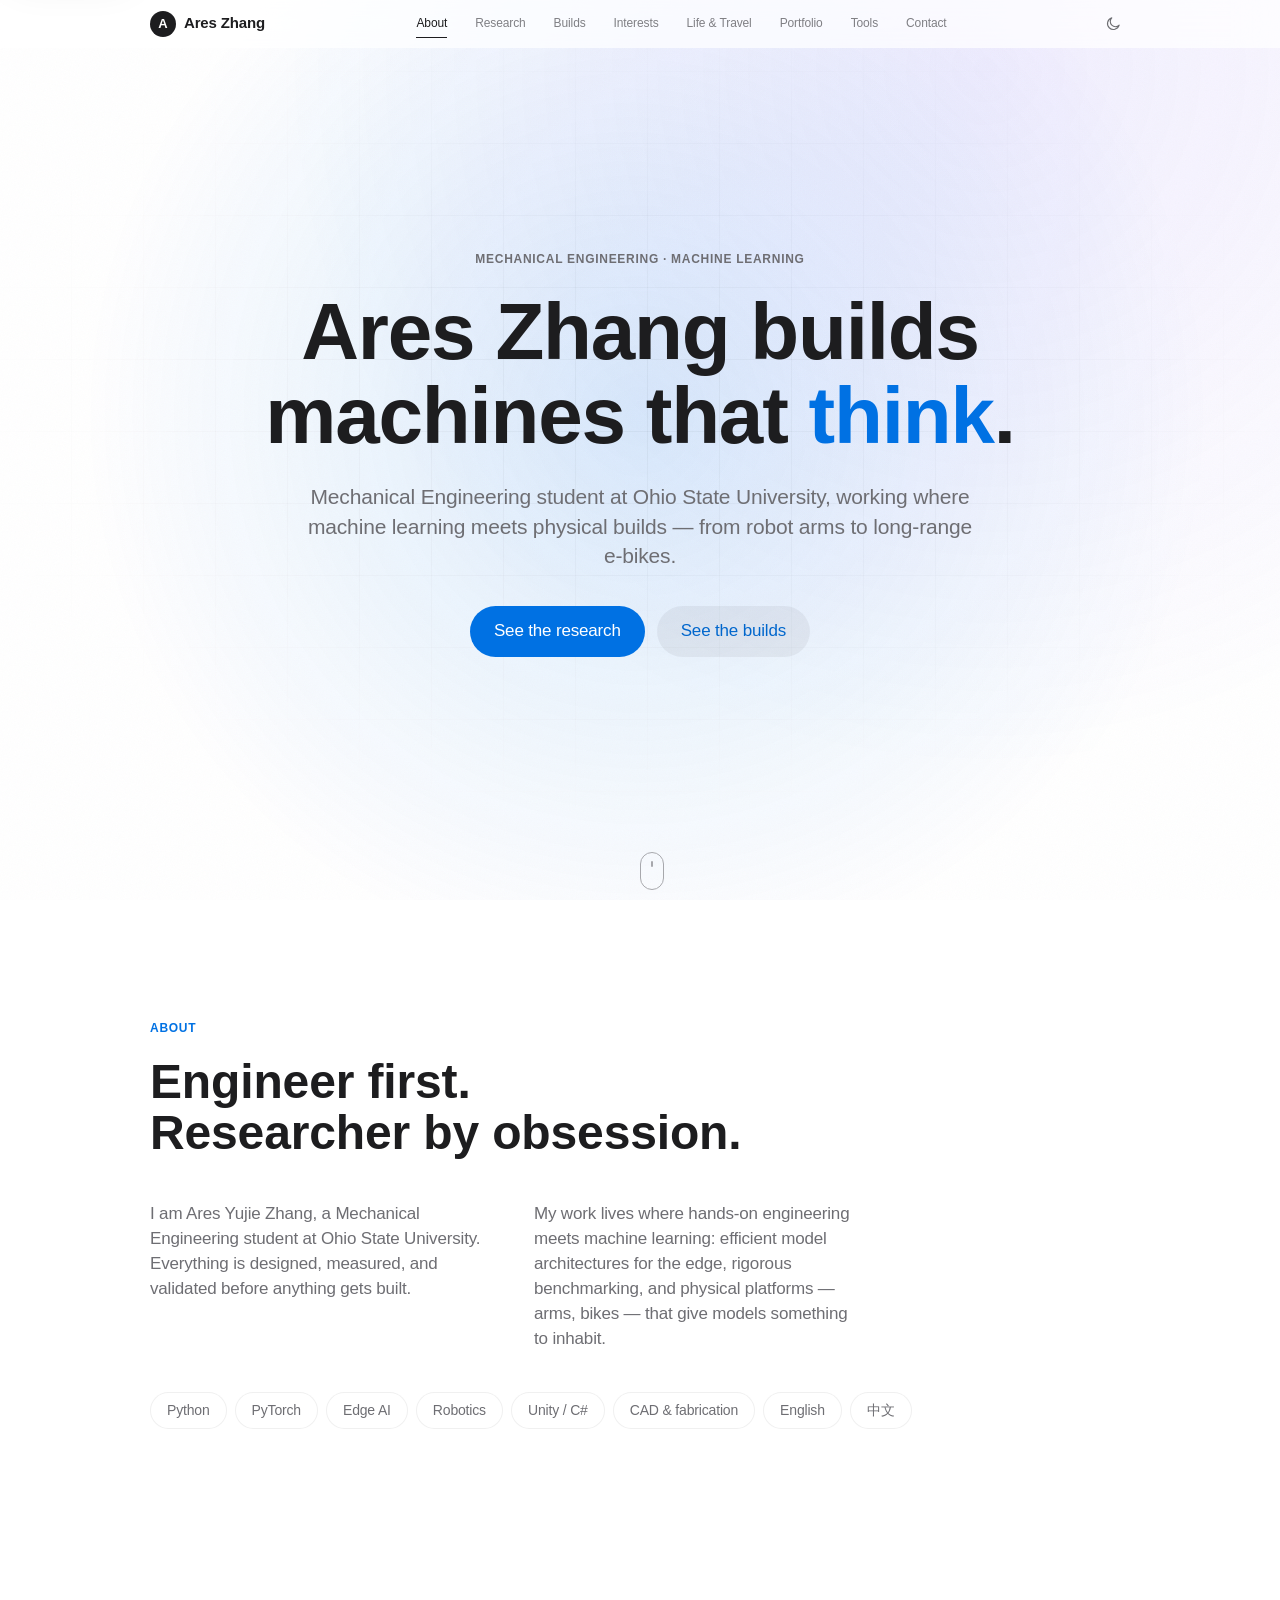
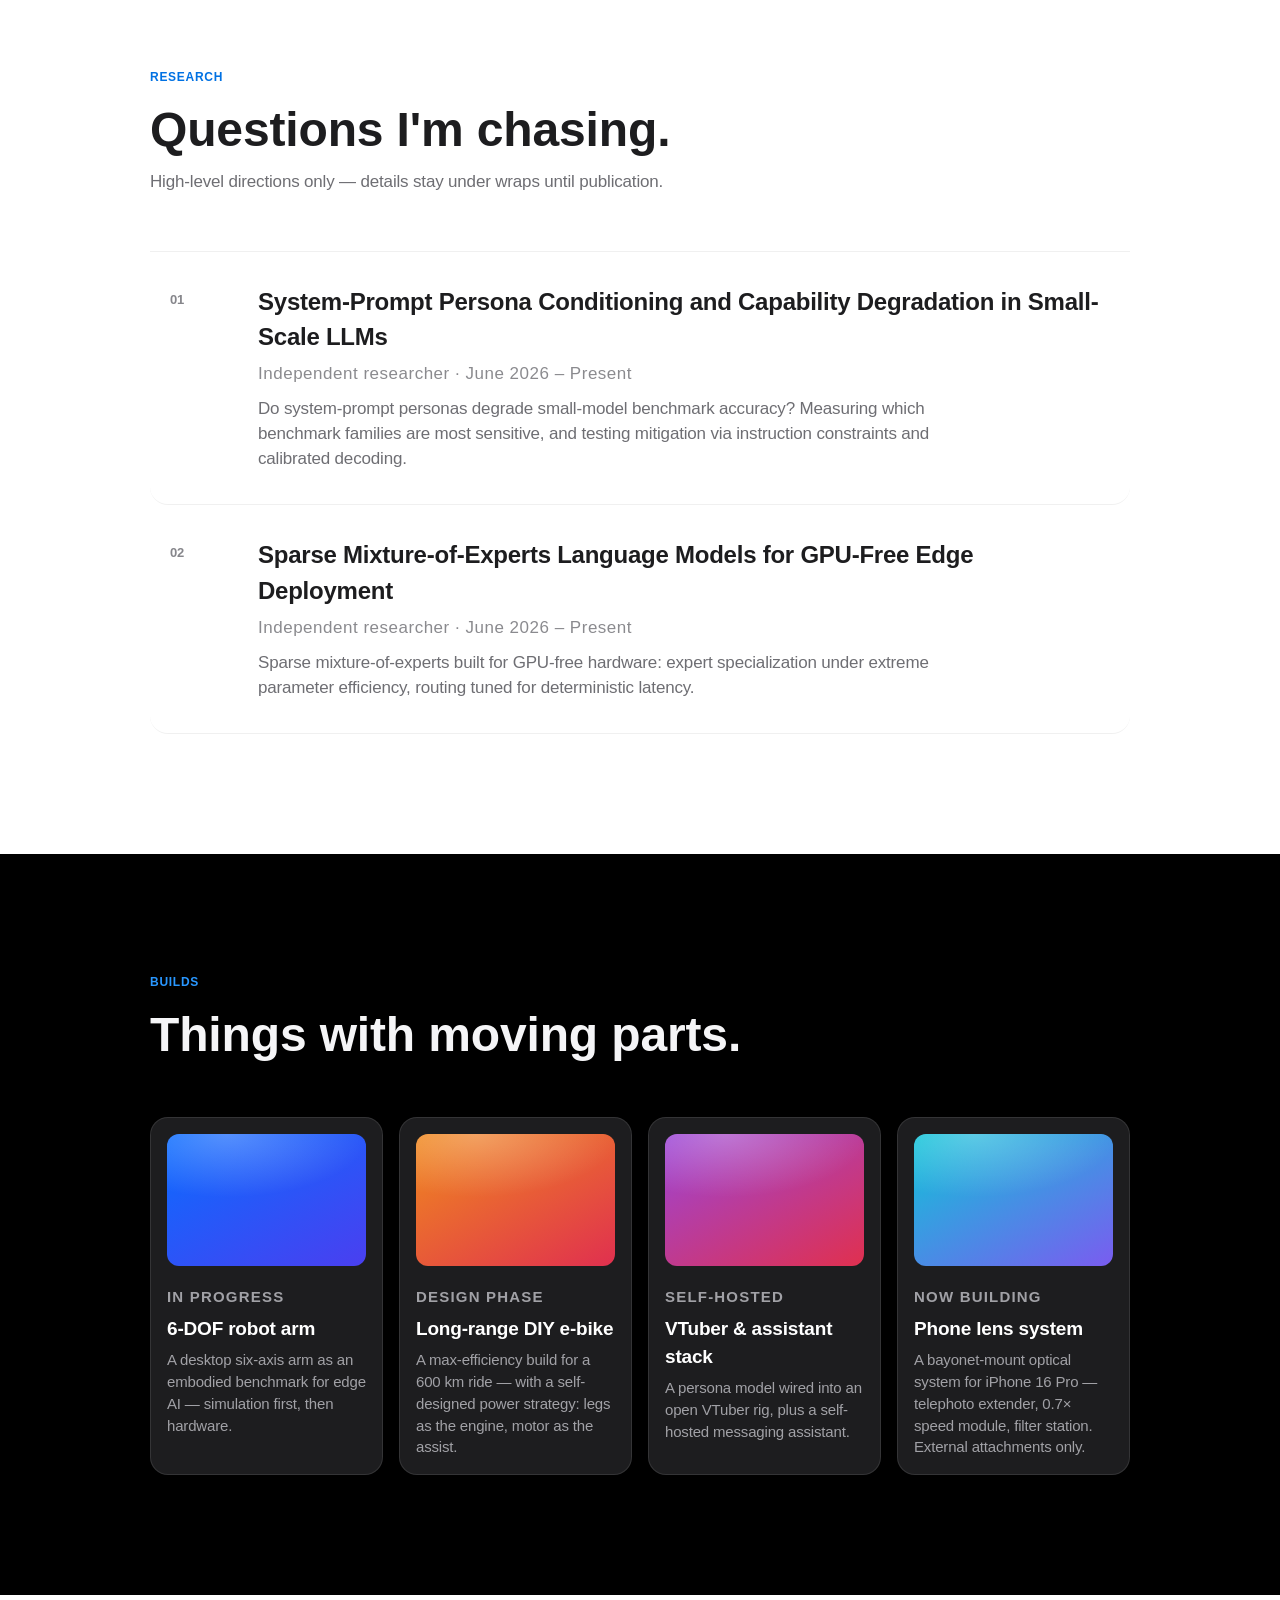
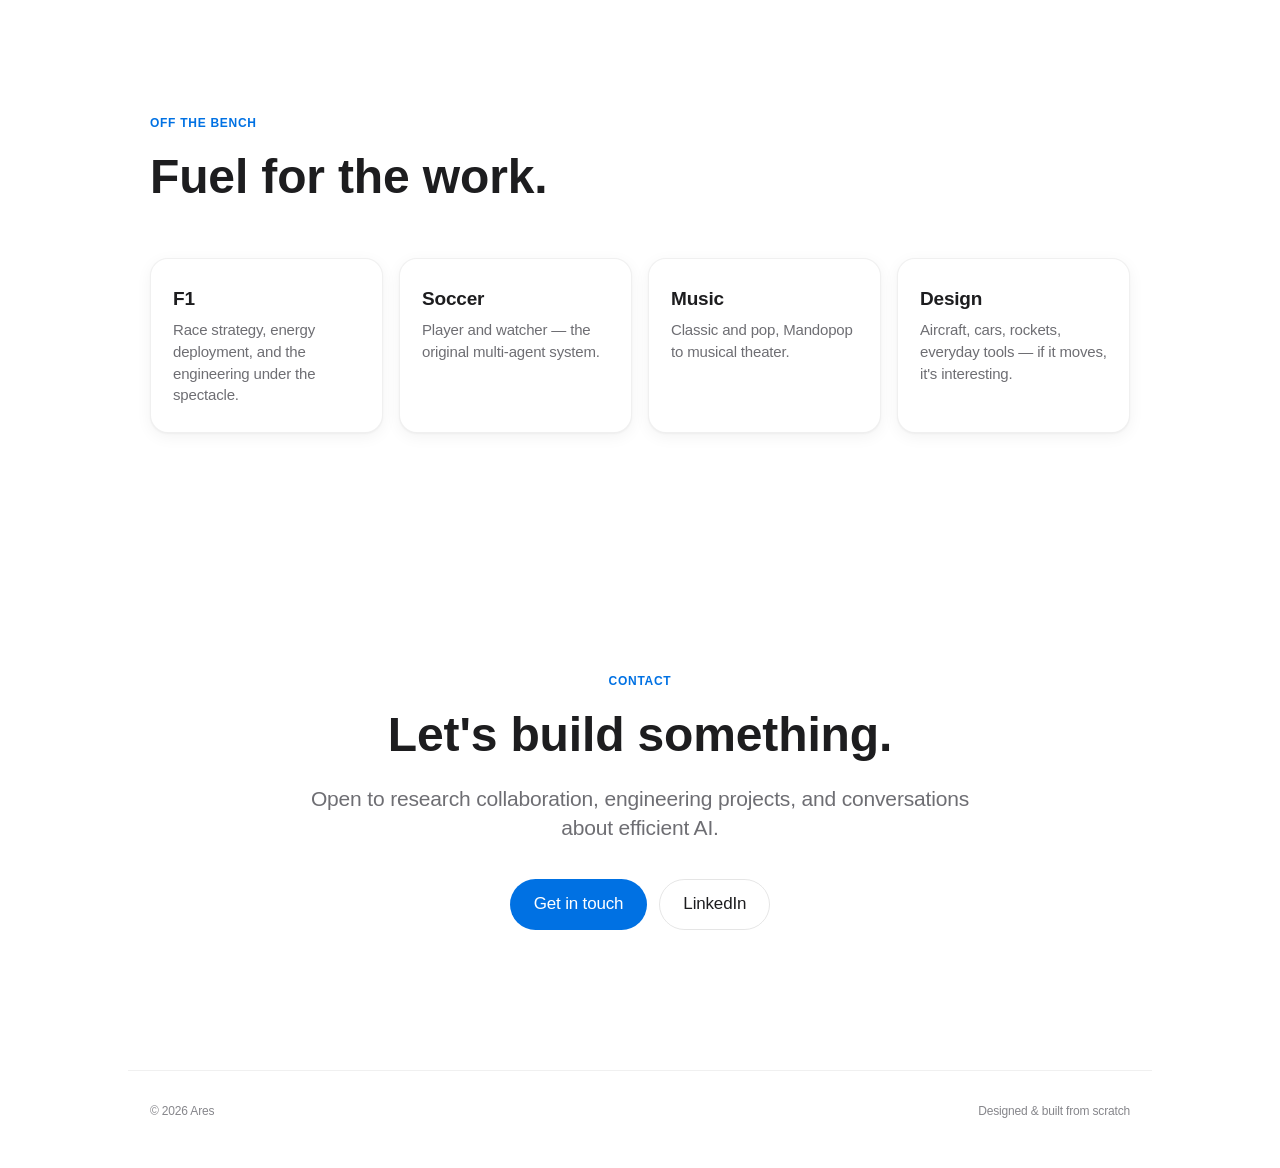
<file: index.html>
<!DOCTYPE html>
<html lang="en">
<head>
  <meta charset="UTF-8" />
  <meta name="viewport" content="width=device-width, initial-scale=1, viewport-fit=cover" />
  <title>Ares Yujie Zhang — Mechanical Engineering, Ohio State</title>
  <meta name="description" content="Ares Yujie Zhang — Mechanical Engineering student at Ohio State. Machine learning research, robotics, and hands-on engineering builds." />

  <meta name="color-scheme" content="light dark" />
  <meta name="theme-color" content="#ffffff" media="(prefers-color-scheme: light)" />
  <meta name="theme-color" content="#000000" media="(prefers-color-scheme: dark)" />

  <meta property="og:type" content="website" />
  <meta property="og:title" content="Ares Yujie Zhang — Mechanical Engineering, Ohio State" />
  <meta property="og:description" content="Mechanical Engineering at Ohio State. Self-hosted machine learning research, robotics, and hands-on engineering builds." />
  <meta name="twitter:card" content="summary_large_image" />

  <link rel="icon" href="data:image/svg+xml,%3Csvg xmlns='http://www.w3.org/2000/svg' viewBox='0 0 64 64'%3E%3Crect width='64' height='64' rx='15' fill='%231d1d1f'/%3E%3Ctext x='32' y='45' font-family='-apple-system,Helvetica,sans-serif' font-size='36' font-weight='600' fill='%23ffffff' text-anchor='middle'%3EA%3C/text%3E%3C/svg%3E" />

  <!-- Set theme before first paint to avoid a flash of the wrong surface. -->
  <script>
    (function () {
      try {
        var mode = localStorage.getItem("theme") || "auto";
        var dark = mode === "dark" || (mode === "auto" &&
          window.matchMedia("(prefers-color-scheme: dark)").matches);
        document.documentElement.classList.toggle("theme-dark", dark);
        document.documentElement.dataset.theme = mode;
      } catch (e) {}
    })();
  </script>

  <link rel="stylesheet" href="/styles.v3.css" />
  <noscript><style>.reveal{opacity:1 !important;transform:none !important}</style></noscript>
</head>
<body>
  <a class="skip-link" href="#main">Skip to content</a>

  <header class="nav" id="nav">
    <div class="nav-inner">
      <a class="brand" href="/portfolio/" aria-label="Ares Zhang — portfolio">
        <span class="brand-mark" aria-hidden="true">A</span>
        <span class="brand-name">Ares Zhang</span>
      </a>

      <nav class="nav-links" id="navLinks" aria-label="Primary">
        <a href="#about">About</a>
        <a href="#research">Research</a>
        <a href="#builds">Builds</a>
        <a href="#interests">Interests</a>
        <a href="/gallery/">Life &amp; Travel</a>
        <a href="/portfolio/">Portfolio</a>
        <a href="/tools/">Tools</a>
        <a href="#contact">Contact</a>
      </nav>

      <div class="nav-actions">
        <button class="icon-btn theme-toggle" id="themeToggle" type="button" aria-label="Toggle dark mode" aria-pressed="false">
          <svg class="icon-sun" viewBox="0 0 24 24" aria-hidden="true" focusable="false">
            <circle cx="12" cy="12" r="4.2"/>
            <g class="sun-rays"><path d="M12 2.4v2.6M12 19v2.6M4.8 4.8l1.9 1.9M17.3 17.3l1.9 1.9M2.4 12h2.6M19 12h2.6M4.8 19.2l1.9-1.9M17.3 6.7l1.9-1.9"/></g>
          </svg>
          <svg class="icon-moon" viewBox="0 0 24 24" aria-hidden="true" focusable="false">
            <path d="M20 14.4A8.4 8.4 0 1 1 9.6 4a6.9 6.9 0 0 0 10.4 10.4Z"/>
          </svg>
        </button>

        <button class="nav-toggle" id="navToggle" type="button" aria-label="Menu" aria-expanded="false" aria-controls="navLinks">
          <span aria-hidden="true"></span>
        </button>
      </div>
    </div>
  </header>
  <div class="nav-scrim" id="navScrim" hidden></div>

  <main id="main">
    <span id="top" class="anchor"></span>

    <!-- HERO -->
    <section class="hero" aria-labelledby="hero-title">
      <div class="hero-visual" id="heroVisual" aria-hidden="true">
        <span class="hero-glow"></span>
        <span class="hero-grid"></span>
        <span class="hero-noise"></span>
      </div>

      <div class="hero-inner">
        <p class="kicker reveal">Mechanical Engineering · Machine Learning</p>
        <h1 id="hero-title" class="reveal" style="--d:.08s">Ares Zhang builds<br />machines that <em>think</em>.</h1>
        <p class="lede reveal" style="--d:.16s">Mechanical Engineering student at Ohio State University, working where machine learning meets physical builds — from robot arms to long-range e-bikes.</p>
        <div class="hero-actions reveal" style="--d:.24s">
          <a class="btn primary" href="#research">See the research</a>
          <a class="btn ghost" href="#builds">See the builds</a>
        </div>
      </div>

      <a class="scroll-cue reveal" style="--d:.4s" href="#about" aria-label="Scroll down"><span aria-hidden="true"></span></a>
    </section>

    <!-- ABOUT -->
    <section id="about" class="section" aria-labelledby="about-title">
      <p class="section-label reveal">About</p>
      <h2 id="about-title" class="statement reveal">Engineer first.<br />Researcher by obsession.</h2>
      <div class="two-col">
        <p class="reveal">I am Ares Yujie Zhang, a Mechanical Engineering student at Ohio State University. Everything is designed, measured, and validated before anything gets built.</p>
        <p class="reveal" style="--d:.1s">My work lives where hands-on engineering meets machine learning: efficient model architectures for the edge, rigorous benchmarking, and physical platforms — arms, bikes — that give models something to inhabit.</p>
      </div>
      <ul class="tags reveal">
        <li>Python</li><li>PyTorch</li><li>Edge AI</li><li>Robotics</li><li>Unity / C#</li><li>CAD &amp; fabrication</li><li>English</li><li>中文</li>
      </ul>
    </section>

    <!-- RESEARCH -->
    <section id="research" class="section" aria-labelledby="research-title">
      <p class="section-label reveal">Research</p>
      <h2 id="research-title" class="reveal">Questions I'm chasing.</h2>
      <p class="section-sub reveal">High-level directions only — details stay under wraps until publication.</p>
      <div class="rows">
        <article class="row reveal">
          <div class="row-index" aria-hidden="true">01</div>
          <div>
            <h3>System-Prompt Persona Conditioning and Capability Degradation in Small-Scale LLMs</h3>
            <p class="row-meta">Independent researcher · June 2026 – Present</p>
            <p>Do system-prompt personas degrade small-model benchmark accuracy? Measuring which benchmark families are most sensitive, and testing mitigation via instruction constraints and calibrated decoding.</p>
          </div>
        </article>
        <article class="row reveal" style="--d:.08s">
          <div class="row-index" aria-hidden="true">02</div>
          <div>
            <h3>Sparse Mixture-of-Experts Language Models for GPU-Free Edge Deployment</h3>
            <p class="row-meta">Independent researcher · June 2026 – Present</p>
            <p>Sparse mixture-of-experts built for GPU-free hardware: expert specialization under extreme parameter efficiency, routing tuned for deterministic latency.</p>
          </div>
        </article>
      </div>
    </section>

    <!-- BUILDS (dark) -->
    <section id="builds" class="section dark" aria-labelledby="builds-title">
      <div class="section-inner">
        <p class="section-label reveal">Builds</p>
        <h2 id="builds-title" class="reveal">Things with moving parts.</h2>
        <div class="cards">
          <article class="card reveal">
            <div class="card-visual g1" aria-hidden="true"></div>
            <p class="card-kicker">In progress</p>
            <h3>6-DOF robot arm</h3>
            <p>A desktop six-axis arm as an embodied benchmark for edge AI — simulation first, then hardware.</p>
          </article>
          <article class="card reveal" style="--d:.08s">
            <div class="card-visual g2" aria-hidden="true"></div>
            <p class="card-kicker">Design phase</p>
            <h3>Long-range DIY e-bike</h3>
            <p>A max-efficiency build for a 600&nbsp;km ride — with a self-designed power strategy: legs as the engine, motor as the assist.</p>
          </article>
          <article class="card reveal" style="--d:.16s">
            <div class="card-visual g4" aria-hidden="true"></div>
            <p class="card-kicker">Self-hosted</p>
            <h3>VTuber &amp; assistant stack</h3>
            <p>A persona model wired into an open VTuber rig, plus a self-hosted messaging assistant.</p>
          </article>
          <article class="card reveal" style="--d:.24s">
            <div class="card-visual g5" aria-hidden="true"></div>
            <p class="card-kicker">Now building</p>
            <h3>Phone lens system</h3>
            <p>A bayonet-mount optical system for iPhone 16 Pro — telephoto extender, 0.7&times; speed module, filter station. External attachments only.</p>
          </article>
        </div>
      </div>
    </section>

    <!-- INTERESTS -->
    <section id="interests" class="section" aria-labelledby="interests-title">
      <p class="section-label reveal">Off the bench</p>
      <h2 id="interests-title" class="reveal">Fuel for the work.</h2>
      <ul class="interest-grid">
        <li class="reveal"><h3>F1</h3><p>Race strategy, energy deployment, and the engineering under the spectacle.</p></li>
        <li class="reveal" style="--d:.08s"><h3>Soccer</h3><p>Player and watcher — the original multi-agent system.</p></li>
        <li class="reveal" style="--d:.16s"><h3>Music</h3><p>Classic and pop, Mandopop to musical theater.</p></li>
        <li class="reveal" style="--d:.24s"><h3>Design</h3><p>Aircraft, cars, rockets, everyday tools — if it moves, it's interesting.</p></li>
      </ul>
    </section>

    <!-- CONTACT -->
    <section id="contact" class="section cta" aria-labelledby="contact-title">
      <p class="section-label reveal">Contact</p>
      <h2 id="contact-title" class="reveal">Let's build something.</h2>
      <p class="lede reveal">Open to research collaboration, engineering projects, and conversations about efficient AI.</p>
      <div class="contact-links reveal">
        <a class="btn primary" href="mailto:zhang.16040@osu.edu">Get in touch</a>
        <a class="btn ghost" href="https://www.linkedin.com/in/aresyujiezhang" target="_blank" rel="noopener">LinkedIn</a>
      </div>
    </section>
  </main>

  <footer class="footer">
    <span>© <span id="year">2026</span> Ares</span>
    <span>Designed &amp; built from scratch</span>
  </footer>

  <script src="/script.v3.js"></script>
</body>
</html>
</file>
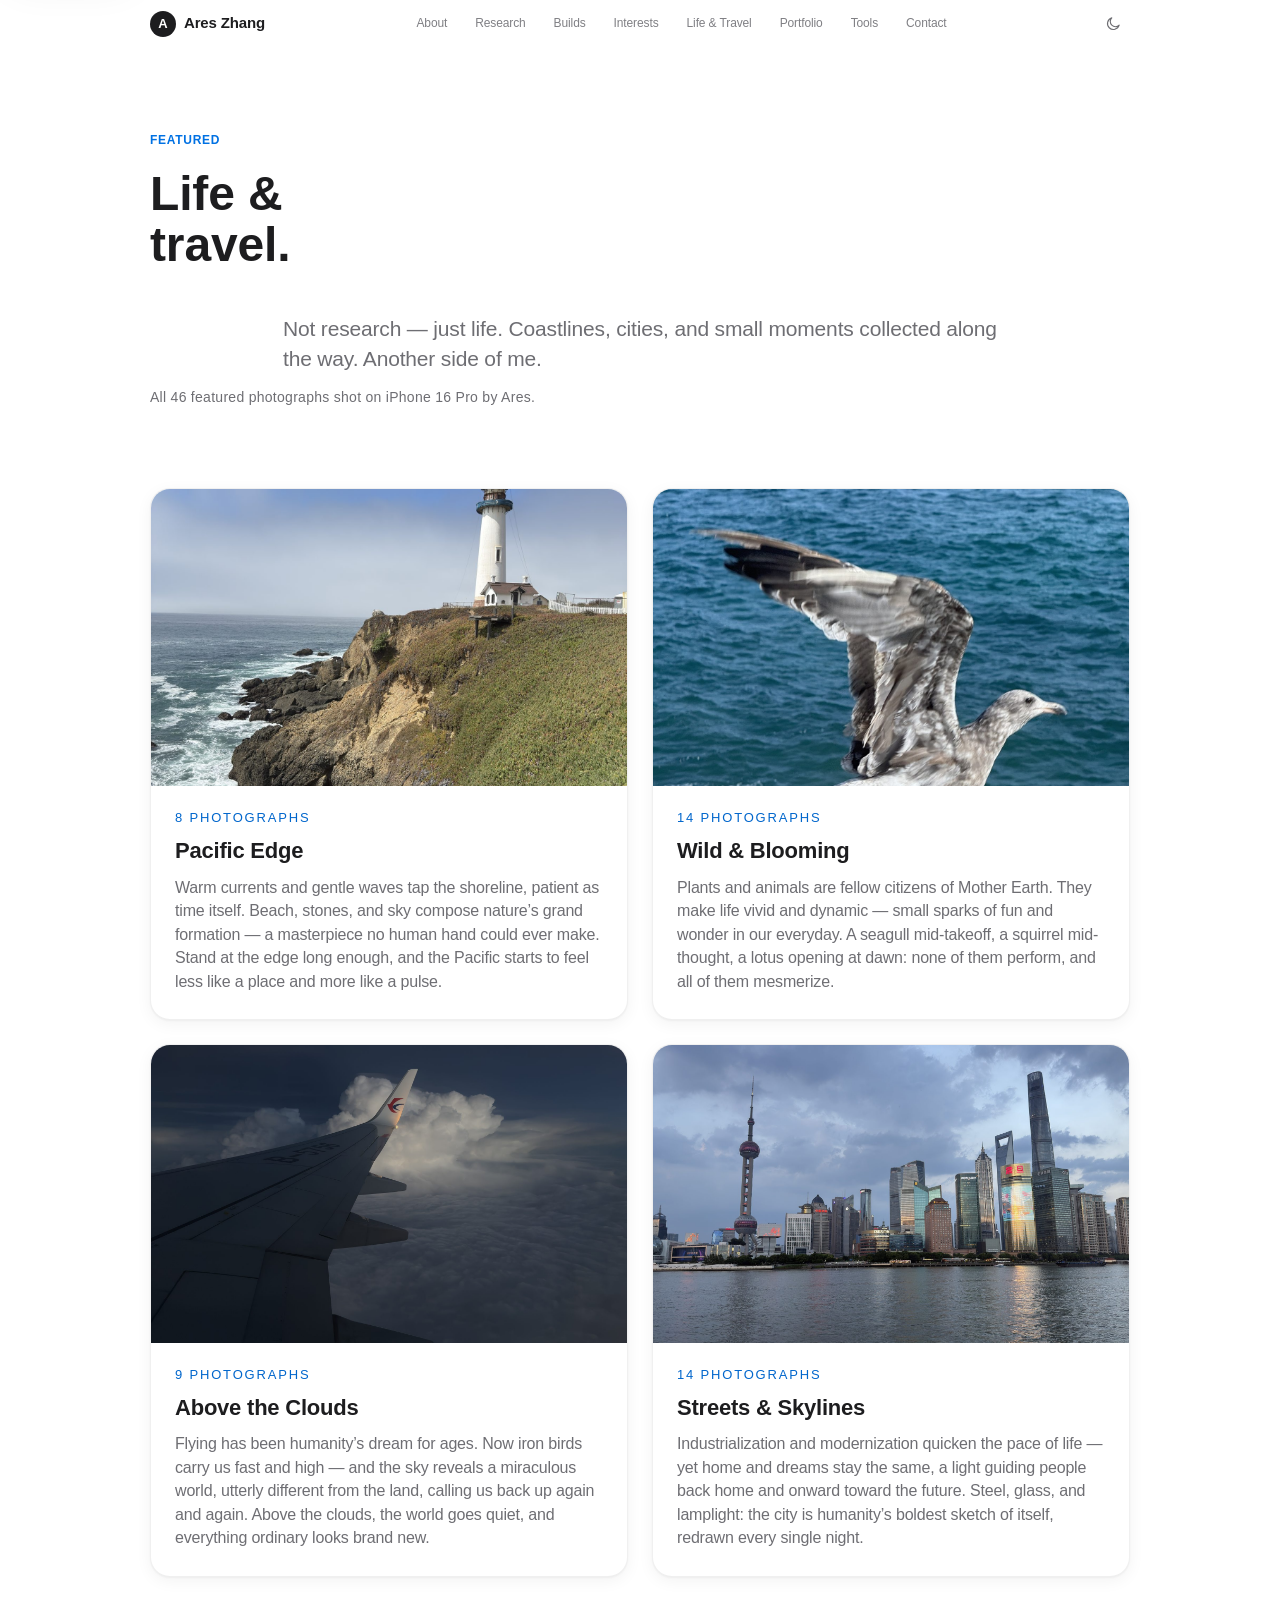
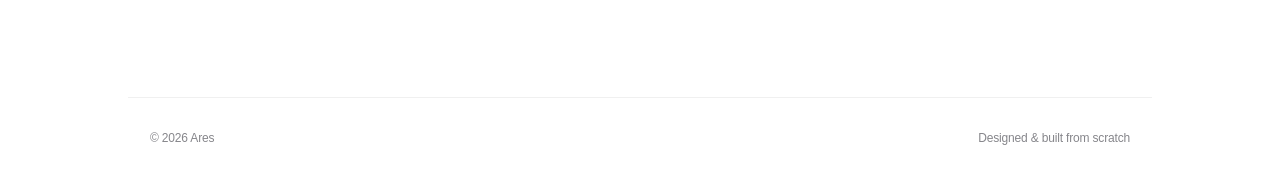
<file: gallery/index.html>
<!DOCTYPE html>
<html lang="en">
<head>
  <meta charset="UTF-8" />
  <meta name="viewport" content="width=device-width, initial-scale=1, viewport-fit=cover" />
  <title>Life &amp; Travel — Ares Yujie Zhang</title>
  <meta name="description" content="Featured photographs of life and travel by Ares Yujie Zhang — coastlines, cities, and small moments. All shot on iPhone 16 Pro." />

  <meta name="color-scheme" content="light dark" />
  <meta name="theme-color" content="#ffffff" media="(prefers-color-scheme: light)" />
  <meta name="theme-color" content="#000000" media="(prefers-color-scheme: dark)" />

  <meta property="og:type" content="website" />
  <meta property="og:title" content="Life & Travel — Ares" />
  <meta property="og:description" content="Featured photographs of life and travel — another side of Ares." />
  <meta name="twitter:card" content="summary_large_image" />

  <link rel="icon" href="data:image/svg+xml,%3Csvg xmlns='http://www.w3.org/2000/svg' viewBox='0 0 64 64'%3E%3Crect width='64' height='64' rx='15' fill='%231d1d1f'/%3E%3Ctext x='32' y='45' font-family='-apple-system,Helvetica,sans-serif' font-size='36' font-weight='600' fill='%23ffffff' text-anchor='middle'%3EA%3C/text%3E%3C/svg%3E" />

  <!-- Set theme before first paint to avoid a flash of the wrong surface. -->
  <script>
    (function () {
      try {
        var mode = localStorage.getItem("theme") || "auto";
        var dark = mode === "dark" ||
          (mode === "auto" && window.matchMedia("(prefers-color-scheme: dark)").matches);
        document.documentElement.classList.toggle("theme-dark", dark);
        document.documentElement.dataset.theme = mode;
      } catch (e) {}
    })();
  </script>

  <link rel="stylesheet" href="/styles.v3.css" />
  <noscript><style>.reveal{opacity:1 !important;transform:none !important}</style></noscript>
</head>
<body>
  <a class="skip-link" href="#main">Skip to content</a>

  <header class="nav" id="nav">
    <div class="nav-inner">
      <a class="brand" href="/" aria-label="Ares — home">
        <span class="brand-mark" aria-hidden="true">A</span>
        <span class="brand-name">Ares Zhang</span>
      </a>

      <nav class="nav-links" id="navLinks" aria-label="Primary">
        <a href="/#about">About</a>
        <a href="/#research">Research</a>
        <a href="/#builds">Builds</a>
        <a href="/#interests">Interests</a>
        <a href="/gallery/" class="active" aria-current="page">Life &amp; Travel</a>
        <a href="/portfolio/">Portfolio</a>
        <a href="/tools/">Tools</a>
        <a href="/#contact">Contact</a>
      </nav>

      <div class="nav-actions">
        <button class="icon-btn theme-toggle" id="themeToggle" type="button" aria-label="Toggle dark mode" aria-pressed="false">
          <svg class="icon-sun" viewBox="0 0 24 24" aria-hidden="true" focusable="false">
            <circle cx="12" cy="12" r="4.2"/>
            <g class="sun-rays"><path d="M12 2.4v2.6M12 19v2.6M4.8 4.8l1.9 1.9M17.3 17.3l1.9 1.9M2.4 12h2.6M19 12h2.6M4.8 19.2l1.9-1.9M17.3 6.7l1.9-1.9"/></g>
          </svg>
          <svg class="icon-moon" viewBox="0 0 24 24" aria-hidden="true" focusable="false">
            <path d="M20 14.4A8.4 8.4 0 1 1 9.6 4a6.9 6.9 0 0 0 10.4 10.4Z"/>
          </svg>
        </button>

        <button class="nav-toggle" id="navToggle" type="button" aria-label="Menu" aria-expanded="false" aria-controls="navLinks">
          <span aria-hidden="true"></span>
        </button>
      </div>
    </div>
  </header>
  <div class="nav-scrim" id="navScrim" hidden></div>

  <main id="main">
    <section class="section" aria-labelledby="gallery-title" style="padding-top: calc(var(--nav-h) + 84px); padding-bottom: 72px;">
      <p class="section-label reveal">Featured</p>
      <h2 id="gallery-title" class="statement reveal">Life &amp;<br />travel.</h2>
      <p class="lede reveal" style="--d:.1s">Not research — just life. Coastlines, cities, and small moments collected along the way. Another side of me.</p>
      <p class="gallery-credit reveal" style="--d:.18s">All 46 featured photographs shot on iPhone&nbsp;16&nbsp;Pro by Ares.</p>
    </section>

    <section class="section" aria-label="Collections" style="padding-top: 0;">
      <div class="collections">
        <a class="collection-card reveal" href="/gallery/pacific-edge/">
          <img src="/photos/25-08-14-14-17-40-3500.jpg" alt="Lighthouse on the California coast, photograph by Ares" loading="lazy" decoding="async">
          <div class="cc-body">
            <p class="cc-count">8 photographs</p>
            <h3>Pacific Edge</h3>
            <p>Warm currents and gentle waves tap the shoreline, patient as time itself. Beach, stones, and sky compose nature’s grand formation — a masterpiece no human hand could ever make. Stand at the edge long enough, and the Pacific starts to feel less like a place and more like a pulse.</p>
          </div>
        </a>
        <a class="collection-card reveal" style="--d:.8s" href="/gallery/wild-blooming/">
          <img src="/photos/25-08-15-19-39-32-3598.jpg" alt="Seagull taking flight, photograph by Ares" loading="lazy" decoding="async">
          <div class="cc-body">
            <p class="cc-count">14 photographs</p>
            <h3>Wild &amp; Blooming</h3>
            <p>Plants and animals are fellow citizens of Mother Earth. They make life vivid and dynamic — small sparks of fun and wonder in our everyday. A seagull mid-takeoff, a squirrel mid-thought, a lotus opening at dawn: none of them perform, and all of them mesmerize.</p>
          </div>
        </a>
        <a class="collection-card reveal" style="--d:.16s" href="/gallery/above-the-clouds/">
          <img src="/photos/25-08-10-07-28-49-0070.jpg" alt="Airplane wing above the clouds at night, photograph by Ares" loading="lazy" decoding="async">
          <div class="cc-body">
            <p class="cc-count">9 photographs</p>
            <h3>Above the Clouds</h3>
            <p>Flying has been humanity’s dream for ages. Now iron birds carry us fast and high — and the sky reveals a miraculous world, utterly different from the land, calling us back up again and again. Above the clouds, the world goes quiet, and everything ordinary looks brand new.</p>
          </div>
        </a>
        <a class="collection-card reveal" style="--d:.24s" href="/gallery/streets-skylines/">
          <img src="/photos/26-07-15-06-46-21-6551.jpg" alt="City skyline across the water, photograph by Ares" loading="lazy" decoding="async">
          <div class="cc-body">
            <p class="cc-count">14 photographs</p>
            <h3>Streets &amp; Skylines</h3>
            <p>Industrialization and modernization quicken the pace of life — yet home and dreams stay the same, a light guiding people back home and onward toward the future. Steel, glass, and lamplight: the city is humanity’s boldest sketch of itself, redrawn every single night.</p>
          </div>
        </a>
      </div>
    </section>
  </main>

  <footer class="footer">
    <span>© <span id="year">2026</span> Ares</span>
    <span>Designed &amp; built from scratch</span>
  </footer>

  <script src="/script.v3.js"></script>

</body>
</html>
</file>
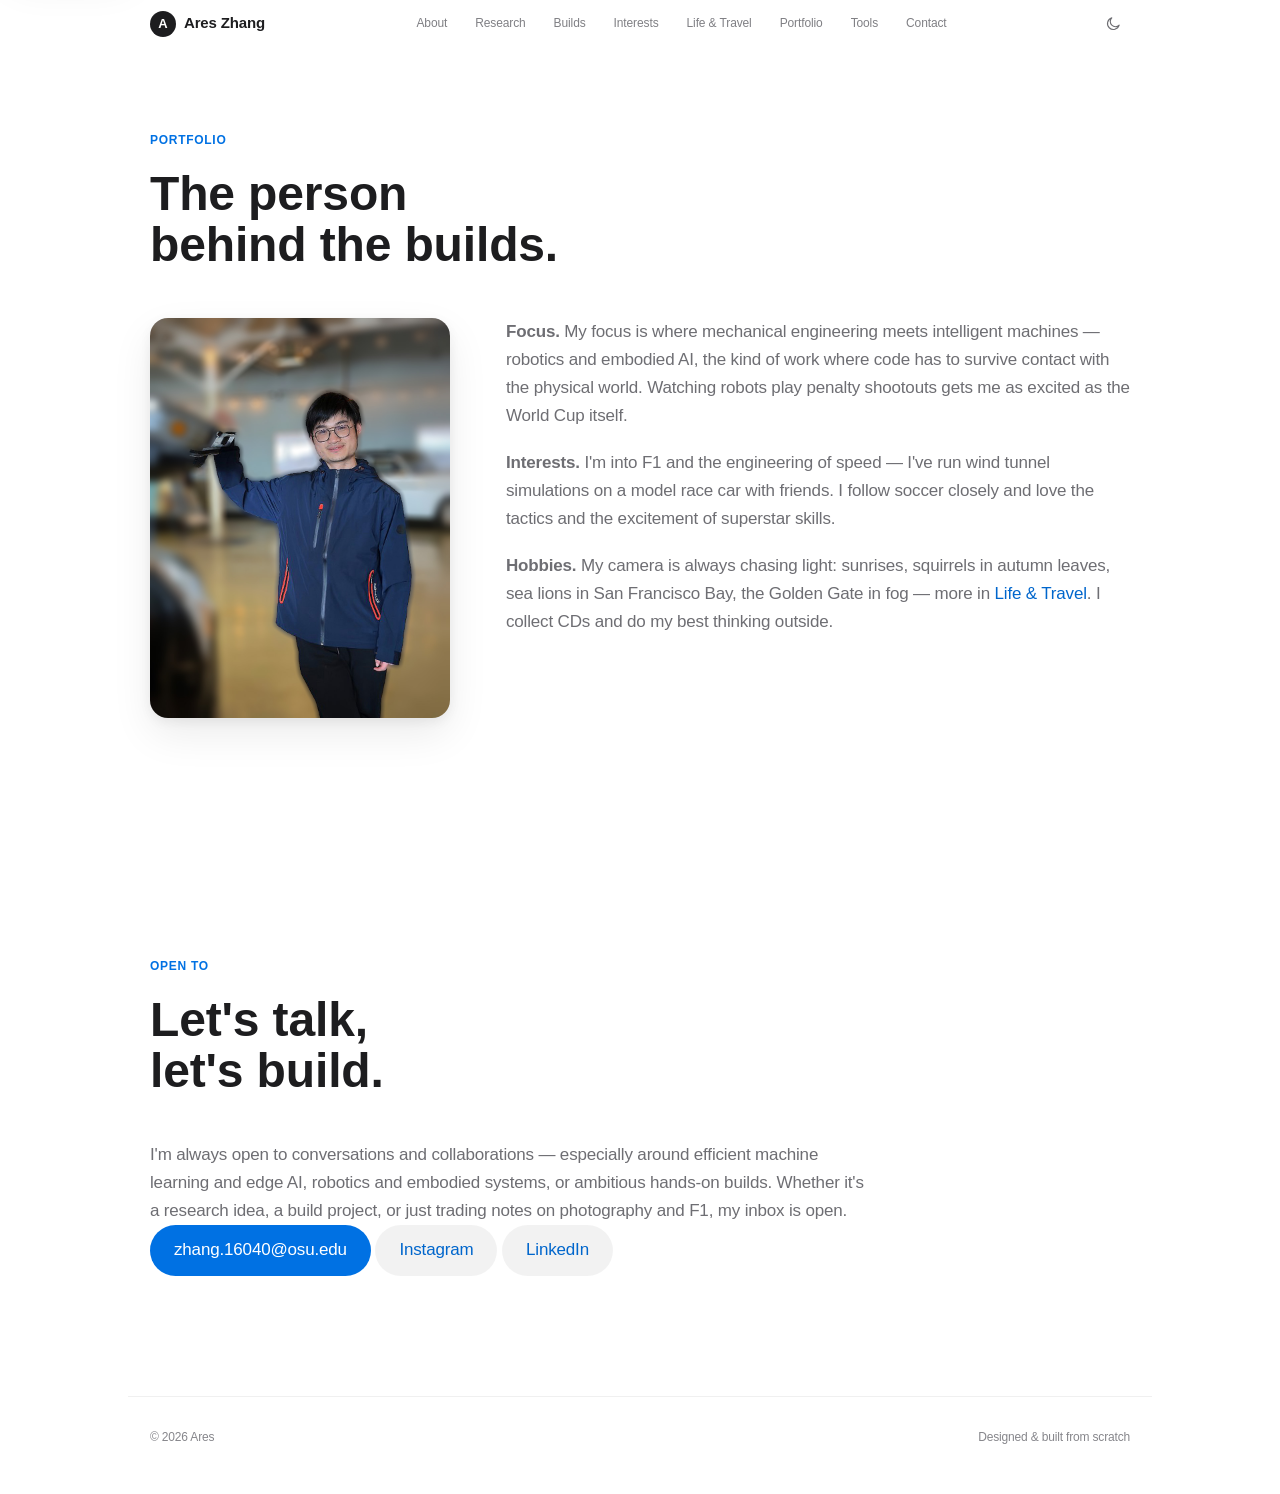
<file: portfolio/index.html>
<!DOCTYPE html>
<html lang="en">
<head>
  <meta charset="UTF-8" />
  <meta name="viewport" content="width=device-width, initial-scale=1, viewport-fit=cover" />
  <title>Portfolio — Ares Yujie Zhang</title>
  <meta name="description" content="More about Ares Yujie Zhang — Mechanical Engineering student at Ohio State, machine learning researcher, builder, and photographer. Open to collaboration and conversations." />

  <meta name="color-scheme" content="light dark" />
  <meta name="theme-color" content="#ffffff" media="(prefers-color-scheme: light)" />
  <meta name="theme-color" content="#000000" media="(prefers-color-scheme: dark)" />

  <meta property="og:type" content="website" />
  <meta property="og:title" content="Portfolio — Ares Yujie Zhang" />
  <meta property="og:description" content="More about Ares — engineer, researcher, builder, photographer." />
  <meta property="og:image" content="/photos/ares-portrait.jpg" />
  <meta name="twitter:card" content="summary_large_image" />

  <link rel="icon" href="data:image/svg+xml,%3Csvg xmlns='http://www.w3.org/2000/svg' viewBox='0 0 64 64'%3E%3Crect width='64' height='64' rx='15' fill='%231d1d1f'/%3E%3Ctext x='32' y='45' font-family='-apple-system,Helvetica,sans-serif' font-size='36' font-weight='600' fill='%23ffffff' text-anchor='middle'%3EA%3C/text%3E%3C/svg%3E" />

  <!-- Set theme before first paint to avoid a flash of the wrong surface. -->
  <script>
    (function () {
      try {
        var mode = localStorage.getItem("theme") || "auto";
        var dark = mode === "dark" ||
          (mode === "auto" && window.matchMedia("(prefers-color-scheme: dark)").matches);
        document.documentElement.classList.toggle("theme-dark", dark);
        document.documentElement.dataset.theme = mode;
      } catch (e) {}
    })();
  </script>

  <link rel="stylesheet" href="/styles.v3.css" />
  <noscript><style>.reveal{opacity:1 !important;transform:none !important}</style></noscript>
</head>
<body>
  <a class="skip-link" href="#main">Skip to content</a>

  <header class="nav" id="nav">
    <div class="nav-inner">
      <a class="brand" href="/" aria-label="Ares — home">
        <span class="brand-mark" aria-hidden="true">A</span>
        <span class="brand-name">Ares Zhang</span>
      </a>

      <nav class="nav-links" id="navLinks" aria-label="Primary">
        <a href="/#about">About</a>
        <a href="/#research">Research</a>
        <a href="/#builds">Builds</a>
        <a href="/#interests">Interests</a>
        <a href="/gallery/">Life &amp; Travel</a>
        <a href="/portfolio/" class="active" aria-current="page">Portfolio</a>
        <a href="/tools/">Tools</a>
        <a href="/#contact">Contact</a>
      </nav>

      <div class="nav-actions">
        <button class="icon-btn theme-toggle" id="themeToggle" type="button" aria-label="Toggle dark mode" aria-pressed="false">
          <svg class="icon-sun" viewBox="0 0 24 24" aria-hidden="true" focusable="false">
            <circle cx="12" cy="12" r="4.2"/>
            <g class="sun-rays"><path d="M12 2.4v2.6M12 19v2.6M4.8 4.8l1.9 1.9M17.3 17.3l1.9 1.9M2.4 12h2.6M19 12h2.6M4.8 19.2l1.9-1.9M17.3 6.7l1.9-1.9"/></g>
          </svg>
          <svg class="icon-moon" viewBox="0 0 24 24" aria-hidden="true" focusable="false">
            <path d="M20 14.4A8.4 8.4 0 1 1 9.6 4a6.9 6.9 0 0 0 10.4 10.4Z"/>
          </svg>
        </button>

        <button class="nav-toggle" id="navToggle" type="button" aria-label="Menu" aria-expanded="false" aria-controls="navLinks">
          <span aria-hidden="true"></span>
        </button>
      </div>
    </div>
  </header>
  <div class="nav-scrim" id="navScrim" hidden></div>

  <main id="main">
    <span id="top" class="anchor"></span>

    <!-- PORTFOLIO -->
    <section class="section" aria-labelledby="portfolio-title" style="padding-top: calc(var(--nav-h) + 84px);">
      <p class="section-label reveal">Portfolio</p>
      <h1 id="portfolio-title" class="statement reveal">The person<br />behind the builds.</h1>

      <div class="portfolio-grid">
        <div class="portfolio-photo reveal">
          <img src="/photos/ares-portrait.jpg" alt="Portrait of Ares" fetchpriority="high" decoding="async" />
        </div>
        <div class="portfolio-bio">
          <p class="reveal"><strong>Focus.</strong> My focus is where mechanical engineering meets intelligent machines — robotics and embodied AI, the kind of work where code has to survive contact with the physical world. Watching robots play penalty shootouts gets me as excited as the World Cup itself.</p>
          <p class="reveal" style="--d:.08s"><strong>Interests.</strong> I'm into F1 and the engineering of speed — I've run wind tunnel simulations on a model race car with friends. I follow soccer closely and love the tactics and the excitement of superstar skills.</p>
          <p class="reveal" style="--d:.16s"><strong>Hobbies.</strong> My camera is always chasing light: sunrises, squirrels in autumn leaves, sea lions in San Francisco Bay, the Golden Gate in fog — more in <a href="/gallery/">Life &amp; Travel</a>. I collect CDs and do my best thinking outside.</p>
        </div>
      </div>
    </section>

    <!-- OPEN TO -->
    <section class="section" aria-labelledby="open-title">
      <p class="section-label reveal">Open to</p>
      <h2 id="open-title" class="statement reveal">Let's talk,<br />let's build.</h2>
      <div class="portfolio-bio" style="max-width: 720px;">
        <p class="reveal">I'm always open to conversations and collaborations — especially around efficient machine learning and edge AI, robotics and embodied systems, or ambitious hands-on builds. Whether it's a research idea, a build project, or just trading notes on photography and F1, my inbox is open.</p>
      </div>
      <div class="contact-links reveal">
        <a class="btn primary" href="mailto:zhang.16040@osu.edu">zhang.16040@osu.edu</a>
        <a class="btn ghost" href="https://www.instagram.com/aresyujie" target="_blank" rel="noopener">Instagram</a>
        <a class="btn ghost" href="https://www.linkedin.com/in/aresyujiezhang" target="_blank" rel="noopener">LinkedIn</a>
      </div>
    </section>
  </main>

  <footer class="footer">
    <span>© <span id="year">2026</span> Ares</span>
    <span>Designed &amp; built from scratch</span>
  </footer>

  <script src="/script.v3.js"></script>

</body>
</html>
</file>
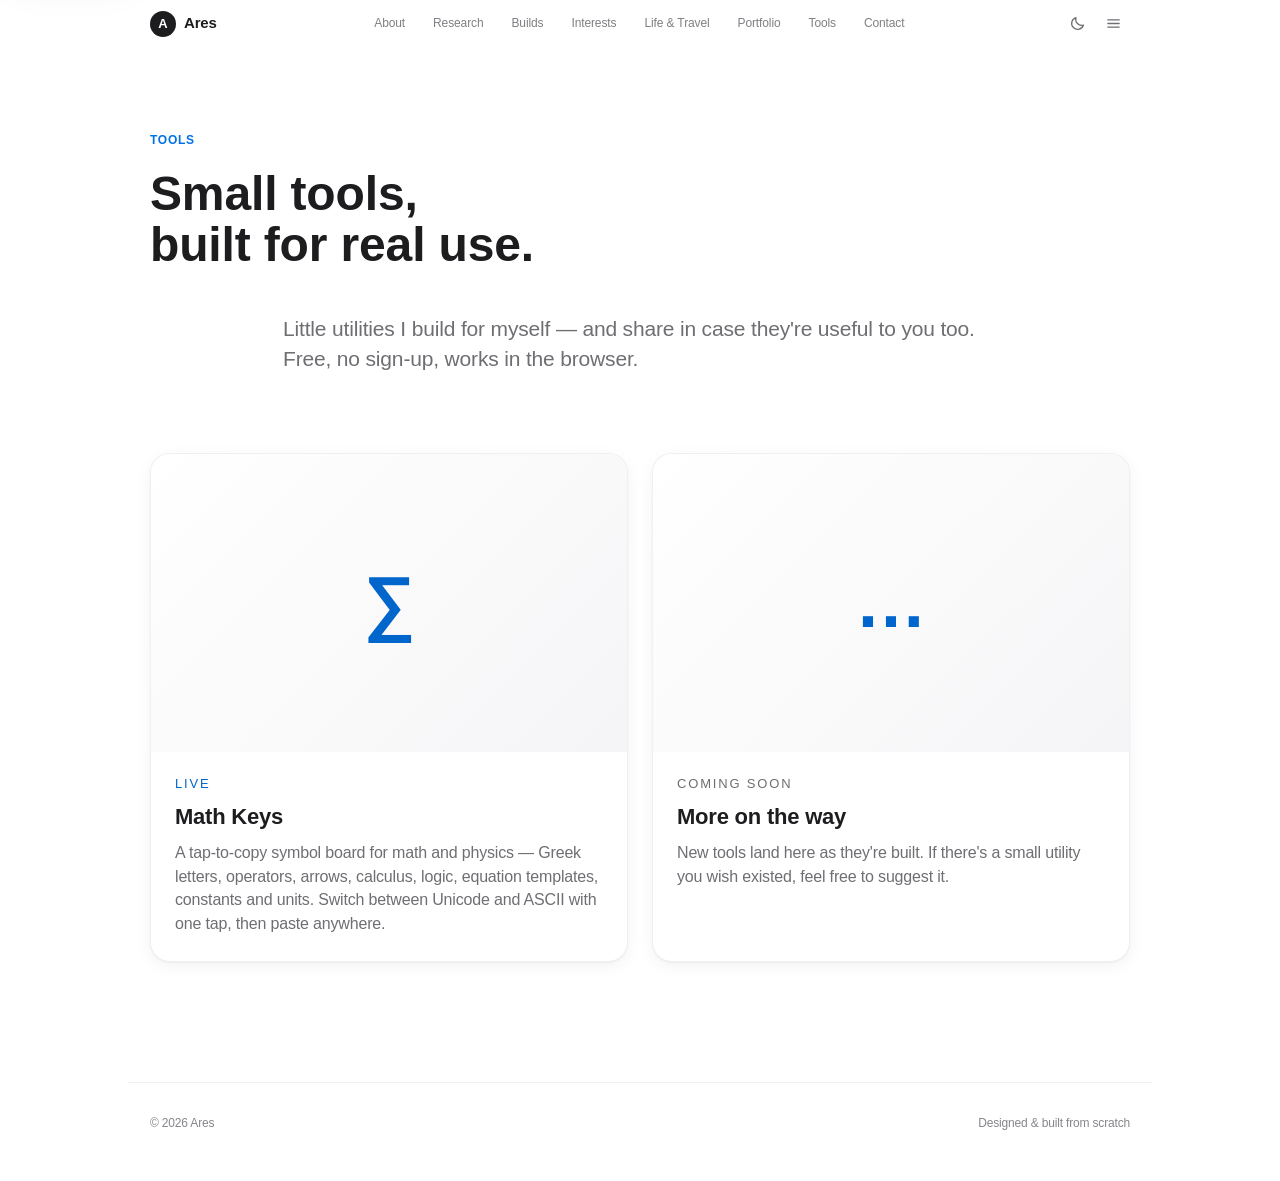
<file: tools/index.html>
<!DOCTYPE html>
<html lang="en">
<head>
  <meta charset="UTF-8" />
  <meta name="viewport" content="width=device-width, initial-scale=1, viewport-fit=cover" />
  <title>Tools — Ares Yujie Zhang</title>
  <meta name="description" content="Small, useful tools built by Ares Yujie Zhang — starting with Math Keys, a tap-to-copy symbol board for math and physics." />

  <meta name="color-scheme" content="light dark" />
  <meta name="theme-color" content="#ffffff" media="(prefers-color-scheme: light)" />
  <meta name="theme-color" content="#000000" media="(prefers-color-scheme: dark)" />

  <meta property="og:type" content="website" />
  <meta property="og:title" content="Tools — Ares Yujie Zhang" />
  <meta property="og:description" content="Small, useful tools built by Ares." />
  <meta name="twitter:card" content="summary" />

  <link rel="icon" href="data:image/svg+xml,%3Csvg xmlns='http://www.w3.org/2000/svg' viewBox='0 0 64 64'%3E%3Crect width='64' height='64' rx='15' fill='%231d1d1f'/%3E%3Ctext x='32' y='45' font-family='-apple-system,Helvetica,sans-serif' font-size='36' font-weight='600' fill='%23ffffff' text-anchor='middle'%3EA%3C/text%3E%3C/svg%3E" />

  <!-- Set theme before first paint to avoid a flash of the wrong surface. -->
  <script>
    (function () {
      try {
        var mode = localStorage.getItem("theme") || "auto";
        var dark = mode === "dark" ||
          (mode === "auto" && window.matchMedia("(prefers-color-scheme: dark)").matches);
        document.documentElement.classList.toggle("theme-dark", dark);
        document.documentElement.dataset.theme = mode;
      } catch (e) {}
    })();
  </script>

  <link rel="stylesheet" href="/styles.v3.css" />
  <noscript><style>.reveal{opacity:1 !important;transform:none !important}</style></noscript>
  <style>
    .tool-icon {
      display: flex; align-items: center; justify-content: center;
      aspect-ratio: 16 / 10;
      font-size: 72px; font-weight: 600;
      background: linear-gradient(135deg, var(--surface), var(--bg-alt));
      color: var(--accent-ink);
      user-select: none;
    }
    .tool-soon { opacity: .55; }
    .tool-soon .cc-count { color: var(--ink-2); }
  </style>
</head>
<body>
  <a class="skip-link" href="#main">Skip to content</a>

  <header class="nav" id="nav">
    <div class="nav-inner">
      <a class="brand" href="/" aria-label="Ares — home">
        <span class="brand-mark" aria-hidden="true">A</span>
        <span class="brand-name">Ares</span>
      </a>

      <nav class="nav-links" id="navLinks" aria-label="Primary">
        <a href="/#about">About</a>
        <a href="/#research">Research</a>
        <a href="/#builds">Builds</a>
        <a href="/#interests">Interests</a>
        <a href="/gallery/">Life &amp; Travel</a>
        <a href="/portfolio/">Portfolio</a>
        <a href="/tools/" class="active" aria-current="page">Tools</a>
        <a href="/#contact">Contact</a>
      </nav>

      <div class="nav-actions">
        <button class="icon-btn theme-toggle" id="themeToggle" type="button" aria-label="Toggle dark mode" aria-pressed="false">
          <svg class="icon-sun" viewBox="0 0 24 24" aria-hidden="true" focusable="false">
            <circle cx="12" cy="12" r="4.2" fill="none" stroke="currentColor" stroke-width="1.8"/>
            <g stroke="currentColor" stroke-width="1.8" stroke-linecap="round">
              <line x1="12" y1="2.5" x2="12" y2="5.5"/><line x1="12" y1="18.5" x2="12" y2="21.5"/>
              <line x1="2.5" y1="12" x2="5.5" y2="12"/><line x1="18.5" y1="12" x2="21.5" y2="12"/>
              <line x1="5.2" y1="5.2" x2="7.3" y2="7.3"/><line x1="16.7" y1="16.7" x2="18.8" y2="18.8"/>
              <line x1="5.2" y1="18.8" x2="7.3" y2="16.7"/><line x1="16.7" y1="7.3" x2="18.8" y2="5.2"/>
            </g>
          </svg>
          <svg class="icon-moon" viewBox="0 0 24 24" aria-hidden="true" focusable="false">
            <path d="M20.4 14.2A8.5 8.5 0 0 1 9.8 3.6a8.5 8.5 0 1 0 10.6 10.6Z" fill="none" stroke="currentColor" stroke-width="1.8" stroke-linejoin="round"/>
          </svg>
        </button>
        <button class="icon-btn menu-toggle" id="navToggle" type="button" aria-label="Open menu" aria-expanded="false" aria-controls="navLinks">
          <svg viewBox="0 0 24 24" aria-hidden="true" focusable="false">
            <g stroke="currentColor" stroke-width="1.8" stroke-linecap="round">
              <line x1="4" y1="7" x2="20" y2="7"/><line x1="4" y1="12" x2="20" y2="12"/><line x1="4" y1="17" x2="20" y2="17"/>
            </g>
          </svg>
        </button>
      </div>
    </div>
  </header>
  <div class="nav-scrim" id="navScrim" hidden></div>

  <main id="main">
    <span id="top" class="anchor"></span>

    <section class="section" aria-labelledby="tools-title" style="padding-top: calc(var(--nav-h) + 84px); padding-bottom: 72px;">
      <p class="section-label reveal">Tools</p>
      <h1 id="tools-title" class="statement reveal">Small tools,<br />built for real use.</h1>
      <p class="lede reveal" style="--d:.1s">Little utilities I build for myself — and share in case they're useful to you too. Free, no sign-up, works in the browser.</p>
    </section>

    <section class="section" aria-label="Tools" style="padding-top: 0;">
      <div class="collections">
        <a class="collection-card reveal" href="/tools/math/">
          <div class="tool-icon" aria-hidden="true">∑</div>
          <div class="cc-body">
            <p class="cc-count">Live</p>
            <h3>Math Keys</h3>
            <p>A tap-to-copy symbol board for math and physics — Greek letters, operators, arrows, calculus, logic, equation templates, constants and units. Switch between Unicode and ASCII with one tap, then paste anywhere.</p>
          </div>
        </a>
        <div class="collection-card tool-soon reveal" style="--d:.08s" aria-disabled="true">
          <div class="tool-icon" aria-hidden="true">…</div>
          <div class="cc-body">
            <p class="cc-count">Coming soon</p>
            <h3>More on the way</h3>
            <p>New tools land here as they're built. If there's a small utility you wish existed, feel free to suggest it.</p>
          </div>
        </div>
      </div>
    </section>
  </main>

  <footer class="footer">
    <span>© <span id="year">2026</span> Ares</span>
    <span>Designed &amp; built from scratch</span>
  </footer>

  <script src="/script.v3.js"></script>

</body>
</html>
</file>
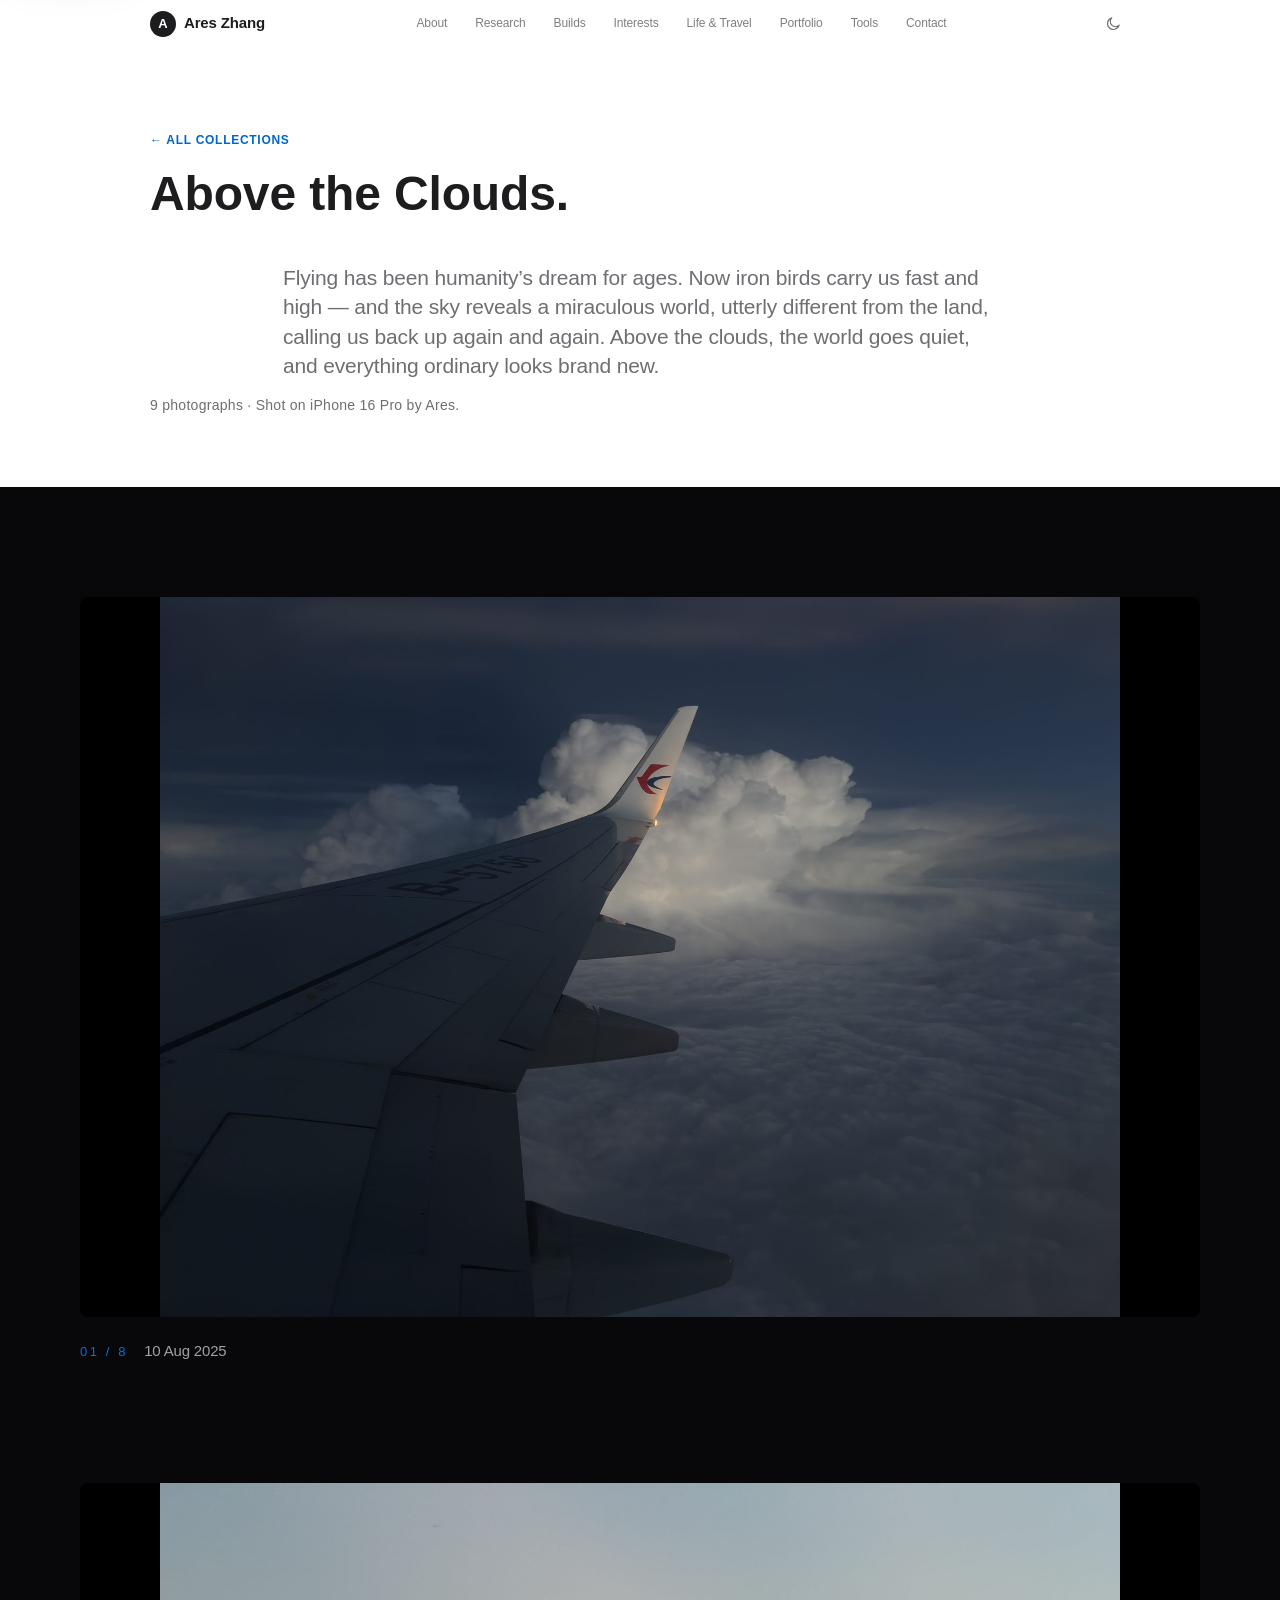
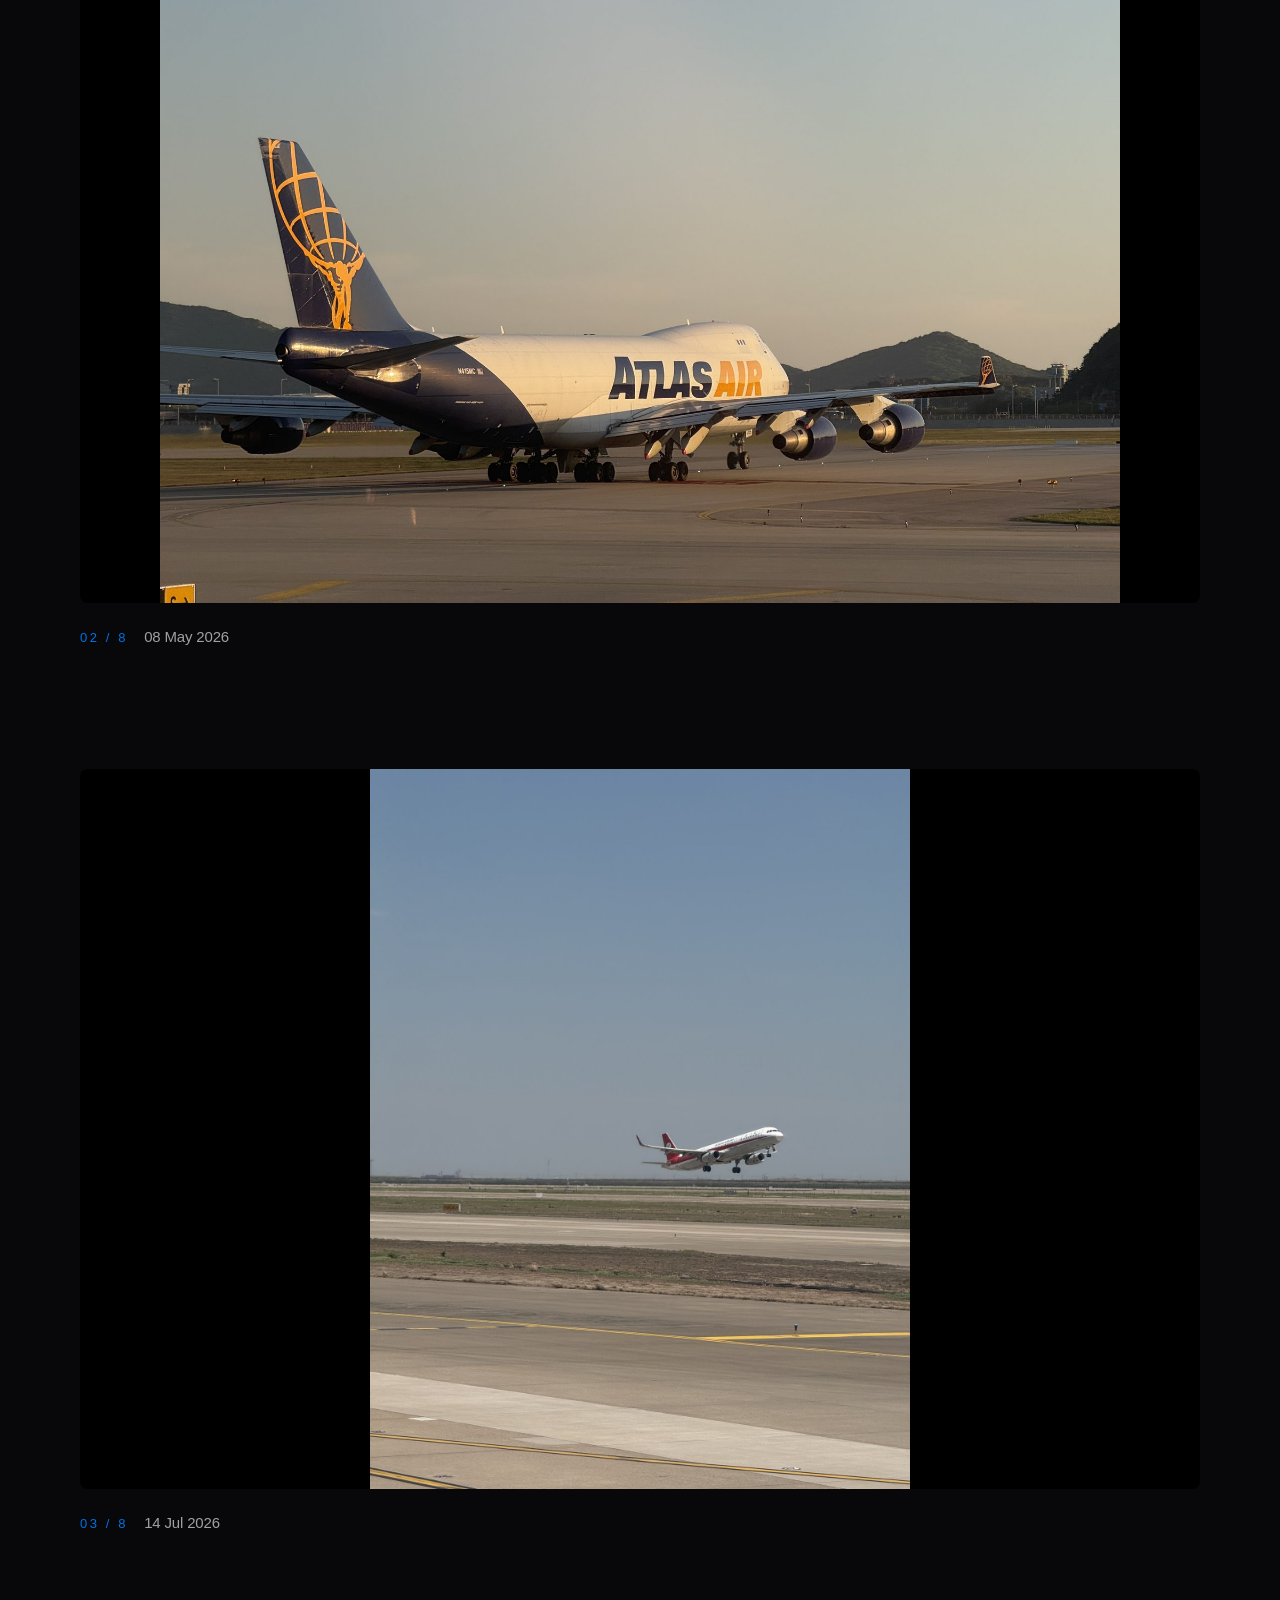
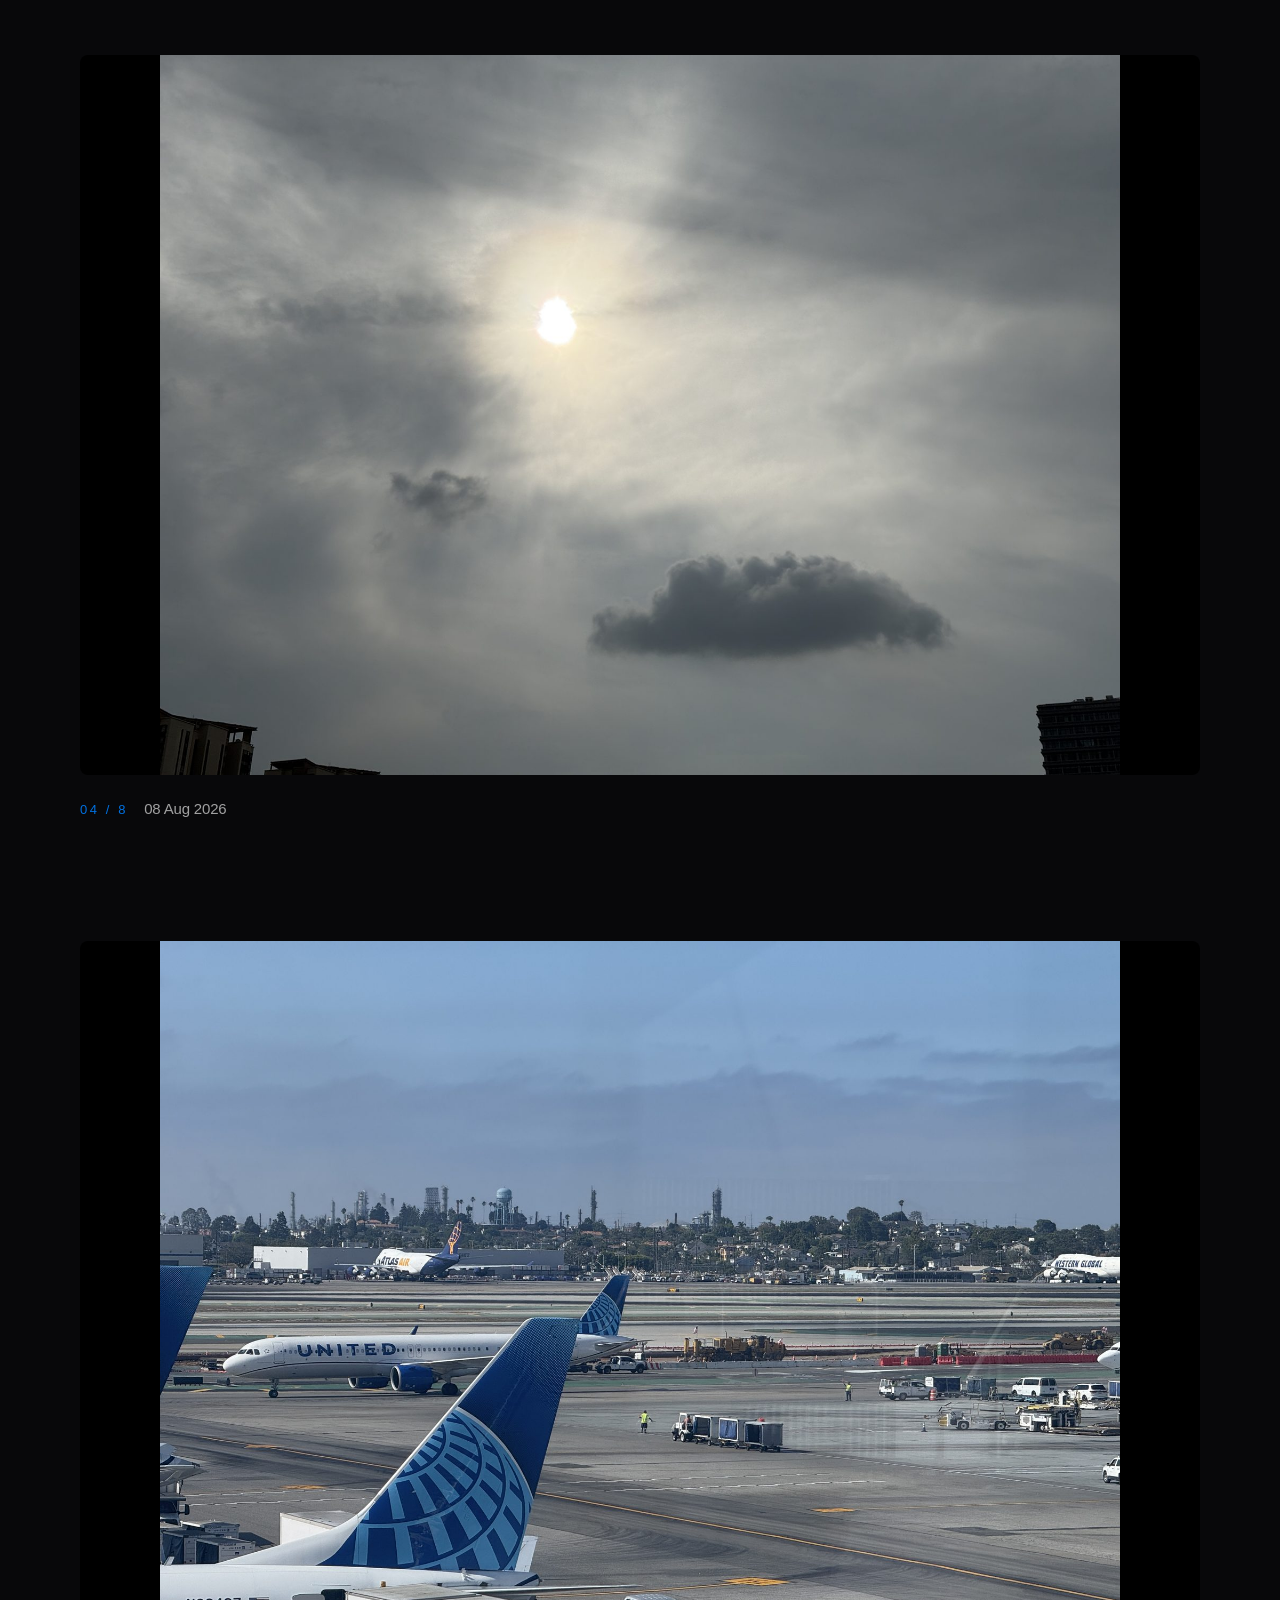
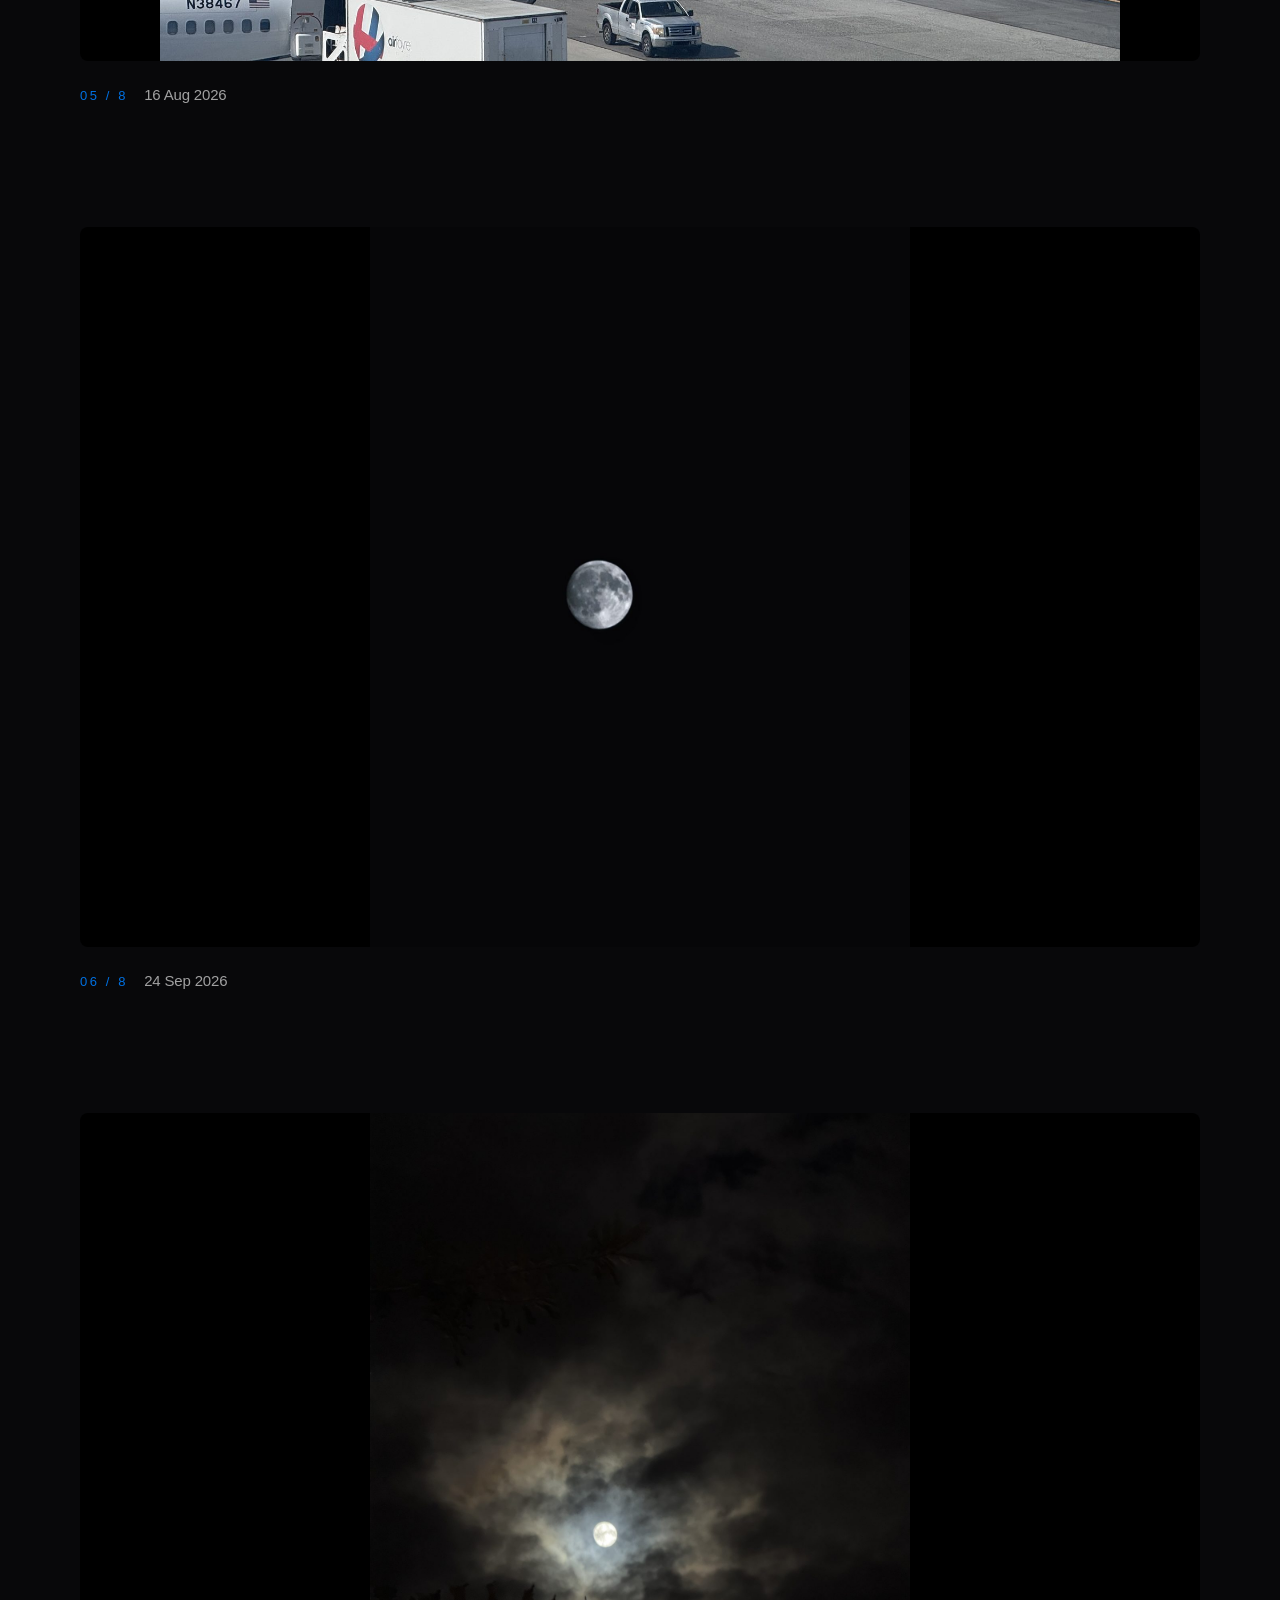
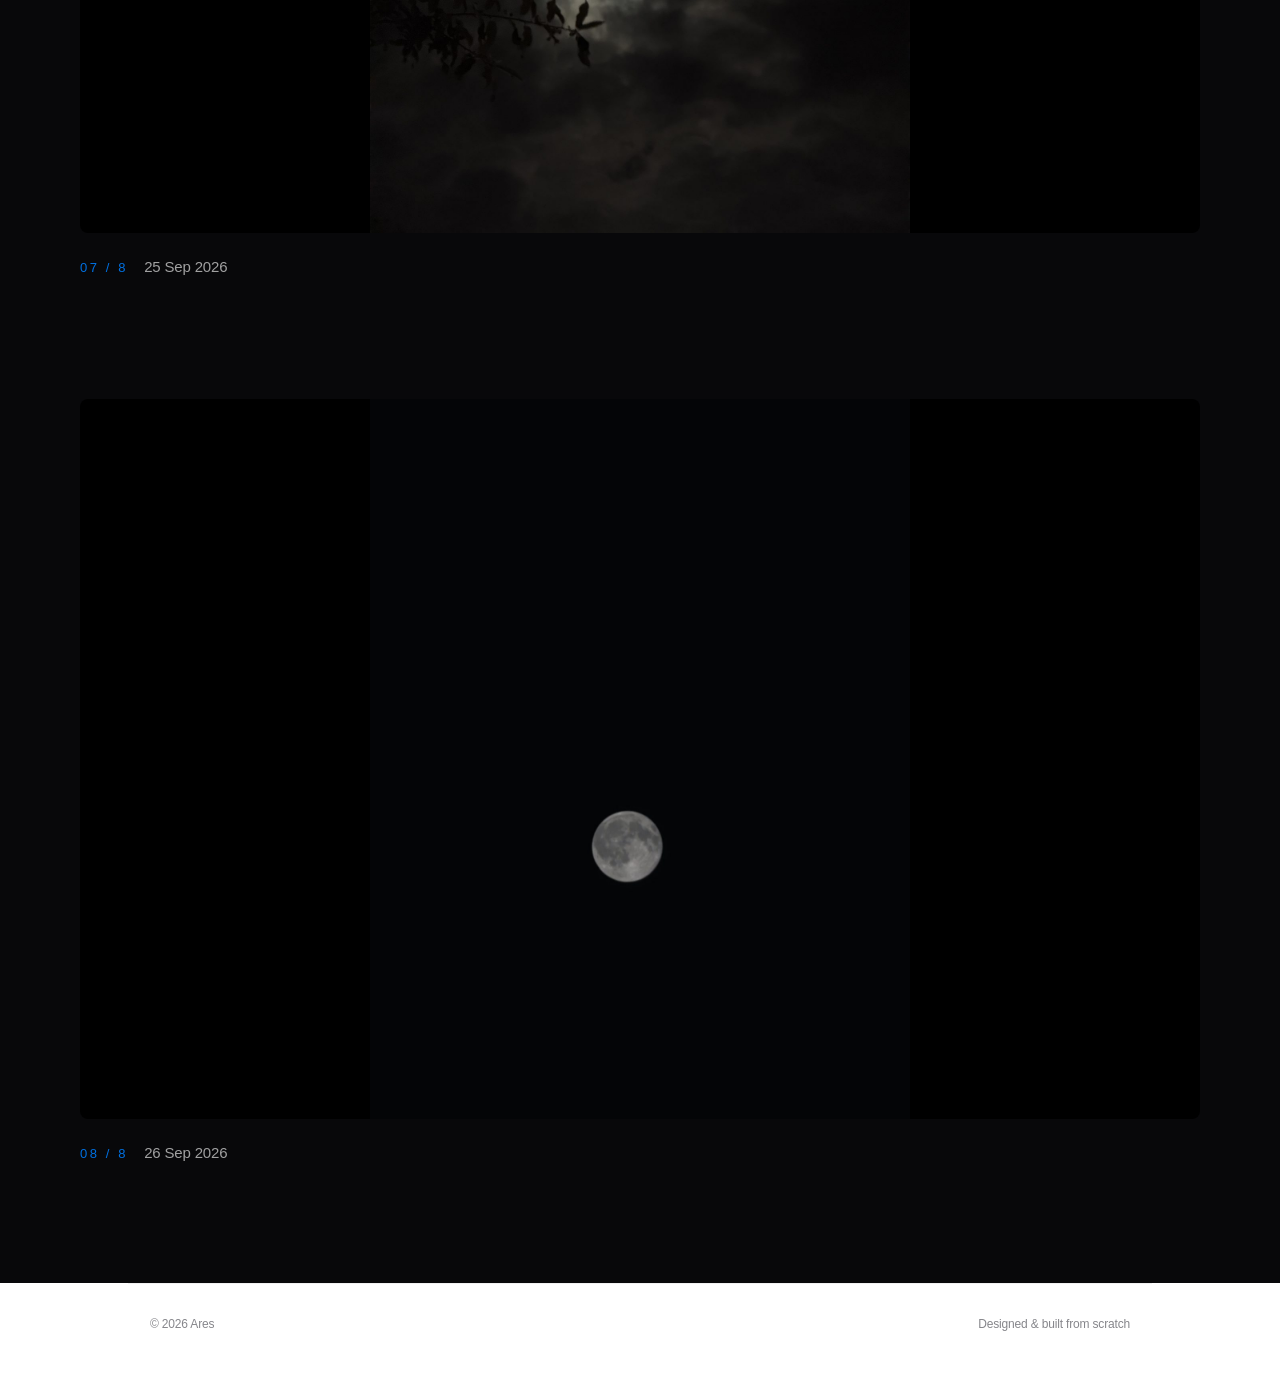
<file: gallery/above-the-clouds/index.html>
<!DOCTYPE html>
<html lang="en">
<head>
  <meta charset="UTF-8" />
  <meta name="viewport" content="width=device-width, initial-scale=1, viewport-fit=cover" />
  <title>Above the Clouds — Life &amp; Travel — Ares Yujie Zhang</title>
  <meta name="description" content="Flying has been humanity’s dream for ages. Now iron birds carry us fast and high — and the sky reveals a miraculous world, utterly different from the land, calling us back up again and again. Above the clouds, the world goes quiet, and everything ordinary looks brand new. — featured photographs by Ares, shot on iPhone 16 Pro." />

  <meta name="color-scheme" content="light dark" />
  <meta name="theme-color" content="#ffffff" media="(prefers-color-scheme: light)" />
  <meta name="theme-color" content="#000000" media="(prefers-color-scheme: dark)" />

  <meta property="og:type" content="website" />
  <meta property="og:title" content="Above the Clouds — Life & Travel — Ares" />
  <meta property="og:description" content="Flying has been humanity’s dream for ages. Now iron birds carry us fast and high — and the sky reveals a miraculous world, utterly different from the land, calling us back up again and again. Above the clouds, the world goes quiet, and everything ordinary looks brand new." />
  <meta name="twitter:card" content="summary_large_image" />

  <link rel="icon" href="data:image/svg+xml,%3Csvg xmlns='http://www.w3.org/2000/svg' viewBox='0 0 64 64'%3E%3Crect width='64' height='64' rx='15' fill='%231d1d1f'/%3E%3Ctext x='32' y='45' font-family='-apple-system,Helvetica,sans-serif' font-size='36' font-weight='600' fill='%23ffffff' text-anchor='middle'%3EA%3C/text%3E%3C/svg%3E" />

  <!-- Set theme before first paint to avoid a flash of the wrong surface. -->
  <script>
    (function () {
      try {
        var mode = localStorage.getItem("theme") || "auto";
        var dark = mode === "dark" ||
          (mode === "auto" && window.matchMedia("(prefers-color-scheme: dark)").matches);
        document.documentElement.classList.toggle("theme-dark", dark);
        document.documentElement.dataset.theme = mode;
      } catch (e) {}
    })();
  </script>

  <link rel="stylesheet" href="/styles.v3.css" />
  <noscript><style>.reveal{opacity:1 !important;transform:none !important}</style></noscript>
</head>
<body>
  <a class="skip-link" href="#main">Skip to content</a>

  <header class="nav" id="nav">
    <div class="nav-inner">
      <a class="brand" href="/" aria-label="Ares — home">
        <span class="brand-mark" aria-hidden="true">A</span>
        <span class="brand-name">Ares Zhang</span>
      </a>

      <nav class="nav-links" id="navLinks" aria-label="Primary">
        <a href="/#about">About</a>
        <a href="/#research">Research</a>
        <a href="/#builds">Builds</a>
        <a href="/#interests">Interests</a>
        <a href="/gallery/" class="active" aria-current="page">Life &amp; Travel</a>
        <a href="/portfolio/">Portfolio</a>
        <a href="/tools/">Tools</a>
        <a href="/#contact">Contact</a>
      </nav>

      <div class="nav-actions">
        <button class="icon-btn theme-toggle" id="themeToggle" type="button" aria-label="Toggle dark mode" aria-pressed="false">
          <svg class="icon-sun" viewBox="0 0 24 24" aria-hidden="true" focusable="false">
            <circle cx="12" cy="12" r="4.2"/>
            <g class="sun-rays"><path d="M12 2.4v2.6M12 19v2.6M4.8 4.8l1.9 1.9M17.3 17.3l1.9 1.9M2.4 12h2.6M19 12h2.6M4.8 19.2l1.9-1.9M17.3 6.7l1.9-1.9"/></g>
          </svg>
          <svg class="icon-moon" viewBox="0 0 24 24" aria-hidden="true" focusable="false">
            <path d="M20 14.4A8.4 8.4 0 1 1 9.6 4a6.9 6.9 0 0 0 10.4 10.4Z"/>
          </svg>
        </button>

        <button class="nav-toggle" id="navToggle" type="button" aria-label="Menu" aria-expanded="false" aria-controls="navLinks">
          <span aria-hidden="true"></span>
        </button>
      </div>
    </div>
  </header>
  <div class="nav-scrim" id="navScrim" hidden></div>

  <main id="main">
    <section class="section" aria-labelledby="gallery-title" style="padding-top: calc(var(--nav-h) + 84px); padding-bottom: 72px;">
      <p class="section-label reveal"><a class="back-link" href="/gallery/">&larr; All collections</a></p>
      <h2 id="gallery-title" class="statement reveal">Above the Clouds.</h2>
      <p class="lede reveal" style="--d:.1s">Flying has been humanity’s dream for ages. Now iron birds carry us fast and high — and the sky reveals a miraculous world, utterly different from the land, calling us back up again and again. Above the clouds, the world goes quiet, and everything ordinary looks brand new.</p>
      <p class="gallery-credit reveal" style="--d:.18s">9 photographs &middot; Shot on iPhone&nbsp;16&nbsp;Pro by Ares.</p>
    </section>

    <section class="room" aria-label="Photograph collection">
      <div class="room-inner" id="galleryRoom"></div>
      <p class="room-empty reveal" id="galleryEmpty">The gallery is still being curated — photos land here as they're shot.</p>
    </section>
  </main>

  <footer class="footer">
    <span>© <span id="year">2026</span> Ares</span>
    <span>Designed &amp; built from scratch</span>
  </footer>

  <script src="/script.v3.js"></script>
  <script>
    /* Gallery data: drop photos into the "photos/" folder and add entries here.
       Each entry: { src: "/photos/file.jpg", alt: "short description", caption: "optional caption" } */
    var GALLERY = [
      { src: "/photos/25-08-10-07-28-49-0070.jpg", alt: "Photograph by Ares, 10 August 2025", caption: "10 Aug 2025" },
      { src: "/photos/26-05-08-05-55-23-6027.jpg", alt: "Photograph by Ares, 08 May 2026", caption: "08 May 2026" },
      { src: "/photos/26-07-14-23-52-57-6507.jpg", alt: "Photograph by Ares, 14 July 2026", caption: "14 Jul 2026" },
      { src: "/photos/26-08-08-05-29-58-7130.jpg", alt: "Photograph by Ares, 08 August 2026", caption: "08 Aug 2026" },
      { src: "/photos/26-08-16-12-28-11-7195.jpg", alt: "Photograph by Ares, 16 August 2026", caption: "16 Aug 2026" },
      { src: "/photos/26-09-24-21-30-56-20260924.jpg", alt: "Photograph by Ares, 24 September 2026", caption: "24 Sep 2026" },
      { src: "/photos/26-09-25-21-35-47-7401.jpg", alt: "Photograph by Ares, 25 September 2026", caption: "25 Sep 2026" },
      { src: "/photos/26-09-26-23-23-08-20260926.jpg", alt: "Photograph by Ares, 26 September 2026", caption: "26 Sep 2026" },
    ];

    (function () {
      var room = document.getElementById("galleryRoom");
      var empty = document.getElementById("galleryEmpty");
      if (!room) return;
      if (!GALLERY.length) return; // empty state stays visible

      empty.hidden = true;
      GALLERY.forEach(function (g, i) {
        var fig = document.createElement("figure");
        fig.className = "room-figure reveal";
        var img = document.createElement("img");
        img.src = g.src;
        img.alt = g.alt || "";
        img.loading = "lazy";
        img.decoding = "async";
        fig.appendChild(img);
        var cap = document.createElement("figcaption");
        cap.className = "room-cap";
        var num = document.createElement("span");
        num.className = "room-num";
        num.textContent = String(i + 1).padStart(2, "0") + " / " + GALLERY.length;
        var txt = document.createElement("p");
        txt.textContent = g.caption || "";
        cap.appendChild(num);
        cap.appendChild(txt);
        fig.appendChild(cap);
        room.appendChild(fig);
      });

      // These nodes were added after the main reveal pass — observe them here.
      if ("IntersectionObserver" in window) {
        var io = new IntersectionObserver(function (entries) {
          entries.forEach(function (entry) {
            if (entry.isIntersecting) {
              entry.target.classList.add("visible");
              io.unobserve(entry.target);
            }
          });
        }, { threshold: 0.08 });
        room.querySelectorAll(".reveal").forEach(function (el) { io.observe(el); });
      } else {
        room.querySelectorAll(".reveal").forEach(function (el) { el.classList.add("visible"); });
      }

      /* Lightbox: click a photo to view it large. */
      var lb = document.createElement("div");
      lb.className = "lightbox";
      lb.setAttribute("role", "dialog");
      lb.setAttribute("aria-label", "Photo viewer");
      lb.innerHTML =
        '<button class="lb-btn lb-close" type="button" aria-label="Close">\u00d7</button>' +
        '<button class="lb-btn lb-prev" type="button" aria-label="Previous photo">\u2039</button>' +
        '<figure><img alt=""><figcaption></figcaption></figure>' +
        '<button class="lb-btn lb-next" type="button" aria-label="Next photo">\u203a</button>';
      document.body.appendChild(lb);
      var lbImg = lb.querySelector("img");
      var lbCap = lb.querySelector("figcaption");
      var lbIndex = 0;
      function lbShow(i) {
        lbIndex = (i + GALLERY.length) % GALLERY.length;
        lbImg.src = GALLERY[lbIndex].src;
        lbImg.alt = GALLERY[lbIndex].alt;
        lbCap.textContent = GALLERY[lbIndex].caption || "";
      }
      function lbOpen(i) {
        lbShow(i);
        lb.classList.add("open");
        document.body.style.overflow = "hidden";
      }
      function lbClose() {
        lb.classList.remove("open");
        document.body.style.overflow = "";
      }
      room.addEventListener("click", function (e) {
        var fig = e.target.closest(".room-figure");
        if (!fig) return;
        lbOpen(Array.prototype.indexOf.call(room.children, fig));
      });
      lb.querySelector(".lb-close").addEventListener("click", lbClose);
      lb.querySelector(".lb-prev").addEventListener("click", function (e) { e.stopPropagation(); lbShow(lbIndex - 1); });
      lb.querySelector(".lb-next").addEventListener("click", function (e) { e.stopPropagation(); lbShow(lbIndex + 1); });
      lb.addEventListener("click", function (e) { if (e.target === lb) lbClose(); });
      document.addEventListener("keydown", function (e) {
        if (!lb.classList.contains("open")) return;
        if (e.key === "Escape") lbClose();
        else if (e.key === "ArrowLeft") lbShow(lbIndex - 1);
        else if (e.key === "ArrowRight") lbShow(lbIndex + 1);
      });
    })();
  </script>
</body>
</html>
</file>
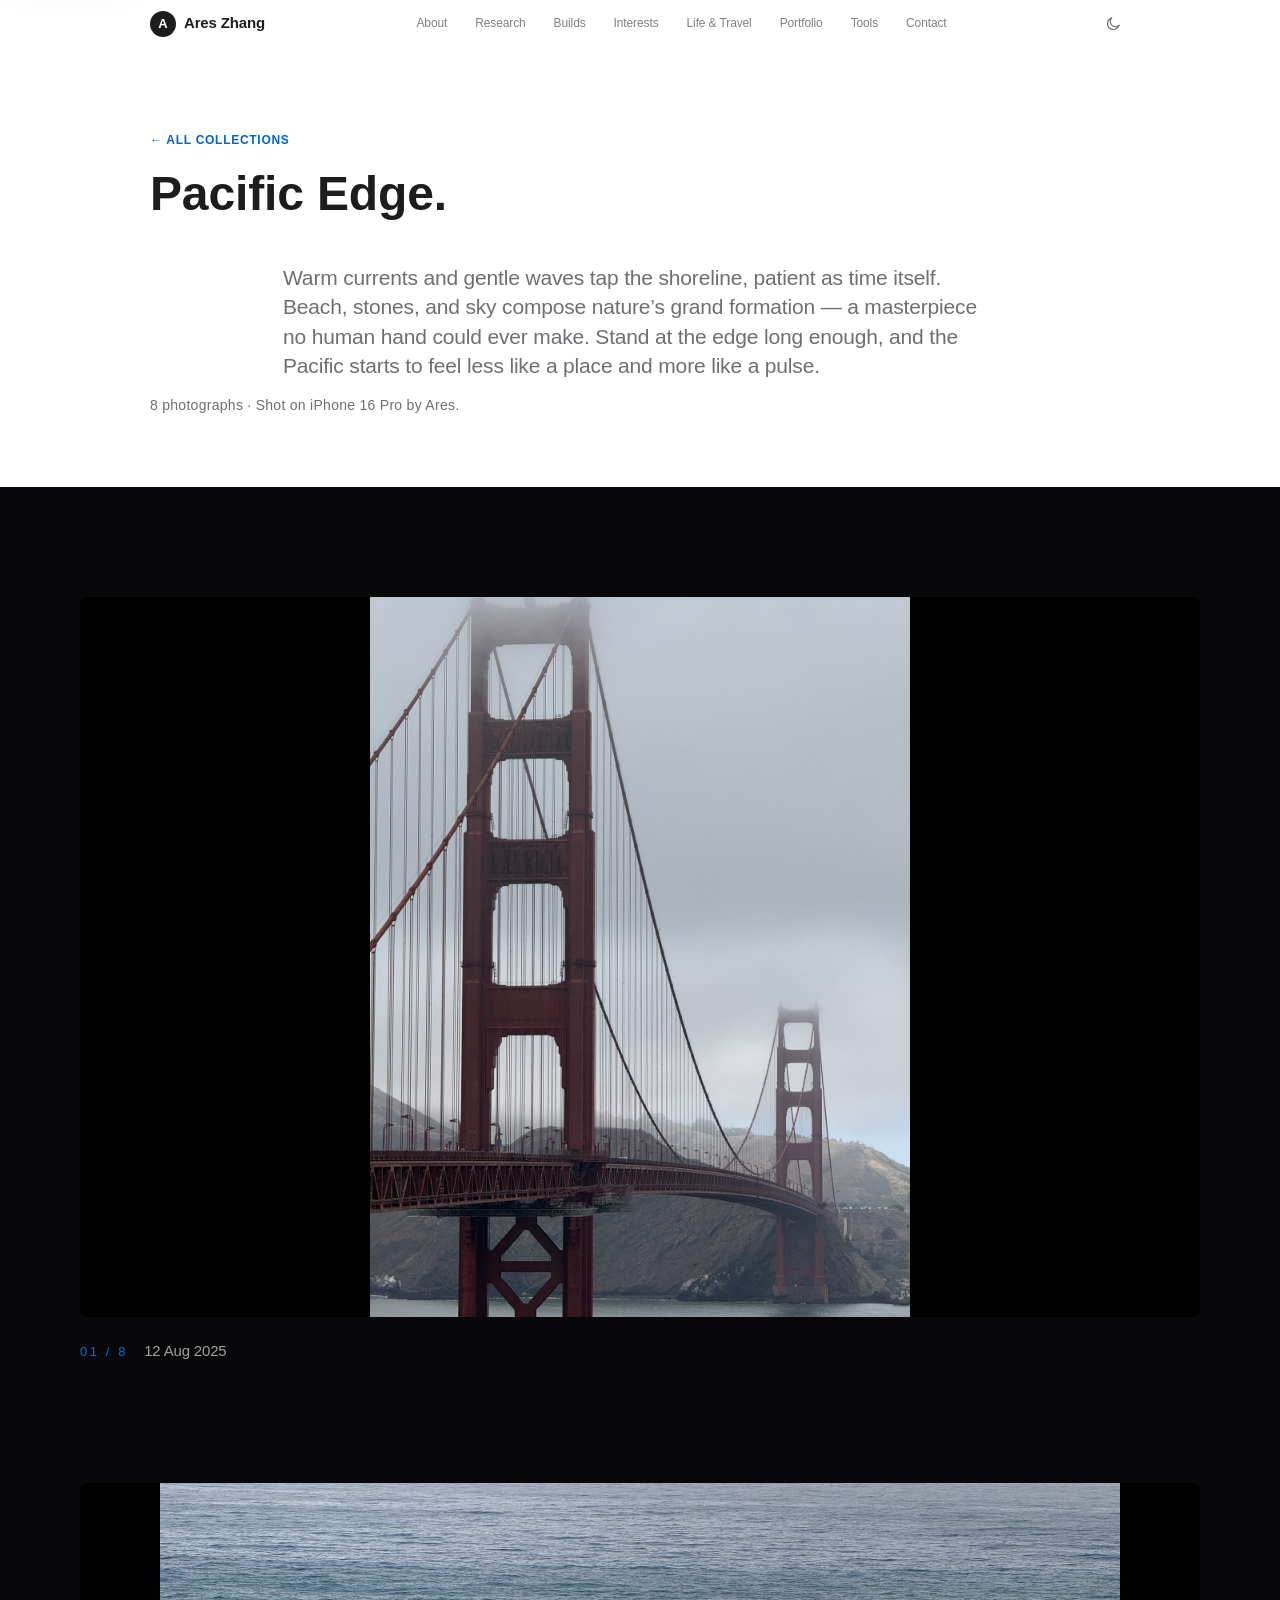
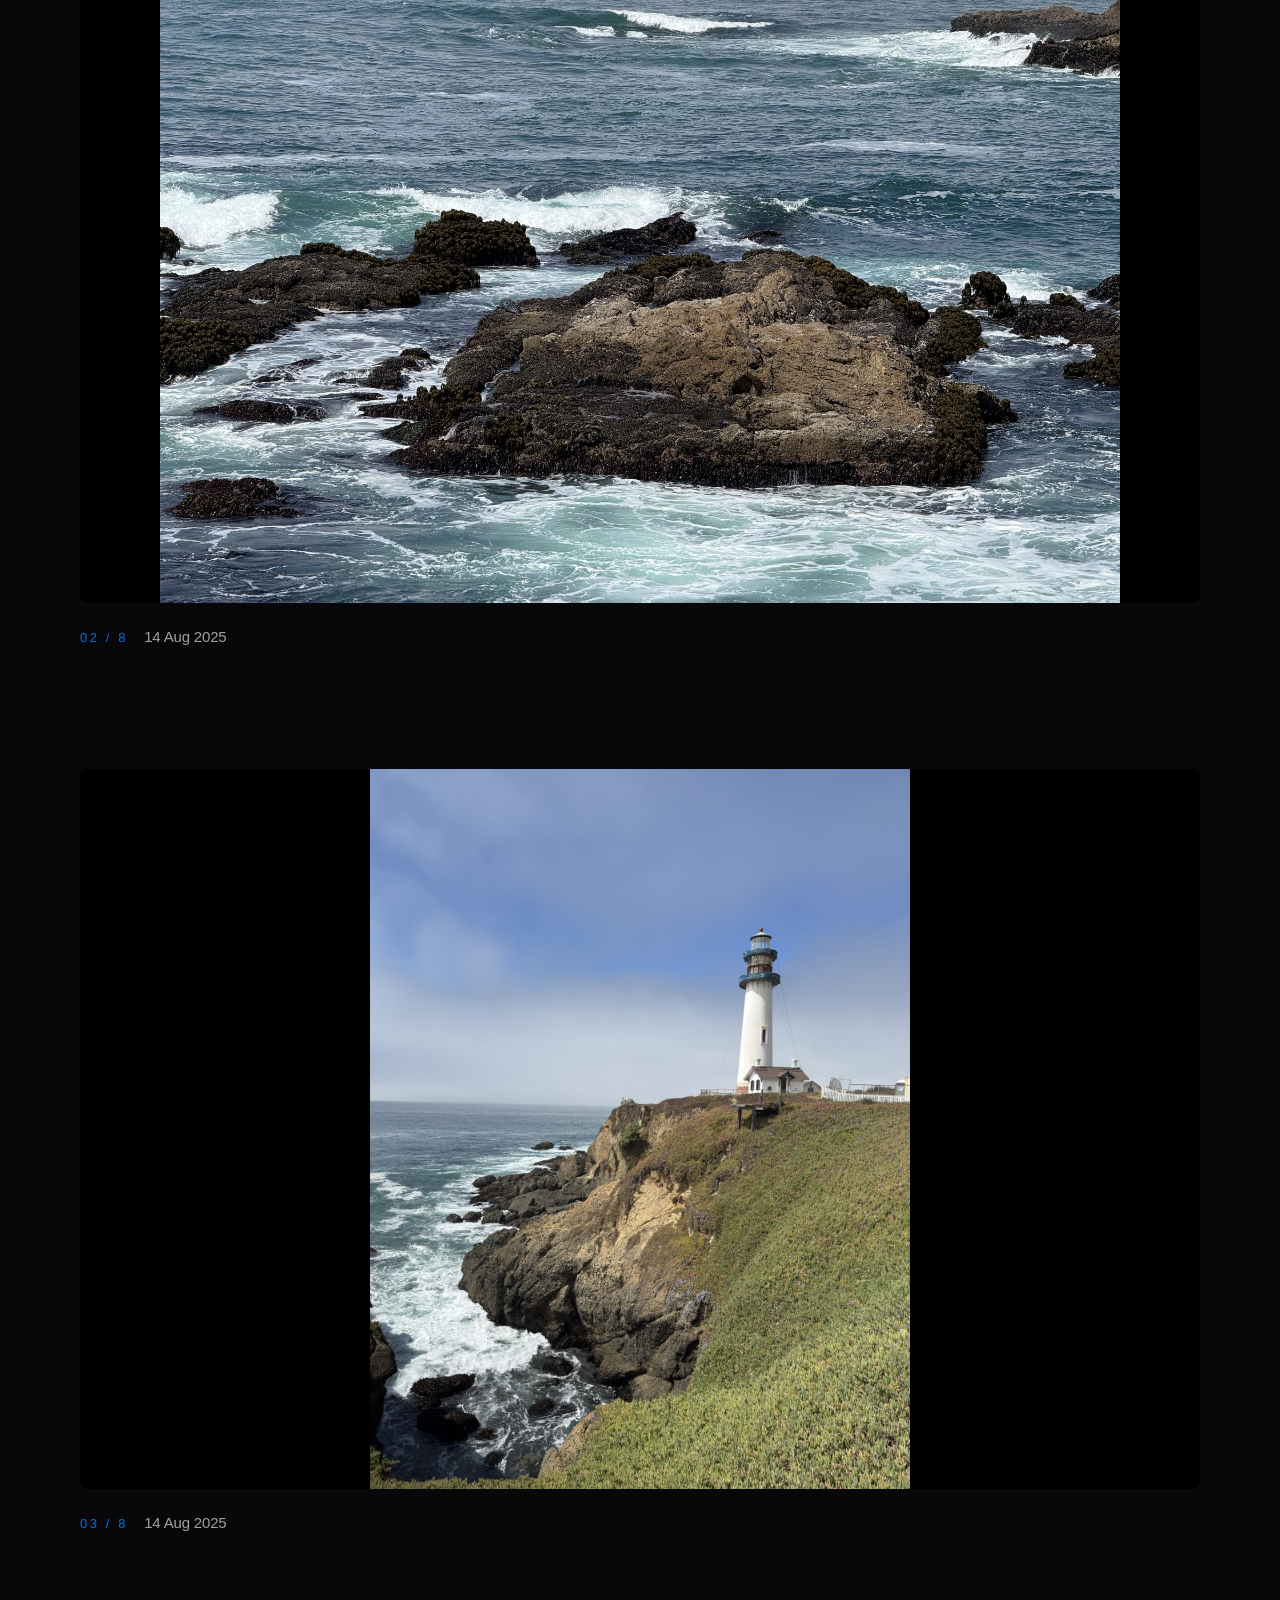
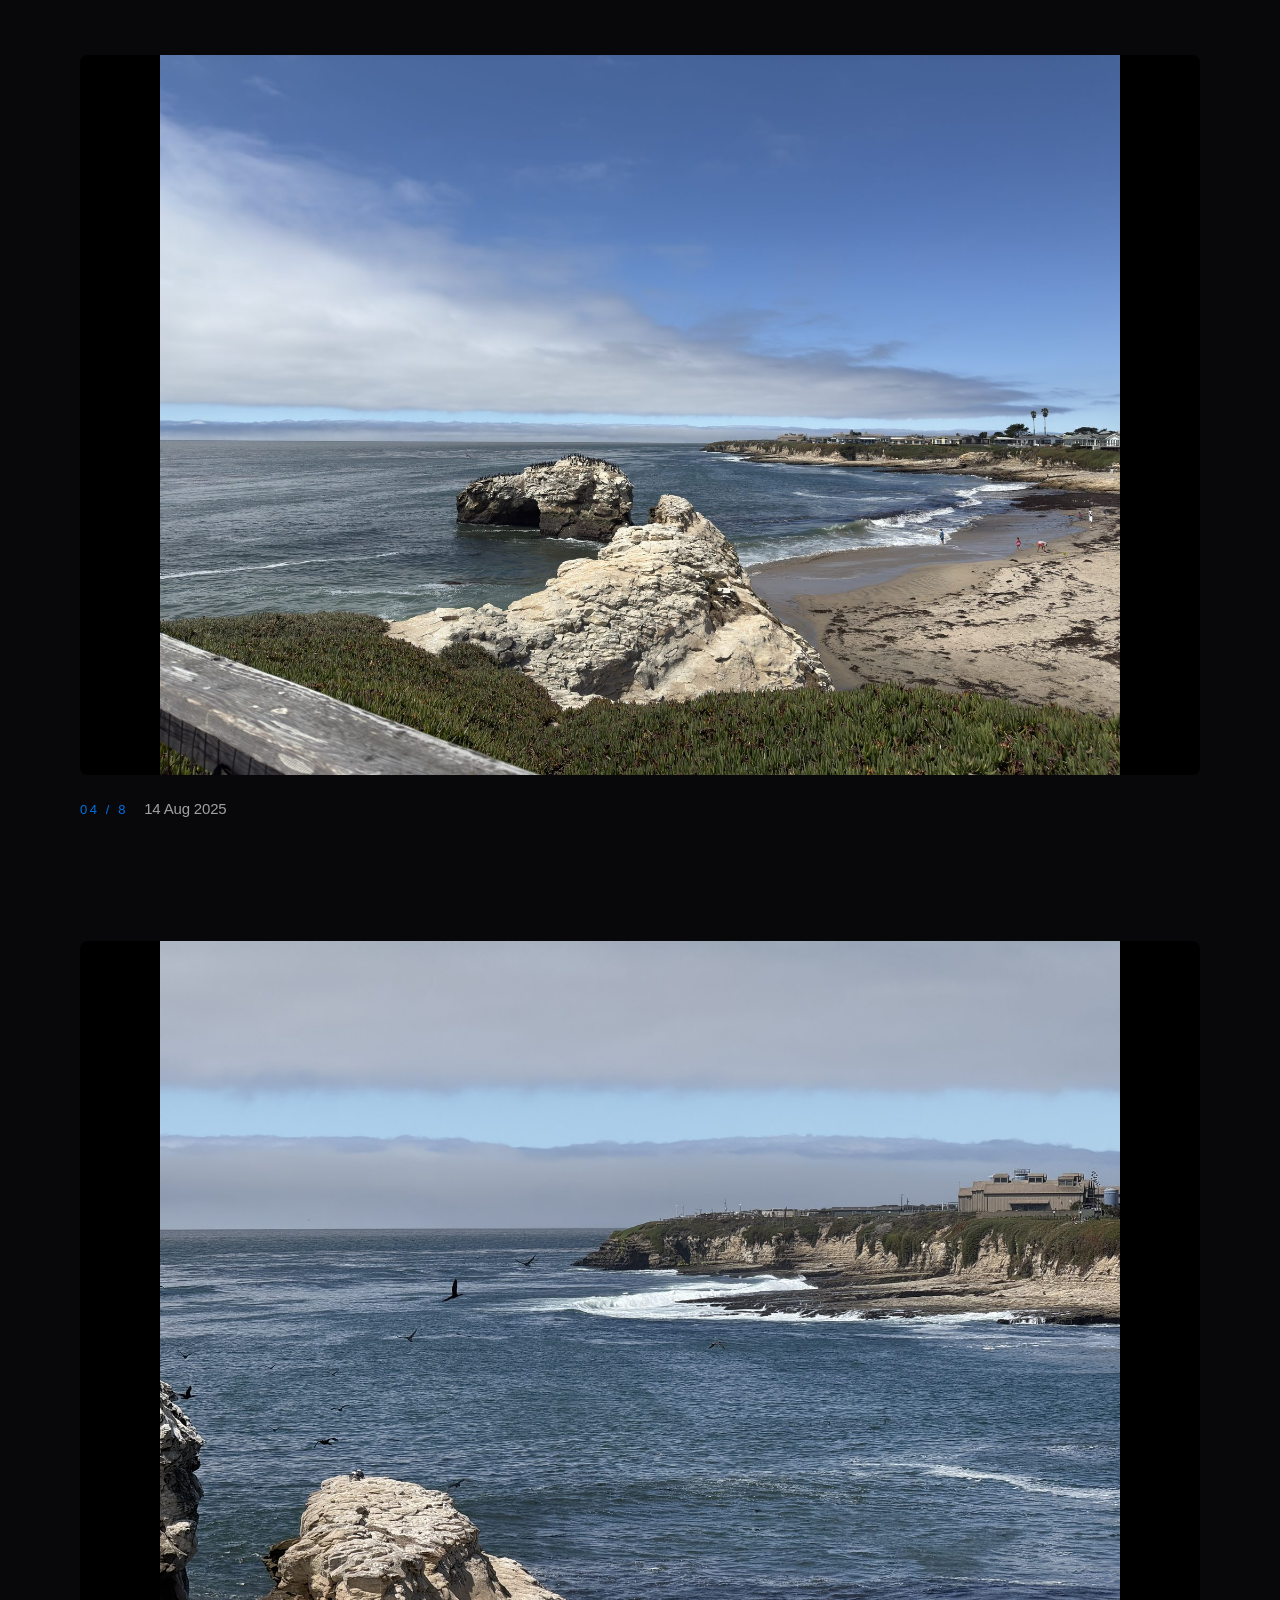
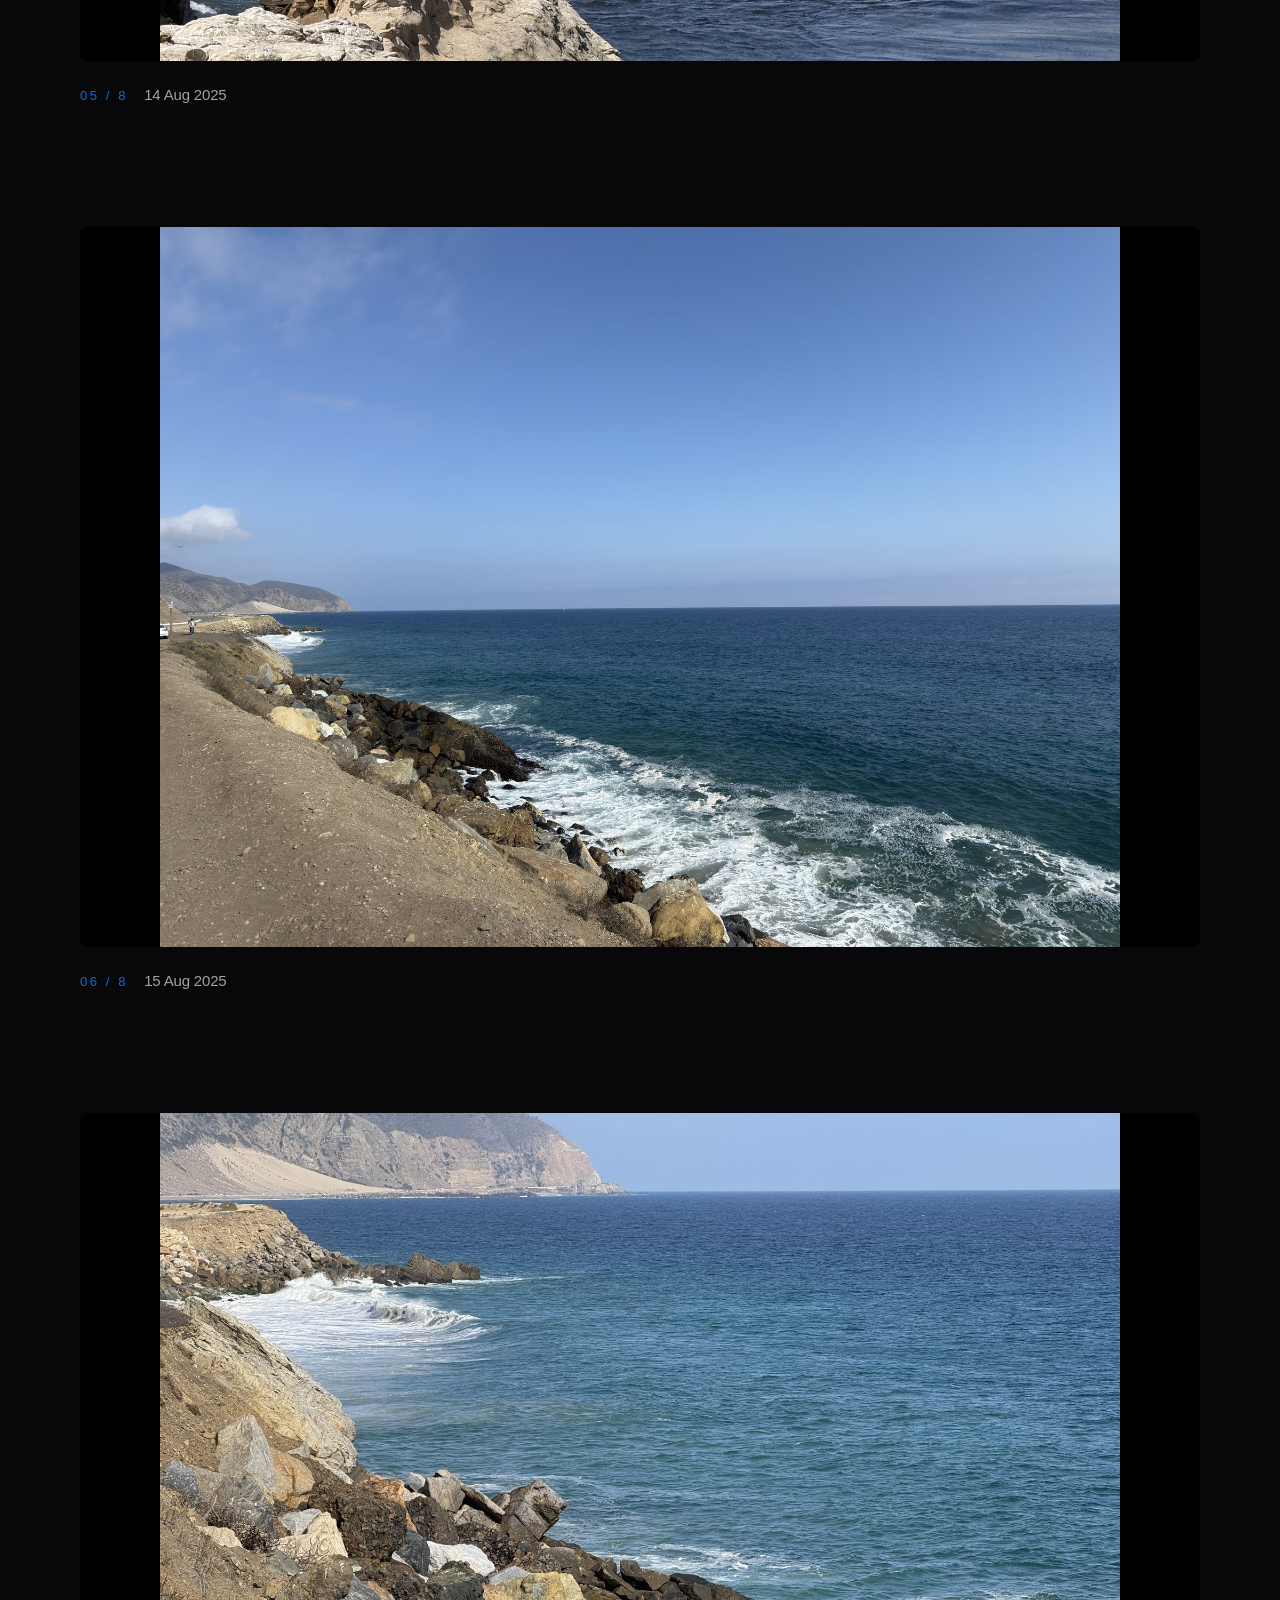
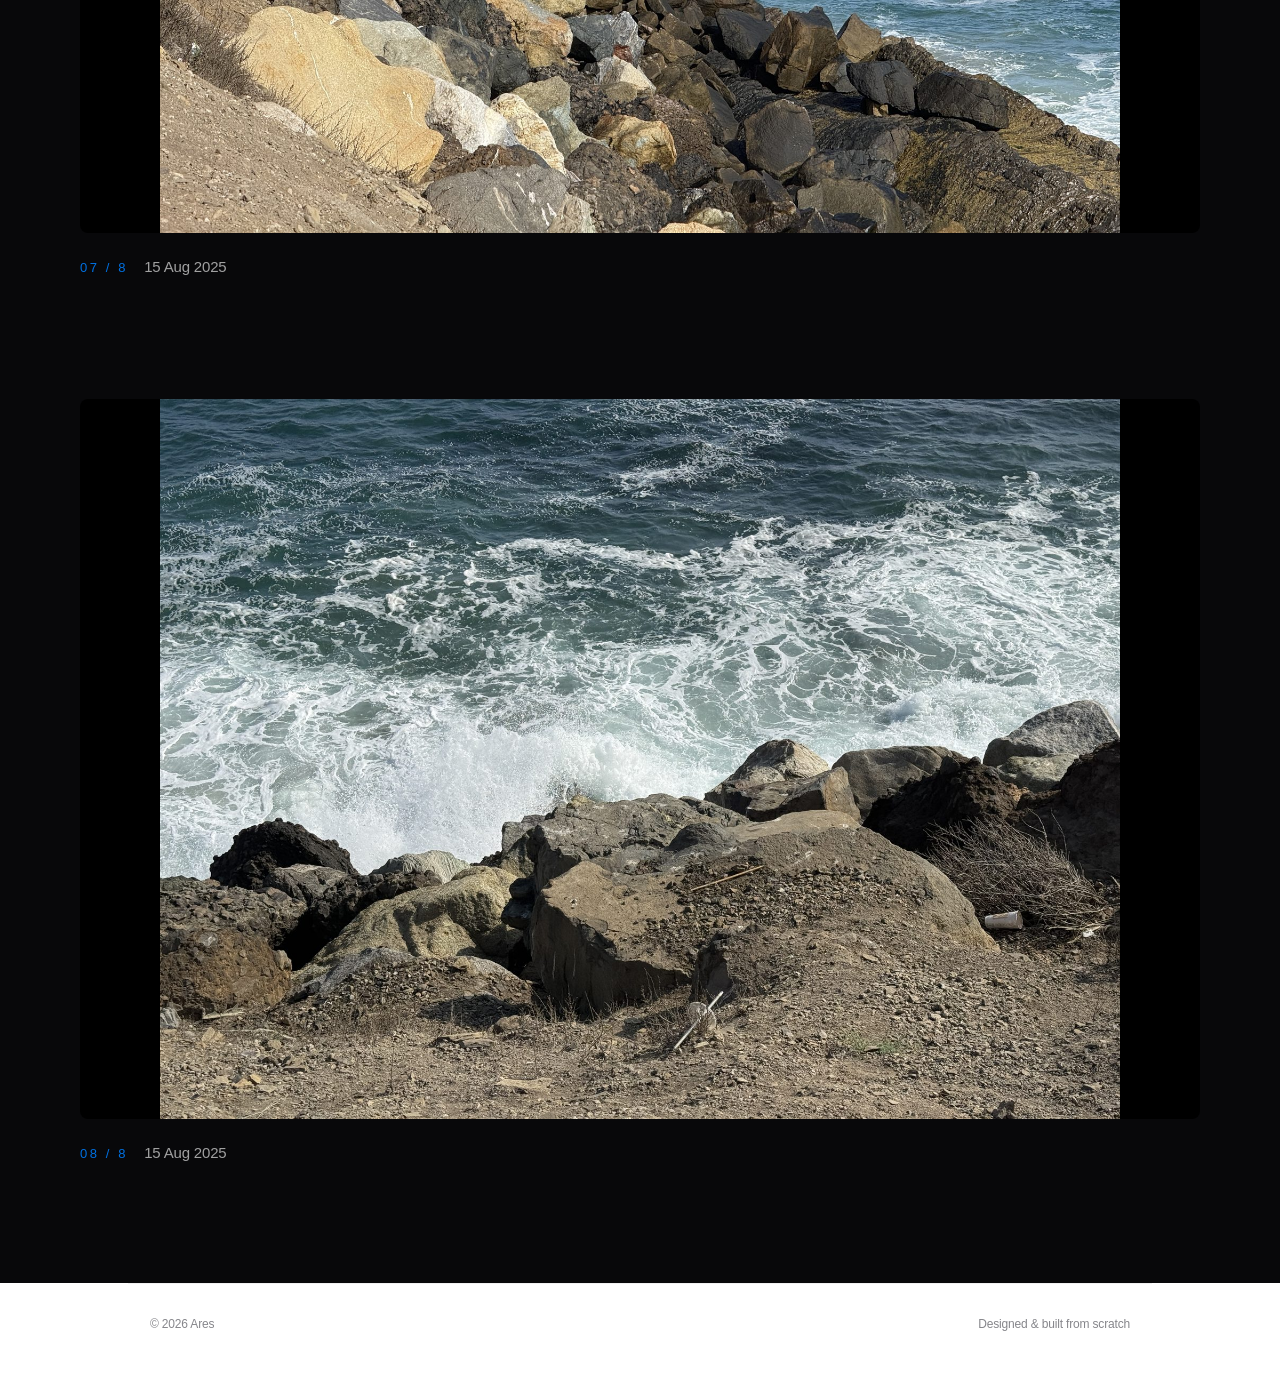
<file: gallery/pacific-edge/index.html>
<!DOCTYPE html>
<html lang="en">
<head>
  <meta charset="UTF-8" />
  <meta name="viewport" content="width=device-width, initial-scale=1, viewport-fit=cover" />
  <title>Pacific Edge — Life &amp; Travel — Ares Yujie Zhang</title>
  <meta name="description" content="Warm currents and gentle waves tap the shoreline, patient as time itself. Beach, stones, and sky compose nature’s grand formation — a masterpiece no human hand could ever make. Stand at the edge long enough, and the Pacific starts to feel less like a place and more like a pulse. — featured photographs by Ares, shot on iPhone 16 Pro." />

  <meta name="color-scheme" content="light dark" />
  <meta name="theme-color" content="#ffffff" media="(prefers-color-scheme: light)" />
  <meta name="theme-color" content="#000000" media="(prefers-color-scheme: dark)" />

  <meta property="og:type" content="website" />
  <meta property="og:title" content="Pacific Edge — Life & Travel — Ares" />
  <meta property="og:description" content="Warm currents and gentle waves tap the shoreline, patient as time itself. Beach, stones, and sky compose nature’s grand formation — a masterpiece no human hand could ever make. Stand at the edge long enough, and the Pacific starts to feel less like a place and more like a pulse." />
  <meta name="twitter:card" content="summary_large_image" />

  <link rel="icon" href="data:image/svg+xml,%3Csvg xmlns='http://www.w3.org/2000/svg' viewBox='0 0 64 64'%3E%3Crect width='64' height='64' rx='15' fill='%231d1d1f'/%3E%3Ctext x='32' y='45' font-family='-apple-system,Helvetica,sans-serif' font-size='36' font-weight='600' fill='%23ffffff' text-anchor='middle'%3EA%3C/text%3E%3C/svg%3E" />

  <!-- Set theme before first paint to avoid a flash of the wrong surface. -->
  <script>
    (function () {
      try {
        var mode = localStorage.getItem("theme") || "auto";
        var dark = mode === "dark" ||
          (mode === "auto" && window.matchMedia("(prefers-color-scheme: dark)").matches);
        document.documentElement.classList.toggle("theme-dark", dark);
        document.documentElement.dataset.theme = mode;
      } catch (e) {}
    })();
  </script>

  <link rel="stylesheet" href="/styles.v3.css" />
  <noscript><style>.reveal{opacity:1 !important;transform:none !important}</style></noscript>
</head>
<body>
  <a class="skip-link" href="#main">Skip to content</a>

  <header class="nav" id="nav">
    <div class="nav-inner">
      <a class="brand" href="/" aria-label="Ares — home">
        <span class="brand-mark" aria-hidden="true">A</span>
        <span class="brand-name">Ares Zhang</span>
      </a>

      <nav class="nav-links" id="navLinks" aria-label="Primary">
        <a href="/#about">About</a>
        <a href="/#research">Research</a>
        <a href="/#builds">Builds</a>
        <a href="/#interests">Interests</a>
        <a href="/gallery/" class="active" aria-current="page">Life &amp; Travel</a>
        <a href="/portfolio/">Portfolio</a>
        <a href="/tools/">Tools</a>
        <a href="/#contact">Contact</a>
      </nav>

      <div class="nav-actions">
        <button class="icon-btn theme-toggle" id="themeToggle" type="button" aria-label="Toggle dark mode" aria-pressed="false">
          <svg class="icon-sun" viewBox="0 0 24 24" aria-hidden="true" focusable="false">
            <circle cx="12" cy="12" r="4.2"/>
            <g class="sun-rays"><path d="M12 2.4v2.6M12 19v2.6M4.8 4.8l1.9 1.9M17.3 17.3l1.9 1.9M2.4 12h2.6M19 12h2.6M4.8 19.2l1.9-1.9M17.3 6.7l1.9-1.9"/></g>
          </svg>
          <svg class="icon-moon" viewBox="0 0 24 24" aria-hidden="true" focusable="false">
            <path d="M20 14.4A8.4 8.4 0 1 1 9.6 4a6.9 6.9 0 0 0 10.4 10.4Z"/>
          </svg>
        </button>

        <button class="nav-toggle" id="navToggle" type="button" aria-label="Menu" aria-expanded="false" aria-controls="navLinks">
          <span aria-hidden="true"></span>
        </button>
      </div>
    </div>
  </header>
  <div class="nav-scrim" id="navScrim" hidden></div>

  <main id="main">
    <section class="section" aria-labelledby="gallery-title" style="padding-top: calc(var(--nav-h) + 84px); padding-bottom: 72px;">
      <p class="section-label reveal"><a class="back-link" href="/gallery/">&larr; All collections</a></p>
      <h2 id="gallery-title" class="statement reveal">Pacific Edge.</h2>
      <p class="lede reveal" style="--d:.1s">Warm currents and gentle waves tap the shoreline, patient as time itself. Beach, stones, and sky compose nature’s grand formation — a masterpiece no human hand could ever make. Stand at the edge long enough, and the Pacific starts to feel less like a place and more like a pulse.</p>
      <p class="gallery-credit reveal" style="--d:.18s">8 photographs &middot; Shot on iPhone&nbsp;16&nbsp;Pro by Ares.</p>
    </section>

    <section class="room" aria-label="Photograph collection">
      <div class="room-inner" id="galleryRoom"></div>
      <p class="room-empty reveal" id="galleryEmpty">The gallery is still being curated — photos land here as they're shot.</p>
    </section>
  </main>

  <footer class="footer">
    <span>© <span id="year">2026</span> Ares</span>
    <span>Designed &amp; built from scratch</span>
  </footer>

  <script src="/script.v3.js"></script>
  <script>
    /* Gallery data: drop photos into the "photos/" folder and add entries here.
       Each entry: { src: "/photos/file.jpg", alt: "short description", caption: "optional caption" } */
    var GALLERY = [
      { src: "/photos/25-08-12-12-37-38-3212.jpg", alt: "Photograph by Ares, 12 August 2025", caption: "12 Aug 2025" },
      { src: "/photos/25-08-14-14-10-37-3483.jpg", alt: "Photograph by Ares, 14 August 2025", caption: "14 Aug 2025" },
      { src: "/photos/25-08-14-14-17-40-3500.jpg", alt: "Photograph by Ares, 14 August 2025", caption: "14 Aug 2025" },
      { src: "/photos/25-08-14-15-04-53-3501.jpg", alt: "Photograph by Ares, 14 August 2025", caption: "14 Aug 2025" },
      { src: "/photos/25-08-14-15-05-47-3504.jpg", alt: "Photograph by Ares, 14 August 2025", caption: "14 Aug 2025" },
      { src: "/photos/25-08-15-19-40-17-3600.jpg", alt: "Photograph by Ares, 15 August 2025", caption: "15 Aug 2025" },
      { src: "/photos/25-08-15-19-40-31-3601.jpg", alt: "Photograph by Ares, 15 August 2025", caption: "15 Aug 2025" },
      { src: "/photos/25-08-15-19-40-50-3603.jpg", alt: "Photograph by Ares, 15 August 2025", caption: "15 Aug 2025" },
    ];

    (function () {
      var room = document.getElementById("galleryRoom");
      var empty = document.getElementById("galleryEmpty");
      if (!room) return;
      if (!GALLERY.length) return; // empty state stays visible

      empty.hidden = true;
      GALLERY.forEach(function (g, i) {
        var fig = document.createElement("figure");
        fig.className = "room-figure reveal";
        var img = document.createElement("img");
        img.src = g.src;
        img.alt = g.alt || "";
        img.loading = "lazy";
        img.decoding = "async";
        fig.appendChild(img);
        var cap = document.createElement("figcaption");
        cap.className = "room-cap";
        var num = document.createElement("span");
        num.className = "room-num";
        num.textContent = String(i + 1).padStart(2, "0") + " / " + GALLERY.length;
        var txt = document.createElement("p");
        txt.textContent = g.caption || "";
        cap.appendChild(num);
        cap.appendChild(txt);
        fig.appendChild(cap);
        room.appendChild(fig);
      });

      // These nodes were added after the main reveal pass — observe them here.
      if ("IntersectionObserver" in window) {
        var io = new IntersectionObserver(function (entries) {
          entries.forEach(function (entry) {
            if (entry.isIntersecting) {
              entry.target.classList.add("visible");
              io.unobserve(entry.target);
            }
          });
        }, { threshold: 0.08 });
        room.querySelectorAll(".reveal").forEach(function (el) { io.observe(el); });
      } else {
        room.querySelectorAll(".reveal").forEach(function (el) { el.classList.add("visible"); });
      }

      /* Lightbox: click a photo to view it large. */
      var lb = document.createElement("div");
      lb.className = "lightbox";
      lb.setAttribute("role", "dialog");
      lb.setAttribute("aria-label", "Photo viewer");
      lb.innerHTML =
        '<button class="lb-btn lb-close" type="button" aria-label="Close">\u00d7</button>' +
        '<button class="lb-btn lb-prev" type="button" aria-label="Previous photo">\u2039</button>' +
        '<figure><img alt=""><figcaption></figcaption></figure>' +
        '<button class="lb-btn lb-next" type="button" aria-label="Next photo">\u203a</button>';
      document.body.appendChild(lb);
      var lbImg = lb.querySelector("img");
      var lbCap = lb.querySelector("figcaption");
      var lbIndex = 0;
      function lbShow(i) {
        lbIndex = (i + GALLERY.length) % GALLERY.length;
        lbImg.src = GALLERY[lbIndex].src;
        lbImg.alt = GALLERY[lbIndex].alt;
        lbCap.textContent = GALLERY[lbIndex].caption || "";
      }
      function lbOpen(i) {
        lbShow(i);
        lb.classList.add("open");
        document.body.style.overflow = "hidden";
      }
      function lbClose() {
        lb.classList.remove("open");
        document.body.style.overflow = "";
      }
      room.addEventListener("click", function (e) {
        var fig = e.target.closest(".room-figure");
        if (!fig) return;
        lbOpen(Array.prototype.indexOf.call(room.children, fig));
      });
      lb.querySelector(".lb-close").addEventListener("click", lbClose);
      lb.querySelector(".lb-prev").addEventListener("click", function (e) { e.stopPropagation(); lbShow(lbIndex - 1); });
      lb.querySelector(".lb-next").addEventListener("click", function (e) { e.stopPropagation(); lbShow(lbIndex + 1); });
      lb.addEventListener("click", function (e) { if (e.target === lb) lbClose(); });
      document.addEventListener("keydown", function (e) {
        if (!lb.classList.contains("open")) return;
        if (e.key === "Escape") lbClose();
        else if (e.key === "ArrowLeft") lbShow(lbIndex - 1);
        else if (e.key === "ArrowRight") lbShow(lbIndex + 1);
      });
    })();
  </script>
</body>
</html>
</file>
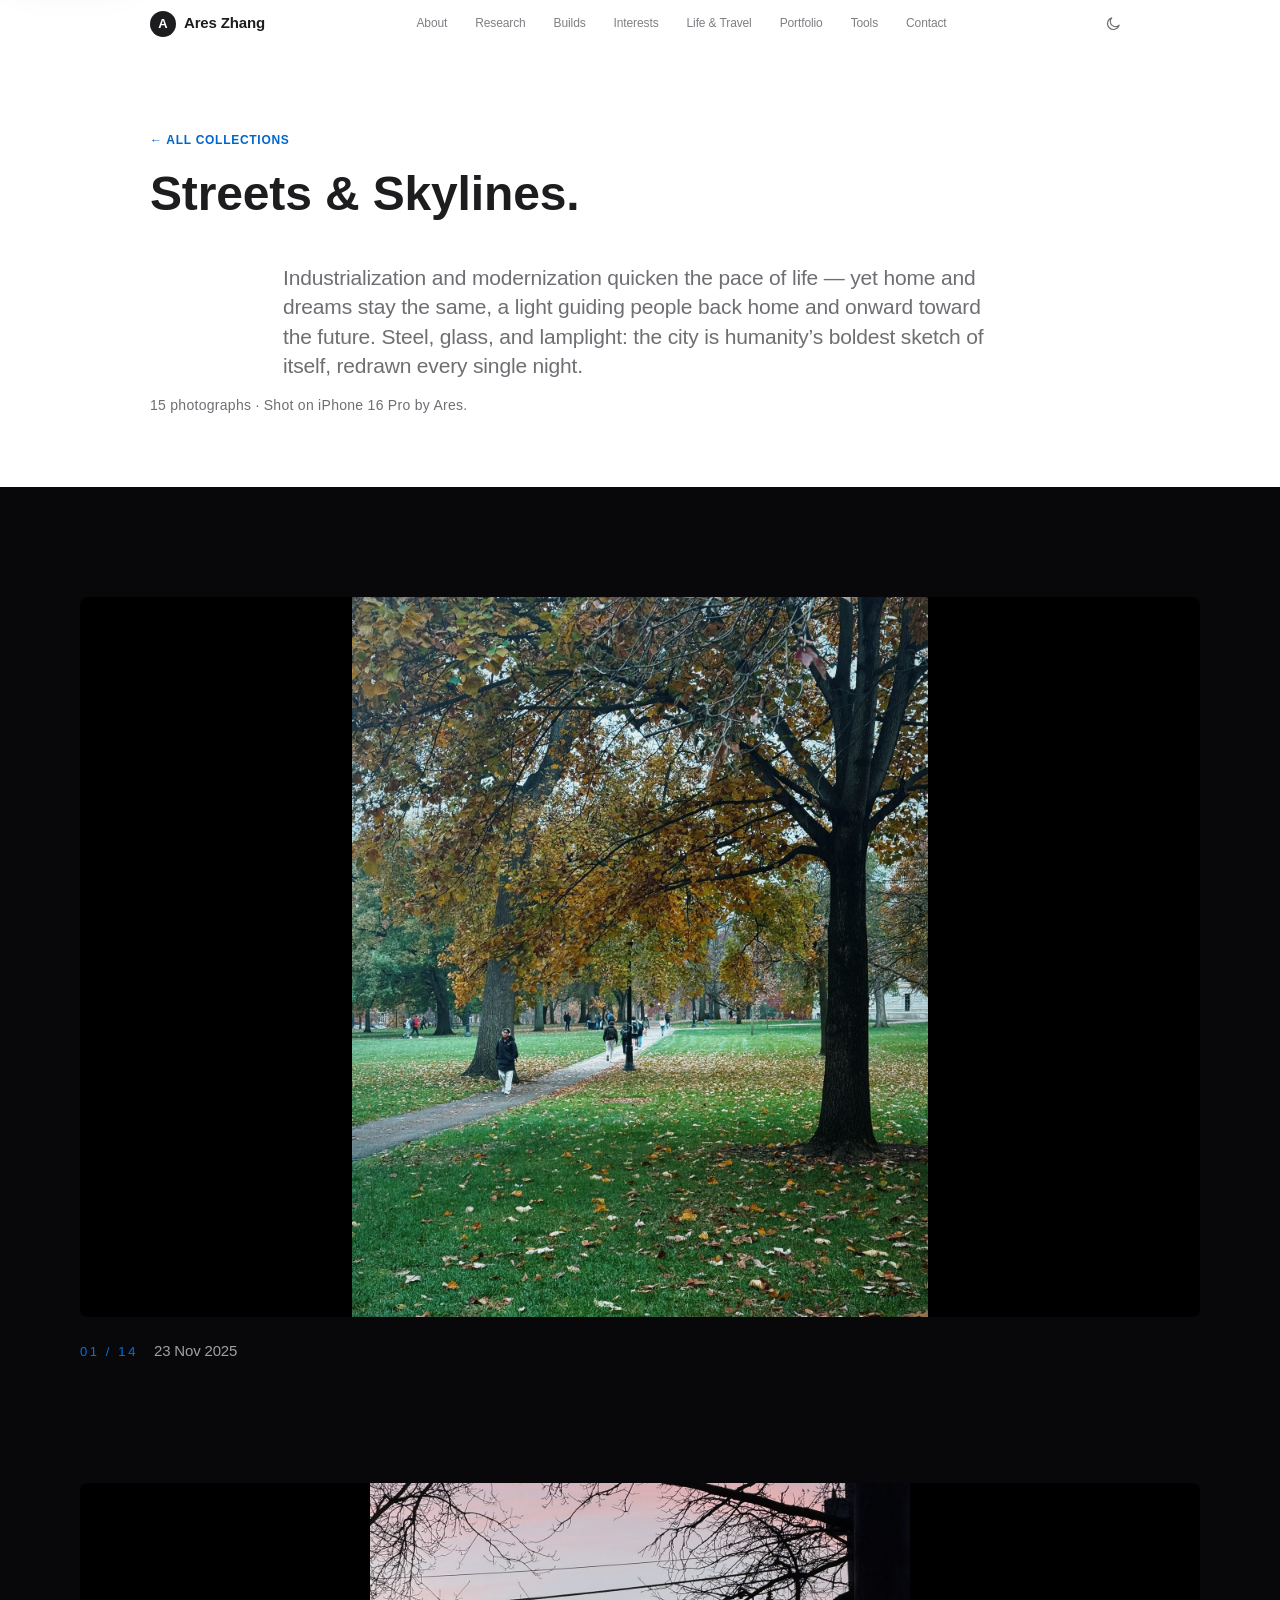
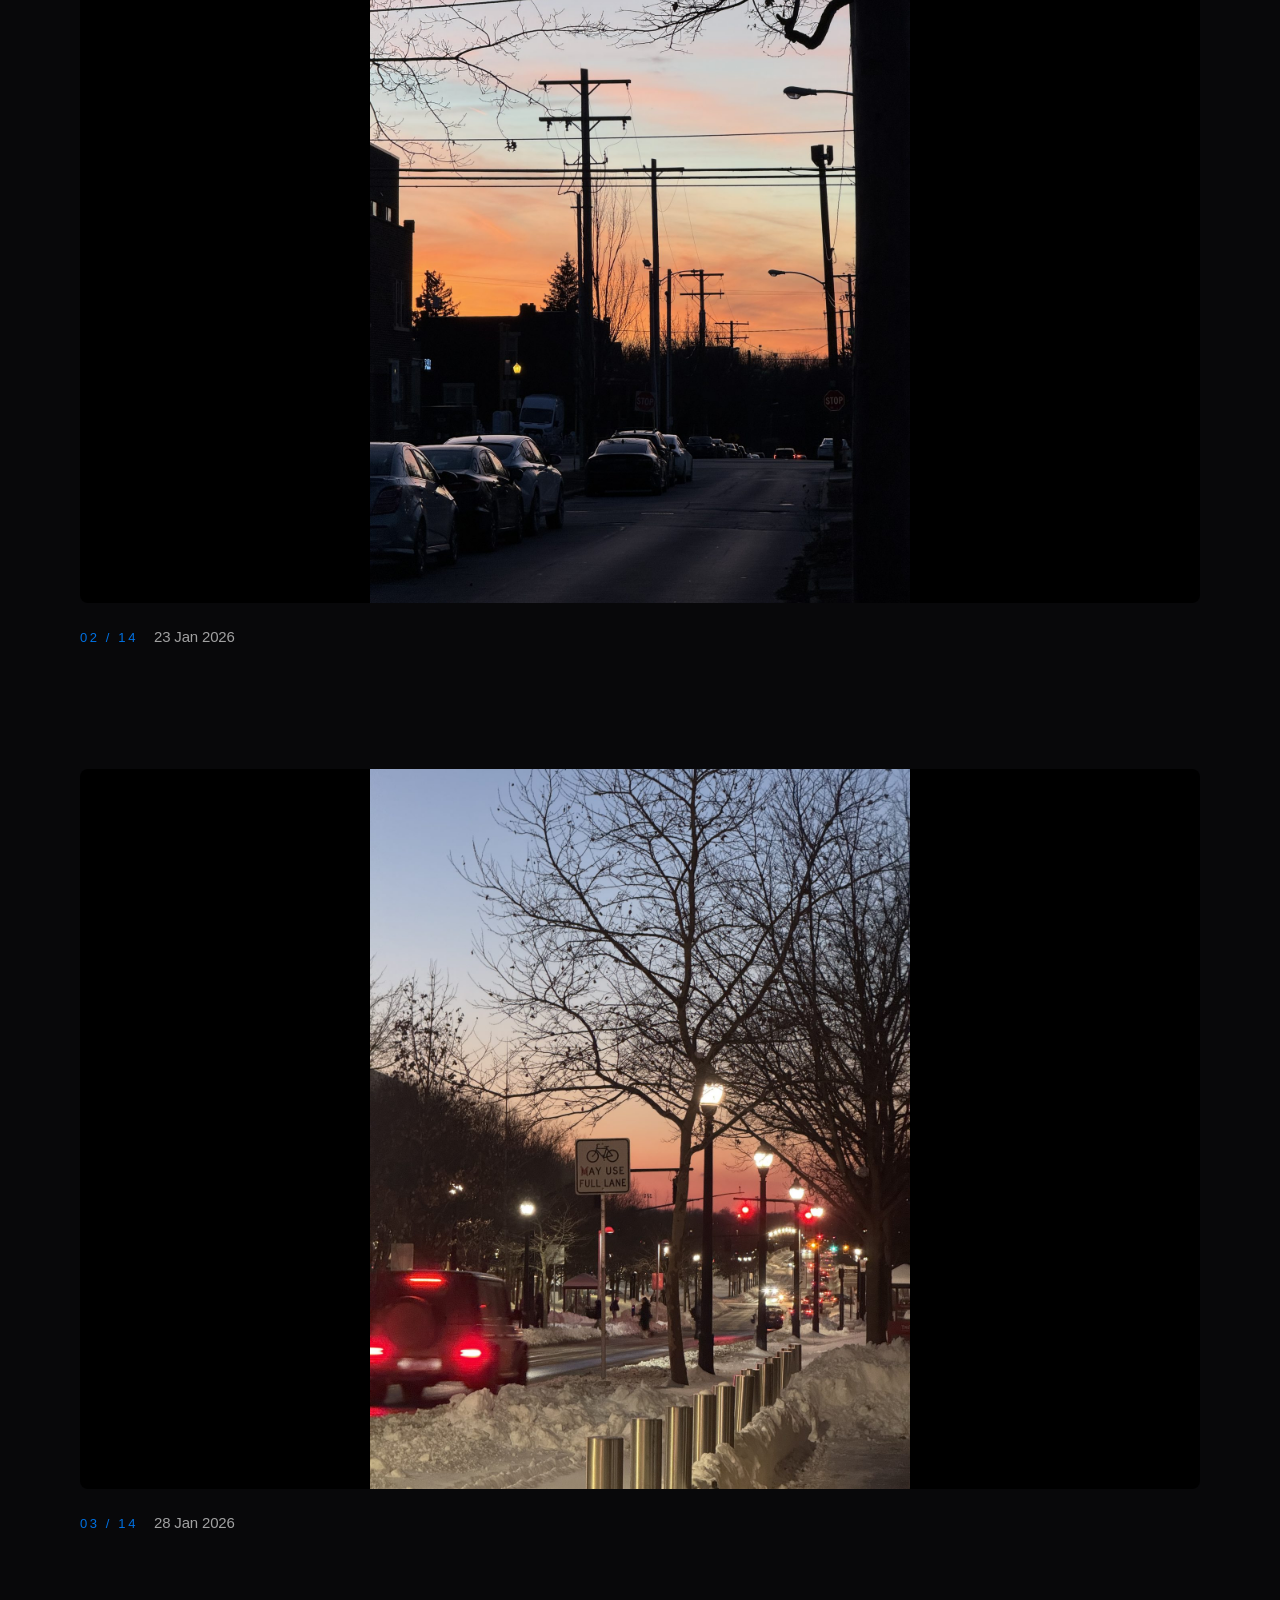
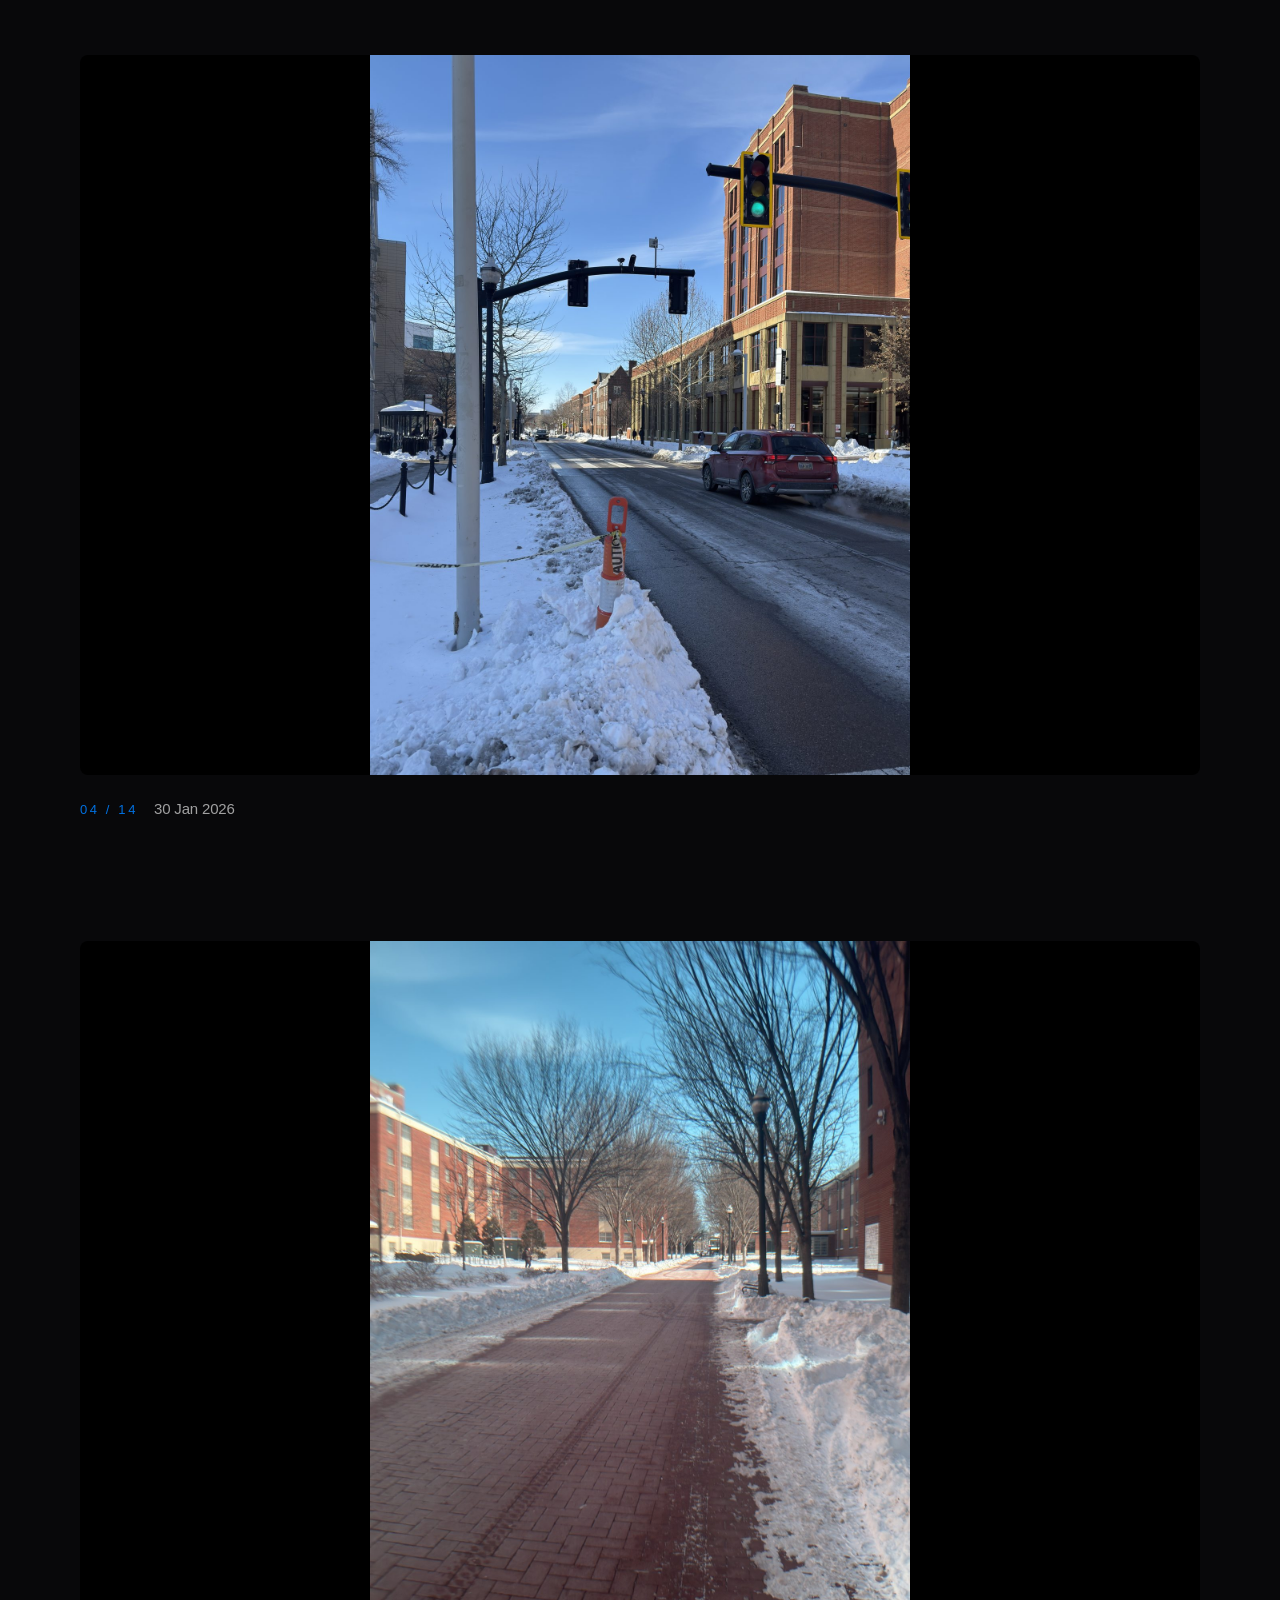
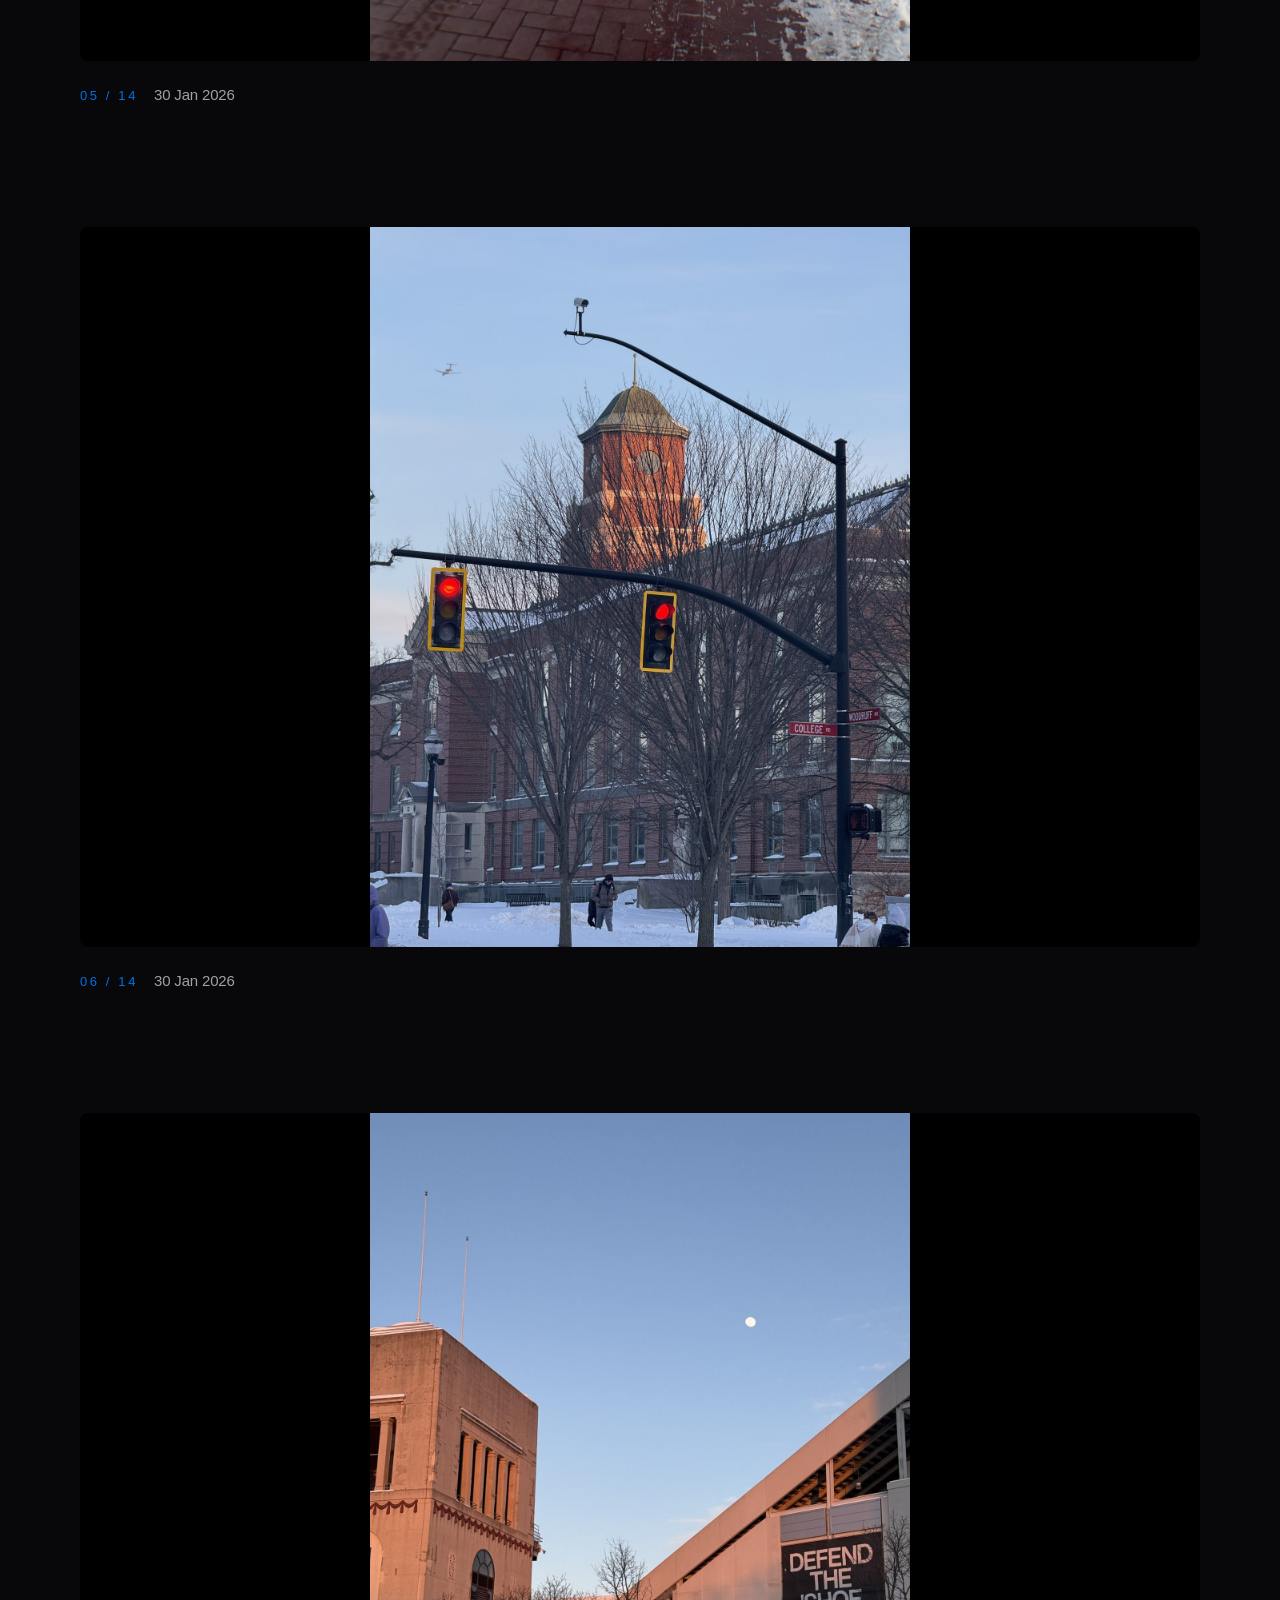
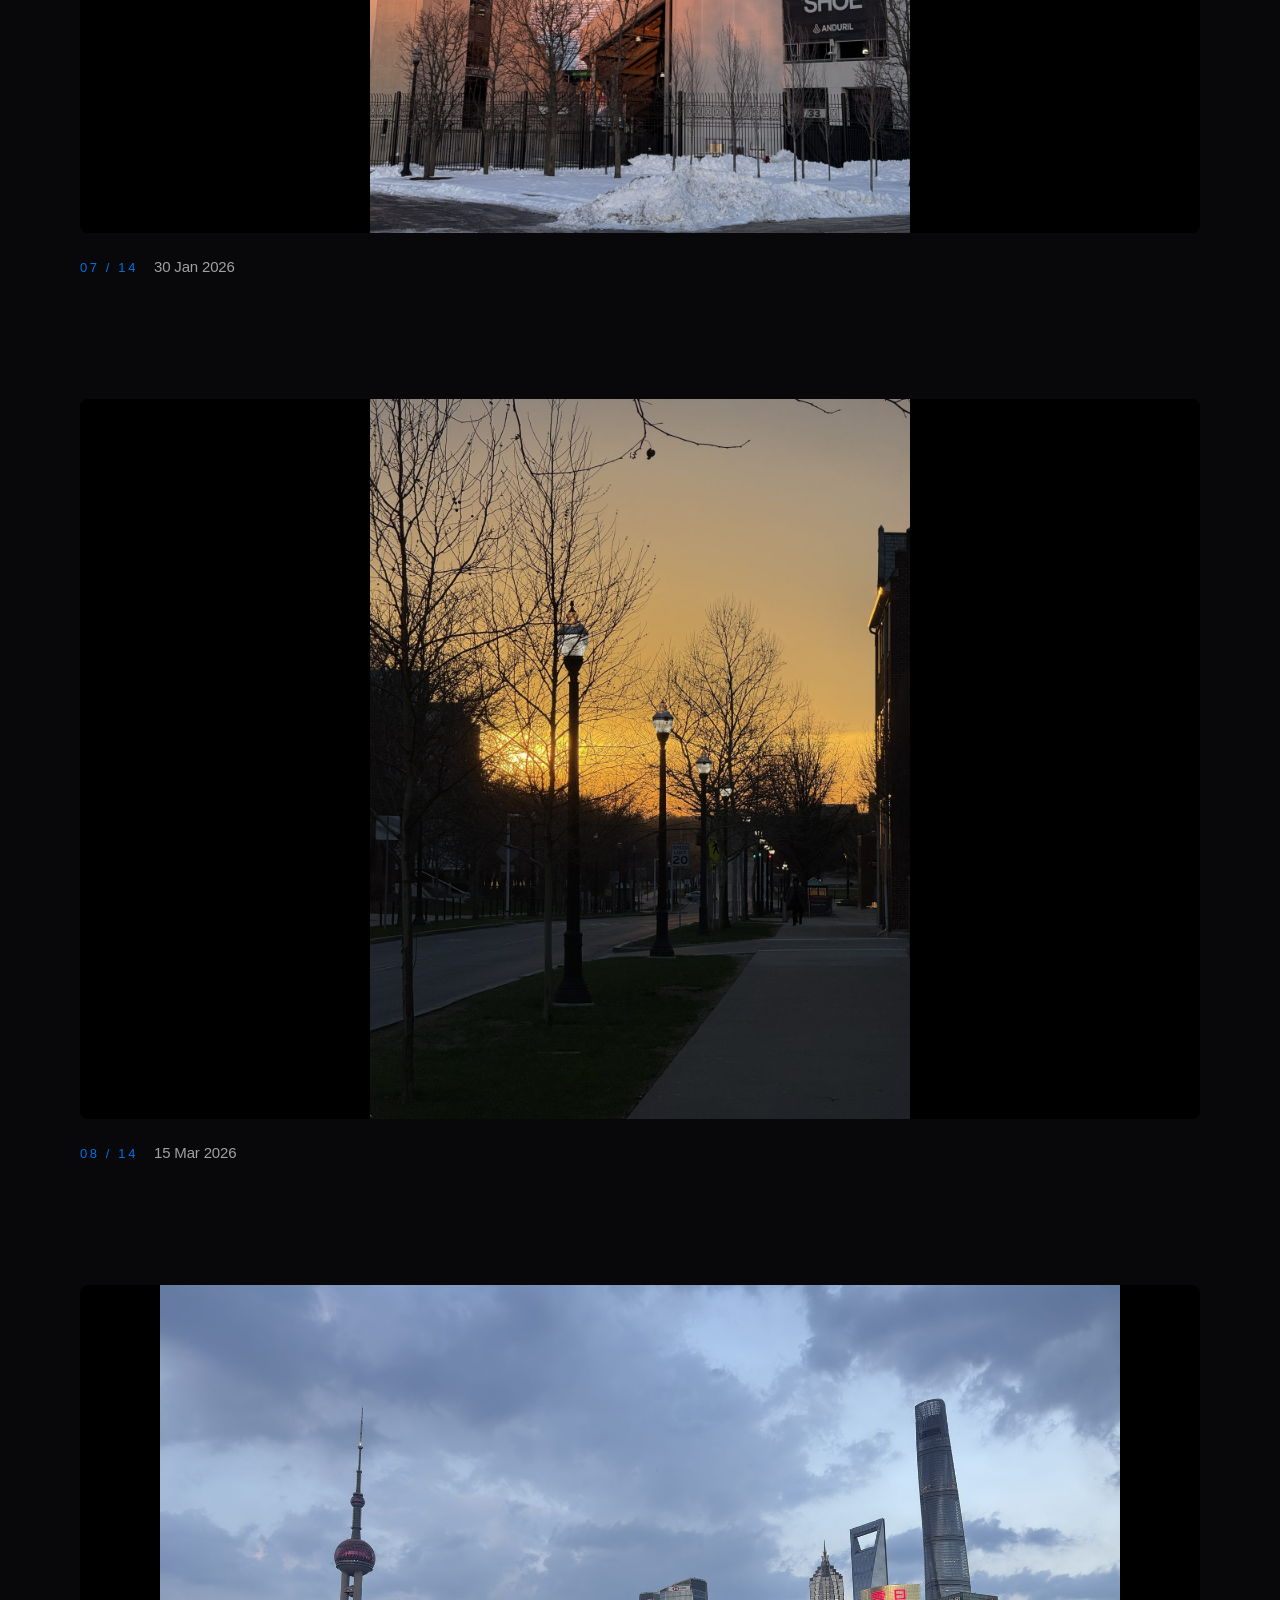
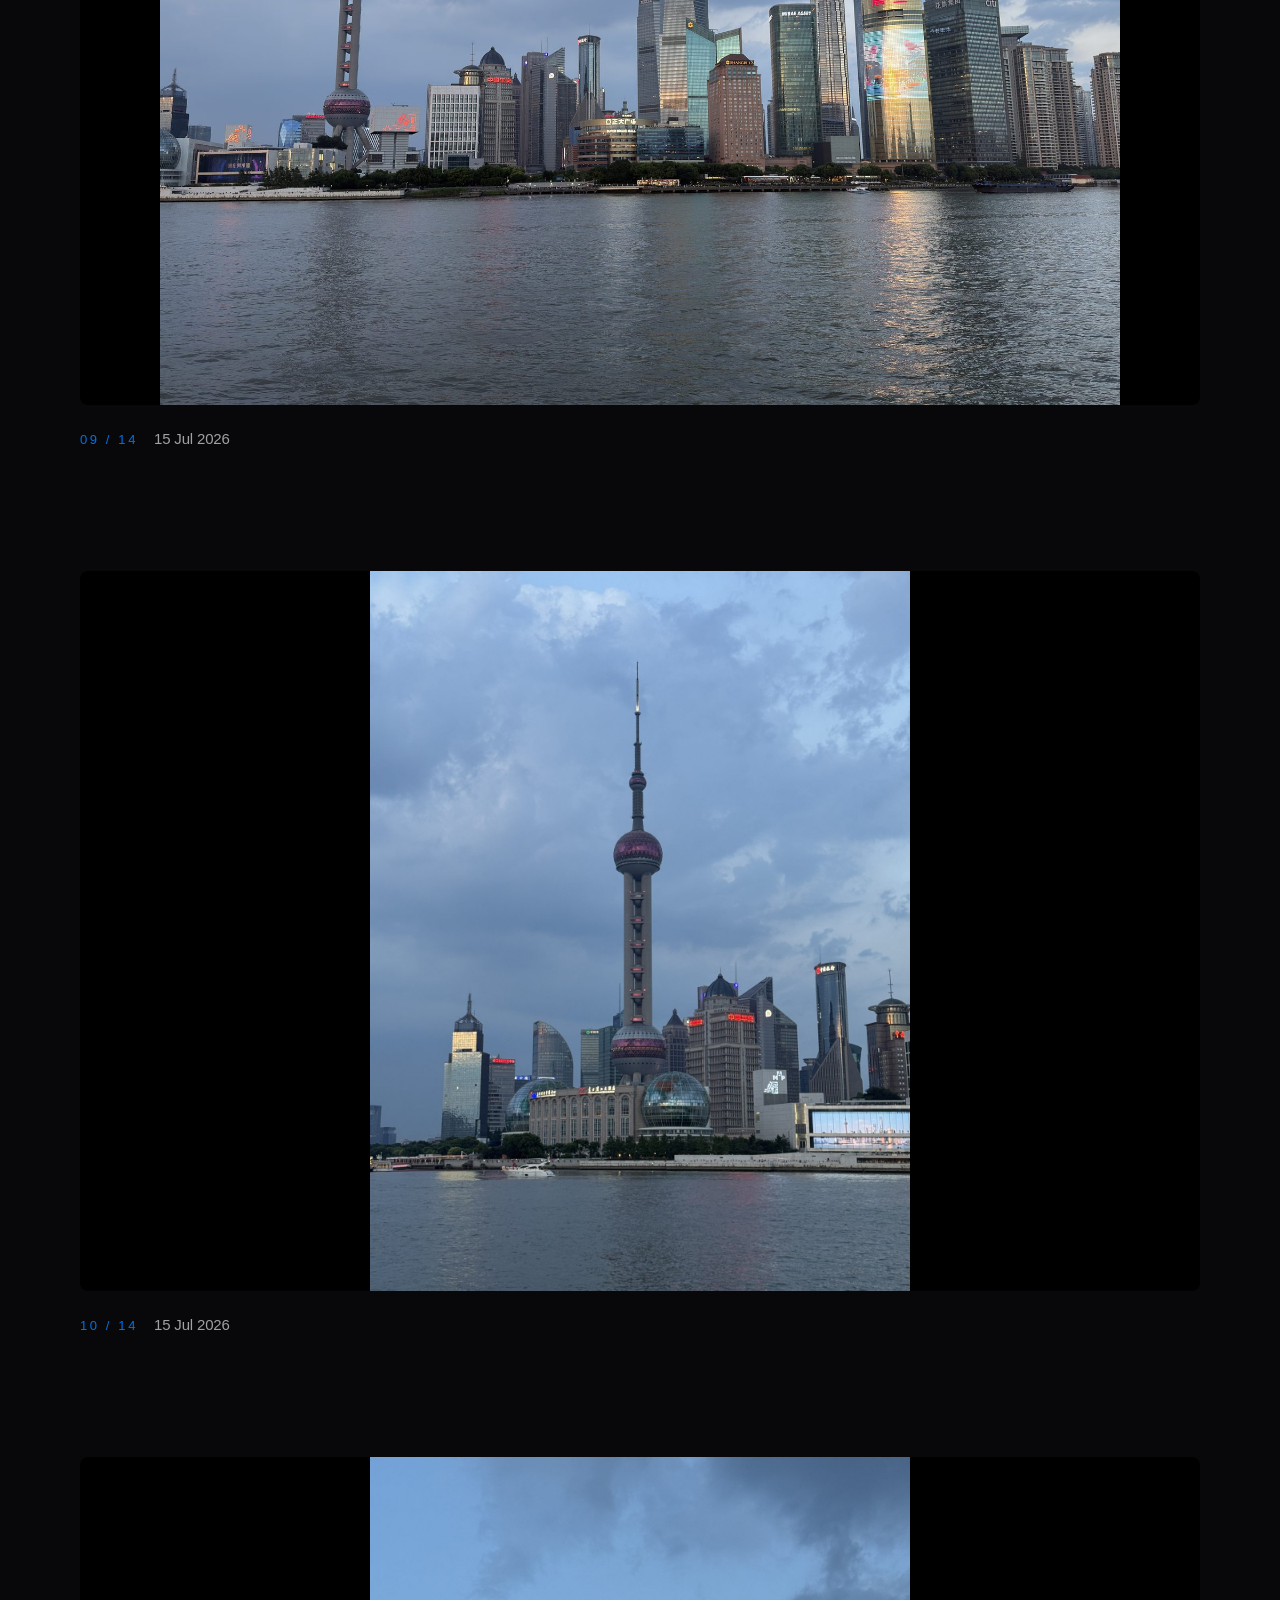
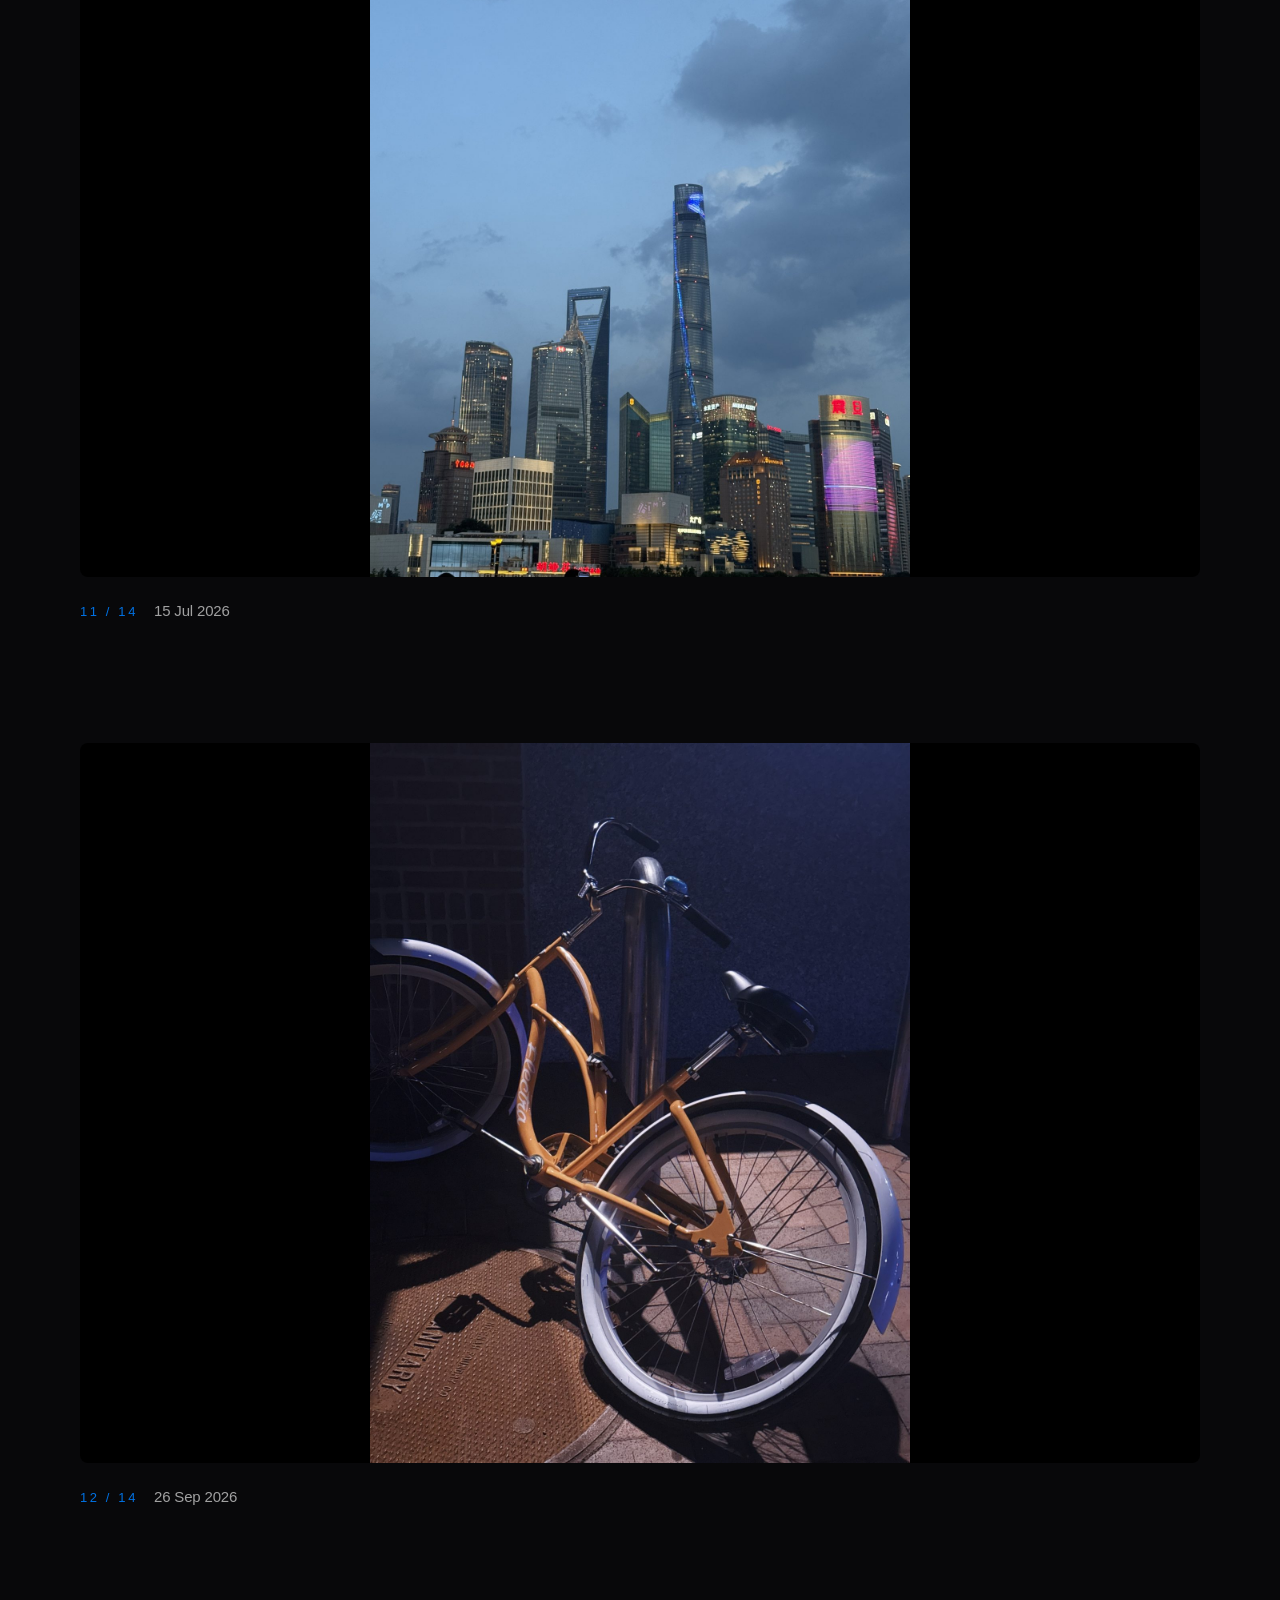
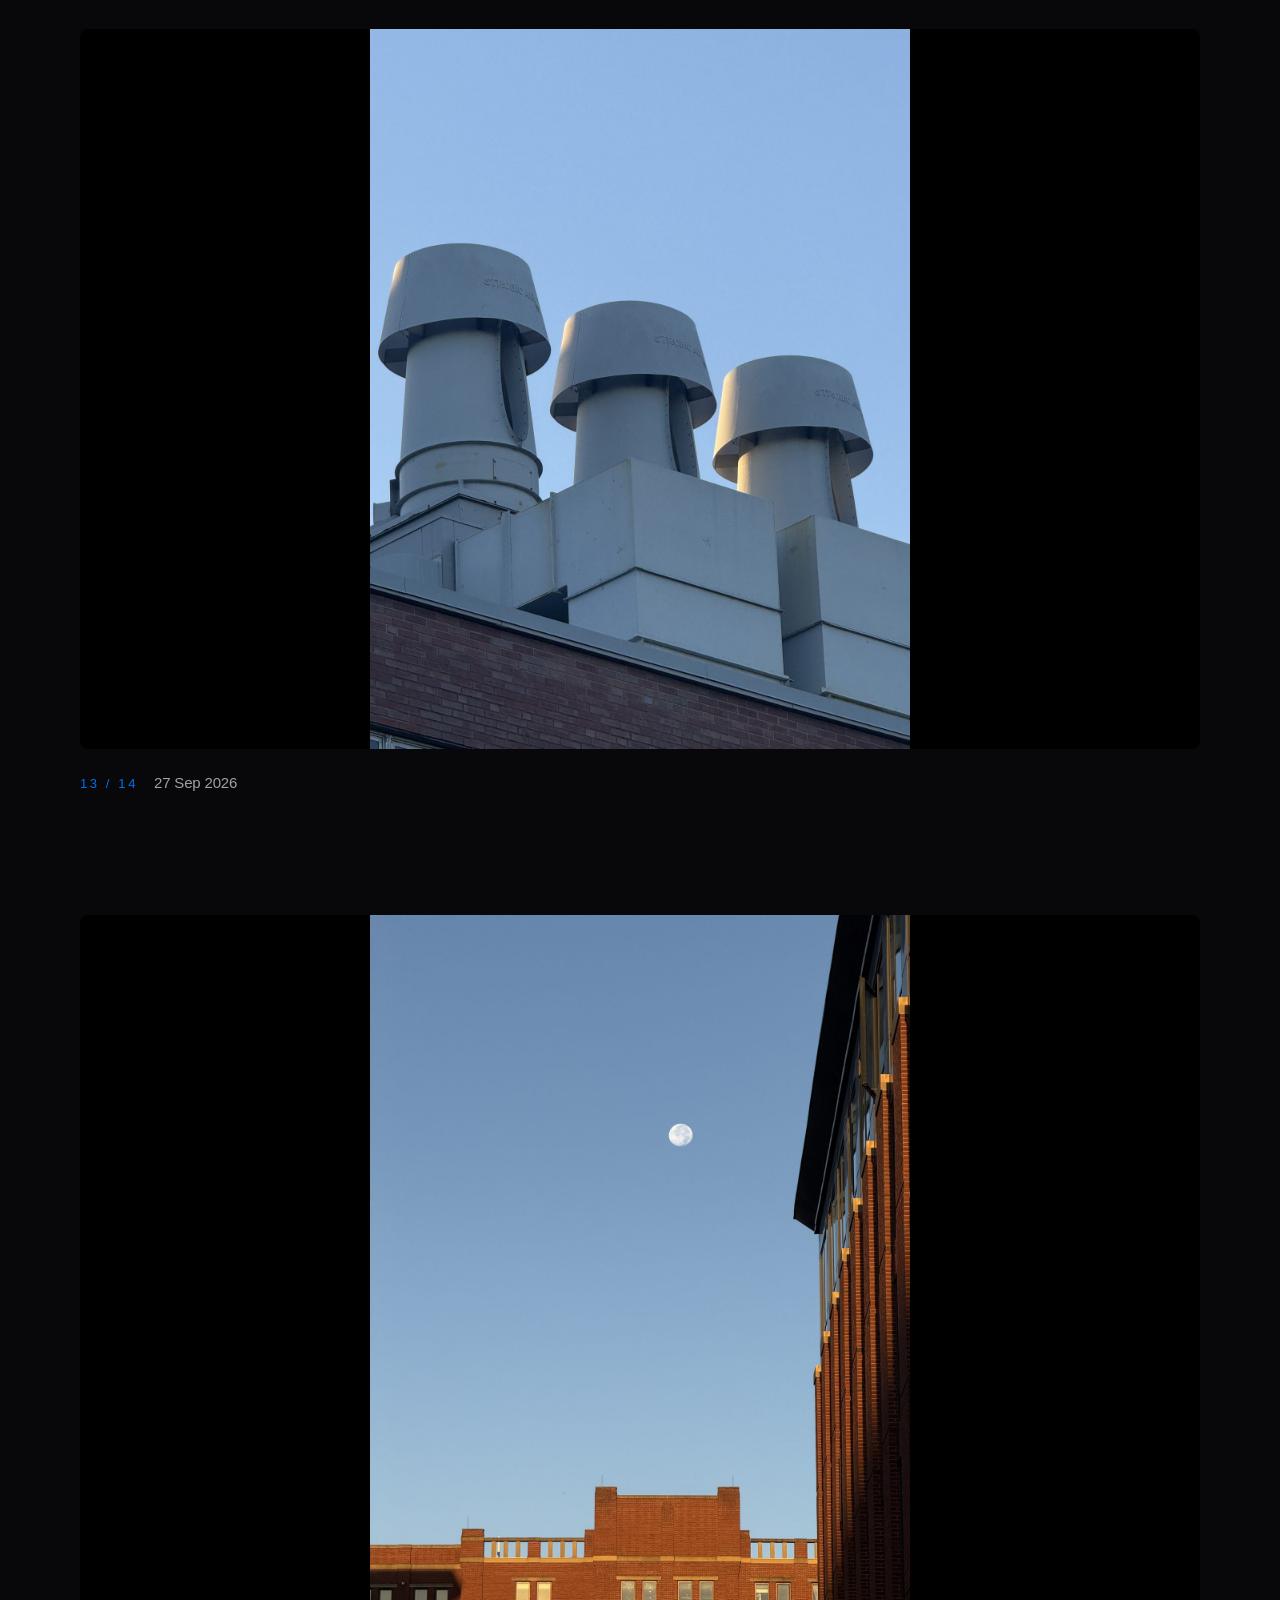
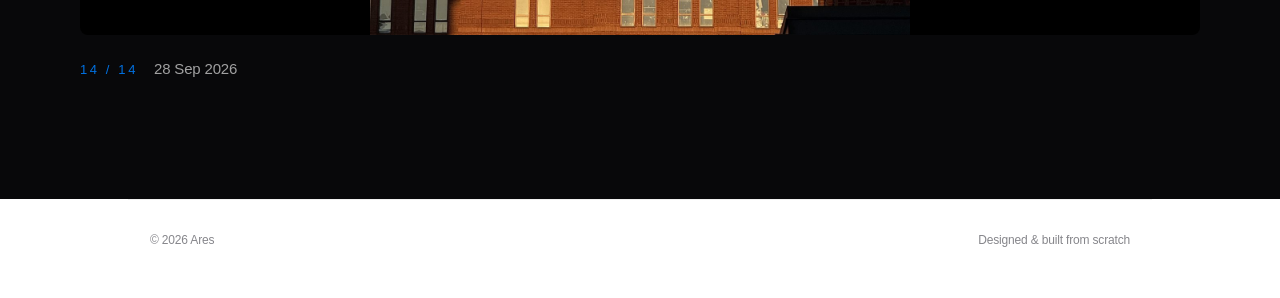
<file: gallery/streets-skylines/index.html>
<!DOCTYPE html>
<html lang="en">
<head>
  <meta charset="UTF-8" />
  <meta name="viewport" content="width=device-width, initial-scale=1, viewport-fit=cover" />
  <title>Streets &amp; Skylines — Life &amp; Travel — Ares Yujie Zhang</title>
  <meta name="description" content="Industrialization and modernization quicken the pace of life — yet home and dreams stay the same, a light guiding people back home and onward toward the future. Steel, glass, and lamplight: the city is humanity’s boldest sketch of itself, redrawn every single night. — featured photographs by Ares, shot on iPhone 16 Pro." />

  <meta name="color-scheme" content="light dark" />
  <meta name="theme-color" content="#ffffff" media="(prefers-color-scheme: light)" />
  <meta name="theme-color" content="#000000" media="(prefers-color-scheme: dark)" />

  <meta property="og:type" content="website" />
  <meta property="og:title" content="Streets &amp; Skylines — Life & Travel — Ares" />
  <meta property="og:description" content="Industrialization and modernization quicken the pace of life — yet home and dreams stay the same, a light guiding people back home and onward toward the future. Steel, glass, and lamplight: the city is humanity’s boldest sketch of itself, redrawn every single night." />
  <meta name="twitter:card" content="summary_large_image" />

  <link rel="icon" href="data:image/svg+xml,%3Csvg xmlns='http://www.w3.org/2000/svg' viewBox='0 0 64 64'%3E%3Crect width='64' height='64' rx='15' fill='%231d1d1f'/%3E%3Ctext x='32' y='45' font-family='-apple-system,Helvetica,sans-serif' font-size='36' font-weight='600' fill='%23ffffff' text-anchor='middle'%3EA%3C/text%3E%3C/svg%3E" />

  <!-- Set theme before first paint to avoid a flash of the wrong surface. -->
  <script>
    (function () {
      try {
        var mode = localStorage.getItem("theme") || "auto";
        var dark = mode === "dark" ||
          (mode === "auto" && window.matchMedia("(prefers-color-scheme: dark)").matches);
        document.documentElement.classList.toggle("theme-dark", dark);
        document.documentElement.dataset.theme = mode;
      } catch (e) {}
    })();
  </script>

  <link rel="stylesheet" href="/styles.v3.css" />
  <noscript><style>.reveal{opacity:1 !important;transform:none !important}</style></noscript>
</head>
<body>
  <a class="skip-link" href="#main">Skip to content</a>

  <header class="nav" id="nav">
    <div class="nav-inner">
      <a class="brand" href="/" aria-label="Ares — home">
        <span class="brand-mark" aria-hidden="true">A</span>
        <span class="brand-name">Ares Zhang</span>
      </a>

      <nav class="nav-links" id="navLinks" aria-label="Primary">
        <a href="/#about">About</a>
        <a href="/#research">Research</a>
        <a href="/#builds">Builds</a>
        <a href="/#interests">Interests</a>
        <a href="/gallery/" class="active" aria-current="page">Life &amp; Travel</a>
        <a href="/portfolio/">Portfolio</a>
        <a href="/tools/">Tools</a>
        <a href="/#contact">Contact</a>
      </nav>

      <div class="nav-actions">
        <button class="icon-btn theme-toggle" id="themeToggle" type="button" aria-label="Toggle dark mode" aria-pressed="false">
          <svg class="icon-sun" viewBox="0 0 24 24" aria-hidden="true" focusable="false">
            <circle cx="12" cy="12" r="4.2"/>
            <g class="sun-rays"><path d="M12 2.4v2.6M12 19v2.6M4.8 4.8l1.9 1.9M17.3 17.3l1.9 1.9M2.4 12h2.6M19 12h2.6M4.8 19.2l1.9-1.9M17.3 6.7l1.9-1.9"/></g>
          </svg>
          <svg class="icon-moon" viewBox="0 0 24 24" aria-hidden="true" focusable="false">
            <path d="M20 14.4A8.4 8.4 0 1 1 9.6 4a6.9 6.9 0 0 0 10.4 10.4Z"/>
          </svg>
        </button>

        <button class="nav-toggle" id="navToggle" type="button" aria-label="Menu" aria-expanded="false" aria-controls="navLinks">
          <span aria-hidden="true"></span>
        </button>
      </div>
    </div>
  </header>
  <div class="nav-scrim" id="navScrim" hidden></div>

  <main id="main">
    <section class="section" aria-labelledby="gallery-title" style="padding-top: calc(var(--nav-h) + 84px); padding-bottom: 72px;">
      <p class="section-label reveal"><a class="back-link" href="/gallery/">&larr; All collections</a></p>
      <h2 id="gallery-title" class="statement reveal">Streets &amp; Skylines.</h2>
      <p class="lede reveal" style="--d:.1s">Industrialization and modernization quicken the pace of life — yet home and dreams stay the same, a light guiding people back home and onward toward the future. Steel, glass, and lamplight: the city is humanity’s boldest sketch of itself, redrawn every single night.</p>
      <p class="gallery-credit reveal" style="--d:.18s">15 photographs &middot; Shot on iPhone&nbsp;16&nbsp;Pro by Ares.</p>
    </section>

    <section class="room" aria-label="Photograph collection">
      <div class="room-inner" id="galleryRoom"></div>
      <p class="room-empty reveal" id="galleryEmpty">The gallery is still being curated — photos land here as they're shot.</p>
    </section>
  </main>

  <footer class="footer">
    <span>© <span id="year">2026</span> Ares</span>
    <span>Designed &amp; built from scratch</span>
  </footer>

  <script src="/script.v3.js"></script>
  <script>
    /* Gallery data: drop photos into the "photos/" folder and add entries here.
       Each entry: { src: "/photos/file.jpg", alt: "short description", caption: "optional caption" } */
    var GALLERY = [
      { src: "/photos/25-11-23-20-46-22-4718.jpg", alt: "Photograph by Ares, 23 November 2025", caption: "23 Nov 2025" },
      { src: "/photos/26-01-23-17-54-52-5239.jpg", alt: "Photograph by Ares, 23 January 2026", caption: "23 Jan 2026" },
      { src: "/photos/26-01-28-18-21-21-5266.jpg", alt: "Photograph by Ares, 28 January 2026", caption: "28 Jan 2026" },
      { src: "/photos/26-01-30-13-23-40-5295.jpg", alt: "Photograph by Ares, 30 January 2026", caption: "30 Jan 2026" },
      { src: "/photos/26-01-30-13-26-35-5296.jpg", alt: "Photograph by Ares, 30 January 2026", caption: "30 Jan 2026" },
      { src: "/photos/26-01-30-17-33-41-5301.jpg", alt: "Photograph by Ares, 30 January 2026", caption: "30 Jan 2026" },
      { src: "/photos/26-01-30-17-40-20-5302.jpg", alt: "Photograph by Ares, 30 January 2026", caption: "30 Jan 2026" },
      { src: "/photos/26-03-15-19-27-23-5583.jpg", alt: "Photograph by Ares, 15 March 2026", caption: "15 Mar 2026" },
      { src: "/photos/26-07-15-06-46-21-6551.jpg", alt: "Photograph by Ares, 15 July 2026", caption: "15 Jul 2026" },
      { src: "/photos/26-07-15-06-57-57-6564.jpg", alt: "Photograph by Ares, 15 July 2026", caption: "15 Jul 2026" },
      { src: "/photos/26-07-15-07-05-11-6584.jpg", alt: "Photograph by Ares, 15 July 2026", caption: "15 Jul 2026" },
      { src: "/photos/26-09-26-23-25-33-20260926.jpg", alt: "Photograph by Ares, 26 September 2026", caption: "26 Sep 2026" },
      { src: "/photos/26-09-27-18-51-35-7415.jpg", alt: "Photograph by Ares, 27 September 2026", caption: "27 Sep 2026" },
      { src: "/photos/26-09-28-07-48-15-7420.jpg", alt: "Photograph by Ares, 28 September 2026", caption: "28 Sep 2026" },
    ];

    (function () {
      var room = document.getElementById("galleryRoom");
      var empty = document.getElementById("galleryEmpty");
      if (!room) return;
      if (!GALLERY.length) return; // empty state stays visible

      empty.hidden = true;
      GALLERY.forEach(function (g, i) {
        var fig = document.createElement("figure");
        fig.className = "room-figure reveal";
        var img = document.createElement("img");
        img.src = g.src;
        img.alt = g.alt || "";
        img.loading = "lazy";
        img.decoding = "async";
        fig.appendChild(img);
        var cap = document.createElement("figcaption");
        cap.className = "room-cap";
        var num = document.createElement("span");
        num.className = "room-num";
        num.textContent = String(i + 1).padStart(2, "0") + " / " + GALLERY.length;
        var txt = document.createElement("p");
        txt.textContent = g.caption || "";
        cap.appendChild(num);
        cap.appendChild(txt);
        fig.appendChild(cap);
        room.appendChild(fig);
      });

      // These nodes were added after the main reveal pass — observe them here.
      if ("IntersectionObserver" in window) {
        var io = new IntersectionObserver(function (entries) {
          entries.forEach(function (entry) {
            if (entry.isIntersecting) {
              entry.target.classList.add("visible");
              io.unobserve(entry.target);
            }
          });
        }, { threshold: 0.08 });
        room.querySelectorAll(".reveal").forEach(function (el) { io.observe(el); });
      } else {
        room.querySelectorAll(".reveal").forEach(function (el) { el.classList.add("visible"); });
      }

      /* Lightbox: click a photo to view it large. */
      var lb = document.createElement("div");
      lb.className = "lightbox";
      lb.setAttribute("role", "dialog");
      lb.setAttribute("aria-label", "Photo viewer");
      lb.innerHTML =
        '<button class="lb-btn lb-close" type="button" aria-label="Close">\u00d7</button>' +
        '<button class="lb-btn lb-prev" type="button" aria-label="Previous photo">\u2039</button>' +
        '<figure><img alt=""><figcaption></figcaption></figure>' +
        '<button class="lb-btn lb-next" type="button" aria-label="Next photo">\u203a</button>';
      document.body.appendChild(lb);
      var lbImg = lb.querySelector("img");
      var lbCap = lb.querySelector("figcaption");
      var lbIndex = 0;
      function lbShow(i) {
        lbIndex = (i + GALLERY.length) % GALLERY.length;
        lbImg.src = GALLERY[lbIndex].src;
        lbImg.alt = GALLERY[lbIndex].alt;
        lbCap.textContent = GALLERY[lbIndex].caption || "";
      }
      function lbOpen(i) {
        lbShow(i);
        lb.classList.add("open");
        document.body.style.overflow = "hidden";
      }
      function lbClose() {
        lb.classList.remove("open");
        document.body.style.overflow = "";
      }
      room.addEventListener("click", function (e) {
        var fig = e.target.closest(".room-figure");
        if (!fig) return;
        lbOpen(Array.prototype.indexOf.call(room.children, fig));
      });
      lb.querySelector(".lb-close").addEventListener("click", lbClose);
      lb.querySelector(".lb-prev").addEventListener("click", function (e) { e.stopPropagation(); lbShow(lbIndex - 1); });
      lb.querySelector(".lb-next").addEventListener("click", function (e) { e.stopPropagation(); lbShow(lbIndex + 1); });
      lb.addEventListener("click", function (e) { if (e.target === lb) lbClose(); });
      document.addEventListener("keydown", function (e) {
        if (!lb.classList.contains("open")) return;
        if (e.key === "Escape") lbClose();
        else if (e.key === "ArrowLeft") lbShow(lbIndex - 1);
        else if (e.key === "ArrowRight") lbShow(lbIndex + 1);
      });
    })();
  </script>
</body>
</html>
</file>
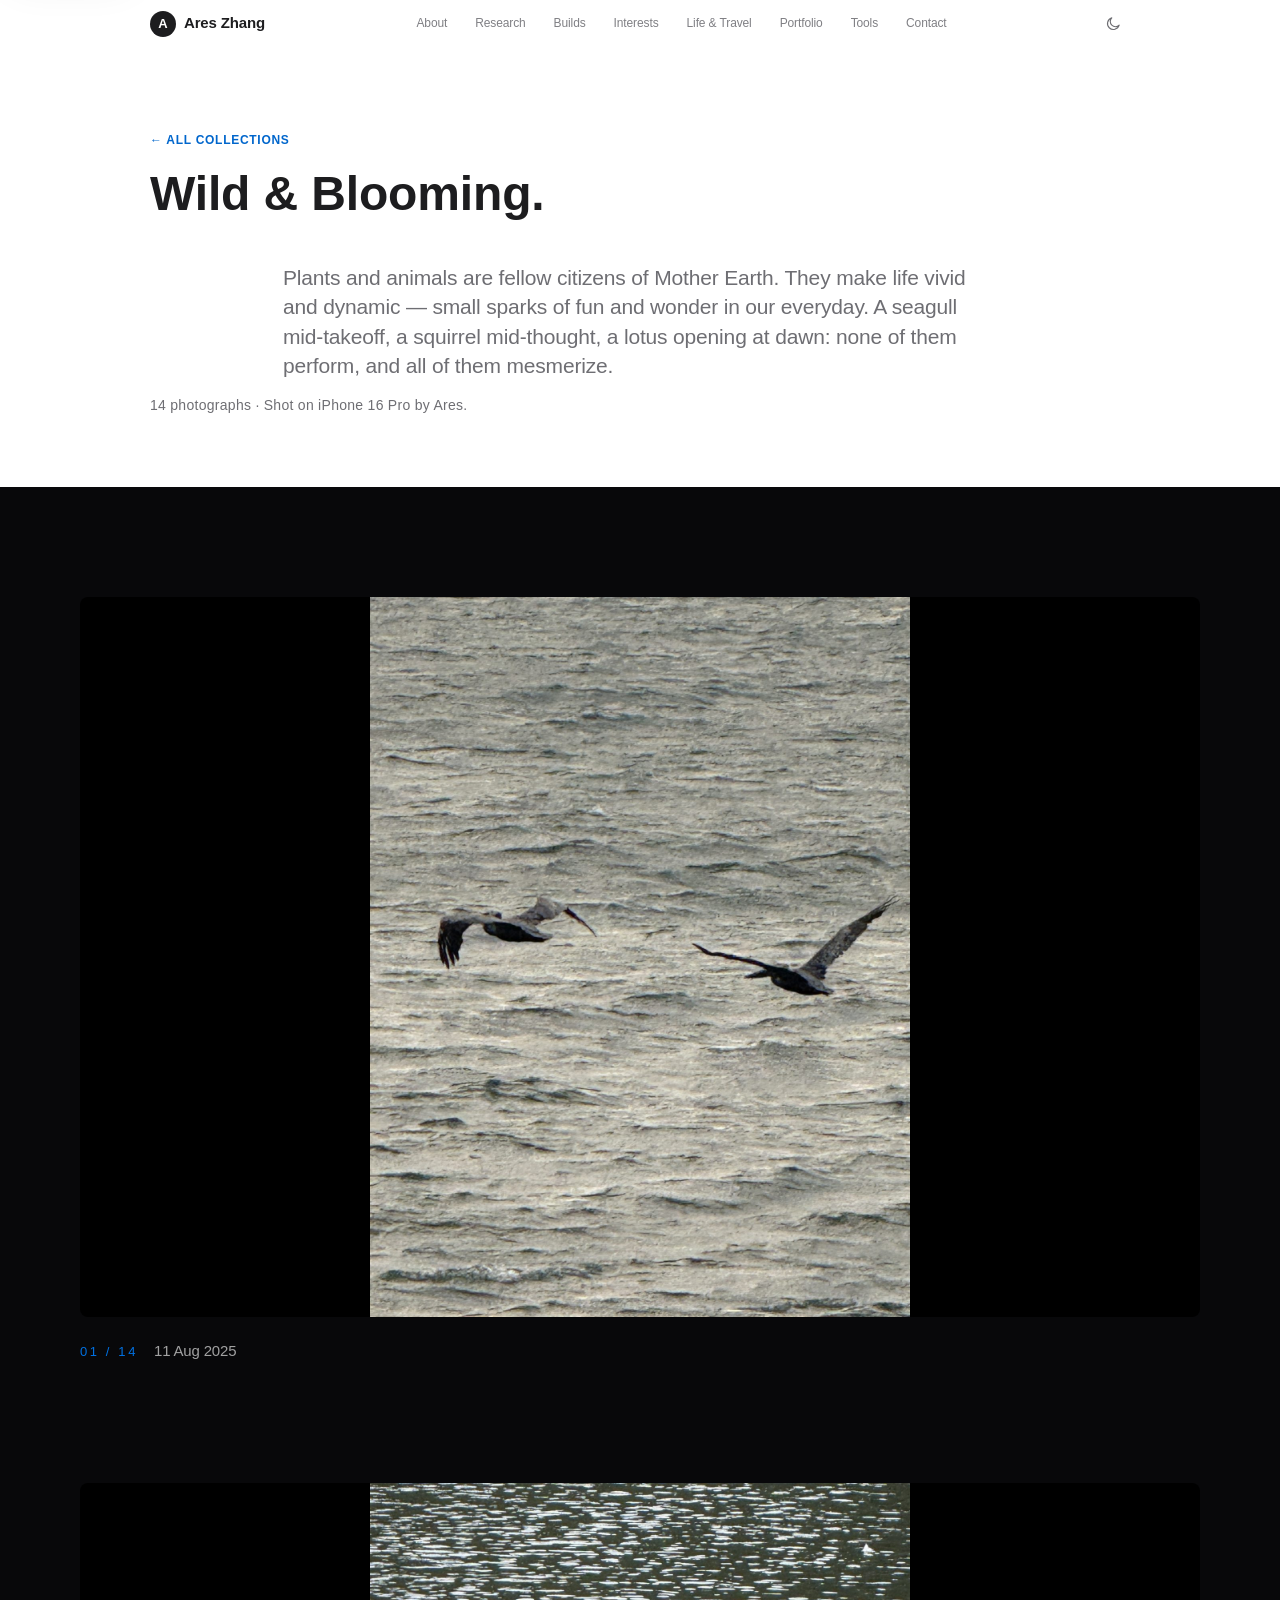
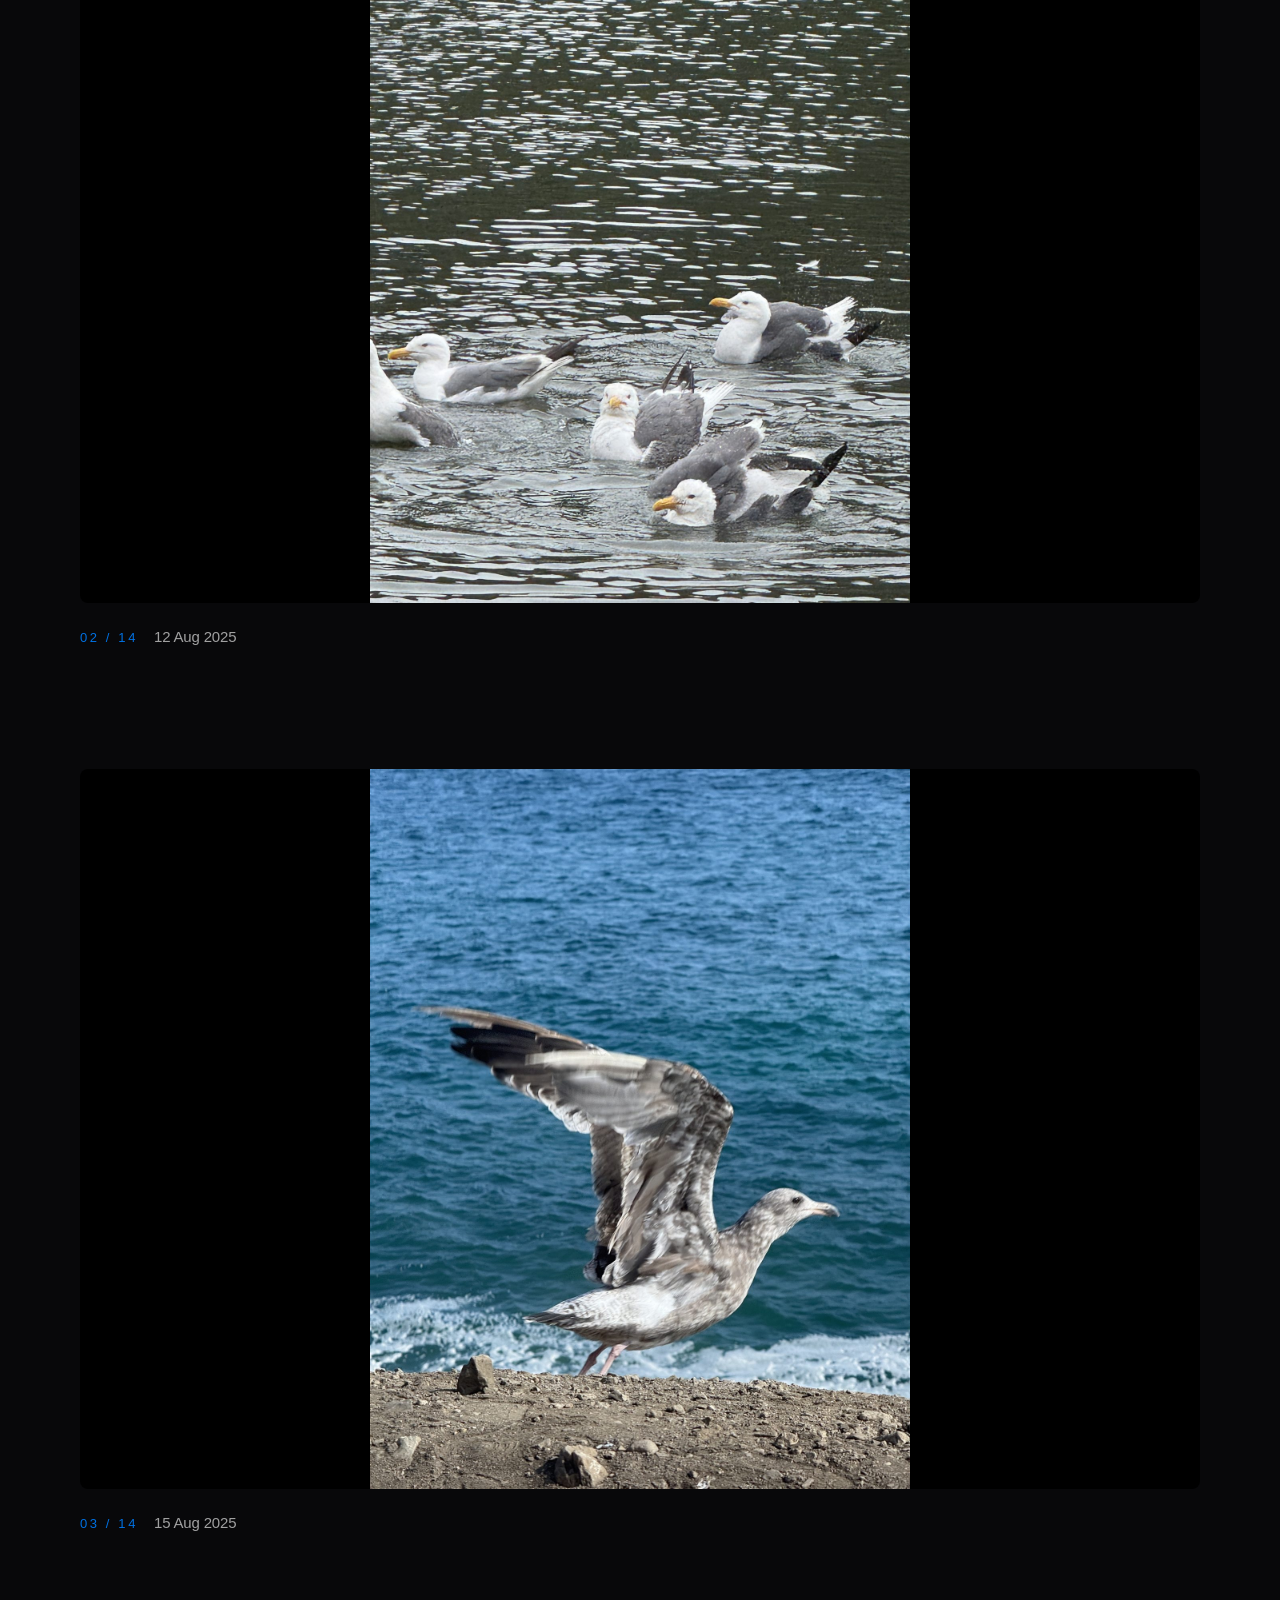
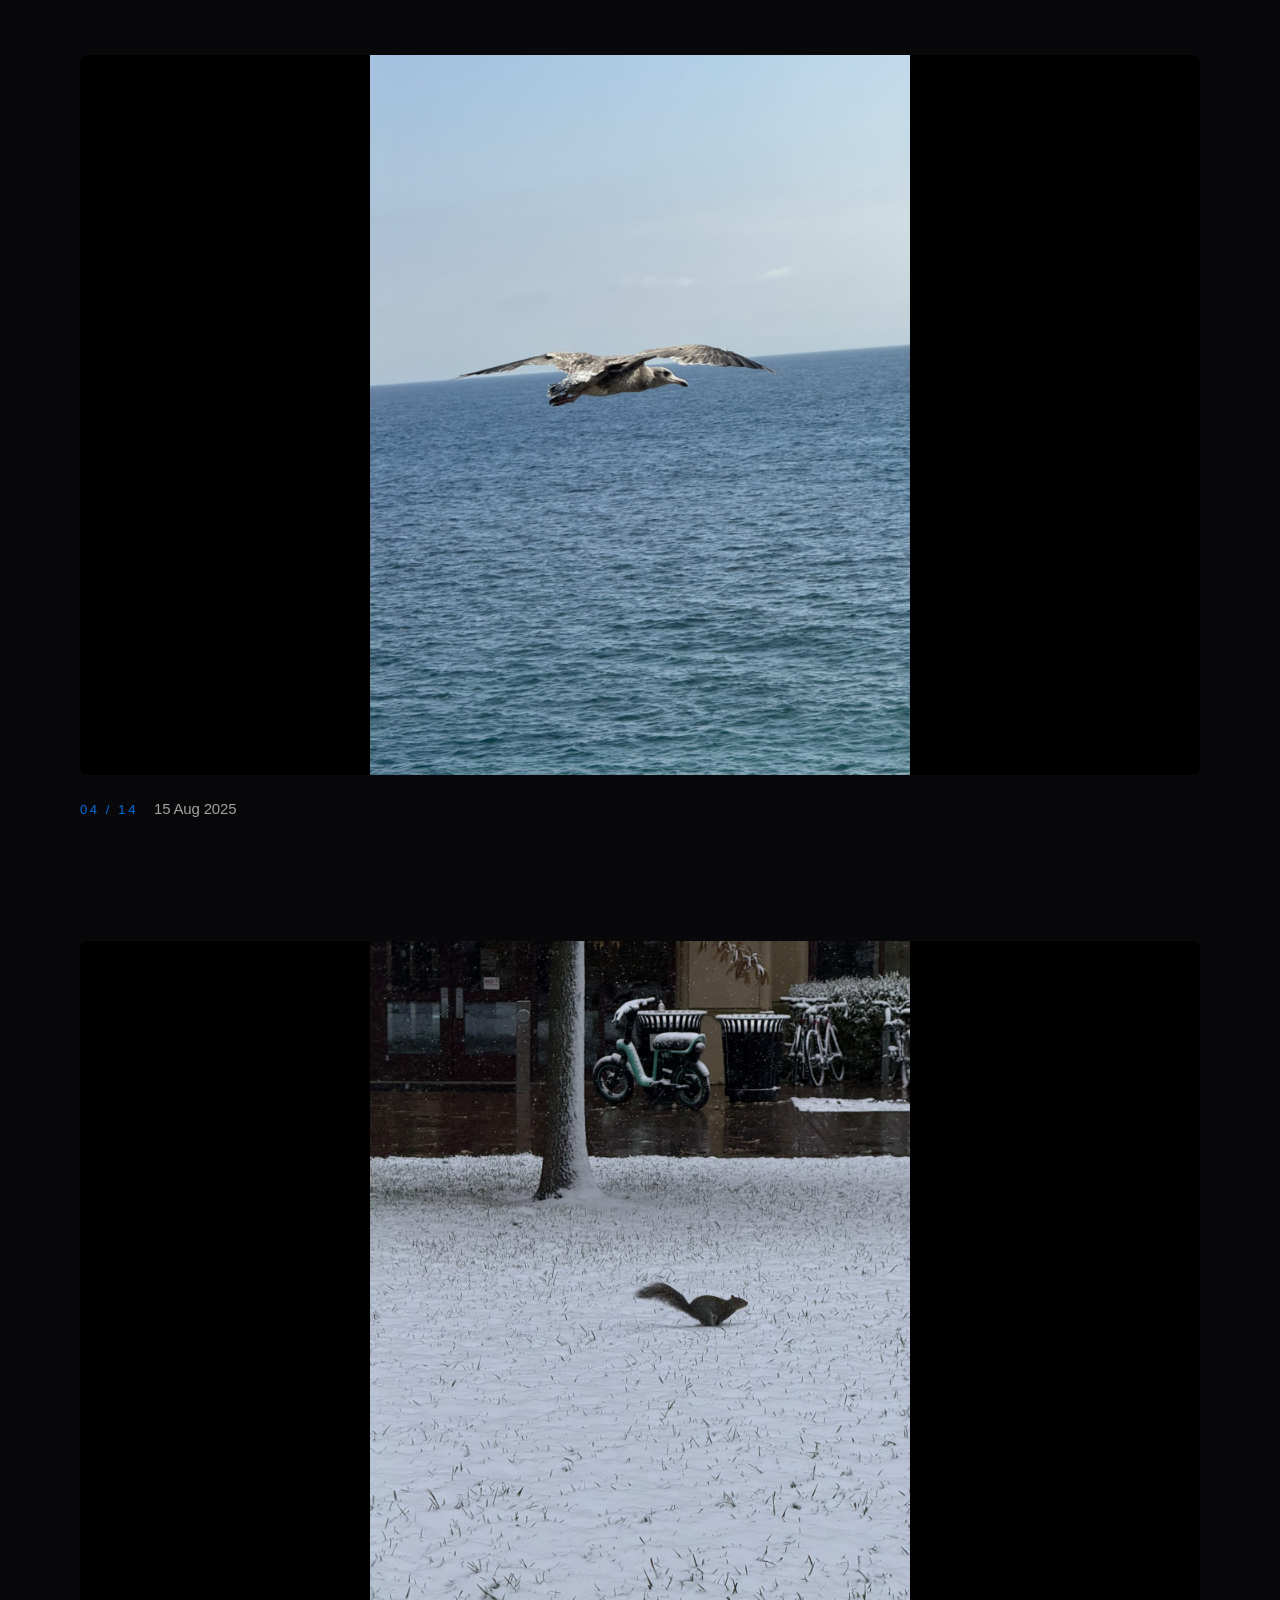
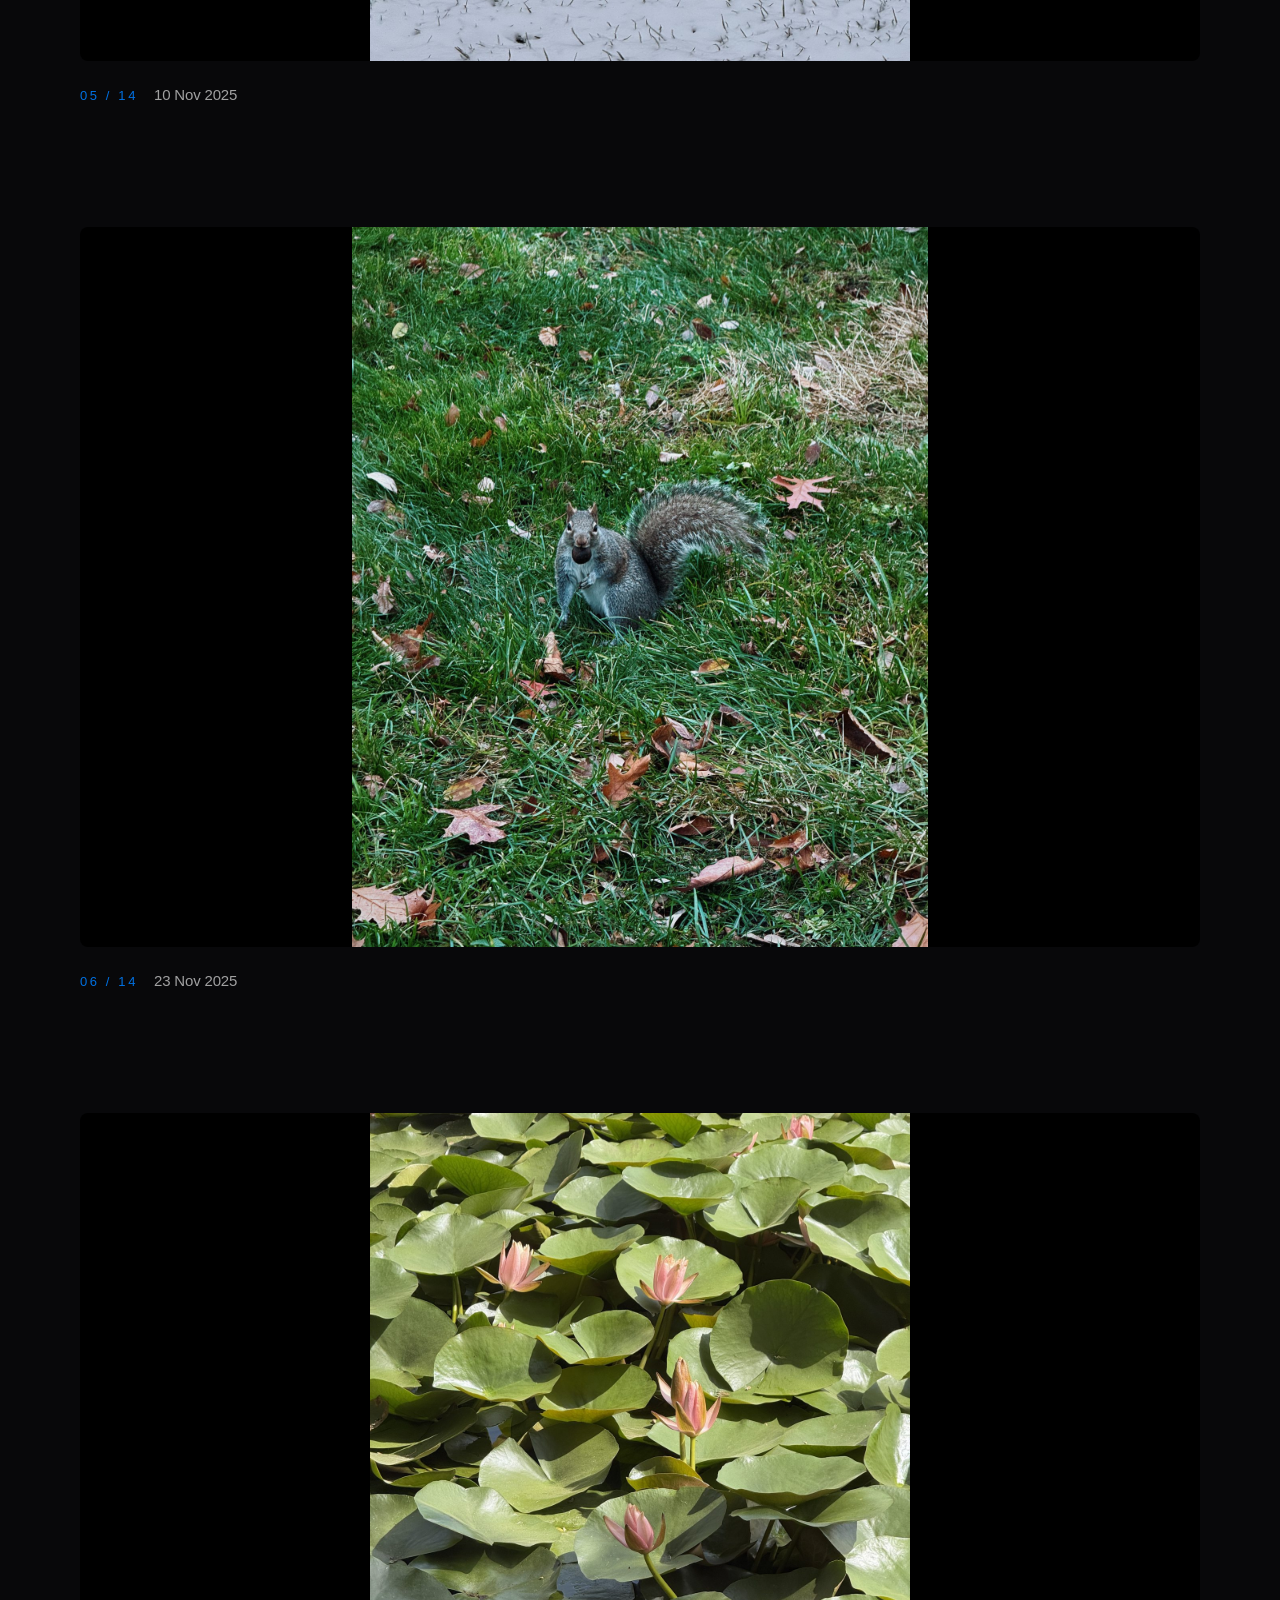
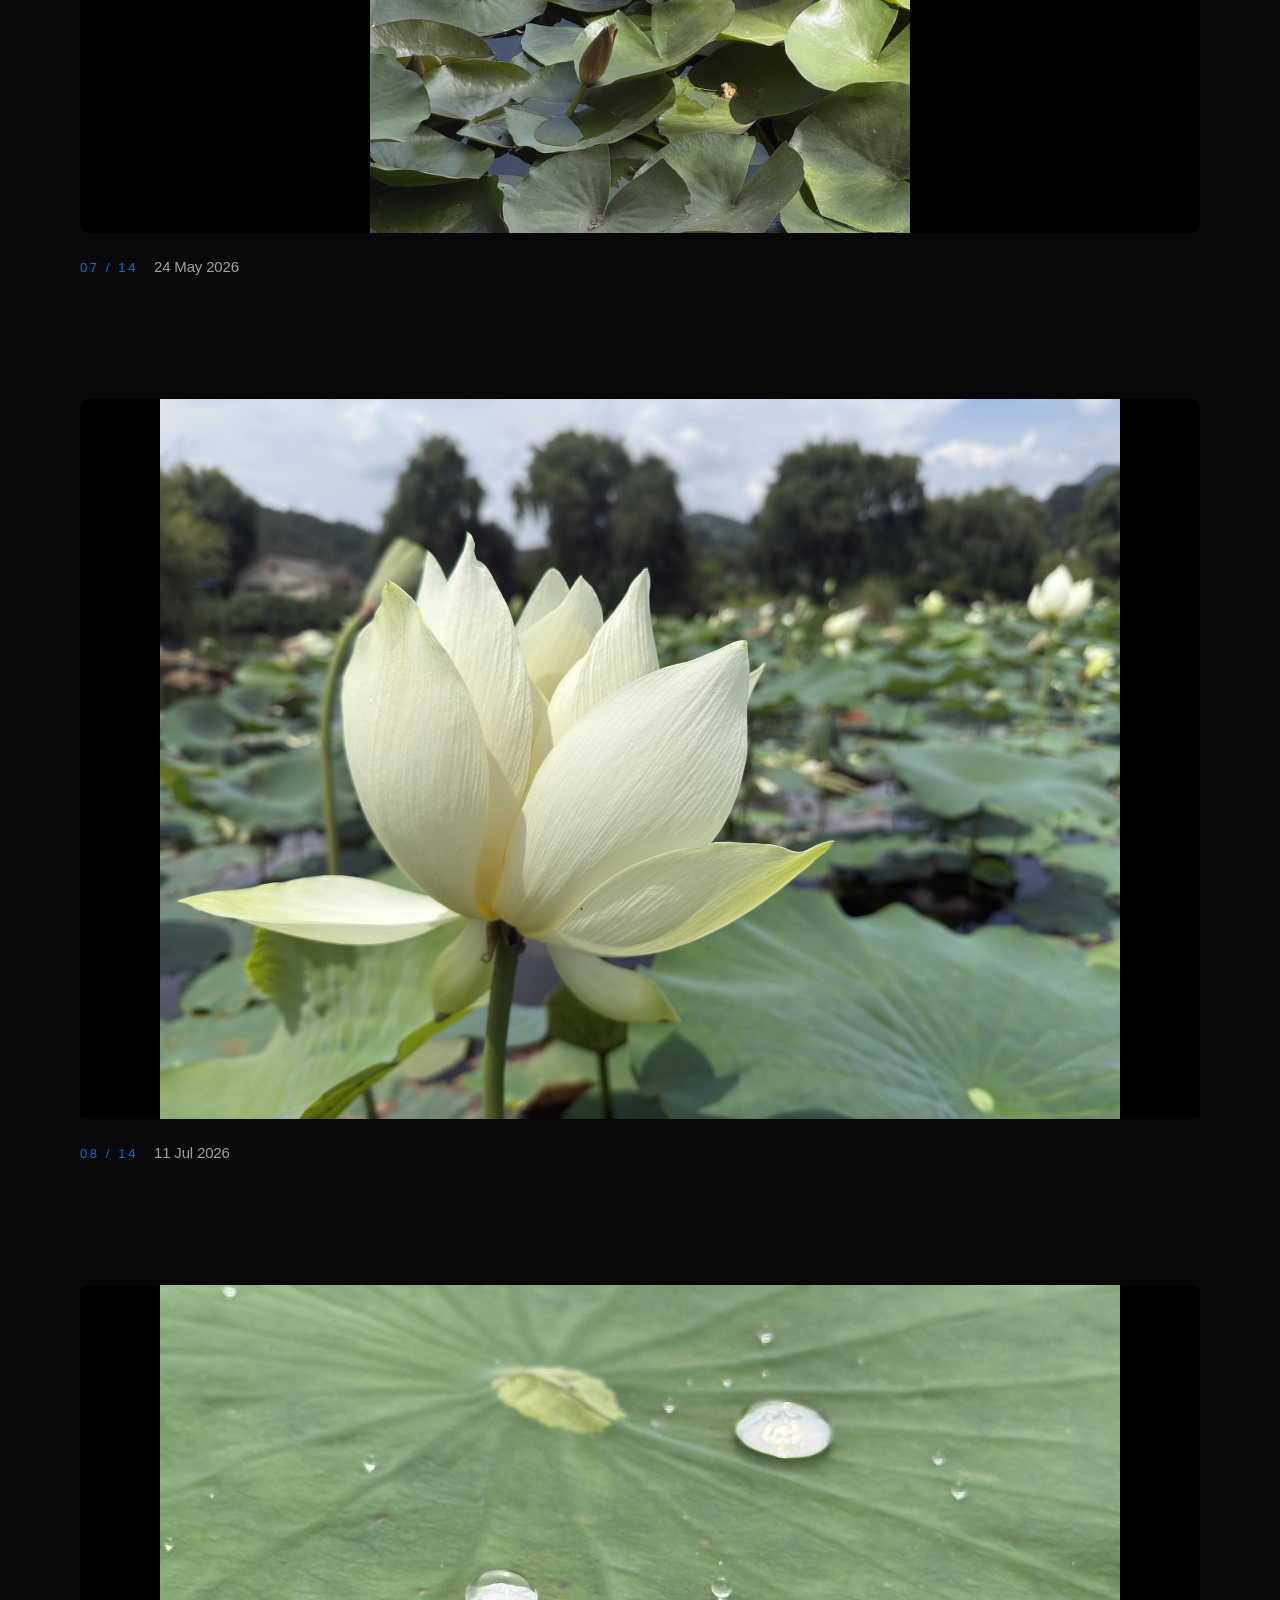
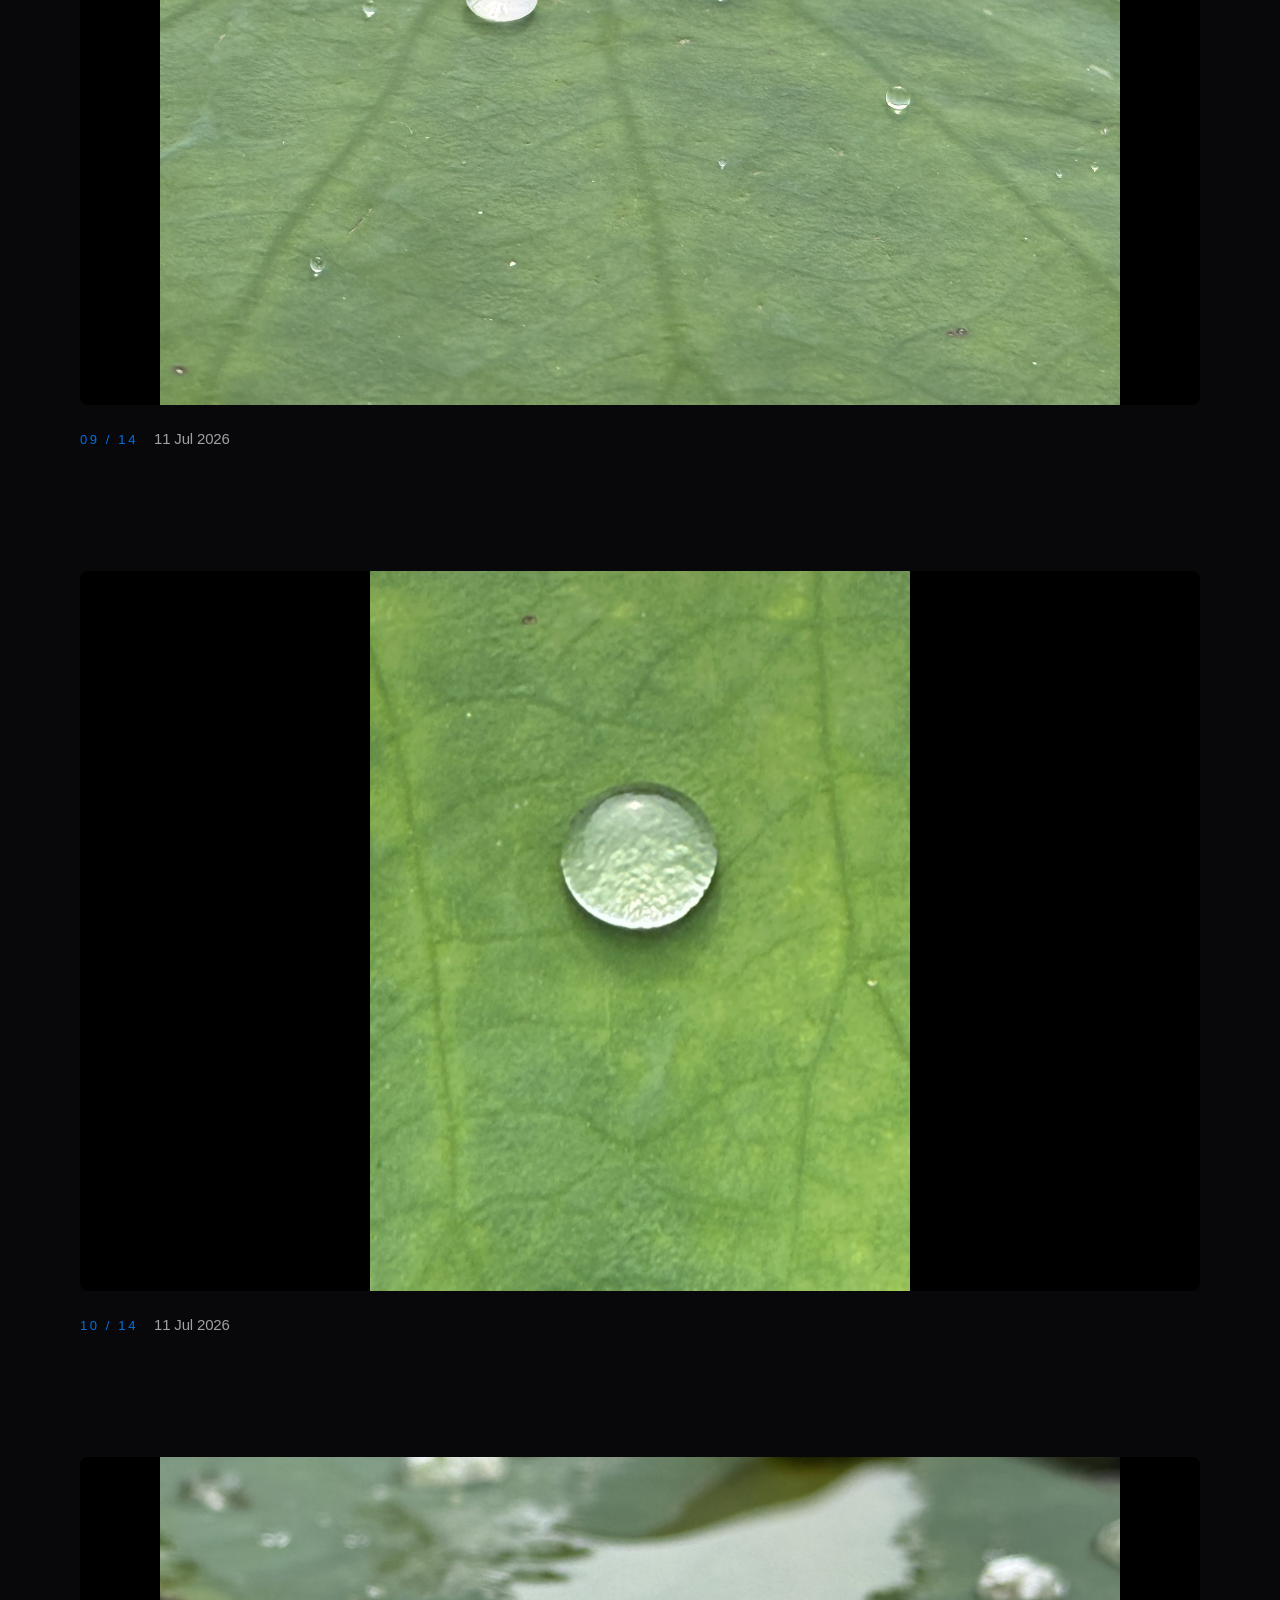
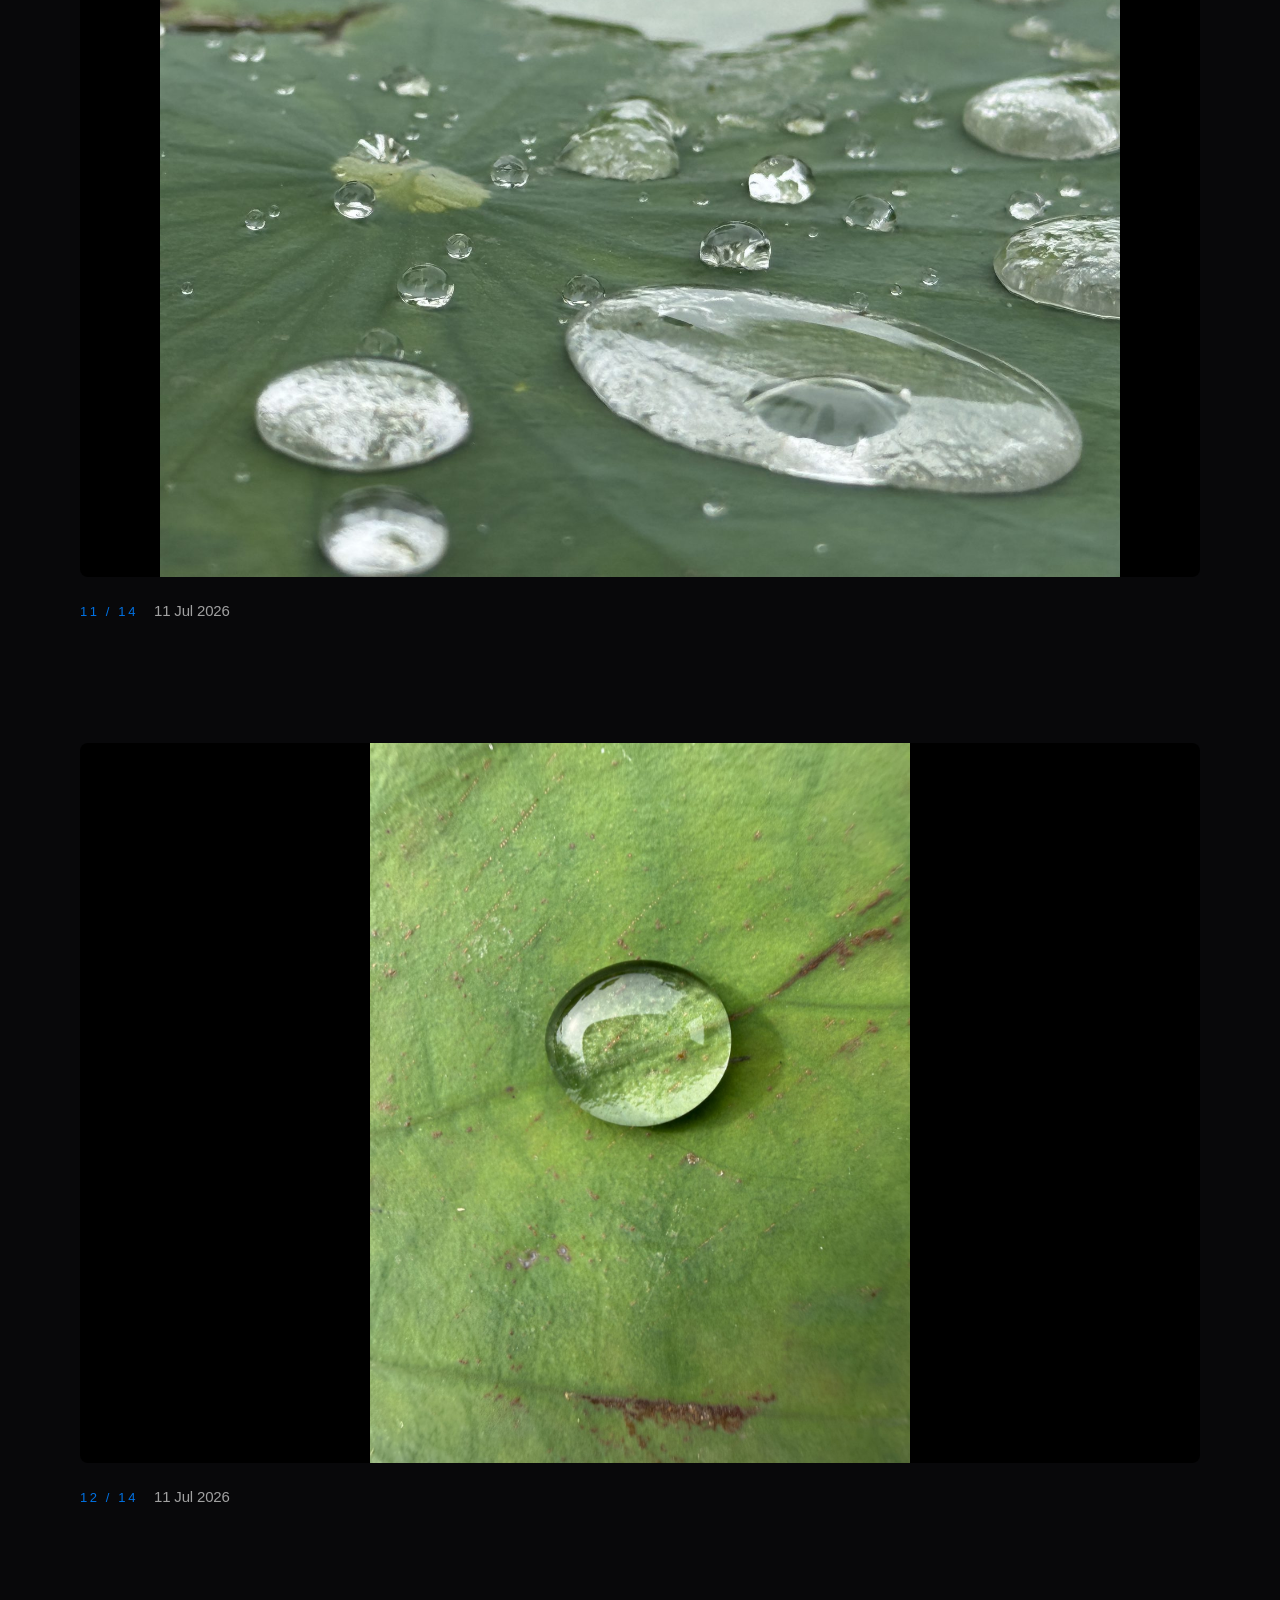
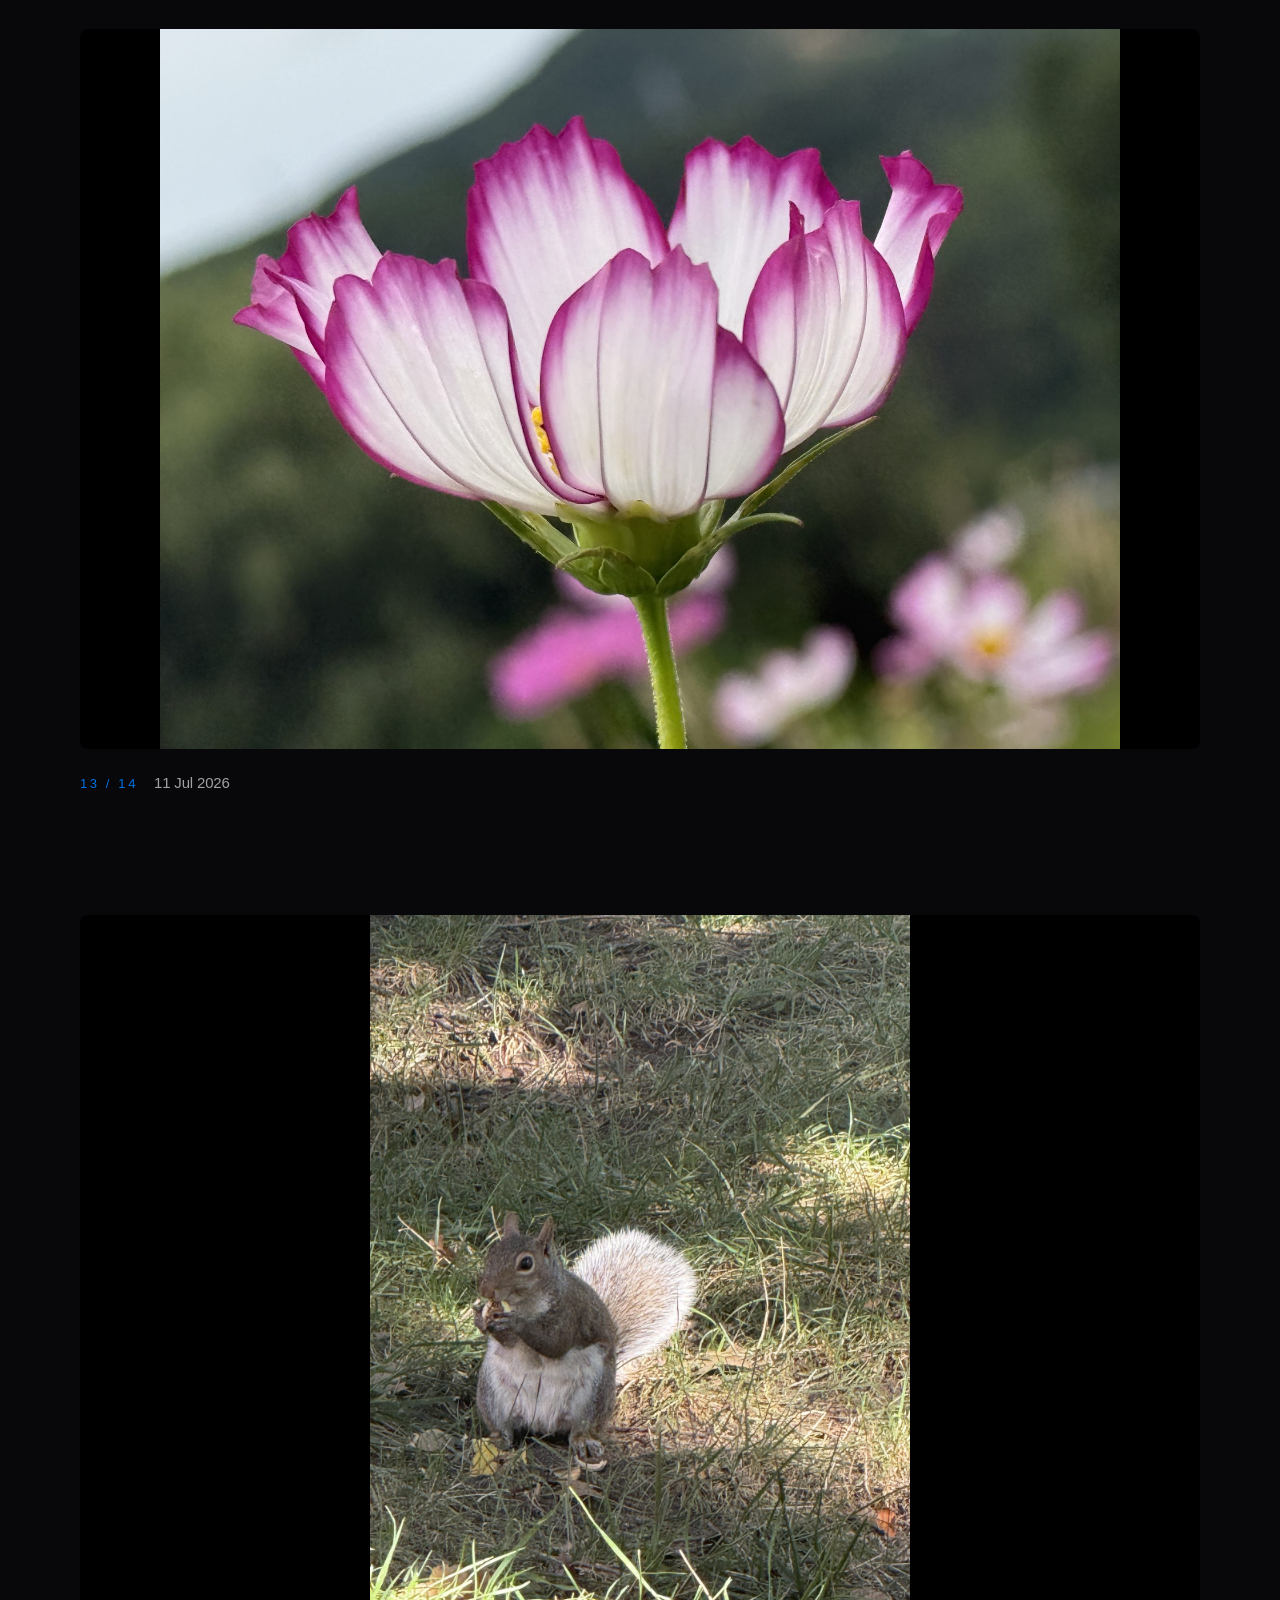
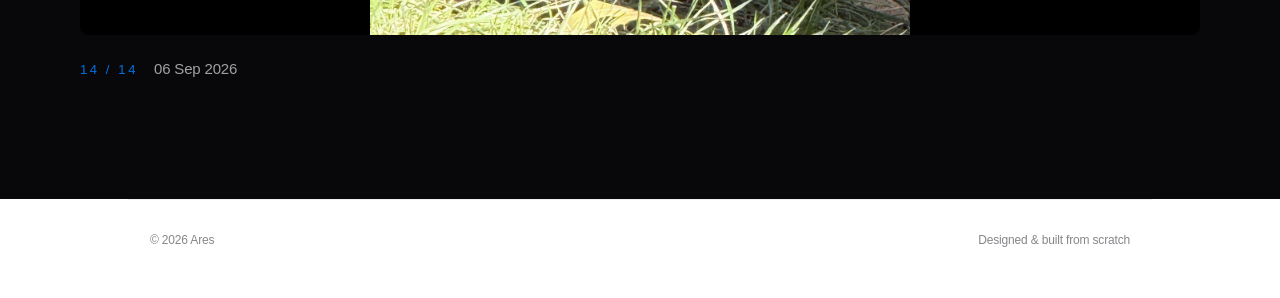
<file: gallery/wild-blooming/index.html>
<!DOCTYPE html>
<html lang="en">
<head>
  <meta charset="UTF-8" />
  <meta name="viewport" content="width=device-width, initial-scale=1, viewport-fit=cover" />
  <title>Wild &amp; Blooming — Life &amp; Travel — Ares Yujie Zhang</title>
  <meta name="description" content="Plants and animals are fellow citizens of Mother Earth. They make life vivid and dynamic — small sparks of fun and wonder in our everyday. A seagull mid-takeoff, a squirrel mid-thought, a lotus opening at dawn: none of them perform, and all of them mesmerize. — featured photographs by Ares, shot on iPhone 16 Pro." />

  <meta name="color-scheme" content="light dark" />
  <meta name="theme-color" content="#ffffff" media="(prefers-color-scheme: light)" />
  <meta name="theme-color" content="#000000" media="(prefers-color-scheme: dark)" />

  <meta property="og:type" content="website" />
  <meta property="og:title" content="Wild &amp; Blooming — Life & Travel — Ares" />
  <meta property="og:description" content="Plants and animals are fellow citizens of Mother Earth. They make life vivid and dynamic — small sparks of fun and wonder in our everyday. A seagull mid-takeoff, a squirrel mid-thought, a lotus opening at dawn: none of them perform, and all of them mesmerize." />
  <meta name="twitter:card" content="summary_large_image" />

  <link rel="icon" href="data:image/svg+xml,%3Csvg xmlns='http://www.w3.org/2000/svg' viewBox='0 0 64 64'%3E%3Crect width='64' height='64' rx='15' fill='%231d1d1f'/%3E%3Ctext x='32' y='45' font-family='-apple-system,Helvetica,sans-serif' font-size='36' font-weight='600' fill='%23ffffff' text-anchor='middle'%3EA%3C/text%3E%3C/svg%3E" />

  <!-- Set theme before first paint to avoid a flash of the wrong surface. -->
  <script>
    (function () {
      try {
        var mode = localStorage.getItem("theme") || "auto";
        var dark = mode === "dark" ||
          (mode === "auto" && window.matchMedia("(prefers-color-scheme: dark)").matches);
        document.documentElement.classList.toggle("theme-dark", dark);
        document.documentElement.dataset.theme = mode;
      } catch (e) {}
    })();
  </script>

  <link rel="stylesheet" href="/styles.v3.css" />
  <noscript><style>.reveal{opacity:1 !important;transform:none !important}</style></noscript>
</head>
<body>
  <a class="skip-link" href="#main">Skip to content</a>

  <header class="nav" id="nav">
    <div class="nav-inner">
      <a class="brand" href="/" aria-label="Ares — home">
        <span class="brand-mark" aria-hidden="true">A</span>
        <span class="brand-name">Ares Zhang</span>
      </a>

      <nav class="nav-links" id="navLinks" aria-label="Primary">
        <a href="/#about">About</a>
        <a href="/#research">Research</a>
        <a href="/#builds">Builds</a>
        <a href="/#interests">Interests</a>
        <a href="/gallery/" class="active" aria-current="page">Life &amp; Travel</a>
        <a href="/portfolio/">Portfolio</a>
        <a href="/tools/">Tools</a>
        <a href="/#contact">Contact</a>
      </nav>

      <div class="nav-actions">
        <button class="icon-btn theme-toggle" id="themeToggle" type="button" aria-label="Toggle dark mode" aria-pressed="false">
          <svg class="icon-sun" viewBox="0 0 24 24" aria-hidden="true" focusable="false">
            <circle cx="12" cy="12" r="4.2"/>
            <g class="sun-rays"><path d="M12 2.4v2.6M12 19v2.6M4.8 4.8l1.9 1.9M17.3 17.3l1.9 1.9M2.4 12h2.6M19 12h2.6M4.8 19.2l1.9-1.9M17.3 6.7l1.9-1.9"/></g>
          </svg>
          <svg class="icon-moon" viewBox="0 0 24 24" aria-hidden="true" focusable="false">
            <path d="M20 14.4A8.4 8.4 0 1 1 9.6 4a6.9 6.9 0 0 0 10.4 10.4Z"/>
          </svg>
        </button>

        <button class="nav-toggle" id="navToggle" type="button" aria-label="Menu" aria-expanded="false" aria-controls="navLinks">
          <span aria-hidden="true"></span>
        </button>
      </div>
    </div>
  </header>
  <div class="nav-scrim" id="navScrim" hidden></div>

  <main id="main">
    <section class="section" aria-labelledby="gallery-title" style="padding-top: calc(var(--nav-h) + 84px); padding-bottom: 72px;">
      <p class="section-label reveal"><a class="back-link" href="/gallery/">&larr; All collections</a></p>
      <h2 id="gallery-title" class="statement reveal">Wild &amp; Blooming.</h2>
      <p class="lede reveal" style="--d:.1s">Plants and animals are fellow citizens of Mother Earth. They make life vivid and dynamic — small sparks of fun and wonder in our everyday. A seagull mid-takeoff, a squirrel mid-thought, a lotus opening at dawn: none of them perform, and all of them mesmerize.</p>
      <p class="gallery-credit reveal" style="--d:.18s">14 photographs &middot; Shot on iPhone&nbsp;16&nbsp;Pro by Ares.</p>
    </section>

    <section class="room" aria-label="Photograph collection">
      <div class="room-inner" id="galleryRoom"></div>
      <p class="room-empty reveal" id="galleryEmpty">The gallery is still being curated — photos land here as they're shot.</p>
    </section>
  </main>

  <footer class="footer">
    <span>© <span id="year">2026</span> Ares</span>
    <span>Designed &amp; built from scratch</span>
  </footer>

  <script src="/script.v3.js"></script>
  <script>
    /* Gallery data: drop photos into the "photos/" folder and add entries here.
       Each entry: { src: "/photos/file.jpg", alt: "short description", caption: "optional caption" } */
    var GALLERY = [
      { src: "/photos/25-08-11-22-30-00-3126.jpg", alt: "Photograph by Ares, 11 August 2025", caption: "11 Aug 2025" },
      { src: "/photos/25-08-12-13-51-58-3291.jpg", alt: "Photograph by Ares, 12 August 2025", caption: "12 Aug 2025" },
      { src: "/photos/25-08-15-19-39-32-3598.jpg", alt: "Photograph by Ares, 15 August 2025", caption: "15 Aug 2025" },
      { src: "/photos/25-08-15-19-39-33-3599.jpg", alt: "Photograph by Ares, 15 August 2025", caption: "15 Aug 2025" },
      { src: "/photos/25-11-10-07-50-12-4655.jpg", alt: "Photograph by Ares, 10 November 2025", caption: "10 Nov 2025" },
      { src: "/photos/25-11-23-20-45-29-4716.jpg", alt: "Photograph by Ares, 23 November 2025", caption: "23 Nov 2025" },
      { src: "/photos/26-05-24-03-59-09-6220.jpg", alt: "Photograph by Ares, 24 May 2026", caption: "24 May 2026" },
      { src: "/photos/26-07-11-02-43-44-6405.jpg", alt: "Photograph by Ares, 11 July 2026", caption: "11 Jul 2026" },
      { src: "/photos/26-07-11-05-24-28-6433.jpg", alt: "Photograph by Ares, 11 July 2026", caption: "11 Jul 2026" },
      { src: "/photos/26-07-11-05-24-33-6434.jpg", alt: "Photograph by Ares, 11 July 2026", caption: "11 Jul 2026" },
      { src: "/photos/26-07-11-05-26-10-6436.jpg", alt: "Photograph by Ares, 11 July 2026", caption: "11 Jul 2026" },
      { src: "/photos/26-07-11-05-27-25-6437.jpg", alt: "Photograph by Ares, 11 July 2026", caption: "11 Jul 2026" },
      { src: "/photos/26-07-11-05-33-35-6441.jpg", alt: "Photograph by Ares, 11 July 2026", caption: "11 Jul 2026" },
      { src: "/photos/26-09-06-17-07-59-7324.jpg", alt: "Photograph by Ares, 06 September 2026", caption: "06 Sep 2026" },
    ];

    (function () {
      var room = document.getElementById("galleryRoom");
      var empty = document.getElementById("galleryEmpty");
      if (!room) return;
      if (!GALLERY.length) return; // empty state stays visible

      empty.hidden = true;
      GALLERY.forEach(function (g, i) {
        var fig = document.createElement("figure");
        fig.className = "room-figure reveal";
        var img = document.createElement("img");
        img.src = g.src;
        img.alt = g.alt || "";
        img.loading = "lazy";
        img.decoding = "async";
        fig.appendChild(img);
        var cap = document.createElement("figcaption");
        cap.className = "room-cap";
        var num = document.createElement("span");
        num.className = "room-num";
        num.textContent = String(i + 1).padStart(2, "0") + " / " + GALLERY.length;
        var txt = document.createElement("p");
        txt.textContent = g.caption || "";
        cap.appendChild(num);
        cap.appendChild(txt);
        fig.appendChild(cap);
        room.appendChild(fig);
      });

      // These nodes were added after the main reveal pass — observe them here.
      if ("IntersectionObserver" in window) {
        var io = new IntersectionObserver(function (entries) {
          entries.forEach(function (entry) {
            if (entry.isIntersecting) {
              entry.target.classList.add("visible");
              io.unobserve(entry.target);
            }
          });
        }, { threshold: 0.08 });
        room.querySelectorAll(".reveal").forEach(function (el) { io.observe(el); });
      } else {
        room.querySelectorAll(".reveal").forEach(function (el) { el.classList.add("visible"); });
      }

      /* Lightbox: click a photo to view it large. */
      var lb = document.createElement("div");
      lb.className = "lightbox";
      lb.setAttribute("role", "dialog");
      lb.setAttribute("aria-label", "Photo viewer");
      lb.innerHTML =
        '<button class="lb-btn lb-close" type="button" aria-label="Close">\u00d7</button>' +
        '<button class="lb-btn lb-prev" type="button" aria-label="Previous photo">\u2039</button>' +
        '<figure><img alt=""><figcaption></figcaption></figure>' +
        '<button class="lb-btn lb-next" type="button" aria-label="Next photo">\u203a</button>';
      document.body.appendChild(lb);
      var lbImg = lb.querySelector("img");
      var lbCap = lb.querySelector("figcaption");
      var lbIndex = 0;
      function lbShow(i) {
        lbIndex = (i + GALLERY.length) % GALLERY.length;
        lbImg.src = GALLERY[lbIndex].src;
        lbImg.alt = GALLERY[lbIndex].alt;
        lbCap.textContent = GALLERY[lbIndex].caption || "";
      }
      function lbOpen(i) {
        lbShow(i);
        lb.classList.add("open");
        document.body.style.overflow = "hidden";
      }
      function lbClose() {
        lb.classList.remove("open");
        document.body.style.overflow = "";
      }
      room.addEventListener("click", function (e) {
        var fig = e.target.closest(".room-figure");
        if (!fig) return;
        lbOpen(Array.prototype.indexOf.call(room.children, fig));
      });
      lb.querySelector(".lb-close").addEventListener("click", lbClose);
      lb.querySelector(".lb-prev").addEventListener("click", function (e) { e.stopPropagation(); lbShow(lbIndex - 1); });
      lb.querySelector(".lb-next").addEventListener("click", function (e) { e.stopPropagation(); lbShow(lbIndex + 1); });
      lb.addEventListener("click", function (e) { if (e.target === lb) lbClose(); });
      document.addEventListener("keydown", function (e) {
        if (!lb.classList.contains("open")) return;
        if (e.key === "Escape") lbClose();
        else if (e.key === "ArrowLeft") lbShow(lbIndex - 1);
        else if (e.key === "ArrowRight") lbShow(lbIndex + 1);
      });
    })();
  </script>
</body>
</html>
</file>
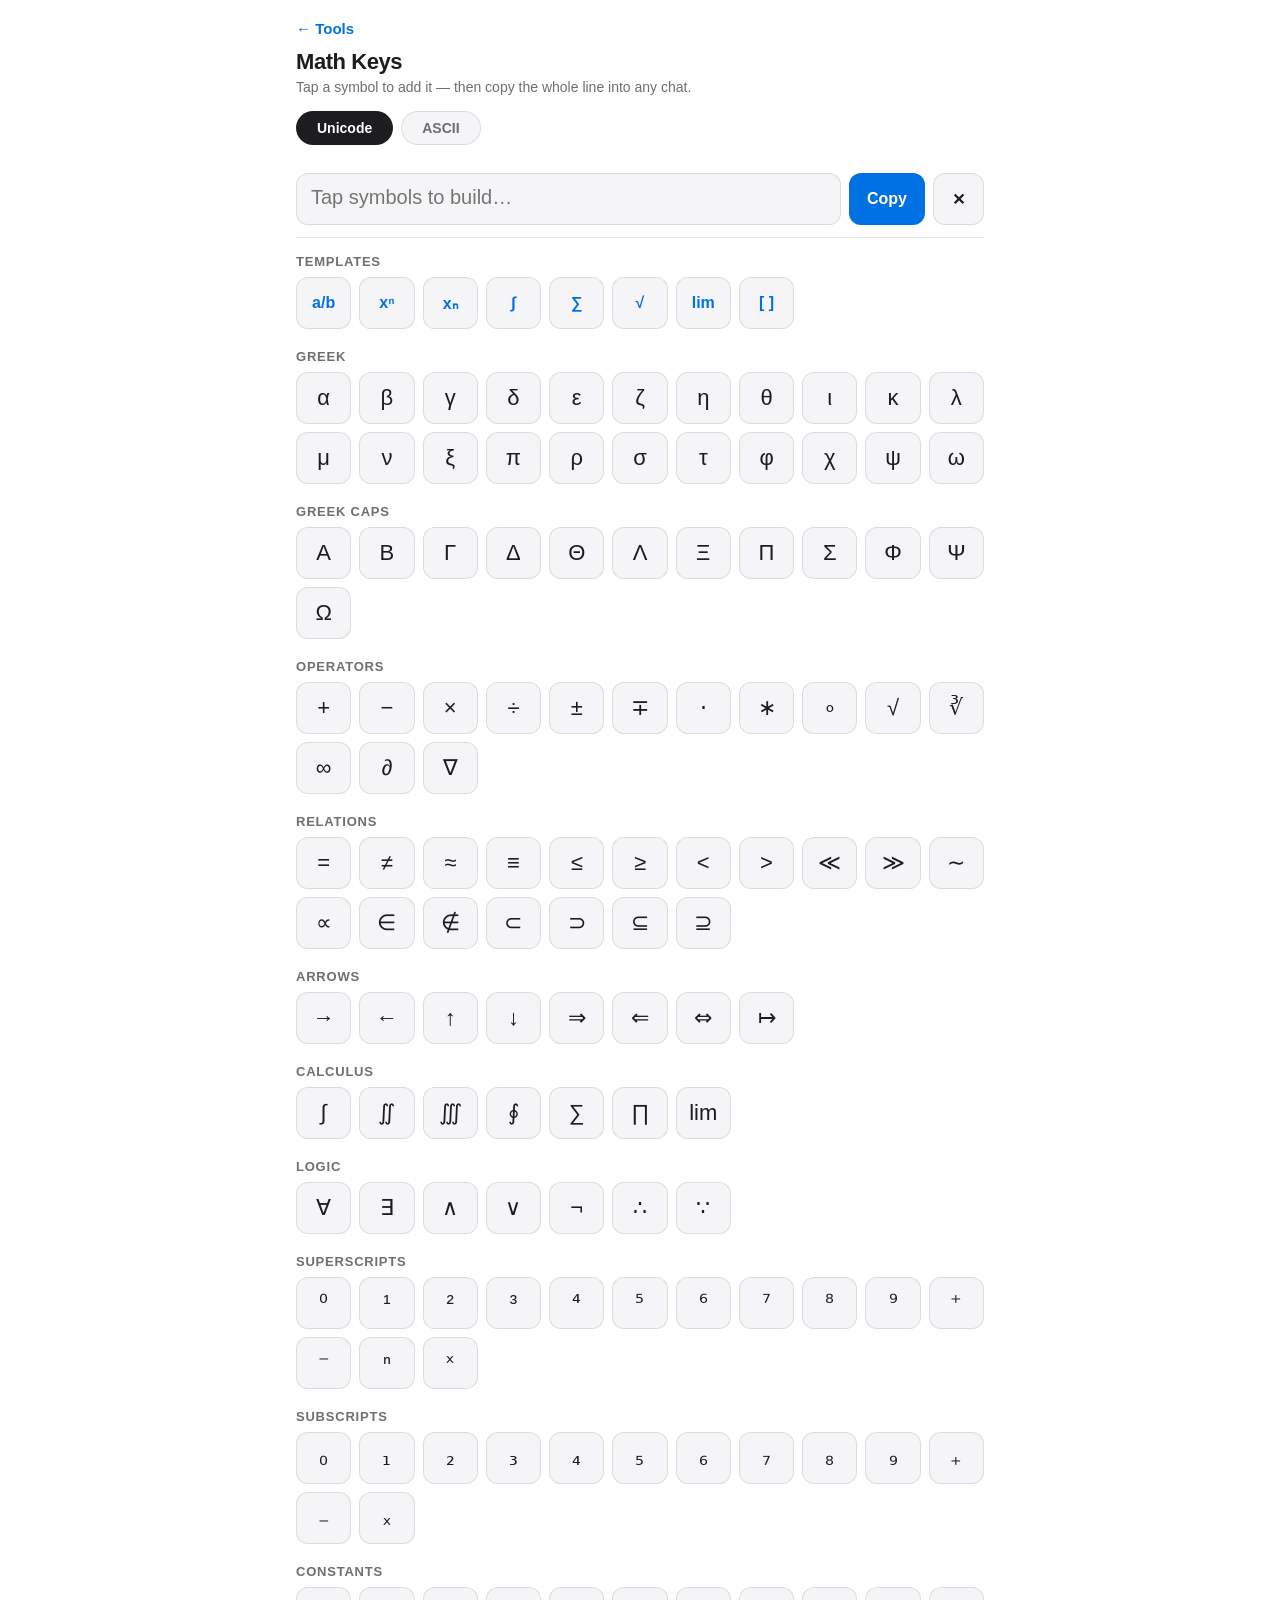
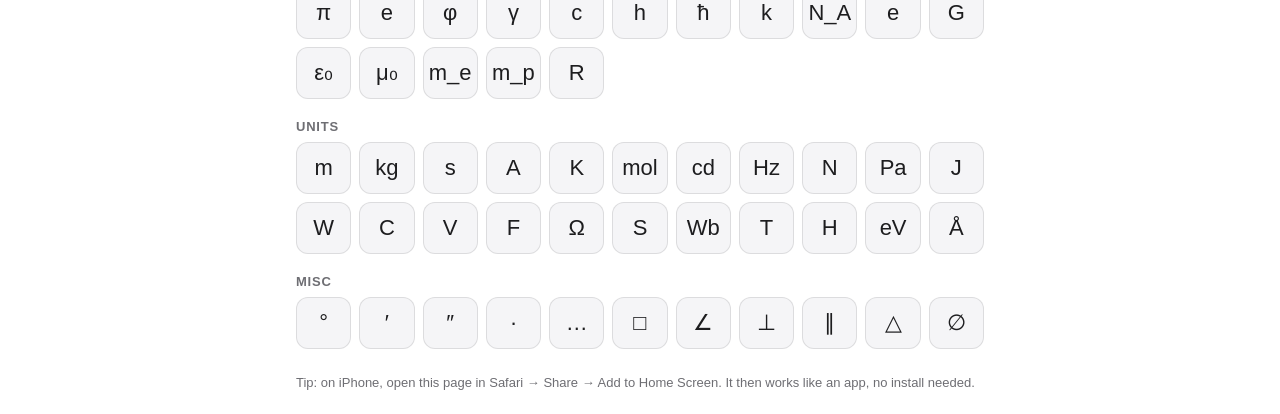
<file: tools/math/index.html>
<!DOCTYPE html>
<html lang="en">
<head>
  <meta charset="UTF-8" />
  <meta name="viewport" content="width=device-width, initial-scale=1, viewport-fit=cover" />
  <title>Math Keys — Ares Yujie Zhang</title>
  <meta name="description" content="Tap-to-copy math symbols for chat and notes. Free, no install." />
  <meta name="color-scheme" content="light dark" />
  <meta name="theme-color" content="#ffffff" media="(prefers-color-scheme: light)" />
  <meta name="theme-color" content="#000000" media="(prefers-color-scheme: dark)" />
  <link rel="icon" href="data:image/svg+xml,%3Csvg xmlns='http://www.w3.org/2000/svg' viewBox='0 0 64 64'%3E%3Crect width='64' height='64' rx='15' fill='%231d1d1f'/%3E%3Ctext x='32' y='45' font-family='-apple-system,Helvetica,sans-serif' font-size='36' font-weight='600' fill='%23ffffff' text-anchor='middle'%3E∑%3C/text%3E%3C/svg%3E" />
  <style>
    :root {
      --font: -apple-system, BlinkMacSystemFont, "SF Pro Text", "Helvetica Neue", sans-serif;
      --bg: #ffffff; --bg-alt: #f5f5f7; --ink: #1d1d1f; --ink-2: #6e6e73;
      --hairline: rgba(0,0,0,.1); --accent: #0071e3; --key-bg: #f5f5f7;
    }
    @media (prefers-color-scheme: dark) {
      :root {
        --bg: #000000; --bg-alt: #1d1d1f; --ink: #f5f5f7; --ink-2: #a1a1a6;
        --hairline: rgba(255,255,255,.12); --accent: #2997ff; --key-bg: #1d1d1f;
      }
    }
    * { box-sizing: border-box; margin: 0; padding: 0; -webkit-tap-highlight-color: transparent; }
    body {
      font-family: var(--font); background: var(--bg); color: var(--ink);
      min-height: 100dvh; padding: calc(env(safe-area-inset-top, 0px) + 20px) 16px calc(env(safe-area-inset-bottom, 0px) + 20px);
      max-width: 720px; margin: 0 auto;
    }
    h1 { font-size: 22px; letter-spacing: -0.02em; margin-bottom: 4px; }
    .sub { color: var(--ink-2); font-size: 14px; margin-bottom: 16px; }
    .compose {
      position: sticky; top: 0; z-index: 10; background: var(--bg);
      padding: 12px 0; border-bottom: 1px solid var(--hairline); margin-bottom: 16px;
    }
    .compose-row { display: flex; gap: 8px; }
    #out {
      flex: 1; font-family: var(--font); font-size: 20px; color: var(--ink);
      background: var(--bg-alt); border: 1px solid var(--hairline); border-radius: 12px;
      padding: 12px 14px; min-height: 52px; outline: none; resize: none;
    }
    .btn {
      border: none; border-radius: 12px; padding: 0 18px; font-size: 16px; font-weight: 600;
      background: var(--accent); color: #fff; cursor: pointer; min-height: 52px;
    }
    .btn:active { opacity: .75; }
    .btn.ghost { background: var(--bg-alt); color: var(--ink); border: 1px solid var(--hairline); }
    .cat { margin-bottom: 20px; }
    .cat h2 { font-size: 13px; font-weight: 600; text-transform: uppercase; letter-spacing: .06em; color: var(--ink-2); margin-bottom: 8px; }
    .grid { display: grid; grid-template-columns: repeat(auto-fill, minmax(52px, 1fr)); gap: 8px; }
    .key {
      font-family: var(--font); font-size: 22px; color: var(--ink);
      background: var(--key-bg); border: 1px solid var(--hairline); border-radius: 12px;
      min-height: 52px; cursor: pointer; display: flex; align-items: center; justify-content: center;
      transition: transform .08s ease, background .15s ease;
      user-select: none; -webkit-user-select: none;
    }
    .key:active { transform: scale(.93); background: var(--accent); color: #fff; border-color: transparent; }
    .key.template-key { font-size: 16px; font-weight: 600; color: var(--accent); }
    .toast {
      position: fixed; left: 50%; bottom: calc(env(safe-area-inset-bottom, 0px) + 32px);
      transform: translateX(-50%) translateY(16px); background: var(--ink); color: var(--bg);
      font-size: 15px; font-weight: 600; padding: 10px 20px; border-radius: 999px;
      opacity: 0; pointer-events: none; transition: opacity .2s ease, transform .2s ease; z-index: 50;
    }
    .toast.show { opacity: 1; transform: translateX(-50%) translateY(0); }
    .hint { color: var(--ink-2); font-size: 13px; margin-top: 24px; line-height: 1.6; }
    .back-link {
      display: inline-block; font-size: 15px; font-weight: 600; color: var(--accent);
      text-decoration: none; margin-bottom: 12px;
    }
    .back-link:active { opacity: .6; }
    .mode-row { display: flex; gap: 8px; margin-bottom: 16px; }
    .mode-btn {
      font-family: var(--font); font-size: 14px; font-weight: 600; color: var(--ink-2);
      background: var(--bg-alt); border: 1px solid var(--hairline); border-radius: 999px;
      padding: 8px 20px; cursor: pointer;
    }
    .mode-btn.active { background: var(--ink); color: var(--bg); border-color: transparent; }
  </style>
</head>
<body>
  <a class="back-link" href="/tools/">&larr; Tools</a>
  <h1>Math Keys</h1>
  <p class="sub">Tap a symbol to add it — then copy the whole line into any chat.</p>
  <div class="mode-row" role="group" aria-label="Symbol mode">
    <button class="mode-btn active" id="modeUni" type="button">Unicode</button>
    <button class="mode-btn" id="modeAscii" type="button">ASCII</button>
  </div>

  <div class="compose">
    <div class="compose-row">
      <textarea id="out" rows="1" placeholder="Tap symbols to build…" aria-label="Composed math"></textarea>
      <button class="btn" id="copyBtn" type="button">Copy</button>
      <button class="btn ghost" id="clearBtn" type="button" aria-label="Clear">✕</button>
    </div>
  </div>

  <div id="board"></div>

  <p class="hint">Tip: on iPhone, open this page in Safari → Share → Add to Home Screen. It then works like an app, no install needed.</p>
  <div class="toast" id="toast">Copied</div>

  <script>
    (function () {
      "use strict";
      var CATS = [
        ["Templates", "TEMPLATE_FRACTION TEMPLATE_POWER TEMPLATE_SUB TEMPLATE_INT TEMPLATE_SUM TEMPLATE_SQRT TEMPLATE_LIM TEMPLATE_MATRIX"],
        ["Greek", "α β γ δ ε ζ η θ ι κ λ μ ν ξ π ρ σ τ φ χ ψ ω"],
        ["Greek caps", "Α Β Γ Δ Θ Λ Ξ Π Σ Φ Ψ Ω"],
        ["Operators", "+ − × ÷ ± ∓ ⋅ ∗ ∘ √ ∛ ∞ ∂ ∇"],
        ["Relations", "= ≠ ≈ ≡ ≤ ≥ < > ≪ ≫ ∼ ∝ ∈ ∉ ⊂ ⊃ ⊆ ⊇"],
        ["Arrows", "→ ← ↑ ↓ ⇒ ⇐ ⇔ ↦"],
        ["Calculus", "∫ ∬ ∭ ∮ ∑ ∏ lim"],
        ["Logic", "∀ ∃ ∧ ∨ ¬ ∴ ∵"],
        ["Superscripts", "⁰ ¹ ² ³ ⁴ ⁵ ⁶ ⁷ ⁸ ⁹ ⁺ ⁻ ⁿ ˣ"],
        ["Subscripts", "₀ ₁ ₂ ₃ ₄ ₅ ₆ ₇ ₈ ₉ ₊ ₋ ₓ"],
        ["Constants", "π e φ γ c h ħ k N_A e G ε₀ μ₀ m_e m_p R"],
        ["Units", "m kg s A K mol cd Hz N Pa J W C V F Ω S Wb T H eV Å"],
        ["Misc", "° ′ ″ · … □ ∠ ⊥ ∥ △ ∅"]
      ];
      var TEMPLATES = {
        "TEMPLATE_FRACTION": { label: "a/b", insert: "()/()" },
        "TEMPLATE_POWER": { label: "xⁿ", insert: "^()" },
        "TEMPLATE_SUB": { label: "xₙ", insert: "_()" },
        "TEMPLATE_INT": { label: "∫", insert: "int_()^() " },
        "TEMPLATE_SUM": { label: "∑", insert: "sum_()^() " },
        "TEMPLATE_SQRT": { label: "√", insert: "sqrt()" },
        "TEMPLATE_LIM": { label: "lim", insert: "lim_(->)" },
        "TEMPLATE_MATRIX": { label: "[ ]", insert: "[[,],[,]]" }
      };
      var ASCII_MAP = {
        "α":"alpha","β":"beta","γ":"gamma","δ":"delta","ε":"epsilon","ζ":"zeta",
        "η":"eta","θ":"theta","ι":"iota","κ":"kappa","λ":"lambda","μ":"mu",
        "ν":"nu","ξ":"xi","π":"pi","ρ":"rho","σ":"sigma","τ":"tau","φ":"phi",
        "χ":"chi","ψ":"psi","ω":"omega",
        "Α":"Alpha","Β":"Beta","Γ":"Gamma","Δ":"Delta","Θ":"Theta","Λ":"Lambda",
        "Ξ":"Xi","Π":"Pi","Σ":"Sigma","Φ":"Phi","Ψ":"Psi","Ω":"Omega",
        "+":"+","−":"-","×":"*","÷":"/","±":"+-","∓":"-+","⋅":"*","∗":"*",
        "∘":"circ ","√":"sqrt ","∛":"cbrt ","∞":"oo","∂":"partial ","∇":"nabla",
        "=":"=","≠":"!=","≈":"~=","≡":"===","≤":"<=", "≥":">=","<":"<",
        ">":">","≪":"<<","≫":">>","∼":"~","∝":"propto ","∈":"in","∉":"notin",
        "⊂":"subset ","⊃":"supset ","⊆":"subseteq ","⊇":"supseteq ",
        "→":"->","←":"<-","↑":"^","↓":"v","⇒":"=>","⇐":"<==","⇔":"<=>","↦":"|->",
        "∫":"int ","∬":"iint ","∭":"iiint ","∮":"oint ","∑":"sum ","∏":"prod ","lim":"lim ",
        "∀":"forall ","∃":"exists ","∧":"&&","∨":"||","¬":"!","∴":"therefore ","∵":"because ",
        "ħ":"hbar ","ε₀":"epsilon_0","μ₀":"mu_0","φ":"phi ","γ":"gamma ",
        "⁰":"^0","¹":"^1","²":"^2","³":"^3","⁴":"^4","⁵":"^5","⁶":"^6","⁷":"^7",
        "⁸":"^8","⁹":"^9","⁺":"^+","⁻":"^-","ⁿ":"^n","ˣ":"^x",
        "₀":"_0","₁":"_1","₂":"_2","₃":"_3","₄":"_4","₅":"_5","₆":"_6","₇":"_7",
        "₈":"_8","₉":"_9","₊":"_+","₋":"_-","ₓ":"_x",
        "°":"deg ","′":"'","″":'"',"·":"*","…":"...","□":"[]","∠":"angle ",
        "⊥":"perp ","∥":"||","△":"triangle ","∅":"emptyset "
      };
      var mode = "unicode";
      var board = document.getElementById("board");
      var out = document.getElementById("out");
      var toast = document.getElementById("toast");
      var toastTimer = null;

      function showToast(msg) {
        toast.textContent = msg;
        toast.classList.add("show");
        clearTimeout(toastTimer);
        toastTimer = setTimeout(function () { toast.classList.remove("show"); }, 1200);
      }

      CATS.forEach(function (cat) {
        var wrap = document.createElement("div");
        wrap.className = "cat";
        var h = document.createElement("h2");
        h.textContent = cat[0];
        wrap.appendChild(h);
        var grid = document.createElement("div");
        grid.className = "grid";
        cat[1].split(" ").forEach(function (sym) {
          if (!sym) return;
          var isTemplate = TEMPLATES[sym];
          var b = document.createElement("button");
          b.type = "button";
          b.className = "key" + (isTemplate ? " template-key" : "");
          b.textContent = isTemplate ? TEMPLATES[sym].label : sym;
          b.setAttribute("aria-label", "Insert " + (isTemplate ? TEMPLATES[sym].label : sym));
          b.addEventListener("click", function () {
            var ins = isTemplate ? TEMPLATES[sym].insert
              : (mode === "ascii" && ASCII_MAP[sym]) ? ASCII_MAP[sym] : sym;
            var start = out.selectionStart || out.value.length;
            var end = out.selectionEnd || out.value.length;
            out.value = out.value.slice(0, start) + ins + out.value.slice(end);
            var cursor = start + ins.indexOf("()") + 1;
            if (ins.indexOf("()") === -1) cursor = start + ins.length;
            out.focus();
            try { out.setSelectionRange(cursor, cursor); } catch (e) {}
          });
          grid.appendChild(b);
        });
        wrap.appendChild(grid);
        board.appendChild(wrap);
      });

      function copyText(t, okMsg) {
        function done() { showToast(okMsg || "Copied"); }
        if (navigator.clipboard && navigator.clipboard.writeText) {
          navigator.clipboard.writeText(t).then(done, function () { fallback(); });
        } else { fallback(); }
        function fallback() {
          out.value = t; out.select();
          try { document.execCommand("copy"); } catch (e) {}
          done();
        }
      }

      var modeUni = document.getElementById("modeUni");
      var modeAscii = document.getElementById("modeAscii");
      function setMode(m) {
        mode = m;
        modeUni.classList.toggle("active", m === "unicode");
        modeAscii.classList.toggle("active", m === "ascii");
      }
      modeUni.addEventListener("click", function () { setMode("unicode"); });
      modeAscii.addEventListener("click", function () { setMode("ascii"); });

      document.getElementById("copyBtn").addEventListener("click", function () {
        if (!out.value) { showToast("Nothing to copy"); return; }
        copyText(out.value, "Copied — paste it anywhere");
      });
      document.getElementById("clearBtn").addEventListener("click", function () {
        out.value = "";
        out.focus();
      });
    })();
  </script>
</body>
</html>
</file>
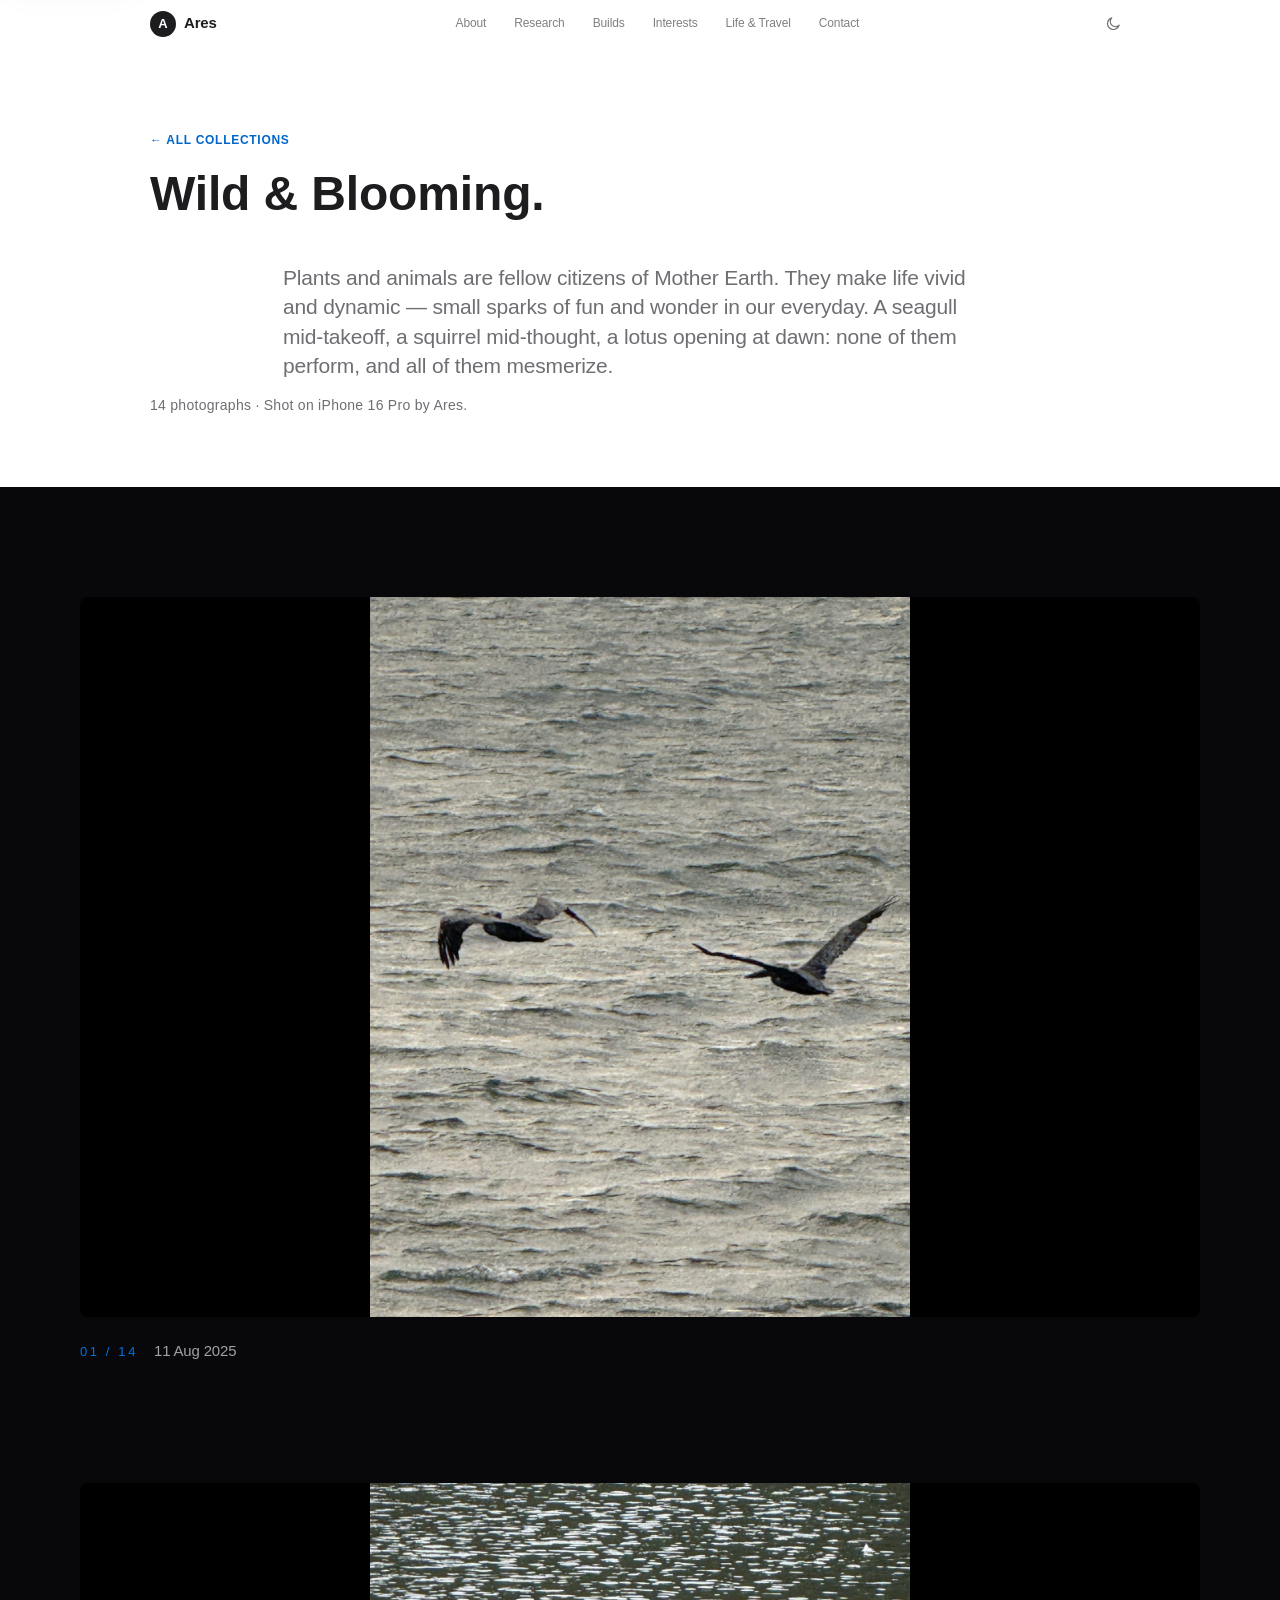
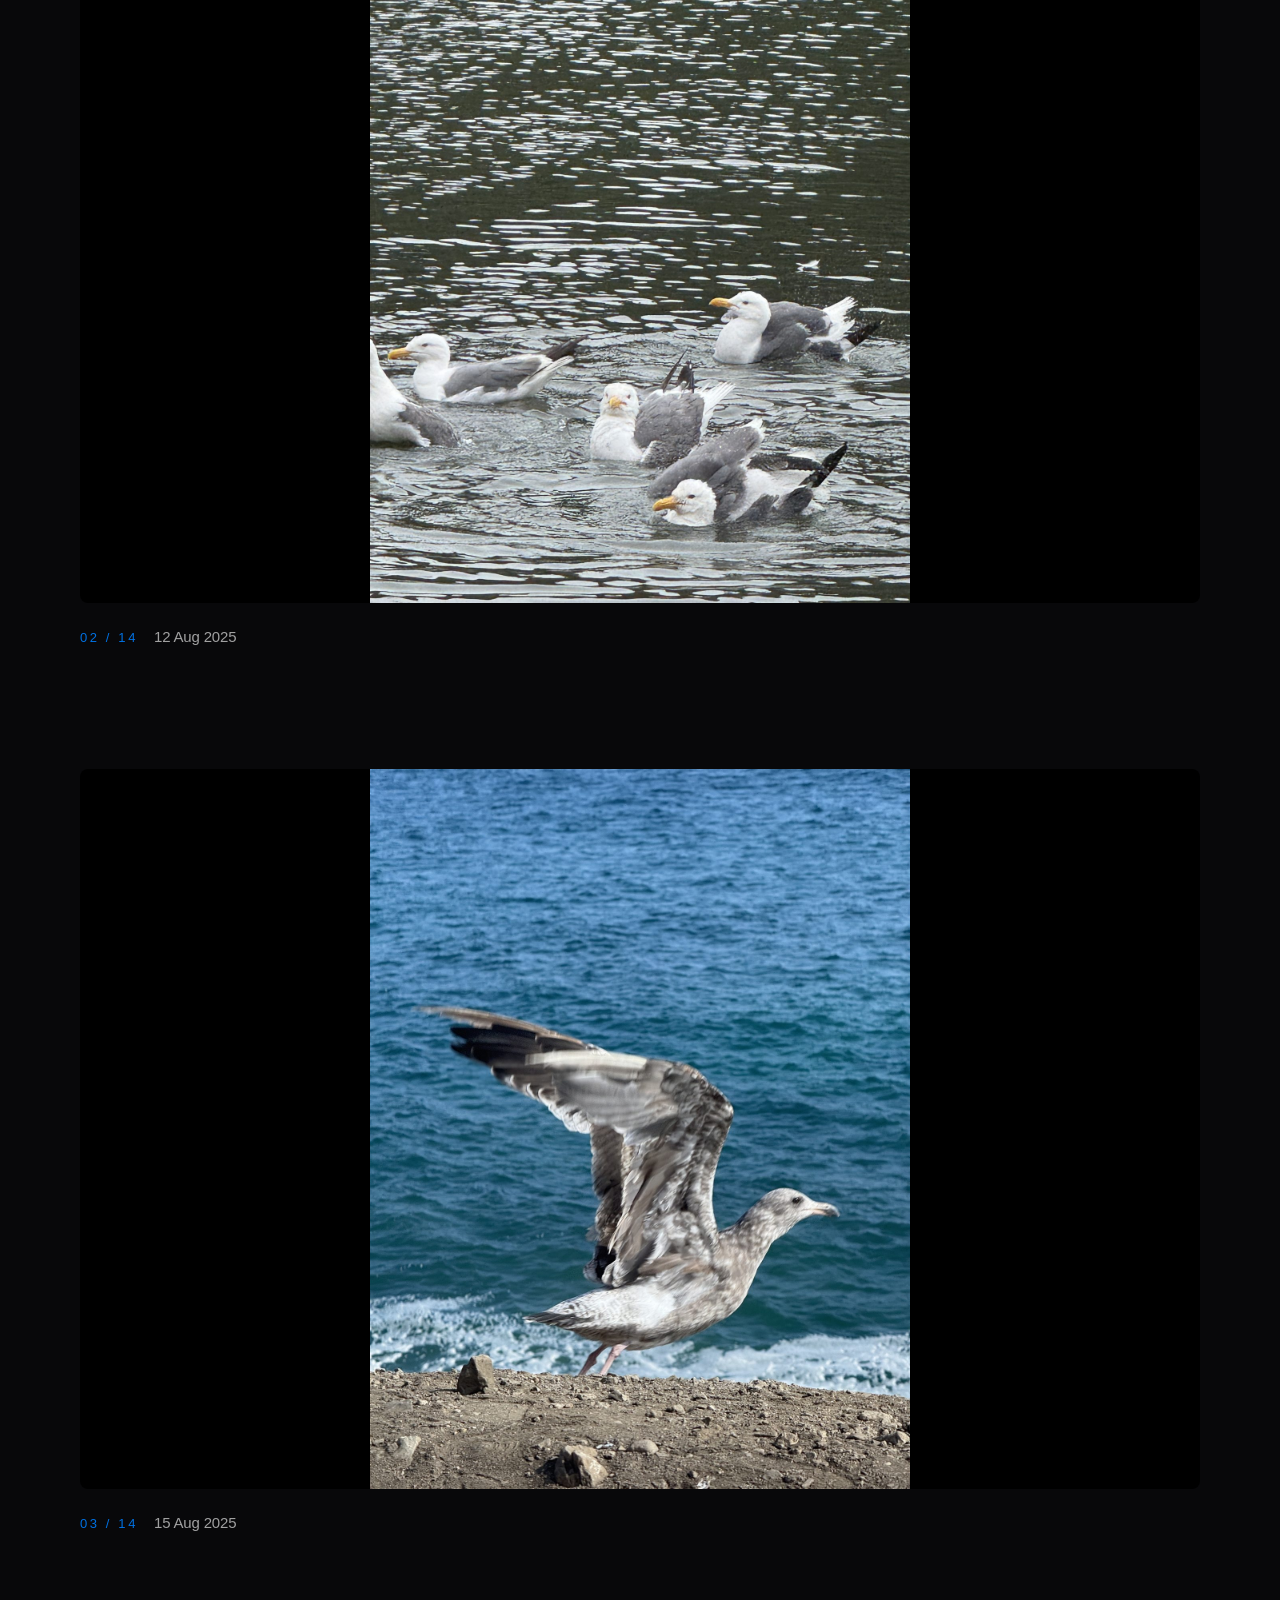
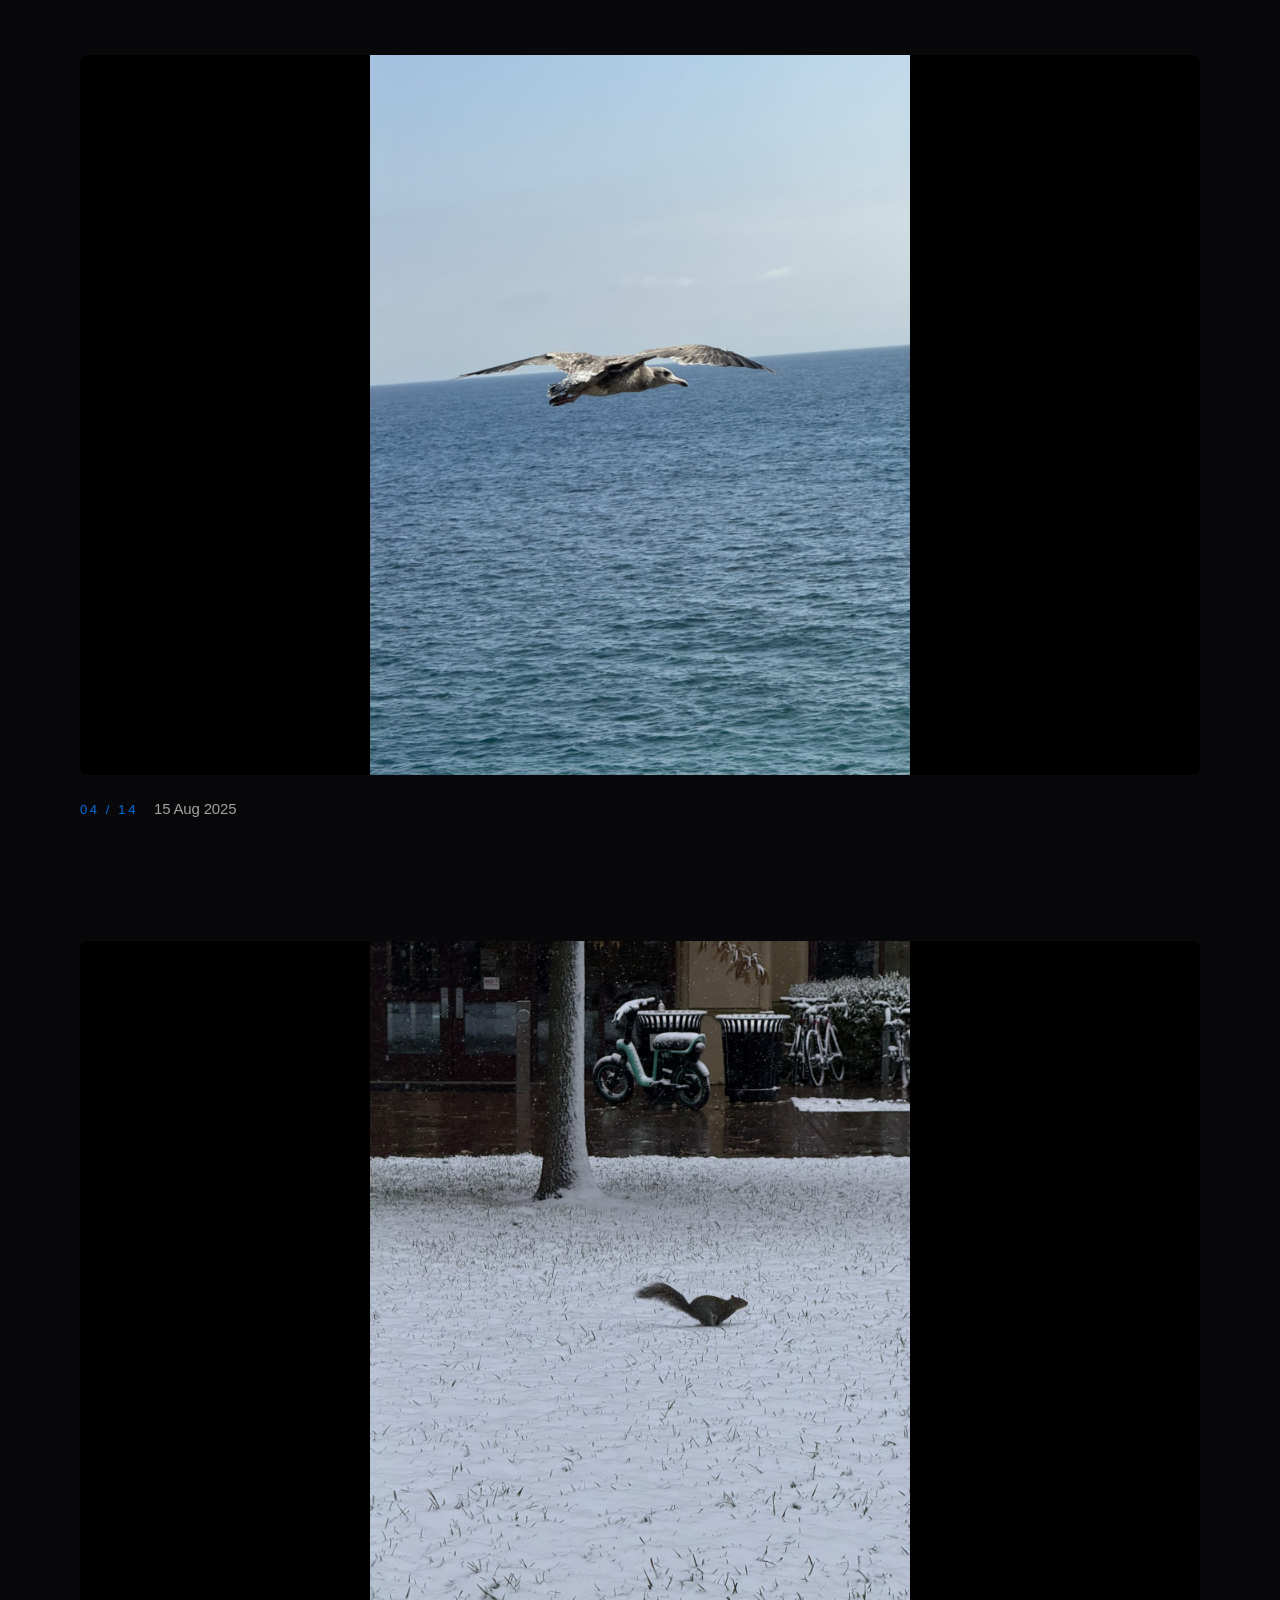
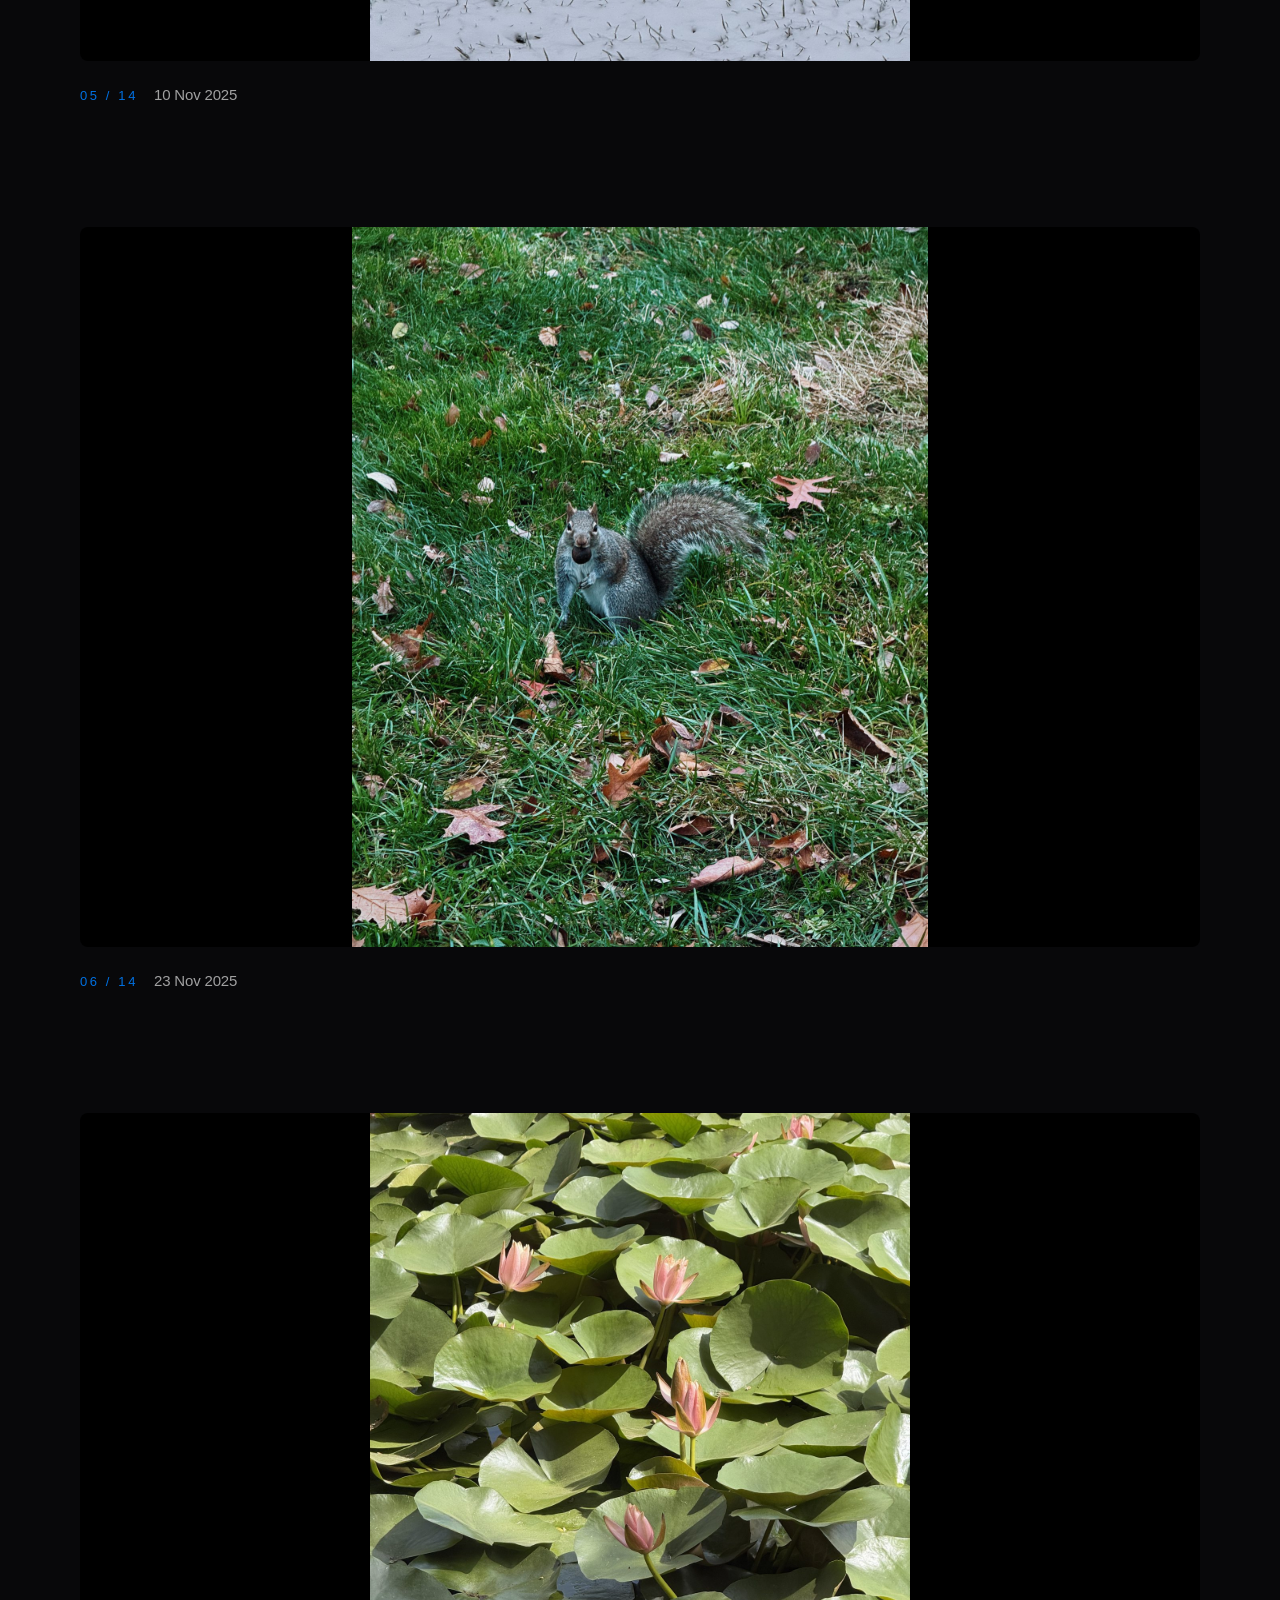
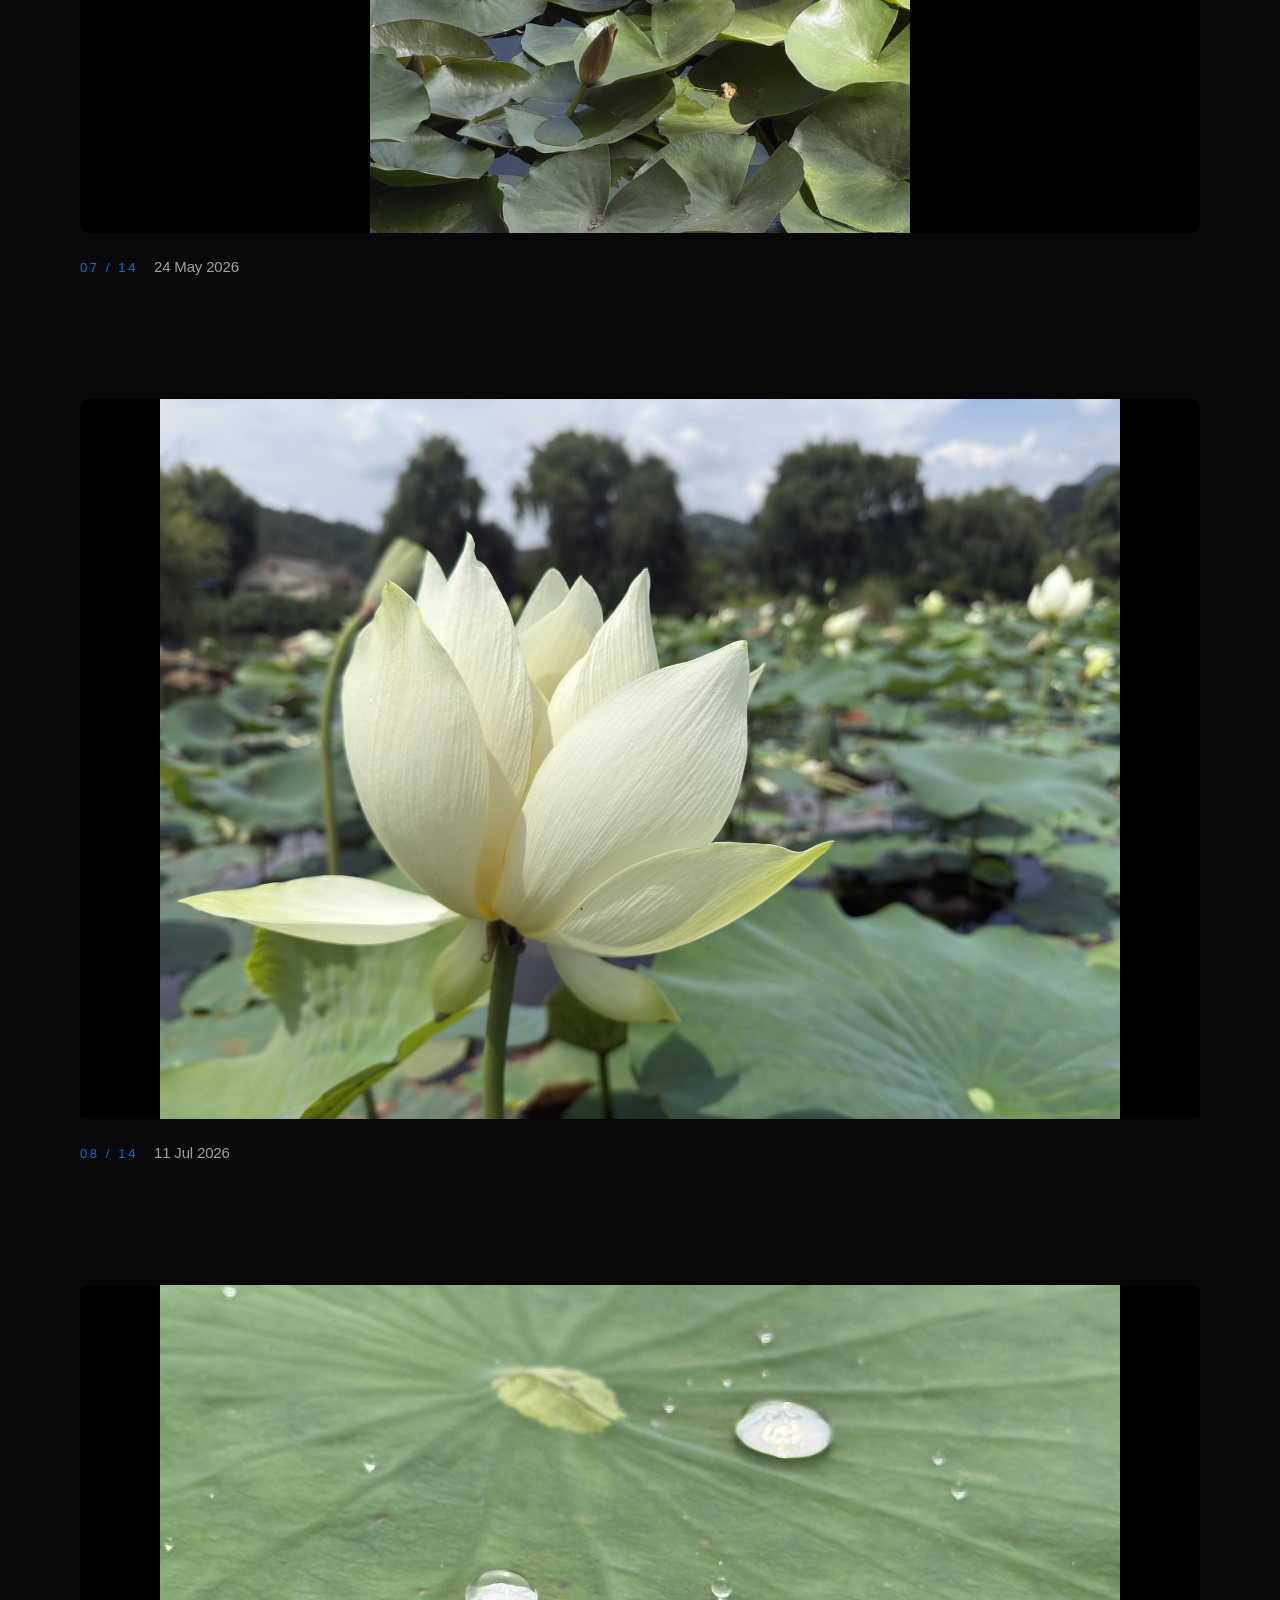
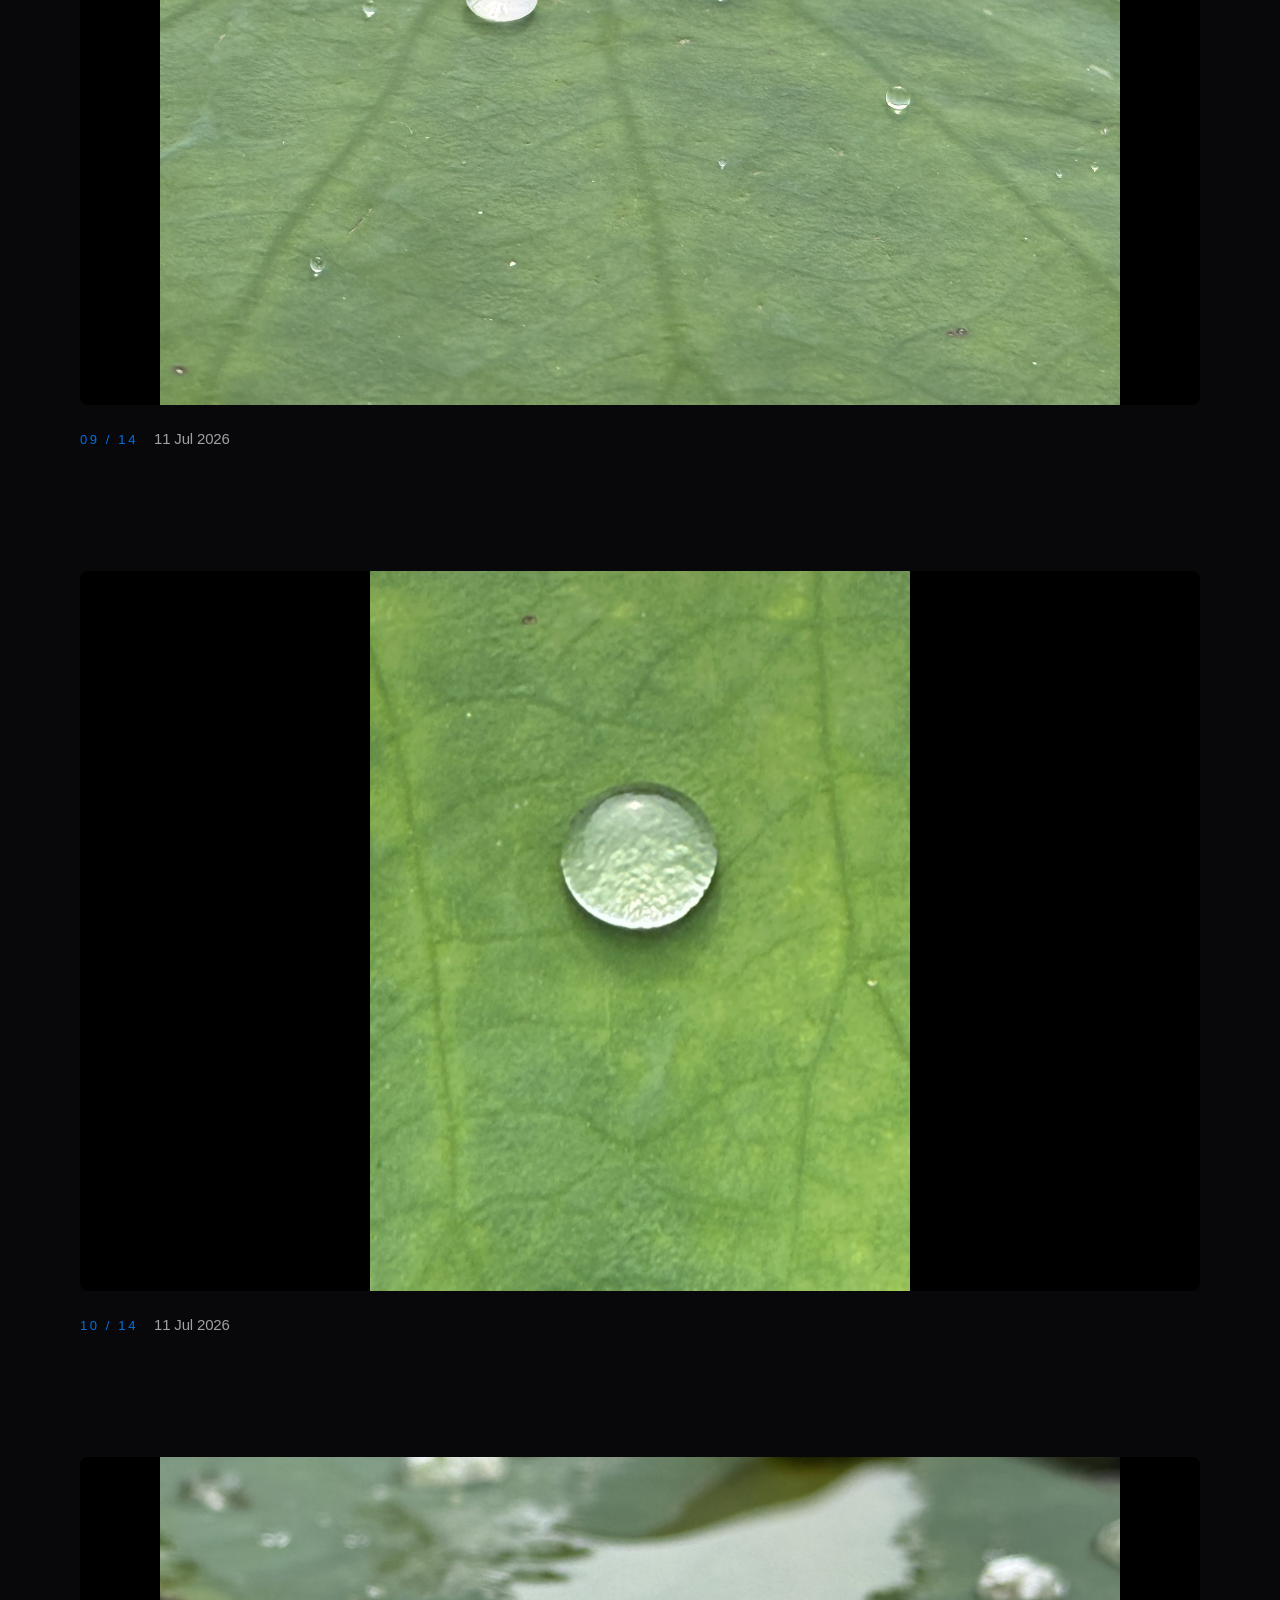
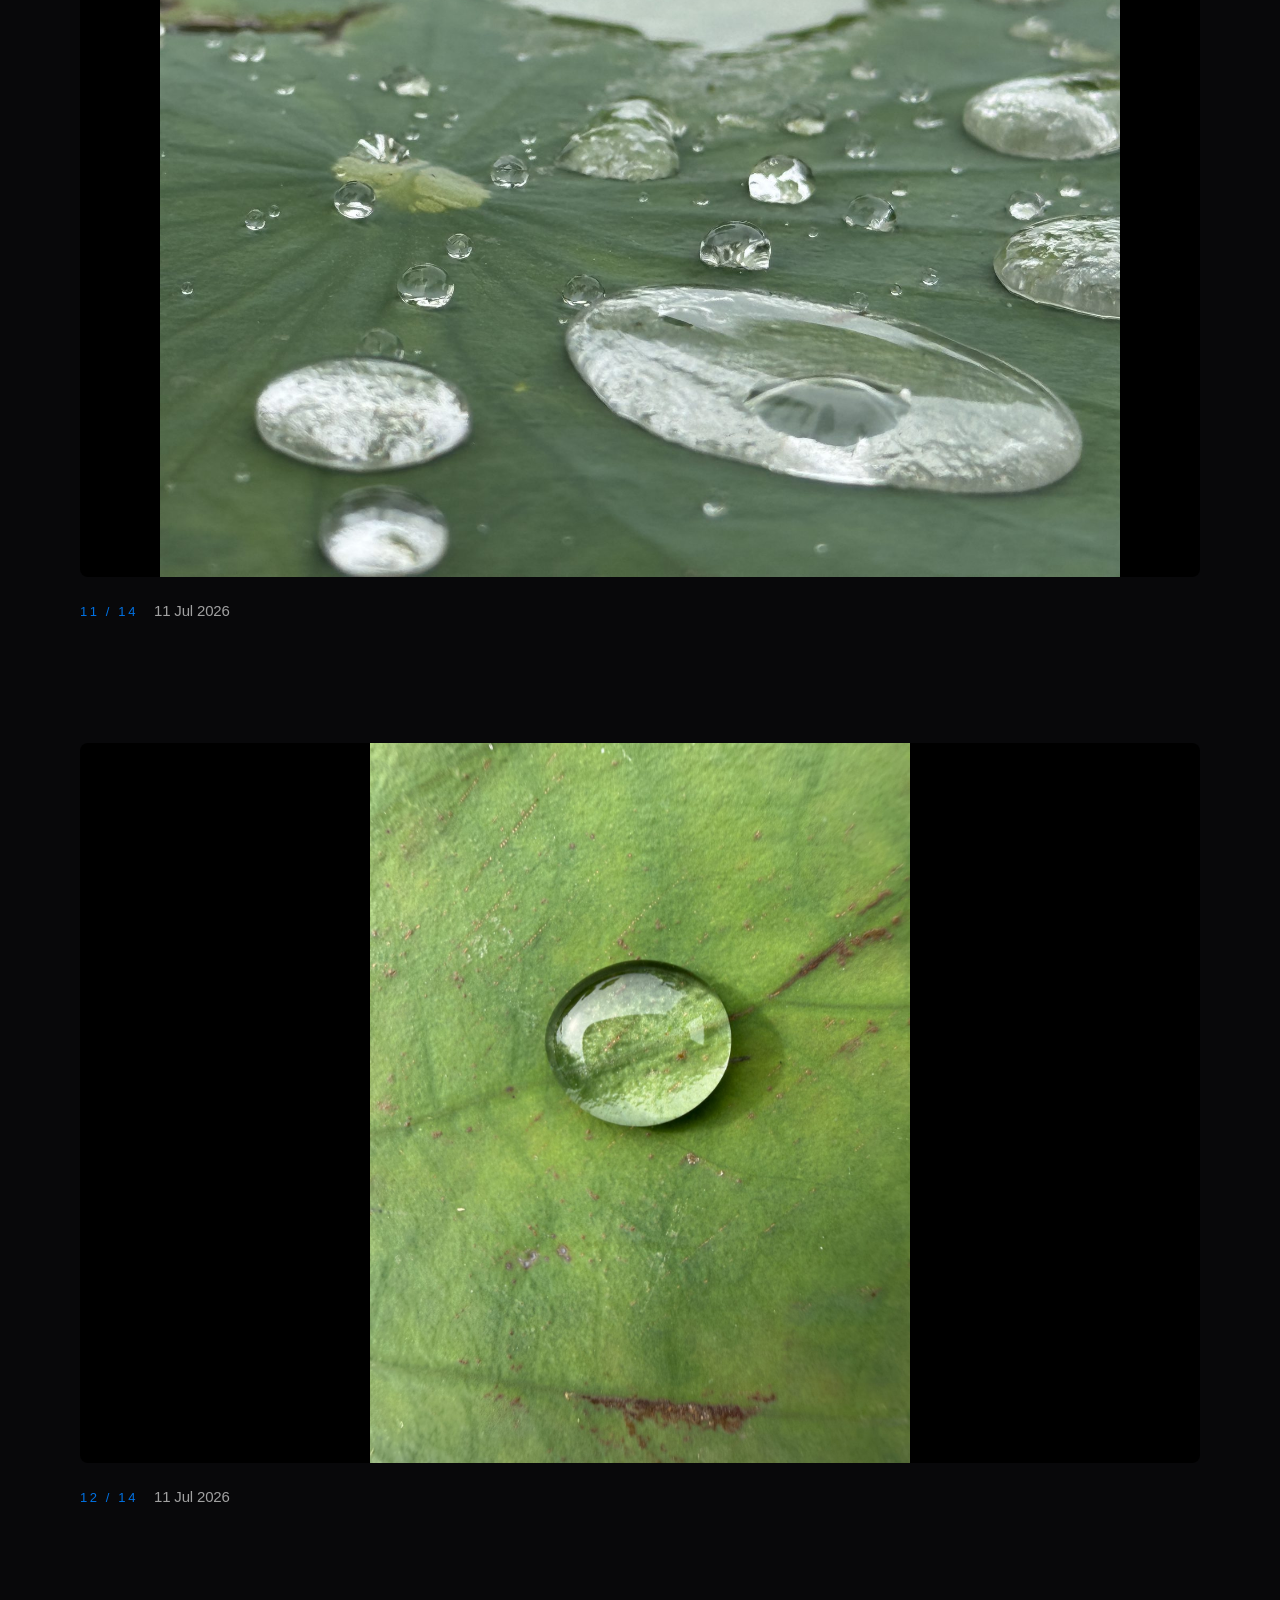
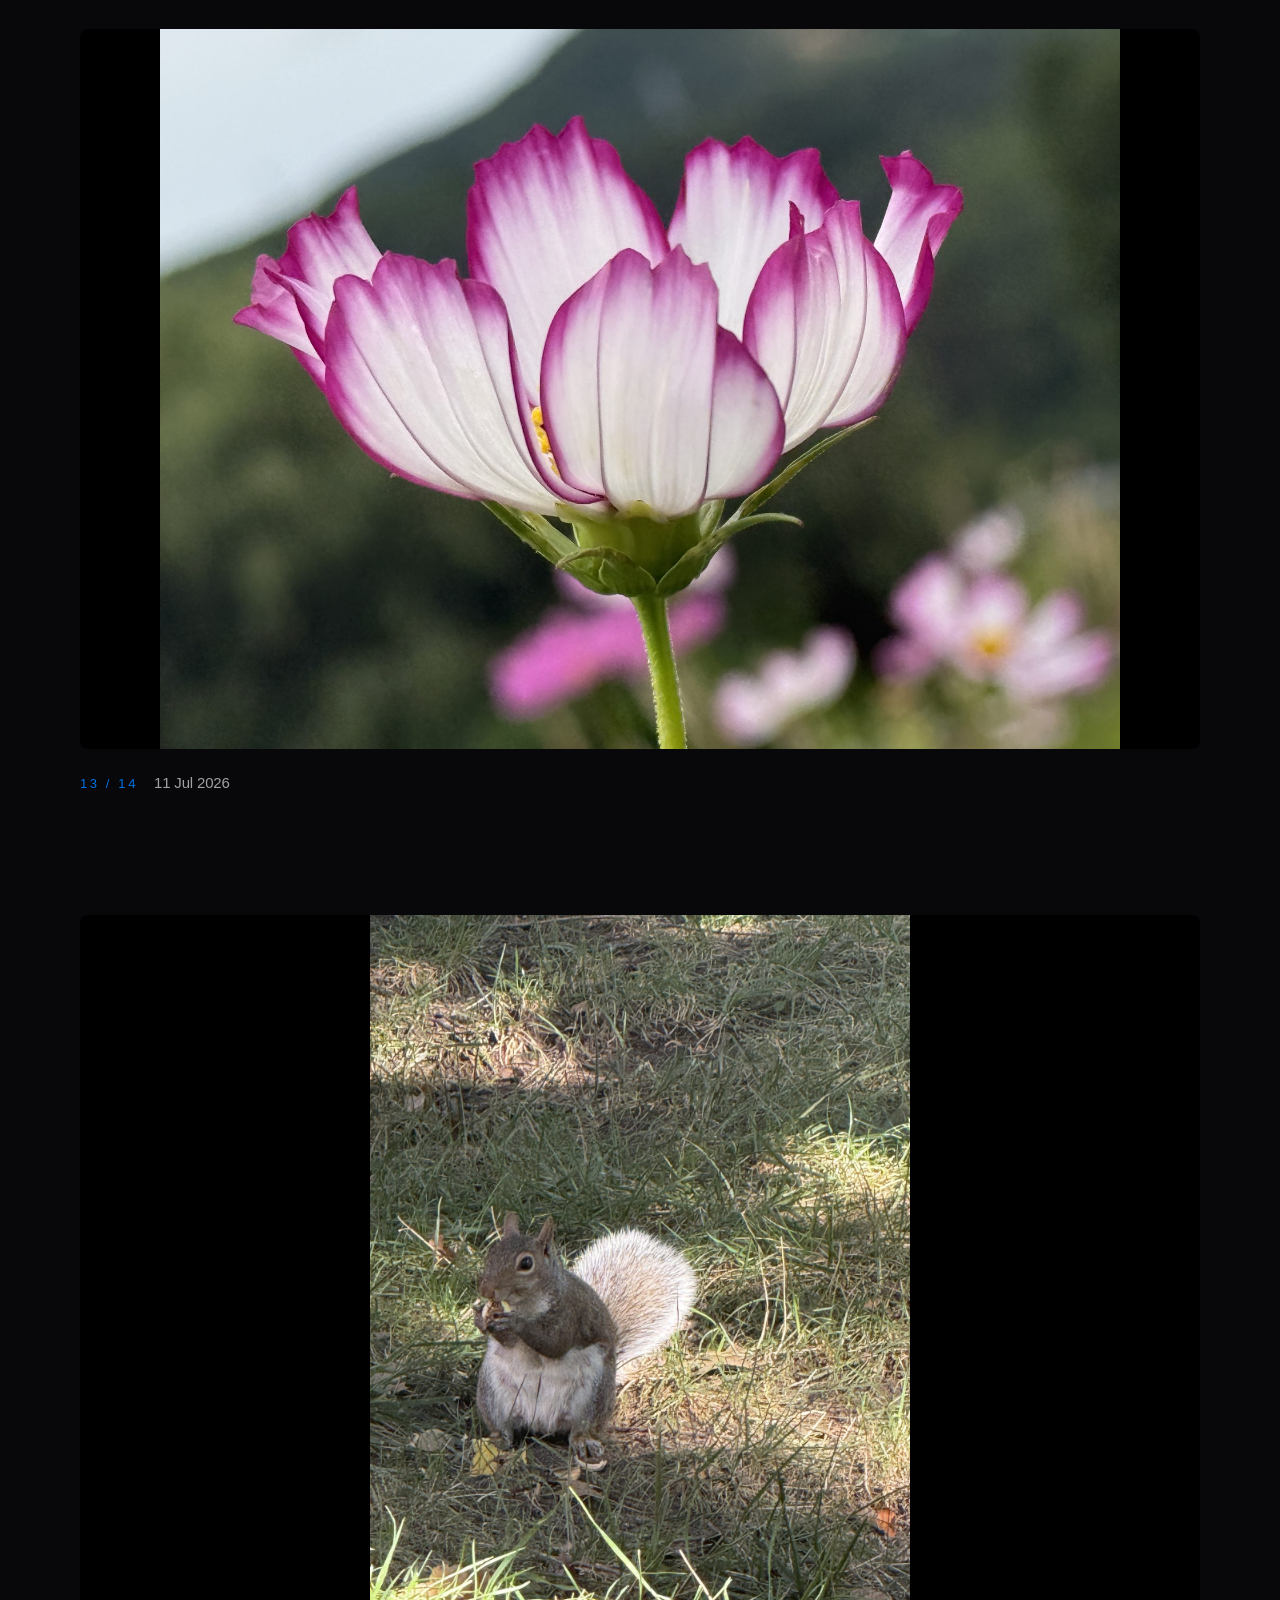
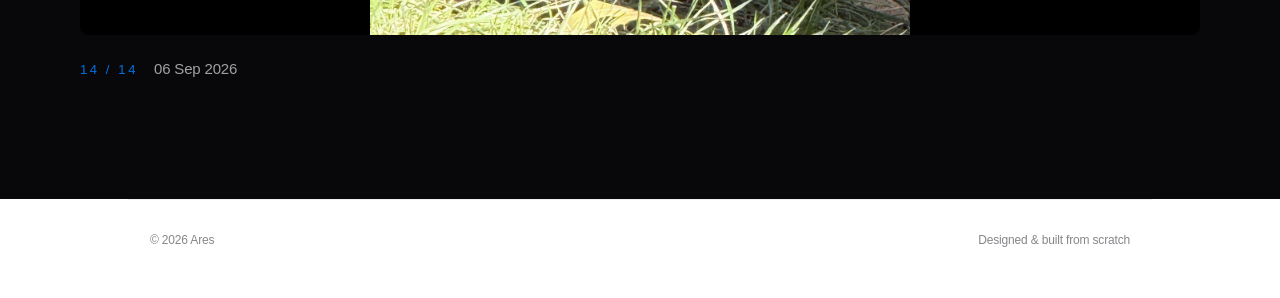
<file: gallery-animals.html>
<!DOCTYPE html>
<html lang="en">
<head>
  <meta charset="UTF-8" />
  <meta name="viewport" content="width=device-width, initial-scale=1, viewport-fit=cover" />
  <title>Wild &amp; Blooming — Life &amp; Travel — Ares</title>
  <meta name="description" content="Plants and animals are fellow citizens of Mother Earth. They make life vivid and dynamic — small sparks of fun and wonder in our everyday. A seagull mid-takeoff, a squirrel mid-thought, a lotus opening at dawn: none of them perform, and all of them mesmerize. — featured photographs by Ares, shot on iPhone 16 Pro." />

  <meta name="color-scheme" content="light dark" />
  <meta name="theme-color" content="#ffffff" media="(prefers-color-scheme: light)" />
  <meta name="theme-color" content="#000000" media="(prefers-color-scheme: dark)" />

  <meta property="og:type" content="website" />
  <meta property="og:title" content="Wild &amp; Blooming — Life & Travel — Ares" />
  <meta property="og:description" content="Plants and animals are fellow citizens of Mother Earth. They make life vivid and dynamic — small sparks of fun and wonder in our everyday. A seagull mid-takeoff, a squirrel mid-thought, a lotus opening at dawn: none of them perform, and all of them mesmerize." />
  <meta name="twitter:card" content="summary_large_image" />

  <link rel="icon" href="data:image/svg+xml,%3Csvg xmlns='http://www.w3.org/2000/svg' viewBox='0 0 64 64'%3E%3Crect width='64' height='64' rx='15' fill='%231d1d1f'/%3E%3Ctext x='32' y='45' font-family='-apple-system,Helvetica,sans-serif' font-size='36' font-weight='600' fill='%23ffffff' text-anchor='middle'%3EA%3C/text%3E%3C/svg%3E" />

  <!-- Set theme before first paint to avoid a flash of the wrong surface. -->
  <script>
    (function () {
      try {
        var mode = localStorage.getItem("theme") || "auto";
        var dark = mode === "dark" ||
          (mode === "auto" && window.matchMedia("(prefers-color-scheme: dark)").matches);
        document.documentElement.classList.toggle("theme-dark", dark);
        document.documentElement.dataset.theme = mode;
      } catch (e) {}
    })();
  </script>

  <link rel="stylesheet" href="styles.css" />
  <noscript><style>.reveal{opacity:1 !important;transform:none !important}</style></noscript>
</head>
<body>
  <a class="skip-link" href="#main">Skip to content</a>

  <header class="nav" id="nav">
    <div class="nav-inner">
      <a class="brand" href="index.html" aria-label="Ares — home">
        <span class="brand-mark" aria-hidden="true">A</span>
        <span class="brand-name">Ares</span>
      </a>

      <nav class="nav-links" id="navLinks" aria-label="Primary">
        <a href="index.html#about">About</a>
        <a href="index.html#research">Research</a>
        <a href="index.html#builds">Builds</a>
        <a href="index.html#interests">Interests</a>
        <a href="gallery.html" class="active" aria-current="page">Life &amp; Travel</a>
        <a href="index.html#contact">Contact</a>
      </nav>

      <div class="nav-actions">
        <button class="icon-btn theme-toggle" id="themeToggle" type="button" aria-label="Toggle dark mode" aria-pressed="false">
          <svg class="icon-sun" viewBox="0 0 24 24" aria-hidden="true" focusable="false">
            <circle cx="12" cy="12" r="4.2"/>
            <g class="sun-rays"><path d="M12 2.4v2.6M12 19v2.6M4.8 4.8l1.9 1.9M17.3 17.3l1.9 1.9M2.4 12h2.6M19 12h2.6M4.8 19.2l1.9-1.9M17.3 6.7l1.9-1.9"/></g>
          </svg>
          <svg class="icon-moon" viewBox="0 0 24 24" aria-hidden="true" focusable="false">
            <path d="M20 14.4A8.4 8.4 0 1 1 9.6 4a6.9 6.9 0 0 0 10.4 10.4Z"/>
          </svg>
        </button>

        <button class="nav-toggle" id="navToggle" type="button" aria-label="Menu" aria-expanded="false" aria-controls="navLinks">
          <span aria-hidden="true"></span>
        </button>
      </div>
    </div>
  </header>
  <div class="nav-scrim" id="navScrim" hidden></div>

  <main id="main">
    <section class="section" aria-labelledby="gallery-title" style="padding-top: calc(var(--nav-h) + 84px); padding-bottom: 72px;">
      <p class="section-label reveal"><a class="back-link" href="gallery.html">&larr; All collections</a></p>
      <h2 id="gallery-title" class="statement reveal">Wild &amp; Blooming.</h2>
      <p class="lede reveal" style="--d:.1s">Plants and animals are fellow citizens of Mother Earth. They make life vivid and dynamic — small sparks of fun and wonder in our everyday. A seagull mid-takeoff, a squirrel mid-thought, a lotus opening at dawn: none of them perform, and all of them mesmerize.</p>
      <p class="gallery-credit reveal" style="--d:.18s">14 photographs &middot; Shot on iPhone&nbsp;16&nbsp;Pro by Ares.</p>
    </section>

    <section class="room" aria-label="Photograph collection">
      <div class="room-inner" id="galleryRoom"></div>
      <p class="room-empty reveal" id="galleryEmpty">The gallery is still being curated — photos land here as they're shot.</p>
    </section>
  </main>

  <footer class="footer">
    <span>© <span id="year">2026</span> Ares</span>
    <span>Designed &amp; built from scratch</span>
  </footer>

  <script src="script.js"></script>
  <script>
    /* Gallery data: drop photos into the "photos/" folder and add entries here.
       Each entry: { src: "photos/file.jpg", alt: "short description", caption: "optional caption" } */
    var GALLERY = [
      { src: "photos/25-08-11-22-30-00-3126.jpg", alt: "Photograph by Ares, 11 August 2025", caption: "11 Aug 2025" },
      { src: "photos/25-08-12-13-51-58-3291.jpg", alt: "Photograph by Ares, 12 August 2025", caption: "12 Aug 2025" },
      { src: "photos/25-08-15-19-39-32-3598.jpg", alt: "Photograph by Ares, 15 August 2025", caption: "15 Aug 2025" },
      { src: "photos/25-08-15-19-39-33-3599.jpg", alt: "Photograph by Ares, 15 August 2025", caption: "15 Aug 2025" },
      { src: "photos/25-11-10-07-50-12-4655.jpg", alt: "Photograph by Ares, 10 November 2025", caption: "10 Nov 2025" },
      { src: "photos/25-11-23-20-45-29-4716.jpg", alt: "Photograph by Ares, 23 November 2025", caption: "23 Nov 2025" },
      { src: "photos/26-05-24-03-59-09-6220.jpg", alt: "Photograph by Ares, 24 May 2026", caption: "24 May 2026" },
      { src: "photos/26-07-11-02-43-44-6405.jpg", alt: "Photograph by Ares, 11 July 2026", caption: "11 Jul 2026" },
      { src: "photos/26-07-11-05-24-28-6433.jpg", alt: "Photograph by Ares, 11 July 2026", caption: "11 Jul 2026" },
      { src: "photos/26-07-11-05-24-33-6434.jpg", alt: "Photograph by Ares, 11 July 2026", caption: "11 Jul 2026" },
      { src: "photos/26-07-11-05-26-10-6436.jpg", alt: "Photograph by Ares, 11 July 2026", caption: "11 Jul 2026" },
      { src: "photos/26-07-11-05-27-25-6437.jpg", alt: "Photograph by Ares, 11 July 2026", caption: "11 Jul 2026" },
      { src: "photos/26-07-11-05-33-35-6441.jpg", alt: "Photograph by Ares, 11 July 2026", caption: "11 Jul 2026" },
      { src: "photos/26-09-06-17-07-59-7324.jpg", alt: "Photograph by Ares, 06 September 2026", caption: "06 Sep 2026" },
    ];

    (function () {
      var room = document.getElementById("galleryRoom");
      var empty = document.getElementById("galleryEmpty");
      if (!room) return;
      if (!GALLERY.length) return; // empty state stays visible

      empty.hidden = true;
      GALLERY.forEach(function (g, i) {
        var fig = document.createElement("figure");
        fig.className = "room-figure reveal";
        var img = document.createElement("img");
        img.src = g.src;
        img.alt = g.alt || "";
        img.loading = "lazy";
        img.decoding = "async";
        fig.appendChild(img);
        var cap = document.createElement("figcaption");
        cap.className = "room-cap";
        var num = document.createElement("span");
        num.className = "room-num";
        num.textContent = String(i + 1).padStart(2, "0") + " / " + GALLERY.length;
        var txt = document.createElement("p");
        txt.textContent = g.caption || "";
        cap.appendChild(num);
        cap.appendChild(txt);
        fig.appendChild(cap);
        room.appendChild(fig);
      });

      // These nodes were added after the main reveal pass — observe them here.
      if ("IntersectionObserver" in window) {
        var io = new IntersectionObserver(function (entries) {
          entries.forEach(function (entry) {
            if (entry.isIntersecting) {
              entry.target.classList.add("visible");
              io.unobserve(entry.target);
            }
          });
        }, { threshold: 0.08 });
        room.querySelectorAll(".reveal").forEach(function (el) { io.observe(el); });
      } else {
        room.querySelectorAll(".reveal").forEach(function (el) { el.classList.add("visible"); });
      }

      /* Lightbox: click a photo to view it large. */
      var lb = document.createElement("div");
      lb.className = "lightbox";
      lb.setAttribute("role", "dialog");
      lb.setAttribute("aria-label", "Photo viewer");
      lb.innerHTML =
        '<button class="lb-btn lb-close" type="button" aria-label="Close">\u00d7</button>' +
        '<button class="lb-btn lb-prev" type="button" aria-label="Previous photo">\u2039</button>' +
        '<figure><img alt=""><figcaption></figcaption></figure>' +
        '<button class="lb-btn lb-next" type="button" aria-label="Next photo">\u203a</button>';
      document.body.appendChild(lb);
      var lbImg = lb.querySelector("img");
      var lbCap = lb.querySelector("figcaption");
      var lbIndex = 0;
      function lbShow(i) {
        lbIndex = (i + GALLERY.length) % GALLERY.length;
        lbImg.src = GALLERY[lbIndex].src;
        lbImg.alt = GALLERY[lbIndex].alt;
        lbCap.textContent = GALLERY[lbIndex].caption || "";
      }
      function lbOpen(i) {
        lbShow(i);
        lb.classList.add("open");
        document.body.style.overflow = "hidden";
      }
      function lbClose() {
        lb.classList.remove("open");
        document.body.style.overflow = "";
      }
      room.addEventListener("click", function (e) {
        var fig = e.target.closest(".room-figure");
        if (!fig) return;
        lbOpen(Array.prototype.indexOf.call(room.children, fig));
      });
      lb.querySelector(".lb-close").addEventListener("click", lbClose);
      lb.querySelector(".lb-prev").addEventListener("click", function (e) { e.stopPropagation(); lbShow(lbIndex - 1); });
      lb.querySelector(".lb-next").addEventListener("click", function (e) { e.stopPropagation(); lbShow(lbIndex + 1); });
      lb.addEventListener("click", function (e) { if (e.target === lb) lbClose(); });
      document.addEventListener("keydown", function (e) {
        if (!lb.classList.contains("open")) return;
        if (e.key === "Escape") lbClose();
        else if (e.key === "ArrowLeft") lbShow(lbIndex - 1);
        else if (e.key === "ArrowRight") lbShow(lbIndex + 1);
      });
    })();
  </script>
</body>
</html>
</file>
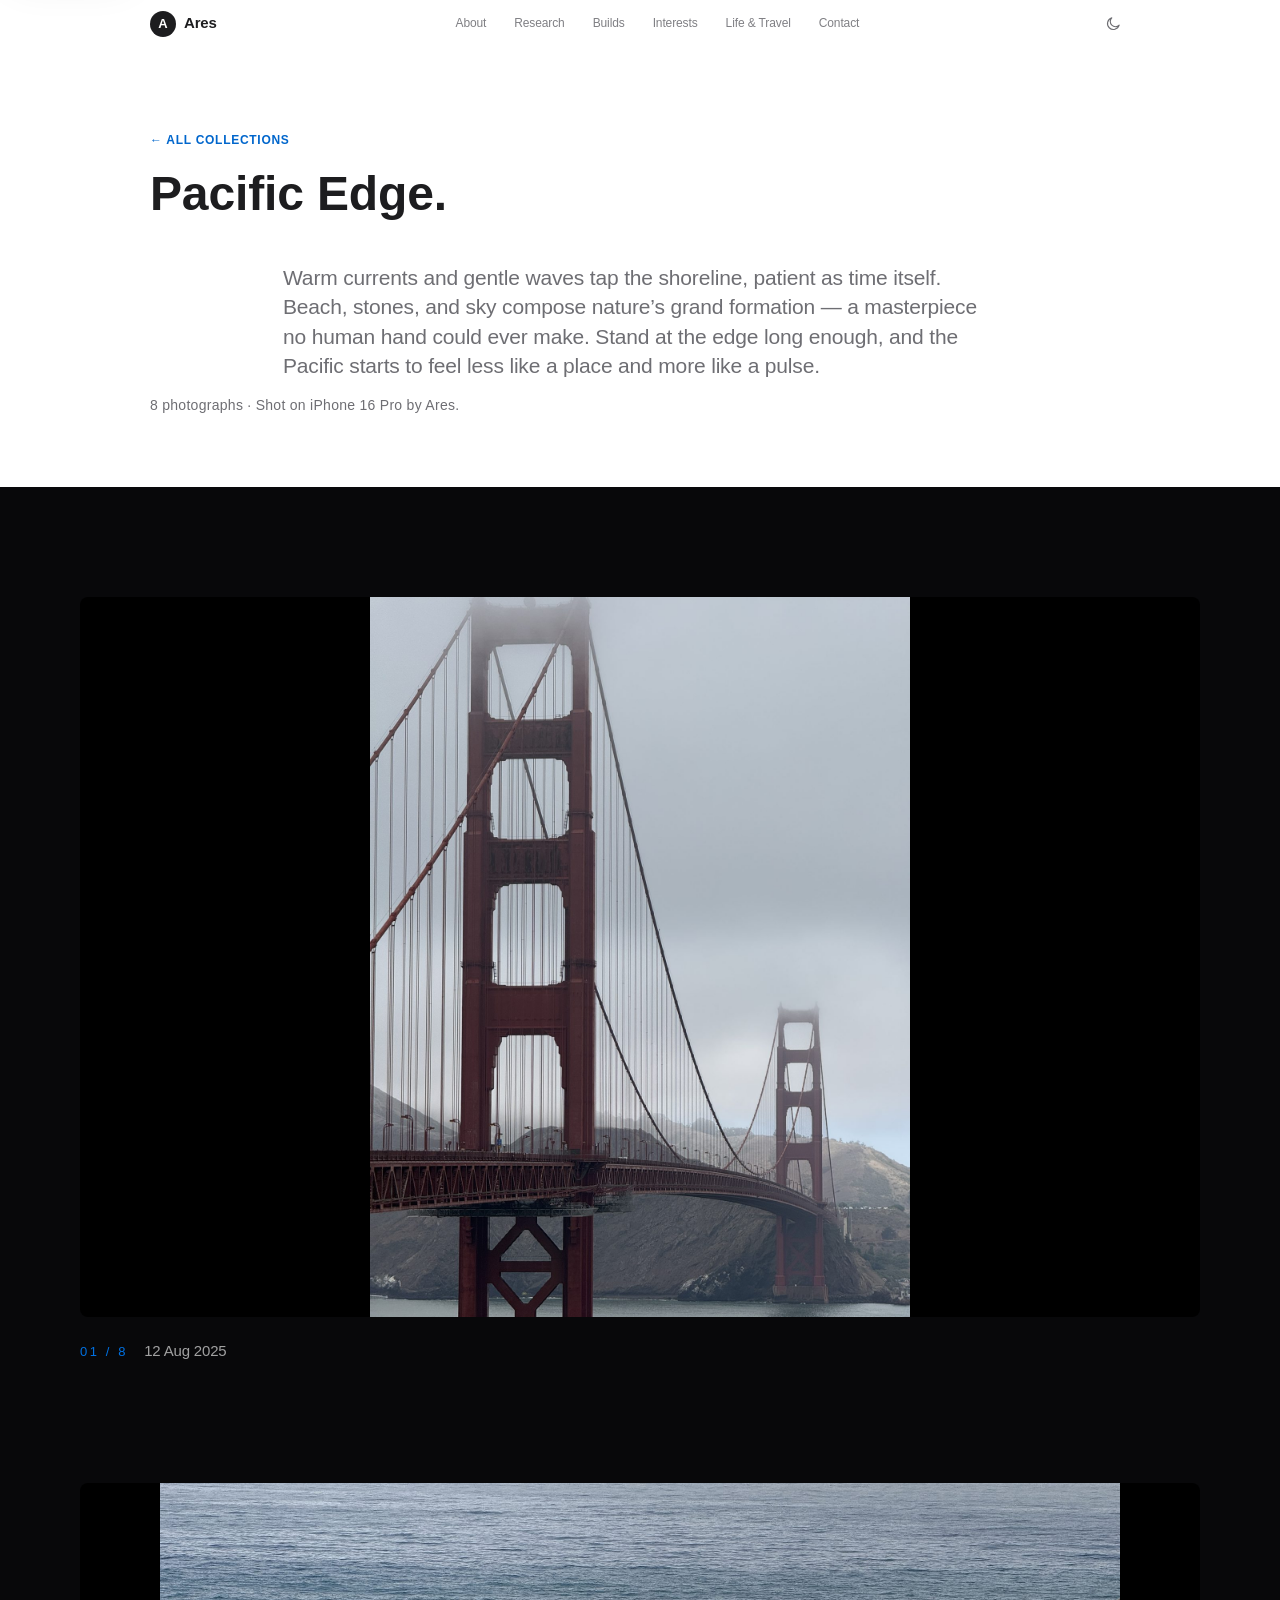
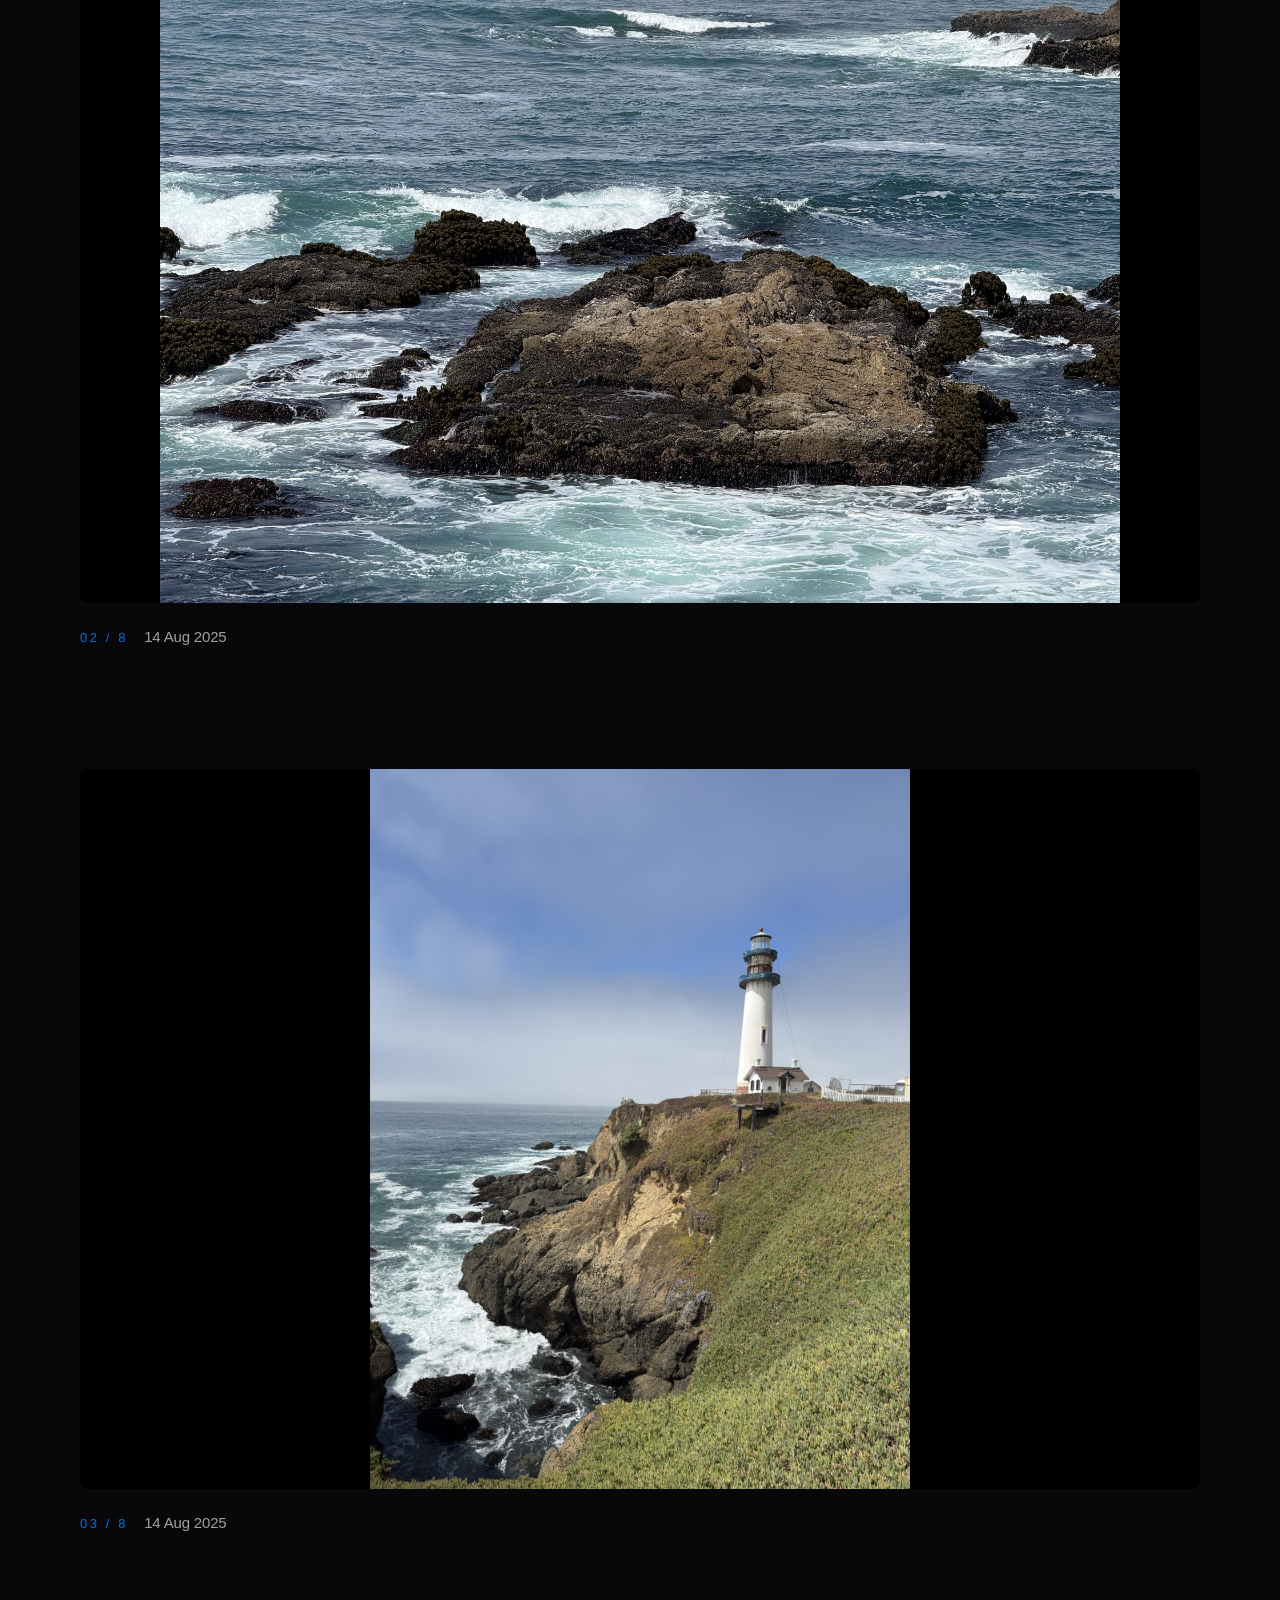
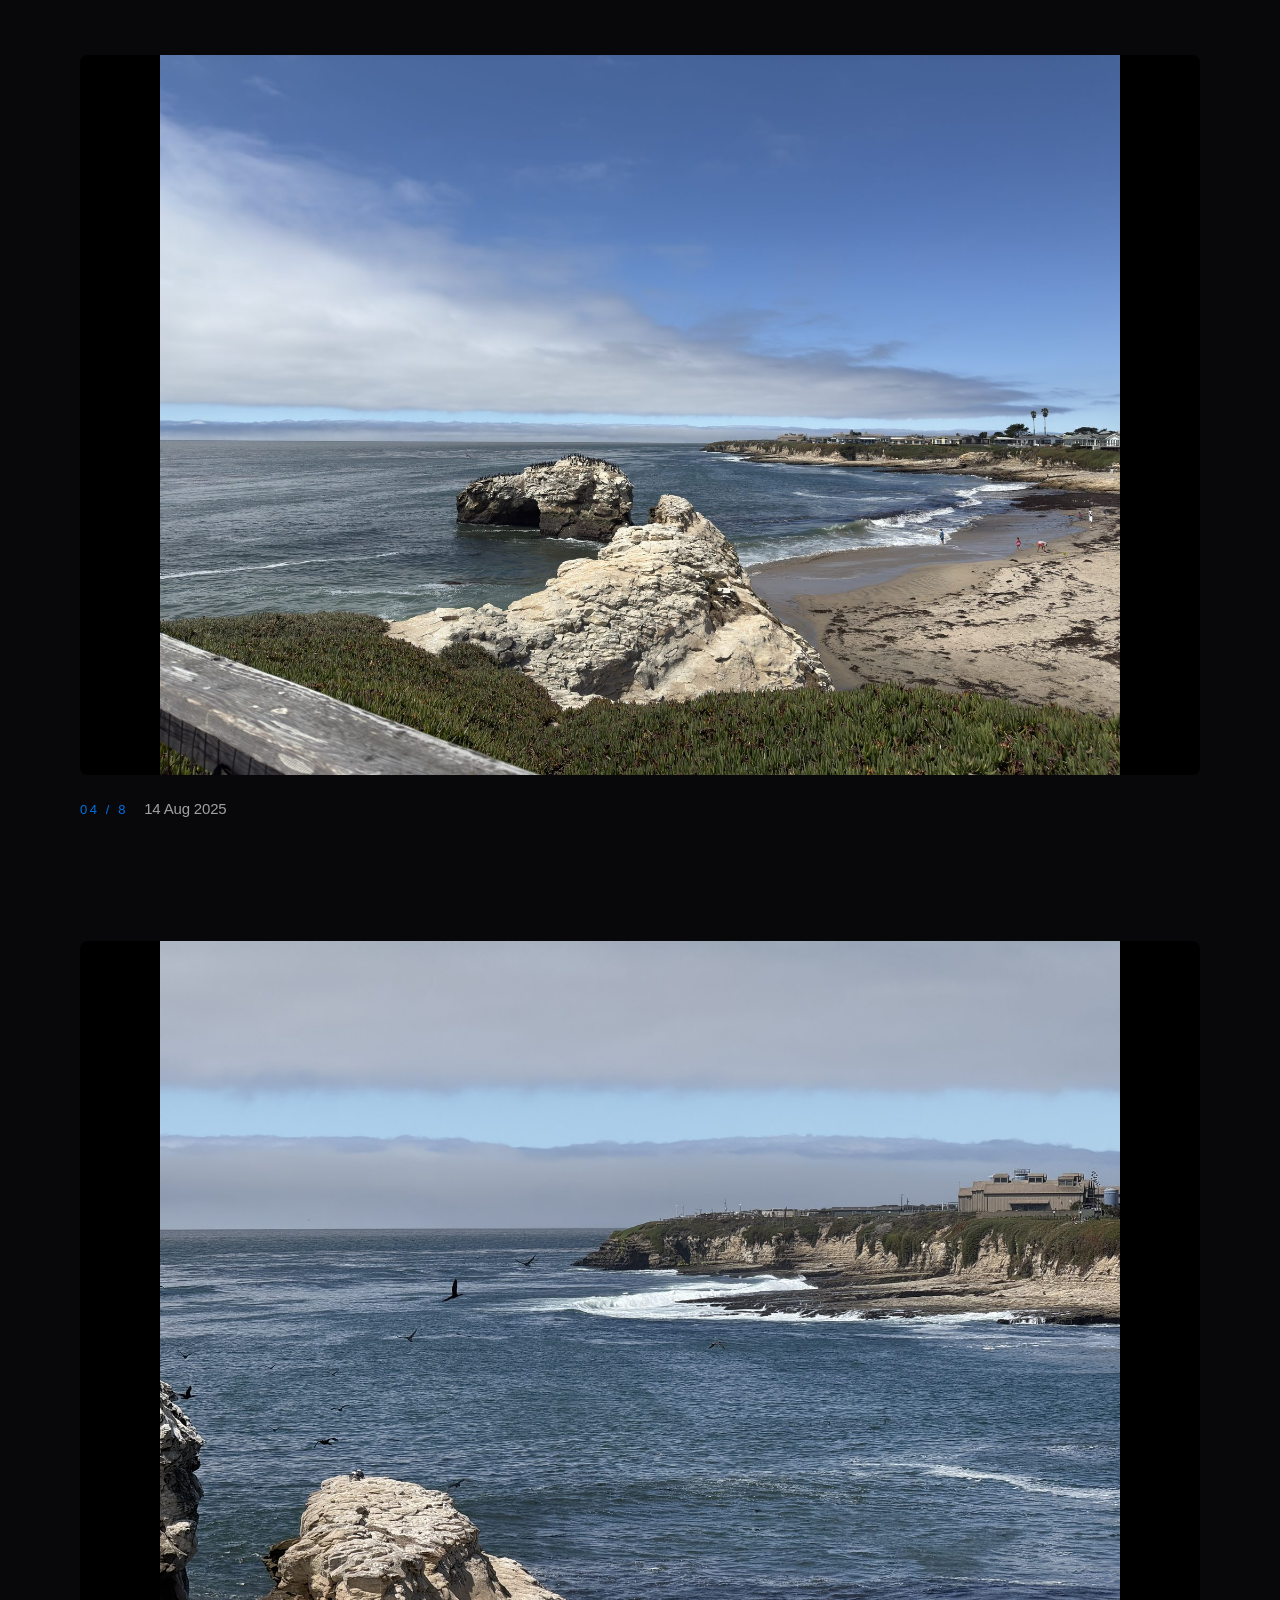
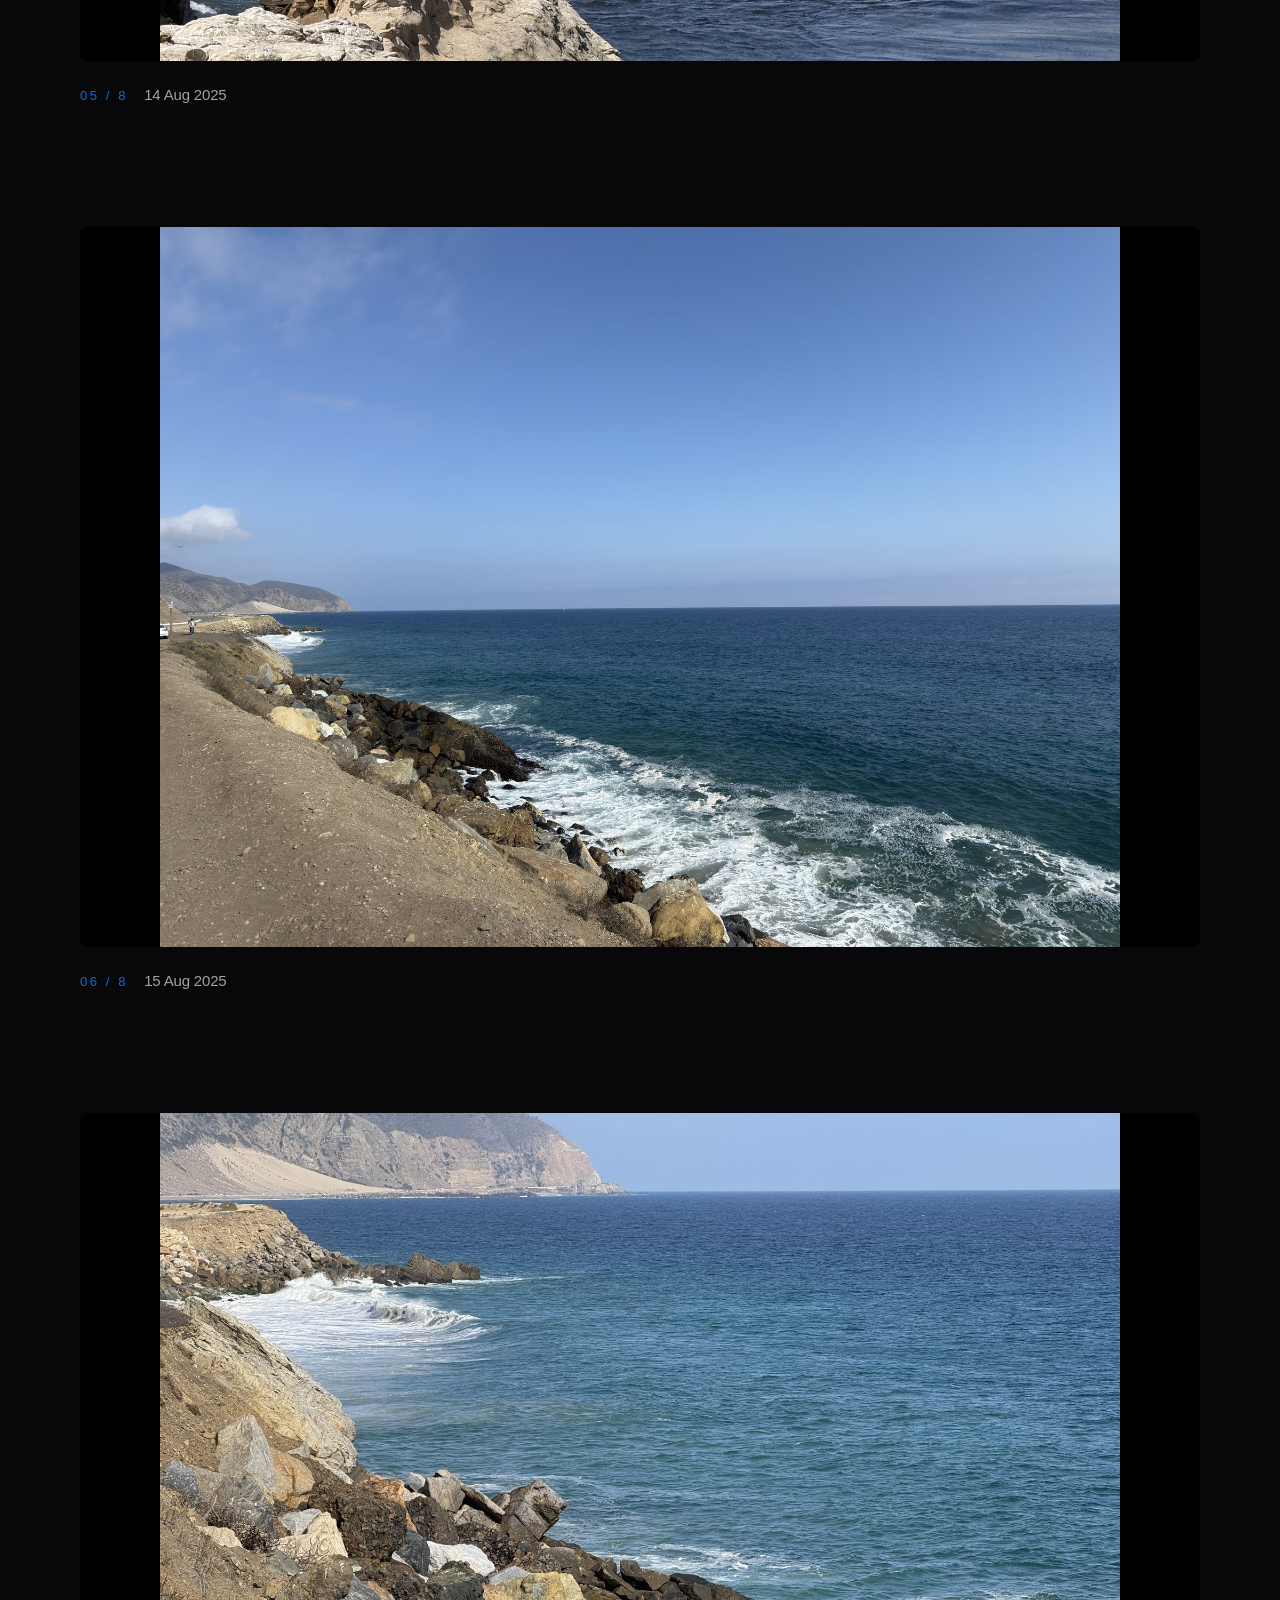
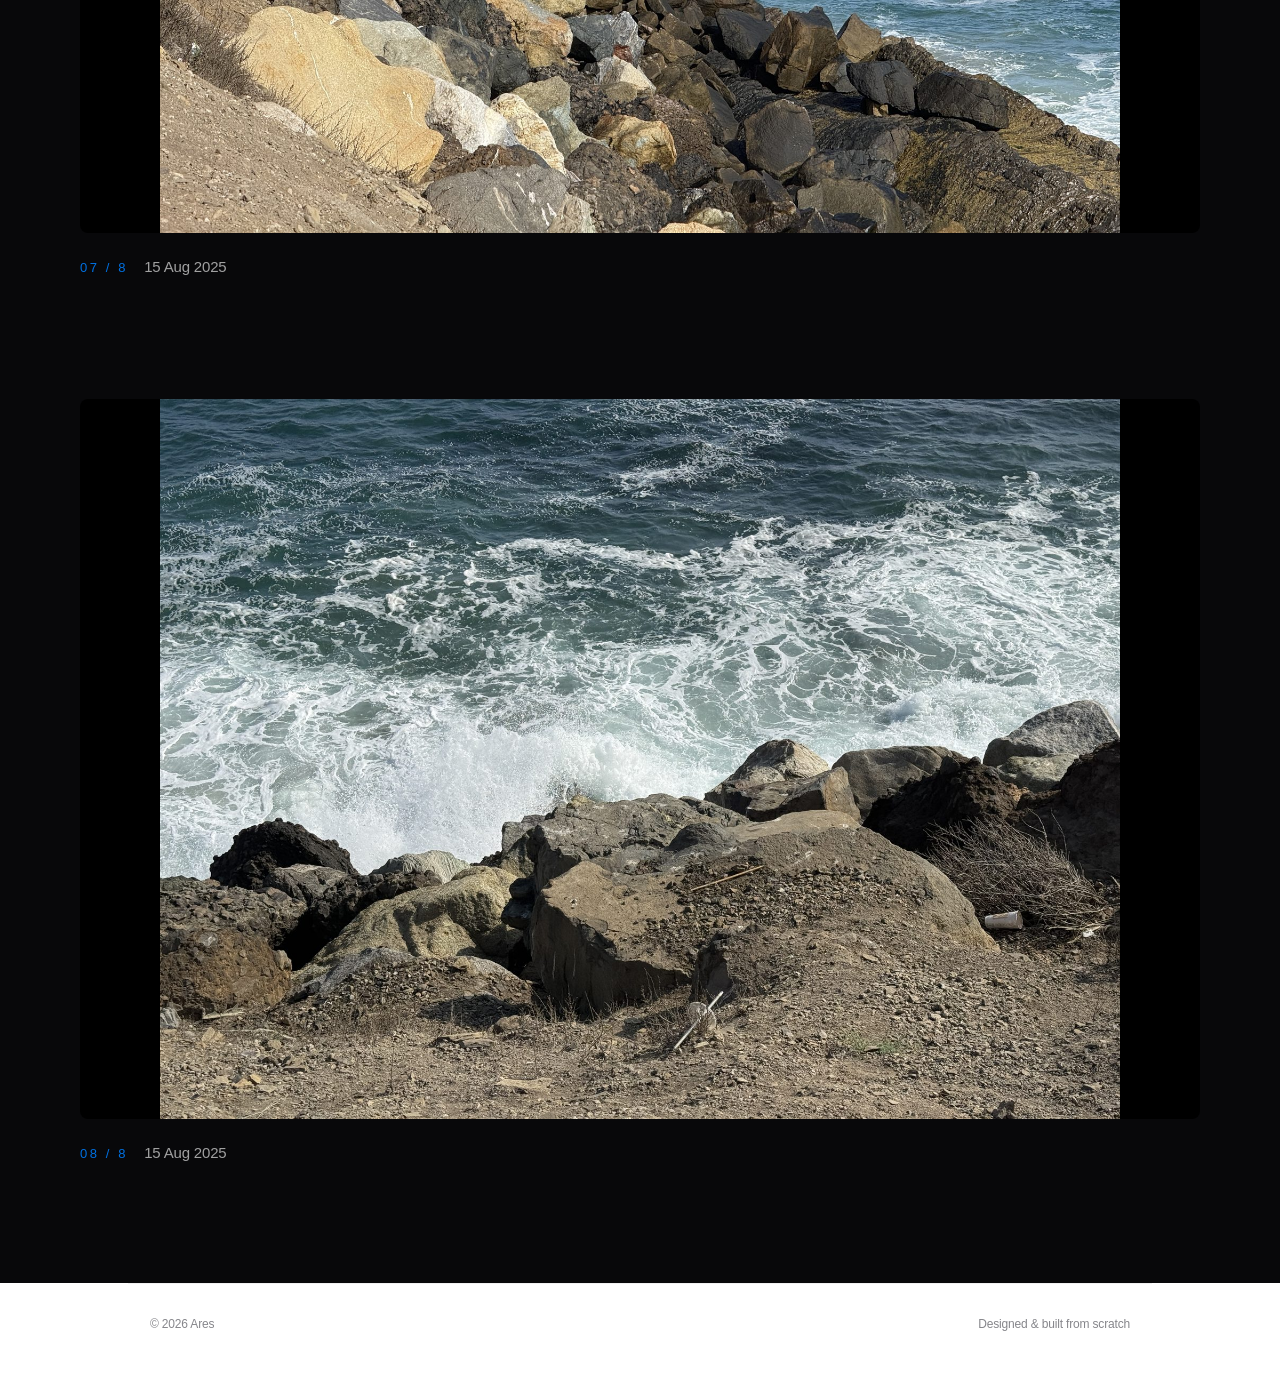
<file: gallery-coast.html>
<!DOCTYPE html>
<html lang="en">
<head>
  <meta charset="UTF-8" />
  <meta name="viewport" content="width=device-width, initial-scale=1, viewport-fit=cover" />
  <title>Pacific Edge — Life &amp; Travel — Ares</title>
  <meta name="description" content="Warm currents and gentle waves tap the shoreline, patient as time itself. Beach, stones, and sky compose nature’s grand formation — a masterpiece no human hand could ever make. Stand at the edge long enough, and the Pacific starts to feel less like a place and more like a pulse. — featured photographs by Ares, shot on iPhone 16 Pro." />

  <meta name="color-scheme" content="light dark" />
  <meta name="theme-color" content="#ffffff" media="(prefers-color-scheme: light)" />
  <meta name="theme-color" content="#000000" media="(prefers-color-scheme: dark)" />

  <meta property="og:type" content="website" />
  <meta property="og:title" content="Pacific Edge — Life & Travel — Ares" />
  <meta property="og:description" content="Warm currents and gentle waves tap the shoreline, patient as time itself. Beach, stones, and sky compose nature’s grand formation — a masterpiece no human hand could ever make. Stand at the edge long enough, and the Pacific starts to feel less like a place and more like a pulse." />
  <meta name="twitter:card" content="summary_large_image" />

  <link rel="icon" href="data:image/svg+xml,%3Csvg xmlns='http://www.w3.org/2000/svg' viewBox='0 0 64 64'%3E%3Crect width='64' height='64' rx='15' fill='%231d1d1f'/%3E%3Ctext x='32' y='45' font-family='-apple-system,Helvetica,sans-serif' font-size='36' font-weight='600' fill='%23ffffff' text-anchor='middle'%3EA%3C/text%3E%3C/svg%3E" />

  <!-- Set theme before first paint to avoid a flash of the wrong surface. -->
  <script>
    (function () {
      try {
        var mode = localStorage.getItem("theme") || "auto";
        var dark = mode === "dark" ||
          (mode === "auto" && window.matchMedia("(prefers-color-scheme: dark)").matches);
        document.documentElement.classList.toggle("theme-dark", dark);
        document.documentElement.dataset.theme = mode;
      } catch (e) {}
    })();
  </script>

  <link rel="stylesheet" href="styles.css" />
  <noscript><style>.reveal{opacity:1 !important;transform:none !important}</style></noscript>
</head>
<body>
  <a class="skip-link" href="#main">Skip to content</a>

  <header class="nav" id="nav">
    <div class="nav-inner">
      <a class="brand" href="index.html" aria-label="Ares — home">
        <span class="brand-mark" aria-hidden="true">A</span>
        <span class="brand-name">Ares</span>
      </a>

      <nav class="nav-links" id="navLinks" aria-label="Primary">
        <a href="index.html#about">About</a>
        <a href="index.html#research">Research</a>
        <a href="index.html#builds">Builds</a>
        <a href="index.html#interests">Interests</a>
        <a href="gallery.html" class="active" aria-current="page">Life &amp; Travel</a>
        <a href="index.html#contact">Contact</a>
      </nav>

      <div class="nav-actions">
        <button class="icon-btn theme-toggle" id="themeToggle" type="button" aria-label="Toggle dark mode" aria-pressed="false">
          <svg class="icon-sun" viewBox="0 0 24 24" aria-hidden="true" focusable="false">
            <circle cx="12" cy="12" r="4.2"/>
            <g class="sun-rays"><path d="M12 2.4v2.6M12 19v2.6M4.8 4.8l1.9 1.9M17.3 17.3l1.9 1.9M2.4 12h2.6M19 12h2.6M4.8 19.2l1.9-1.9M17.3 6.7l1.9-1.9"/></g>
          </svg>
          <svg class="icon-moon" viewBox="0 0 24 24" aria-hidden="true" focusable="false">
            <path d="M20 14.4A8.4 8.4 0 1 1 9.6 4a6.9 6.9 0 0 0 10.4 10.4Z"/>
          </svg>
        </button>

        <button class="nav-toggle" id="navToggle" type="button" aria-label="Menu" aria-expanded="false" aria-controls="navLinks">
          <span aria-hidden="true"></span>
        </button>
      </div>
    </div>
  </header>
  <div class="nav-scrim" id="navScrim" hidden></div>

  <main id="main">
    <section class="section" aria-labelledby="gallery-title" style="padding-top: calc(var(--nav-h) + 84px); padding-bottom: 72px;">
      <p class="section-label reveal"><a class="back-link" href="gallery.html">&larr; All collections</a></p>
      <h2 id="gallery-title" class="statement reveal">Pacific Edge.</h2>
      <p class="lede reveal" style="--d:.1s">Warm currents and gentle waves tap the shoreline, patient as time itself. Beach, stones, and sky compose nature’s grand formation — a masterpiece no human hand could ever make. Stand at the edge long enough, and the Pacific starts to feel less like a place and more like a pulse.</p>
      <p class="gallery-credit reveal" style="--d:.18s">8 photographs &middot; Shot on iPhone&nbsp;16&nbsp;Pro by Ares.</p>
    </section>

    <section class="room" aria-label="Photograph collection">
      <div class="room-inner" id="galleryRoom"></div>
      <p class="room-empty reveal" id="galleryEmpty">The gallery is still being curated — photos land here as they're shot.</p>
    </section>
  </main>

  <footer class="footer">
    <span>© <span id="year">2026</span> Ares</span>
    <span>Designed &amp; built from scratch</span>
  </footer>

  <script src="script.js"></script>
  <script>
    /* Gallery data: drop photos into the "photos/" folder and add entries here.
       Each entry: { src: "photos/file.jpg", alt: "short description", caption: "optional caption" } */
    var GALLERY = [
      { src: "photos/25-08-12-12-37-38-3212.jpg", alt: "Photograph by Ares, 12 August 2025", caption: "12 Aug 2025" },
      { src: "photos/25-08-14-14-10-37-3483.jpg", alt: "Photograph by Ares, 14 August 2025", caption: "14 Aug 2025" },
      { src: "photos/25-08-14-14-17-40-3500.jpg", alt: "Photograph by Ares, 14 August 2025", caption: "14 Aug 2025" },
      { src: "photos/25-08-14-15-04-53-3501.jpg", alt: "Photograph by Ares, 14 August 2025", caption: "14 Aug 2025" },
      { src: "photos/25-08-14-15-05-47-3504.jpg", alt: "Photograph by Ares, 14 August 2025", caption: "14 Aug 2025" },
      { src: "photos/25-08-15-19-40-17-3600.jpg", alt: "Photograph by Ares, 15 August 2025", caption: "15 Aug 2025" },
      { src: "photos/25-08-15-19-40-31-3601.jpg", alt: "Photograph by Ares, 15 August 2025", caption: "15 Aug 2025" },
      { src: "photos/25-08-15-19-40-50-3603.jpg", alt: "Photograph by Ares, 15 August 2025", caption: "15 Aug 2025" },
    ];

    (function () {
      var room = document.getElementById("galleryRoom");
      var empty = document.getElementById("galleryEmpty");
      if (!room) return;
      if (!GALLERY.length) return; // empty state stays visible

      empty.hidden = true;
      GALLERY.forEach(function (g, i) {
        var fig = document.createElement("figure");
        fig.className = "room-figure reveal";
        var img = document.createElement("img");
        img.src = g.src;
        img.alt = g.alt || "";
        img.loading = "lazy";
        img.decoding = "async";
        fig.appendChild(img);
        var cap = document.createElement("figcaption");
        cap.className = "room-cap";
        var num = document.createElement("span");
        num.className = "room-num";
        num.textContent = String(i + 1).padStart(2, "0") + " / " + GALLERY.length;
        var txt = document.createElement("p");
        txt.textContent = g.caption || "";
        cap.appendChild(num);
        cap.appendChild(txt);
        fig.appendChild(cap);
        room.appendChild(fig);
      });

      // These nodes were added after the main reveal pass — observe them here.
      if ("IntersectionObserver" in window) {
        var io = new IntersectionObserver(function (entries) {
          entries.forEach(function (entry) {
            if (entry.isIntersecting) {
              entry.target.classList.add("visible");
              io.unobserve(entry.target);
            }
          });
        }, { threshold: 0.08 });
        room.querySelectorAll(".reveal").forEach(function (el) { io.observe(el); });
      } else {
        room.querySelectorAll(".reveal").forEach(function (el) { el.classList.add("visible"); });
      }

      /* Lightbox: click a photo to view it large. */
      var lb = document.createElement("div");
      lb.className = "lightbox";
      lb.setAttribute("role", "dialog");
      lb.setAttribute("aria-label", "Photo viewer");
      lb.innerHTML =
        '<button class="lb-btn lb-close" type="button" aria-label="Close">\u00d7</button>' +
        '<button class="lb-btn lb-prev" type="button" aria-label="Previous photo">\u2039</button>' +
        '<figure><img alt=""><figcaption></figcaption></figure>' +
        '<button class="lb-btn lb-next" type="button" aria-label="Next photo">\u203a</button>';
      document.body.appendChild(lb);
      var lbImg = lb.querySelector("img");
      var lbCap = lb.querySelector("figcaption");
      var lbIndex = 0;
      function lbShow(i) {
        lbIndex = (i + GALLERY.length) % GALLERY.length;
        lbImg.src = GALLERY[lbIndex].src;
        lbImg.alt = GALLERY[lbIndex].alt;
        lbCap.textContent = GALLERY[lbIndex].caption || "";
      }
      function lbOpen(i) {
        lbShow(i);
        lb.classList.add("open");
        document.body.style.overflow = "hidden";
      }
      function lbClose() {
        lb.classList.remove("open");
        document.body.style.overflow = "";
      }
      room.addEventListener("click", function (e) {
        var fig = e.target.closest(".room-figure");
        if (!fig) return;
        lbOpen(Array.prototype.indexOf.call(room.children, fig));
      });
      lb.querySelector(".lb-close").addEventListener("click", lbClose);
      lb.querySelector(".lb-prev").addEventListener("click", function (e) { e.stopPropagation(); lbShow(lbIndex - 1); });
      lb.querySelector(".lb-next").addEventListener("click", function (e) { e.stopPropagation(); lbShow(lbIndex + 1); });
      lb.addEventListener("click", function (e) { if (e.target === lb) lbClose(); });
      document.addEventListener("keydown", function (e) {
        if (!lb.classList.contains("open")) return;
        if (e.key === "Escape") lbClose();
        else if (e.key === "ArrowLeft") lbShow(lbIndex - 1);
        else if (e.key === "ArrowRight") lbShow(lbIndex + 1);
      });
    })();
  </script>
</body>
</html>
</file>
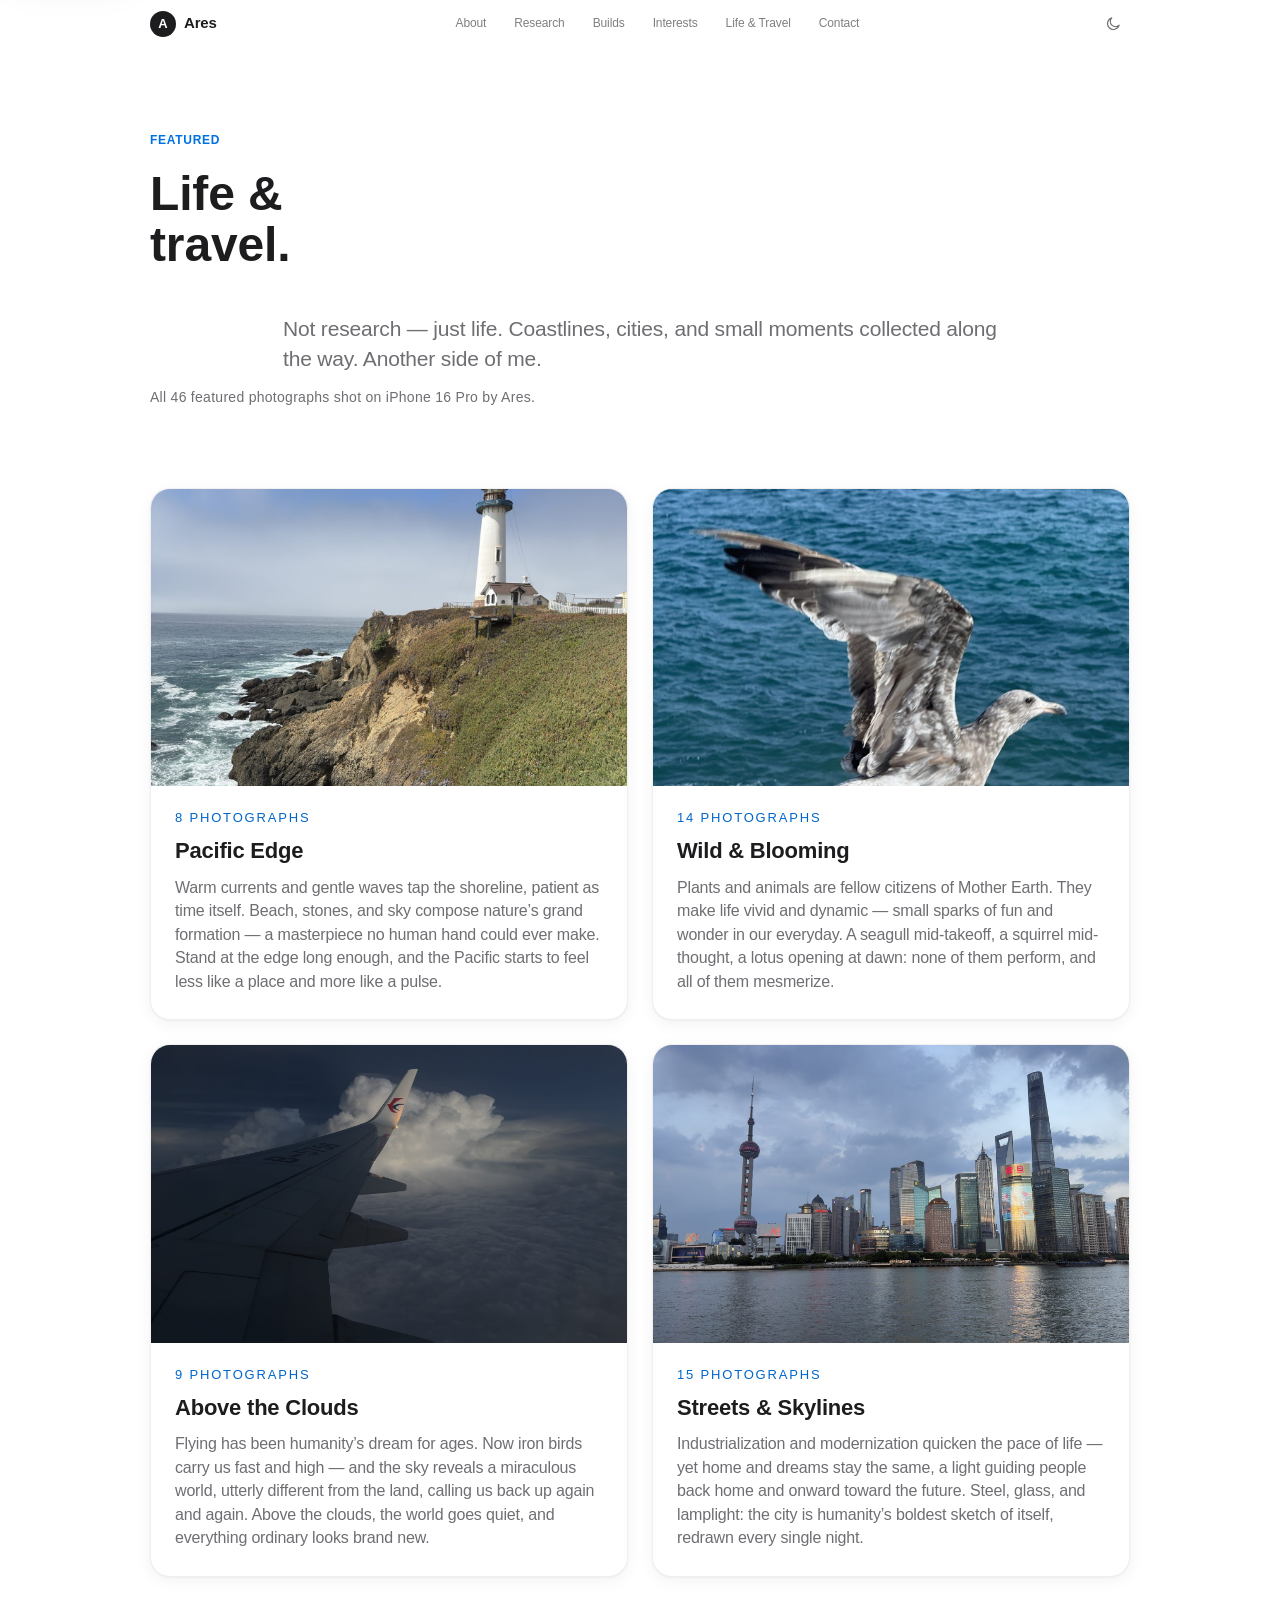
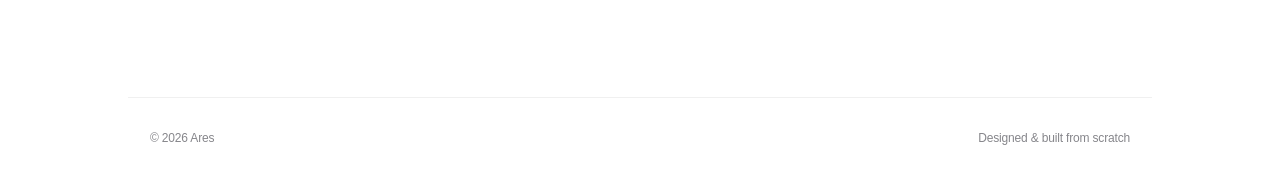
<file: gallery.html>
<!DOCTYPE html>
<html lang="en">
<head>
  <meta charset="UTF-8" />
  <meta name="viewport" content="width=device-width, initial-scale=1, viewport-fit=cover" />
  <title>Life &amp; Travel — Ares</title>
  <meta name="description" content="Featured photographs of life and travel by Ares — coastlines, cities, and small moments. All shot on iPhone 16 Pro." />

  <meta name="color-scheme" content="light dark" />
  <meta name="theme-color" content="#ffffff" media="(prefers-color-scheme: light)" />
  <meta name="theme-color" content="#000000" media="(prefers-color-scheme: dark)" />

  <meta property="og:type" content="website" />
  <meta property="og:title" content="Life & Travel — Ares" />
  <meta property="og:description" content="Featured photographs of life and travel — another side of Ares." />
  <meta name="twitter:card" content="summary_large_image" />

  <link rel="icon" href="data:image/svg+xml,%3Csvg xmlns='http://www.w3.org/2000/svg' viewBox='0 0 64 64'%3E%3Crect width='64' height='64' rx='15' fill='%231d1d1f'/%3E%3Ctext x='32' y='45' font-family='-apple-system,Helvetica,sans-serif' font-size='36' font-weight='600' fill='%23ffffff' text-anchor='middle'%3EA%3C/text%3E%3C/svg%3E" />

  <!-- Set theme before first paint to avoid a flash of the wrong surface. -->
  <script>
    (function () {
      try {
        var mode = localStorage.getItem("theme") || "auto";
        var dark = mode === "dark" ||
          (mode === "auto" && window.matchMedia("(prefers-color-scheme: dark)").matches);
        document.documentElement.classList.toggle("theme-dark", dark);
        document.documentElement.dataset.theme = mode;
      } catch (e) {}
    })();
  </script>

  <link rel="stylesheet" href="styles.css" />
  <noscript><style>.reveal{opacity:1 !important;transform:none !important}</style></noscript>
</head>
<body>
  <a class="skip-link" href="#main">Skip to content</a>

  <header class="nav" id="nav">
    <div class="nav-inner">
      <a class="brand" href="index.html" aria-label="Ares — home">
        <span class="brand-mark" aria-hidden="true">A</span>
        <span class="brand-name">Ares</span>
      </a>

      <nav class="nav-links" id="navLinks" aria-label="Primary">
        <a href="index.html#about">About</a>
        <a href="index.html#research">Research</a>
        <a href="index.html#builds">Builds</a>
        <a href="index.html#interests">Interests</a>
        <a href="gallery.html" class="active" aria-current="page">Life &amp; Travel</a>
        <a href="index.html#contact">Contact</a>
      </nav>

      <div class="nav-actions">
        <button class="icon-btn theme-toggle" id="themeToggle" type="button" aria-label="Toggle dark mode" aria-pressed="false">
          <svg class="icon-sun" viewBox="0 0 24 24" aria-hidden="true" focusable="false">
            <circle cx="12" cy="12" r="4.2"/>
            <g class="sun-rays"><path d="M12 2.4v2.6M12 19v2.6M4.8 4.8l1.9 1.9M17.3 17.3l1.9 1.9M2.4 12h2.6M19 12h2.6M4.8 19.2l1.9-1.9M17.3 6.7l1.9-1.9"/></g>
          </svg>
          <svg class="icon-moon" viewBox="0 0 24 24" aria-hidden="true" focusable="false">
            <path d="M20 14.4A8.4 8.4 0 1 1 9.6 4a6.9 6.9 0 0 0 10.4 10.4Z"/>
          </svg>
        </button>

        <button class="nav-toggle" id="navToggle" type="button" aria-label="Menu" aria-expanded="false" aria-controls="navLinks">
          <span aria-hidden="true"></span>
        </button>
      </div>
    </div>
  </header>
  <div class="nav-scrim" id="navScrim" hidden></div>

  <main id="main">
    <section class="section" aria-labelledby="gallery-title" style="padding-top: calc(var(--nav-h) + 84px); padding-bottom: 72px;">
      <p class="section-label reveal">Featured</p>
      <h2 id="gallery-title" class="statement reveal">Life &amp;<br />travel.</h2>
      <p class="lede reveal" style="--d:.1s">Not research — just life. Coastlines, cities, and small moments collected along the way. Another side of me.</p>
      <p class="gallery-credit reveal" style="--d:.18s">All 46 featured photographs shot on iPhone&nbsp;16&nbsp;Pro by Ares.</p>
    </section>

    <section class="section" aria-label="Collections" style="padding-top: 0;">
      <div class="collections">
        <a class="collection-card reveal" href="gallery-coast.html">
          <img src="photos/25-08-14-14-17-40-3500.jpg" alt="Lighthouse on the California coast, photograph by Ares" loading="lazy" decoding="async">
          <div class="cc-body">
            <p class="cc-count">8 photographs</p>
            <h3>Pacific Edge</h3>
            <p>Warm currents and gentle waves tap the shoreline, patient as time itself. Beach, stones, and sky compose nature’s grand formation — a masterpiece no human hand could ever make. Stand at the edge long enough, and the Pacific starts to feel less like a place and more like a pulse.</p>
          </div>
        </a>
        <a class="collection-card reveal" style="--d:.8s" href="gallery-animals.html">
          <img src="photos/25-08-15-19-39-32-3598.jpg" alt="Seagull taking flight, photograph by Ares" loading="lazy" decoding="async">
          <div class="cc-body">
            <p class="cc-count">14 photographs</p>
            <h3>Wild &amp; Blooming</h3>
            <p>Plants and animals are fellow citizens of Mother Earth. They make life vivid and dynamic — small sparks of fun and wonder in our everyday. A seagull mid-takeoff, a squirrel mid-thought, a lotus opening at dawn: none of them perform, and all of them mesmerize.</p>
          </div>
        </a>
        <a class="collection-card reveal" style="--d:.16s" href="gallery-airplanes.html">
          <img src="photos/25-08-10-07-28-49-0070.jpg" alt="Airplane wing above the clouds at night, photograph by Ares" loading="lazy" decoding="async">
          <div class="cc-body">
            <p class="cc-count">9 photographs</p>
            <h3>Above the Clouds</h3>
            <p>Flying has been humanity’s dream for ages. Now iron birds carry us fast and high — and the sky reveals a miraculous world, utterly different from the land, calling us back up again and again. Above the clouds, the world goes quiet, and everything ordinary looks brand new.</p>
          </div>
        </a>
        <a class="collection-card reveal" style="--d:.24s" href="gallery-architecture.html">
          <img src="photos/26-07-15-06-46-21-6551.jpg" alt="City skyline across the water, photograph by Ares" loading="lazy" decoding="async">
          <div class="cc-body">
            <p class="cc-count">15 photographs</p>
            <h3>Streets &amp; Skylines</h3>
            <p>Industrialization and modernization quicken the pace of life — yet home and dreams stay the same, a light guiding people back home and onward toward the future. Steel, glass, and lamplight: the city is humanity’s boldest sketch of itself, redrawn every single night.</p>
          </div>
        </a>
      </div>
    </section>
  </main>

  <footer class="footer">
    <span>© <span id="year">2026</span> Ares</span>
    <span>Designed &amp; built from scratch</span>
  </footer>

  <script src="script.js"></script>

</body>
</html>
</file>
<file: styles.v3.css>
/* ==========================================================================
   Design language: Apple-style restraint.
   - One type family, tight tracking at display sizes, generous optical space
   - Hairline separators instead of borders, depth from shadow not outlines
   - Single accent hue, used sparingly
   - Motion: slow, small, and never decorative-first
   ========================================================================== */

:root {
  /* type */
  --font: -apple-system, BlinkMacSystemFont, "SF Pro Display", "SF Pro Text",
          "Helvetica Neue", "Inter", "PingFang SC", "Microsoft YaHei", sans-serif;

  /* light surfaces */
  --bg:            #ffffff;
  --bg-alt:        #f5f5f7;
  --surface:       #ffffff;
  --surface-hover: #f5f5f7;
  --ink:           #1d1d1f;
  --ink-2:         #6e6e73;
  --ink-3:         #86868b;
  --hairline:      rgba(0, 0, 0, 0.10);
  --hairline-soft: rgba(0, 0, 0, 0.06);
  --accent:        #0071e3;
  --accent-hover:  #0077ed;
  --accent-ink:    #0066cc;
  --fill-quiet:    rgba(0, 0, 0, 0.05);
  --shadow-sm:     0 1px 2px rgba(0,0,0,.04), 0 4px 16px rgba(0,0,0,.05);
  --shadow-md:     0 4px 12px rgba(0,0,0,.06), 0 16px 40px rgba(0,0,0,.08);
  --shadow-lg:     0 8px 20px rgba(0,0,0,.08), 0 30px 60px rgba(0,0,0,.12);
  --nav-bg:        rgba(255, 255, 255, 0.72);

  /* "Pro" panel (Builds) */
  --pro-bg:        #000000;
  --pro-surface:   #1d1d1f;
  --pro-surface-2: #161617;
  --pro-ink:       #f5f5f7;
  --pro-ink-2:     #a1a1a6;
  --pro-accent:    #2997ff;
  --pro-hairline:  rgba(255, 255, 255, 0.10);

  /* hero atmosphere */
  --glow-1: rgba(0, 113, 227, 0.16);
  --glow-2: rgba(122, 92, 248, 0.12);
  --grid-line: rgba(0, 0, 0, 0.045);
  --noise-opacity: 0.032;

  /* motion */
  --ease: cubic-bezier(0.28, 0.11, 0.32, 1);
  --ease-out: cubic-bezier(0.16, 1, 0.3, 1);

  --nav-h: 48px;
  --gutter: 22px;
  --measure: 980px;
}

.theme-dark {
  color-scheme: dark;

  --bg:            #000000;
  --bg-alt:        #0a0a0a;
  --surface:       #1c1c1e;
  --surface-hover: #242426;
  --ink:           #f5f5f7;
  --ink-2:         #a1a1a6;
  --ink-3:         #86868b;
  --hairline:      rgba(255, 255, 255, 0.14);
  --hairline-soft: rgba(255, 255, 255, 0.08);
  --accent:        #2997ff;
  --accent-hover:  #47a9ff;
  --accent-ink:    #2997ff;
  --fill-quiet:    rgba(255, 255, 255, 0.08);
  --shadow-sm:     0 1px 2px rgba(0,0,0,.5), 0 4px 16px rgba(0,0,0,.4);
  --shadow-md:     0 4px 12px rgba(0,0,0,.5), 0 16px 40px rgba(0,0,0,.55);
  --shadow-lg:     0 8px 20px rgba(0,0,0,.55), 0 30px 60px rgba(0,0,0,.7);
  --nav-bg:        rgba(0, 0, 0, 0.68);

  --pro-bg:        #0c0c0e;
  --pro-surface:   #1c1c1e;
  --pro-surface-2: #141416;
  --pro-ink:       #f5f5f7;
  --pro-ink-2:     #a1a1a6;
  --pro-accent:    #2997ff;

  --glow-1: rgba(41, 151, 255, 0.22);
  --glow-2: rgba(122, 92, 248, 0.18);
  --grid-line: rgba(255, 255, 255, 0.05);
  --noise-opacity: 0.05;
}

/* ---------------- reset ---------------- */
*, *::before, *::after { box-sizing: border-box; }
* { margin: 0; padding: 0; }

html {
  scroll-behavior: smooth;
  -webkit-text-size-adjust: 100%;
}

body {
  background: var(--bg);
  color: var(--ink);
  font-family: var(--font);
  font-size: 17px;
  line-height: 1.47;
  font-weight: 400;
  letter-spacing: -0.01em;
  -webkit-font-smoothing: antialiased;
  -moz-osx-font-smoothing: grayscale;
  text-rendering: optimizeLegibility;
  overflow-x: hidden;
  transition: background-color .4s var(--ease), color .4s var(--ease);
}

img, svg { display: block; max-width: 100%; }
a { color: var(--accent); text-decoration: none; }
ul { list-style: none; }

/* Anchors must clear the fixed nav. */
[id] { scroll-margin-top: calc(var(--nav-h) + 24px); }
.anchor { display: block; height: 0; }

/* ---------------- focus & skip link ---------------- */
:focus-visible {
  outline: 2px solid var(--accent);
  outline-offset: 3px;
  border-radius: 6px;
}
.skip-link {
  position: fixed; top: 8px; left: 8px; z-index: 200;
  transform: translateY(-200%);
  background: var(--surface); color: var(--ink);
  padding: 10px 18px; border-radius: 980px;
  font-size: 14px; font-weight: 500;
  box-shadow: var(--shadow-md);
  transition: transform .25s var(--ease);
}
.skip-link:focus-visible { transform: none; }

/* ---------------- nav ---------------- */
.nav {
  position: fixed; inset: 0 0 auto 0; z-index: 100;
  height: var(--nav-h);
  background: var(--nav-bg);
  -webkit-backdrop-filter: saturate(180%) blur(20px);
  backdrop-filter: saturate(180%) blur(20px);
  border-bottom: 1px solid transparent;
  transition: border-color .3s var(--ease), box-shadow .3s var(--ease);
}
.nav.scrolled {
  border-bottom-color: var(--hairline-soft);
  box-shadow: 0 1px 12px rgba(0,0,0,.05);
}

.nav-inner {
  max-width: 1024px; height: 100%;
  margin: 0 auto; padding: 0 var(--gutter);
  display: flex; align-items: center; justify-content: space-between; gap: 16px;
}

.brand { display: flex; align-items: center; gap: 8px; color: var(--ink); }
.brand-mark {
  display: grid; place-items: center;
  width: 26px; height: 26px; border-radius: 50%;
  background: var(--ink); color: var(--bg);
  font-size: 13px; font-weight: 600; letter-spacing: 0;
  transition: transform .3s var(--ease);
}
.brand:hover .brand-mark { transform: scale(1.06); }
.brand-name { font-size: 15px; font-weight: 600; letter-spacing: -0.01em; }

.nav-links { display: flex; align-items: center; gap: 28px; }
.nav-links a {
  position: relative;
  color: var(--ink-2);
  font-size: 12px; font-weight: 400; letter-spacing: -0.01em;
  padding: 4px 0;
  transition: color .25s var(--ease), opacity .25s var(--ease);
  opacity: .88;
}
.nav-links a::after {
  content: ""; position: absolute; left: 0; right: 0; bottom: -2px;
  height: 1px; background: currentColor;
  transform: scaleX(0); transform-origin: left;
  transition: transform .35s var(--ease);
}
.nav-links a:hover { color: var(--ink); opacity: 1; }
.nav-links a.active { color: var(--ink); opacity: 1; }
.nav-links a.active::after { transform: scaleX(1); }

.nav-actions { display: flex; align-items: center; gap: 4px; }

.icon-btn {
  display: grid; place-items: center;
  width: 32px; height: 32px;
  border: none; border-radius: 50%;
  background: transparent; color: var(--ink-2);
  cursor: pointer;
  transition: background .25s var(--ease), color .25s var(--ease);
}
.icon-btn:hover { background: var(--fill-quiet); color: var(--ink); }
.icon-btn svg {
  width: 17px; height: 17px;
  fill: none; stroke: currentColor; stroke-width: 1.6;
  stroke-linecap: round; stroke-linejoin: round;
}
.icon-moon { fill: currentColor; stroke: none; }

/* Sun shows in dark mode (click → go light); moon shows in light mode. */
.icon-sun { display: none; }
.icon-moon { display: block; }
.theme-dark .icon-sun { display: block; }
.theme-dark .icon-moon { display: none; }

.nav-toggle {
  display: none;
  width: 32px; height: 32px;
  border: none; background: transparent; cursor: pointer;
  position: relative;
}
.nav-toggle span,
.nav-toggle span::before,
.nav-toggle span::after {
  position: absolute; left: 7px; width: 18px; height: 1.5px;
  background: var(--ink); border-radius: 2px;
  transition: transform .35s var(--ease), opacity .2s var(--ease);
}
.nav-toggle span { top: 15px; }
.nav-toggle span::before { content: ""; top: -5px; left: 0; }
.nav-toggle span::after  { content: ""; top: 5px;  left: 0; }
.nav-toggle[aria-expanded="true"] span { background: transparent; }
.nav-toggle[aria-expanded="true"] span::before { transform: translateY(5px) rotate(45deg); }
.nav-toggle[aria-expanded="true"] span::after  { transform: translateY(-5px) rotate(-45deg); }

.nav-scrim {
  position: fixed; inset: var(--nav-h) 0 0 0; z-index: 90;
  background: rgba(0,0,0,.35);
  -webkit-backdrop-filter: blur(2px); backdrop-filter: blur(2px);
  opacity: 0; transition: opacity .3s var(--ease);
}
.nav-scrim.show { opacity: 1; }

/* ---------------- hero ---------------- */
.hero {
  position: relative;
  min-height: 100svh;
  display: grid; place-items: center;
  text-align: center;
  padding: calc(var(--nav-h) + 56px) var(--gutter) 96px;
  isolation: isolate;
}

.hero-visual { position: absolute; inset: 0; z-index: -1; overflow: hidden; }

.hero-glow {
  position: absolute; left: 50%; top: 46%;
  width: 150vmax; height: 150vmax;
  transform: translate(-50%, -50%);
  background:
    radial-gradient(circle at 50% 50%, var(--glow-1) 0%, transparent 42%),
    radial-gradient(circle at 68% 32%, var(--glow-2) 0%, transparent 38%);
  opacity: .9;
  pointer-events: none;
}

.hero-grid {
  position: absolute; inset: -1px;
  background-image:
    linear-gradient(to right, var(--grid-line) 1px, transparent 1px),
    linear-gradient(to bottom, var(--grid-line) 1px, transparent 1px);
  background-size: 72px 72px;
  -webkit-mask-image: radial-gradient(ellipse 70% 60% at 50% 45%, #000 0%, transparent 78%);
  mask-image: radial-gradient(ellipse 70% 60% at 50% 45%, #000 0%, transparent 78%);
  pointer-events: none;
}

.hero-noise {
  position: absolute; inset: 0;
  opacity: var(--noise-opacity);
  mix-blend-mode: overlay;
  pointer-events: none;
  background-image: url("data:image/svg+xml,%3Csvg xmlns='http://www.w3.org/2000/svg' width='180' height='180'%3E%3Cfilter id='n'%3E%3CfeTurbulence type='fractalNoise' baseFrequency='0.85' numOctaves='3' stitchTiles='stitch'/%3E%3C/filter%3E%3Crect width='180' height='180' filter='url(%23n)'/%3E%3C/svg%3E");
}

.hero-inner { max-width: 860px; }

.kicker {
  font-size: 12px; font-weight: 600; letter-spacing: 0.06em;
  text-transform: uppercase; color: var(--ink-2);
  margin-bottom: 22px;
}

.hero h1 {
  font-size: clamp(40px, 8vw, 80px);
  line-height: 1.05;
  letter-spacing: -0.015em;
  font-weight: 600;
  text-wrap: balance;
}
.hero h1 em { font-style: normal; color: var(--accent); }

.lede {
  color: var(--ink-2);
  font-size: 21px; line-height: 1.4; letter-spacing: -0.008em;
  max-width: 34em; margin: 24px auto 0;
  text-wrap: pretty;
}

.hero-actions { display: flex; gap: 12px; justify-content: center; flex-wrap: wrap; margin-top: 36px; }

.btn {
  display: inline-flex; align-items: center; justify-content: center;
  min-height: 46px; padding: 12px 23px;
  border-radius: 980px;
  font-size: 17px; font-weight: 400; letter-spacing: -0.01em;
  border: 1px solid transparent;
  transition: background-color .25s var(--ease), color .25s var(--ease),
              border-color .25s var(--ease), transform .25s var(--ease);
}
.btn:hover { transform: translateY(-1px); }
.btn:active { transform: translateY(0); }
.btn.primary { background: var(--accent); color: #fff; }
.btn.primary:hover { background: var(--accent-hover); }
.btn.ghost { background: var(--fill-quiet); color: var(--accent-ink); }
.btn.ghost:hover { background: var(--fill-quiet); border-color: var(--hairline); }

.scroll-cue {
  position: absolute; bottom: 34px; left: 50%;
  transform: translateX(-50%);
  width: 24px; height: 38px;
  border: 1.5px solid var(--ink-3); border-radius: 12px;
  opacity: .7;
  transition: opacity .3s var(--ease);
}
.scroll-cue:hover { opacity: 1; }
.scroll-cue span {
  display: block; width: 2px; height: 6px; margin: 8px auto 0;
  border-radius: 2px; background: var(--ink-3);
  animation: cue 2s var(--ease) infinite;
}
@keyframes cue {
  0%   { transform: translateY(0);    opacity: 1; }
  60%  { transform: translateY(11px); opacity: 0; }
  100% { transform: translateY(0);    opacity: 0; }
}

/* ---------------- sections ---------------- */
.section {
  padding: 120px var(--gutter);
  max-width: calc(var(--measure) + var(--gutter) * 2);
  margin: 0 auto;
}

.section-label {
  font-size: 12px; font-weight: 600; letter-spacing: 0.06em;
  text-transform: uppercase; color: var(--accent);
  margin-bottom: 18px;
}
.section h2, .statement {
  font-size: clamp(32px, 5vw, 48px);
  line-height: 1.07; letter-spacing: -0.003em; font-weight: 600;
  text-wrap: balance;
}
.statement { margin-bottom: 44px; }
.section-sub { color: var(--ink-2); margin-top: 14px; font-size: 17px; }

.two-col {
  display: grid; grid-template-columns: 1fr 1fr; gap: 32px 48px;
  color: var(--ink-2); font-size: 17px;
  max-width: 720px;
  text-wrap: pretty;
}

.tags { display: flex; flex-wrap: wrap; gap: 8px; margin-top: 40px; }
.tags li {
  background: var(--surface); border: 1px solid var(--hairline-soft);
  border-radius: 980px; padding: 7px 16px;
  font-size: 14px; font-weight: 400; color: var(--ink-2);
  transition: border-color .25s var(--ease), color .25s var(--ease);
}
.tags li:hover { border-color: var(--hairline); color: var(--ink); }

/* ---------------- research rows ---------------- */
.rows { margin-top: 56px; border-top: 1px solid var(--hairline-soft); }
.row {
  display: grid; grid-template-columns: 64px 1fr; gap: 24px;
  padding: 32px 20px;
  border-bottom: 1px solid var(--hairline-soft);
  border-radius: 18px;
  transition: background-color .35s var(--ease);
}
.row:hover { background: var(--surface-hover); }
.row-index {
  font-size: 13px; font-weight: 600; color: var(--ink-3);
  font-variant-numeric: tabular-nums; padding-top: 6px;
}
.row h3 { font-size: 24px; font-weight: 600; letter-spacing: -0.01em; margin-bottom: 8px; }
.row p { color: var(--ink-2); font-size: 17px; max-width: 42em; text-wrap: pretty; }
.row-meta { font-size: 14px; letter-spacing: .03em; opacity: .8; margin: 6px 0 10px; }

/* ---------------- builds (dark panel) ---------------- */
.section.dark {
  background: var(--pro-bg);
  color: var(--pro-ink);
  max-width: none;
  padding: 120px var(--gutter);
}
.section.dark .section-inner { max-width: var(--measure); margin: 0 auto; }
.section.dark .section-label { color: var(--pro-accent); }

.cards {
  display: grid; grid-template-columns: repeat(4, 1fr);
  gap: 16px; margin-top: 56px;
}
.card {
  background: var(--pro-surface);
  border: 1px solid var(--pro-hairline);
  border-radius: 18px; padding: 16px;
  transition: transform .4s var(--ease), box-shadow .4s var(--ease),
              border-color .4s var(--ease);
}
.card:hover {
  transform: translateY(-5px);
  box-shadow: 0 20px 50px rgba(0,0,0,.55);
  border-color: rgba(255,255,255,.18);
}
.card-visual {
  height: 132px; border-radius: 12px; margin-bottom: 20px;
  position: relative; overflow: hidden;
}
.card-visual::after {
  content: ""; position: absolute; inset: 0;
  background: radial-gradient(ellipse 120% 80% at 30% 0%, rgba(255,255,255,.28), transparent 60%);
}
.g1 { background: linear-gradient(150deg, #0a6cff, #4a3ff0); }
.g2 { background: linear-gradient(150deg, #f08a1e, #e0304f); }
.g3 { background: linear-gradient(150deg, #1fa84b, #0a6cff); }
.g4 { background: linear-gradient(150deg, #9b45d8, #e0304f); }
.g5 { background: linear-gradient(150deg, #0ec5d8, #7a5cf0); }
.theme-dark .g1 { background: linear-gradient(150deg, #0b5ad6, #3a30c4); }
.theme-dark .g2 { background: linear-gradient(150deg, #c96f14, #b8273f); }
.theme-dark .g3 { background: linear-gradient(150deg, #188a3e, #0b5ad6); }
.theme-dark .g4 { background: linear-gradient(150deg, #7d37ae, #b8273f); }
.theme-dark .g5 { background: linear-gradient(150deg, #0a9aad, #5f46bd); }

.card-kicker {
  font-size: 11px; font-weight: 600; letter-spacing: 0.08em;
  text-transform: uppercase; color: var(--pro-accent); margin-bottom: 8px;
}
.card h3 { font-size: 19px; font-weight: 600; letter-spacing: -0.01em; margin-bottom: 6px; color: #fff; }
.card p { color: var(--pro-ink-2); font-size: 15px; line-height: 1.45; }

/* ---------------- interests ---------------- */
.interest-grid {
  display: grid; grid-template-columns: repeat(4, 1fr);
  gap: 16px; margin-top: 56px;
}
.interest-grid li {
  background: var(--surface);
  border: 1px solid var(--hairline-soft);
  border-radius: 18px; padding: 26px 22px;
  box-shadow: var(--shadow-sm);
  transition: transform .35s var(--ease), box-shadow .35s var(--ease);
}
.interest-grid li:hover { transform: translateY(-4px); box-shadow: var(--shadow-md); }
.interest-grid h3 { font-size: 19px; font-weight: 600; letter-spacing: -0.01em; margin-bottom: 6px; }
.interest-grid p { color: var(--ink-2); font-size: 15px; line-height: 1.45; text-wrap: pretty; }

/* ---------------- contact ---------------- */
.cta { text-align: center; padding-bottom: 140px; }
.cta .lede { margin-inline: auto; }
.cta .contact-links { display: flex; gap: 12px; justify-content: center; flex-wrap: wrap; margin-top: 36px; }
.cta .btn.ghost { background: transparent; border-color: var(--hairline); color: var(--ink); }
.cta .btn.ghost:hover { background: var(--fill-quiet); }
.btn[data-placeholder] { cursor: default; }

/* ---------------- footer ---------------- */
.footer {
  display: flex; justify-content: space-between; gap: 12px; flex-wrap: wrap;
  max-width: calc(var(--measure) + var(--gutter) * 2);
  margin: 0 auto; padding: 32px var(--gutter) 48px;
  border-top: 1px solid var(--hairline-soft);
  color: var(--ink-3); font-size: 12px;
}

/* ---------------- reveal ---------------- */
.reveal {
  opacity: 0; transform: translateY(24px);
  transition: opacity .8s var(--ease), transform .8s var(--ease);
  transition-delay: var(--d, 0s);
}
.reveal.visible { opacity: 1; transform: none; }

/* ---------------- collections index ---------------- */
.collections {
  display: grid; grid-template-columns: 1fr 1fr;
  gap: 24px; margin-top: 8px;
}
.collection-card {
  display: block; border-radius: 20px; overflow: hidden;
  background: var(--surface);
  border: 1px solid var(--hairline-soft);
  box-shadow: var(--shadow-sm);
  color: inherit;
  transition: transform .35s var(--ease), box-shadow .35s var(--ease);
}
.collection-card:hover { transform: translateY(-5px); box-shadow: var(--shadow-md); }
.collection-card img {
  display: block; width: 100%; aspect-ratio: 16 / 10; object-fit: cover;
}
.cc-body { padding: 22px 24px 26px; }
.cc-count {
  margin: 0 0 8px; font-size: 13px; letter-spacing: .14em;
  text-transform: uppercase; color: var(--accent-ink);
}
.collection-card h3 { margin: 0 0 8px; font-size: 22px; letter-spacing: -0.01em; }
.cc-body p:last-child { margin: 0; color: var(--ink-2); font-size: 16px; }
.back-link { color: var(--accent-ink); }
.back-link:hover { text-decoration: underline; }

/* ---------------- gallery page ---------------- */
.gallery-credit {
  margin-top: 14px; font-size: 14px; letter-spacing: .02em;
  color: var(--ink-2); opacity: .85;
}

/* The room: a dark, immersive space for the photographs. */
.room {
  background: #08080a;
  padding: 110px var(--gutter);
}
.room-inner {
  max-width: 1120px;
  margin: 0 auto;
}
.room-figure { margin: 0 0 120px; }
.room-figure:last-child { margin-bottom: 8px; }
.room-figure img {
  display: block;
  width: 100%; height: auto; max-height: 80vh;
  object-fit: contain;
  border-radius: 8px;
  background: #000;
  cursor: zoom-in;
}
.room-cap {
  display: flex; align-items: baseline; gap: 16px;
  margin-top: 22px;
}
.room-num {
  font-size: 13px; letter-spacing: .2em;
  color: var(--accent); white-space: nowrap;
}
.room-cap p {
  margin: 0; font-size: 15px; line-height: 1.6;
  color: rgba(255, 255, 255, 0.62);
}
.room-empty {
  max-width: 1120px; margin: 0 auto; padding: 64px 24px; text-align: center;
  border: 1px dashed rgba(255, 255, 255, 0.22);
  border-radius: 18px; color: rgba(255, 255, 255, 0.6);
}

/* ---------------- lightbox ---------------- */
.lightbox {
  position: fixed; inset: 0; z-index: 300;
  display: flex; align-items: center; justify-content: center;
  background: rgba(8, 8, 10, 0.9);
  -webkit-backdrop-filter: blur(10px); backdrop-filter: blur(10px);
  opacity: 0; visibility: hidden;
  transition: opacity .3s var(--ease), visibility .3s;
}
.lightbox.open { opacity: 1; visibility: visible; }
.lightbox figure { margin: 0; max-width: min(92vw, 1400px); text-align: center; }
.lightbox img { max-width: 100%; max-height: 80vh; border-radius: 12px; }
.lightbox figcaption { color: #fff; opacity: .7; font-size: 14px; margin-top: 12px; }
.lb-btn {
  position: absolute; top: 50%; transform: translateY(-50%);
  width: 46px; height: 46px; border-radius: 50%;
  border: 1px solid rgba(255, 255, 255, 0.25);
  background: rgba(255, 255, 255, 0.08);
  color: #fff; font-size: 22px; line-height: 1; cursor: pointer;
}
.lb-btn:hover { background: rgba(255, 255, 255, 0.16); }
.lb-prev { left: 20px; }
.lb-next { right: 20px; }
.lb-close { top: 20px; right: 20px; transform: none; }

/* ---------------- responsive: 1068px ---------------- */
@media (max-width: 1068px) {
  .cards { grid-template-columns: repeat(2, 1fr); }
  .interest-grid { grid-template-columns: repeat(2, 1fr); }
  .section { padding: 100px var(--gutter); }
  .section.dark { padding: 100px var(--gutter); }
}

/* ---------------- responsive: 734px ---------------- */
@media (max-width: 734px) {
  .nav-links {
    position: fixed; top: var(--nav-h); left: 0; right: 0; z-index: 95;
    flex-direction: column; align-items: stretch; gap: 0;
    background: var(--nav-bg);
    -webkit-backdrop-filter: saturate(180%) blur(32px);
    backdrop-filter: saturate(180%) blur(32px);
    padding: 8px var(--gutter) 20px;
    border-bottom: 1px solid var(--hairline-soft);
    opacity: 0; visibility: hidden;
    transform: translateY(-8px);
    transition: opacity .3s var(--ease), transform .3s var(--ease), visibility .3s;
  }
  .nav-links.open { opacity: 1; visibility: visible; transform: none; }
  .nav-links a {
    padding: 14px 0; font-size: 17px; color: var(--ink);
    border-top: 1px solid var(--hairline-soft);
  }
  .nav-links a::after { display: none; }
  .nav-toggle { display: block; }

  .hero { padding-top: calc(var(--nav-h) + 40px); }
  .lede { font-size: 19px; }
  .two-col { grid-template-columns: 1fr; gap: 20px; }
  .row { grid-template-columns: 1fr; gap: 8px; padding: 26px 12px; }
  .row-index { padding-top: 0; }
  .cards { grid-template-columns: 1fr; }
  .collections { grid-template-columns: 1fr; }
  .room { padding: 72px var(--gutter); }
  .room-figure { margin-bottom: 84px; }
  .interest-grid { grid-template-columns: 1fr; }
  .section { padding: 72px var(--gutter); }
  .section.dark { padding: 72px var(--gutter); }
  .cta { padding-bottom: 96px; }
}

/* ---------------- reduced motion ---------------- */
@media (prefers-reduced-motion: reduce) {
  html { scroll-behavior: auto; }
  .reveal { opacity: 1 !important; transform: none !important; transition: none; }
  .scroll-cue span { animation: none; }
  .btn:hover, .card:hover, .interest-grid li:hover, .brand:hover .brand-mark { transform: none; }
  * { transition-duration: .01ms !important; }
}

/* ---------------- print ---------------- */
@media print {
  .nav, .nav-scrim, .scroll-cue, .hero-visual { display: none !important; }
  .reveal { opacity: 1 !important; transform: none !important; }
  body { background: #fff; color: #000; }
}

/* ---------------- back-to-top ---------------- */
#toTop {
  position: fixed;
  right: 22px; bottom: 22px;
  width: 44px; height: 44px;
  border-radius: 50%;
  border: 1px solid var(--hairline-soft);
  background: var(--surface);
  color: var(--ink-2);
  box-shadow: var(--shadow-md);
  cursor: pointer;
  display: flex; align-items: center; justify-content: center;
  opacity: 0; visibility: hidden;
  transform: translateY(10px);
  transition: opacity .3s var(--ease), transform .3s var(--ease), visibility .3s,
              background .2s var(--ease), color .2s var(--ease);
  z-index: 80;
  -webkit-tap-highlight-color: transparent;
}
#toTop.show { opacity: 1; visibility: visible; transform: none; }
#toTop:hover { background: var(--surface-hover); color: var(--ink); }
#toTop:focus-visible { outline: 2px solid var(--accent); outline-offset: 2px; }
#toTop svg { display: block; }
@media (prefers-reduced-motion: reduce) {
  #toTop { transition: none; }
}

/* ---------------- portfolio ---------------- */
.portfolio-grid {
  display: grid; grid-template-columns: 300px 1fr; gap: 56px;
  align-items: start; margin-top: 48px;
}
.portfolio-photo img {
  display: block; width: 100%; height: auto; aspect-ratio: 3 / 4; object-fit: cover;
  border-radius: 18px; box-shadow: var(--shadow-md); background: var(--bg-alt);
}
.portfolio-bio { color: var(--ink-2); font-size: 17px; line-height: 1.65; text-wrap: pretty; }
.portfolio-bio p + p { margin-top: 1.1em; }
.portfolio-bio a { color: var(--accent-ink); text-decoration: none; }
.portfolio-bio a:hover { text-decoration: underline; }
@media (max-width: 734px) {
  .portfolio-grid { grid-template-columns: 1fr; gap: 32px; margin-top: 36px; }
  .portfolio-photo { max-width: 300px; }
}
</file>
<file: styles.css>
/* ==========================================================================
   Design language: Apple-style restraint.
   - One type family, tight tracking at display sizes, generous optical space
   - Hairline separators instead of borders, depth from shadow not outlines
   - Single accent hue, used sparingly
   - Motion: slow, small, and never decorative-first
   ========================================================================== */

:root {
  /* type */
  --font: -apple-system, BlinkMacSystemFont, "SF Pro Display", "SF Pro Text",
          "Helvetica Neue", "Inter", "PingFang SC", "Microsoft YaHei", sans-serif;

  /* light surfaces */
  --bg:            #ffffff;
  --bg-alt:        #f5f5f7;
  --surface:       #ffffff;
  --surface-hover: #f5f5f7;
  --ink:           #1d1d1f;
  --ink-2:         #6e6e73;
  --ink-3:         #86868b;
  --hairline:      rgba(0, 0, 0, 0.10);
  --hairline-soft: rgba(0, 0, 0, 0.06);
  --accent:        #0071e3;
  --accent-hover:  #0077ed;
  --accent-ink:    #0066cc;
  --fill-quiet:    rgba(0, 0, 0, 0.05);
  --shadow-sm:     0 1px 2px rgba(0,0,0,.04), 0 4px 16px rgba(0,0,0,.05);
  --shadow-md:     0 4px 12px rgba(0,0,0,.06), 0 16px 40px rgba(0,0,0,.08);
  --shadow-lg:     0 8px 20px rgba(0,0,0,.08), 0 30px 60px rgba(0,0,0,.12);
  --nav-bg:        rgba(255, 255, 255, 0.72);

  /* "Pro" panel (Builds) */
  --pro-bg:        #000000;
  --pro-surface:   #1d1d1f;
  --pro-surface-2: #161617;
  --pro-ink:       #f5f5f7;
  --pro-ink-2:     #a1a1a6;
  --pro-accent:    #2997ff;
  --pro-hairline:  rgba(255, 255, 255, 0.10);

  /* hero atmosphere */
  --glow-1: rgba(0, 113, 227, 0.16);
  --glow-2: rgba(122, 92, 248, 0.12);
  --grid-line: rgba(0, 0, 0, 0.045);
  --noise-opacity: 0.032;

  /* motion */
  --ease: cubic-bezier(0.28, 0.11, 0.32, 1);
  --ease-out: cubic-bezier(0.16, 1, 0.3, 1);

  --nav-h: 48px;
  --gutter: 22px;
  --measure: 980px;
}

.theme-dark {
  color-scheme: dark;

  --bg:            #000000;
  --bg-alt:        #0a0a0a;
  --surface:       #1c1c1e;
  --surface-hover: #242426;
  --ink:           #f5f5f7;
  --ink-2:         #a1a1a6;
  --ink-3:         #86868b;
  --hairline:      rgba(255, 255, 255, 0.14);
  --hairline-soft: rgba(255, 255, 255, 0.08);
  --accent:        #2997ff;
  --accent-hover:  #47a9ff;
  --accent-ink:    #2997ff;
  --fill-quiet:    rgba(255, 255, 255, 0.08);
  --shadow-sm:     0 1px 2px rgba(0,0,0,.5), 0 4px 16px rgba(0,0,0,.4);
  --shadow-md:     0 4px 12px rgba(0,0,0,.5), 0 16px 40px rgba(0,0,0,.55);
  --shadow-lg:     0 8px 20px rgba(0,0,0,.55), 0 30px 60px rgba(0,0,0,.7);
  --nav-bg:        rgba(0, 0, 0, 0.68);

  --pro-bg:        #0c0c0e;
  --pro-surface:   #1c1c1e;
  --pro-surface-2: #141416;
  --pro-ink:       #f5f5f7;
  --pro-ink-2:     #a1a1a6;
  --pro-accent:    #2997ff;

  --glow-1: rgba(41, 151, 255, 0.22);
  --glow-2: rgba(122, 92, 248, 0.18);
  --grid-line: rgba(255, 255, 255, 0.05);
  --noise-opacity: 0.05;
}

/* ---------------- reset ---------------- */
*, *::before, *::after { box-sizing: border-box; }
* { margin: 0; padding: 0; }

html {
  scroll-behavior: smooth;
  -webkit-text-size-adjust: 100%;
}

body {
  background: var(--bg);
  color: var(--ink);
  font-family: var(--font);
  font-size: 17px;
  line-height: 1.47;
  font-weight: 400;
  letter-spacing: -0.01em;
  -webkit-font-smoothing: antialiased;
  -moz-osx-font-smoothing: grayscale;
  text-rendering: optimizeLegibility;
  overflow-x: hidden;
  transition: background-color .4s var(--ease), color .4s var(--ease);
}

img, svg { display: block; max-width: 100%; }
a { color: var(--accent); text-decoration: none; }
ul { list-style: none; }

/* Anchors must clear the fixed nav. */
[id] { scroll-margin-top: calc(var(--nav-h) + 24px); }
.anchor { display: block; height: 0; }

/* ---------------- focus & skip link ---------------- */
:focus-visible {
  outline: 2px solid var(--accent);
  outline-offset: 3px;
  border-radius: 6px;
}
.skip-link {
  position: fixed; top: 8px; left: 8px; z-index: 200;
  transform: translateY(-200%);
  background: var(--surface); color: var(--ink);
  padding: 10px 18px; border-radius: 980px;
  font-size: 14px; font-weight: 500;
  box-shadow: var(--shadow-md);
  transition: transform .25s var(--ease);
}
.skip-link:focus-visible { transform: none; }

/* ---------------- nav ---------------- */
.nav {
  position: fixed; inset: 0 0 auto 0; z-index: 100;
  height: var(--nav-h);
  background: var(--nav-bg);
  -webkit-backdrop-filter: saturate(180%) blur(20px);
  backdrop-filter: saturate(180%) blur(20px);
  border-bottom: 1px solid transparent;
  transition: border-color .3s var(--ease), box-shadow .3s var(--ease);
}
.nav.scrolled {
  border-bottom-color: var(--hairline-soft);
  box-shadow: 0 1px 12px rgba(0,0,0,.05);
}

.nav-inner {
  max-width: 1024px; height: 100%;
  margin: 0 auto; padding: 0 var(--gutter);
  display: flex; align-items: center; justify-content: space-between; gap: 16px;
}

.brand { display: flex; align-items: center; gap: 8px; color: var(--ink); }
.brand-mark {
  display: grid; place-items: center;
  width: 26px; height: 26px; border-radius: 50%;
  background: var(--ink); color: var(--bg);
  font-size: 13px; font-weight: 600; letter-spacing: 0;
  transition: transform .3s var(--ease);
}
.brand:hover .brand-mark { transform: scale(1.06); }
.brand-name { font-size: 15px; font-weight: 600; letter-spacing: -0.01em; }

.nav-links { display: flex; align-items: center; gap: 28px; }
.nav-links a {
  position: relative;
  color: var(--ink-2);
  font-size: 12px; font-weight: 400; letter-spacing: -0.01em;
  padding: 4px 0;
  transition: color .25s var(--ease), opacity .25s var(--ease);
  opacity: .88;
}
.nav-links a::after {
  content: ""; position: absolute; left: 0; right: 0; bottom: -2px;
  height: 1px; background: currentColor;
  transform: scaleX(0); transform-origin: left;
  transition: transform .35s var(--ease);
}
.nav-links a:hover { color: var(--ink); opacity: 1; }
.nav-links a.active { color: var(--ink); opacity: 1; }
.nav-links a.active::after { transform: scaleX(1); }

.nav-actions { display: flex; align-items: center; gap: 4px; }

.icon-btn {
  display: grid; place-items: center;
  width: 32px; height: 32px;
  border: none; border-radius: 50%;
  background: transparent; color: var(--ink-2);
  cursor: pointer;
  transition: background .25s var(--ease), color .25s var(--ease);
}
.icon-btn:hover { background: var(--fill-quiet); color: var(--ink); }
.icon-btn svg {
  width: 17px; height: 17px;
  fill: none; stroke: currentColor; stroke-width: 1.6;
  stroke-linecap: round; stroke-linejoin: round;
}
.icon-moon { fill: currentColor; stroke: none; }

/* Sun shows in dark mode (click → go light); moon shows in light mode. */
.icon-sun { display: none; }
.icon-moon { display: block; }
.theme-dark .icon-sun { display: block; }
.theme-dark .icon-moon { display: none; }

.nav-toggle {
  display: none;
  width: 32px; height: 32px;
  border: none; background: transparent; cursor: pointer;
  position: relative;
}
.nav-toggle span,
.nav-toggle span::before,
.nav-toggle span::after {
  position: absolute; left: 7px; width: 18px; height: 1.5px;
  background: var(--ink); border-radius: 2px;
  transition: transform .35s var(--ease), opacity .2s var(--ease);
}
.nav-toggle span { top: 15px; }
.nav-toggle span::before { content: ""; top: -5px; left: 0; }
.nav-toggle span::after  { content: ""; top: 5px;  left: 0; }
.nav-toggle[aria-expanded="true"] span { background: transparent; }
.nav-toggle[aria-expanded="true"] span::before { transform: translateY(5px) rotate(45deg); }
.nav-toggle[aria-expanded="true"] span::after  { transform: translateY(-5px) rotate(-45deg); }

.nav-scrim {
  position: fixed; inset: var(--nav-h) 0 0 0; z-index: 90;
  background: rgba(0,0,0,.35);
  -webkit-backdrop-filter: blur(2px); backdrop-filter: blur(2px);
  opacity: 0; transition: opacity .3s var(--ease);
}
.nav-scrim.show { opacity: 1; }

/* ---------------- hero ---------------- */
.hero {
  position: relative;
  min-height: 100svh;
  display: grid; place-items: center;
  text-align: center;
  padding: calc(var(--nav-h) + 56px) var(--gutter) 96px;
  isolation: isolate;
}

.hero-visual { position: absolute; inset: 0; z-index: -1; overflow: hidden; }

.hero-glow {
  position: absolute; left: 50%; top: 46%;
  width: 150vmax; height: 150vmax;
  transform: translate(-50%, -50%);
  background:
    radial-gradient(circle at 50% 50%, var(--glow-1) 0%, transparent 42%),
    radial-gradient(circle at 68% 32%, var(--glow-2) 0%, transparent 38%);
  opacity: .9;
  pointer-events: none;
}

.hero-grid {
  position: absolute; inset: -1px;
  background-image:
    linear-gradient(to right, var(--grid-line) 1px, transparent 1px),
    linear-gradient(to bottom, var(--grid-line) 1px, transparent 1px);
  background-size: 72px 72px;
  -webkit-mask-image: radial-gradient(ellipse 70% 60% at 50% 45%, #000 0%, transparent 78%);
  mask-image: radial-gradient(ellipse 70% 60% at 50% 45%, #000 0%, transparent 78%);
  pointer-events: none;
}

.hero-noise {
  position: absolute; inset: 0;
  opacity: var(--noise-opacity);
  mix-blend-mode: overlay;
  pointer-events: none;
  background-image: url("data:image/svg+xml,%3Csvg xmlns='http://www.w3.org/2000/svg' width='180' height='180'%3E%3Cfilter id='n'%3E%3CfeTurbulence type='fractalNoise' baseFrequency='0.85' numOctaves='3' stitchTiles='stitch'/%3E%3C/filter%3E%3Crect width='180' height='180' filter='url(%23n)'/%3E%3C/svg%3E");
}

.hero-inner { max-width: 860px; }

.kicker {
  font-size: 12px; font-weight: 600; letter-spacing: 0.06em;
  text-transform: uppercase; color: var(--ink-2);
  margin-bottom: 22px;
}

.hero h1 {
  font-size: clamp(40px, 8vw, 80px);
  line-height: 1.05;
  letter-spacing: -0.015em;
  font-weight: 600;
  text-wrap: balance;
}
.hero h1 em { font-style: normal; color: var(--accent); }

.lede {
  color: var(--ink-2);
  font-size: 21px; line-height: 1.4; letter-spacing: -0.008em;
  max-width: 34em; margin: 24px auto 0;
  text-wrap: pretty;
}

.hero-actions { display: flex; gap: 12px; justify-content: center; flex-wrap: wrap; margin-top: 36px; }

.btn {
  display: inline-flex; align-items: center; justify-content: center;
  min-height: 46px; padding: 12px 23px;
  border-radius: 980px;
  font-size: 17px; font-weight: 400; letter-spacing: -0.01em;
  border: 1px solid transparent;
  transition: background-color .25s var(--ease), color .25s var(--ease),
              border-color .25s var(--ease), transform .25s var(--ease);
}
.btn:hover { transform: translateY(-1px); }
.btn:active { transform: translateY(0); }
.btn.primary { background: var(--accent); color: #fff; }
.btn.primary:hover { background: var(--accent-hover); }
.btn.ghost { background: var(--fill-quiet); color: var(--accent-ink); }
.btn.ghost:hover { background: var(--fill-quiet); border-color: var(--hairline); }

.scroll-cue {
  position: absolute; bottom: 34px; left: 50%;
  transform: translateX(-50%);
  width: 24px; height: 38px;
  border: 1.5px solid var(--ink-3); border-radius: 12px;
  opacity: .7;
  transition: opacity .3s var(--ease);
}
.scroll-cue:hover { opacity: 1; }
.scroll-cue span {
  display: block; width: 2px; height: 6px; margin: 8px auto 0;
  border-radius: 2px; background: var(--ink-3);
  animation: cue 2s var(--ease) infinite;
}
@keyframes cue {
  0%   { transform: translateY(0);    opacity: 1; }
  60%  { transform: translateY(11px); opacity: 0; }
  100% { transform: translateY(0);    opacity: 0; }
}

/* ---------------- sections ---------------- */
.section {
  padding: 120px var(--gutter);
  max-width: calc(var(--measure) + var(--gutter) * 2);
  margin: 0 auto;
}

.section-label {
  font-size: 12px; font-weight: 600; letter-spacing: 0.06em;
  text-transform: uppercase; color: var(--accent);
  margin-bottom: 18px;
}
.section h2, .statement {
  font-size: clamp(32px, 5vw, 48px);
  line-height: 1.07; letter-spacing: -0.003em; font-weight: 600;
  text-wrap: balance;
}
.statement { margin-bottom: 44px; }
.section-sub { color: var(--ink-2); margin-top: 14px; font-size: 17px; }

.two-col {
  display: grid; grid-template-columns: 1fr 1fr; gap: 32px 48px;
  color: var(--ink-2); font-size: 17px;
  max-width: 720px;
  text-wrap: pretty;
}

.tags { display: flex; flex-wrap: wrap; gap: 8px; margin-top: 40px; }
.tags li {
  background: var(--surface); border: 1px solid var(--hairline-soft);
  border-radius: 980px; padding: 7px 16px;
  font-size: 14px; font-weight: 400; color: var(--ink-2);
  transition: border-color .25s var(--ease), color .25s var(--ease);
}
.tags li:hover { border-color: var(--hairline); color: var(--ink); }

/* ---------------- research rows ---------------- */
.rows { margin-top: 56px; border-top: 1px solid var(--hairline-soft); }
.row {
  display: grid; grid-template-columns: 64px 1fr; gap: 24px;
  padding: 32px 20px;
  border-bottom: 1px solid var(--hairline-soft);
  border-radius: 18px;
  transition: background-color .35s var(--ease);
}
.row:hover { background: var(--surface-hover); }
.row-index {
  font-size: 13px; font-weight: 600; color: var(--ink-3);
  font-variant-numeric: tabular-nums; padding-top: 6px;
}
.row h3 { font-size: 24px; font-weight: 600; letter-spacing: -0.01em; margin-bottom: 8px; }
.row p { color: var(--ink-2); font-size: 17px; max-width: 42em; text-wrap: pretty; }
.row-meta { font-size: 14px; letter-spacing: .03em; opacity: .8; margin: 6px 0 10px; }

/* ---------------- builds (dark panel) ---------------- */
.section.dark {
  background: var(--pro-bg);
  color: var(--pro-ink);
  max-width: none;
  padding: 120px var(--gutter);
}
.section.dark .section-inner { max-width: var(--measure); margin: 0 auto; }
.section.dark .section-label { color: var(--pro-accent); }

.cards {
  display: grid; grid-template-columns: repeat(4, 1fr);
  gap: 16px; margin-top: 56px;
}
.card {
  background: var(--pro-surface);
  border: 1px solid var(--pro-hairline);
  border-radius: 18px; padding: 16px;
  transition: transform .4s var(--ease), box-shadow .4s var(--ease),
              border-color .4s var(--ease);
}
.card:hover {
  transform: translateY(-5px);
  box-shadow: 0 20px 50px rgba(0,0,0,.55);
  border-color: rgba(255,255,255,.18);
}
.card-visual {
  height: 132px; border-radius: 12px; margin-bottom: 20px;
  position: relative; overflow: hidden;
}
.card-visual::after {
  content: ""; position: absolute; inset: 0;
  background: radial-gradient(ellipse 120% 80% at 30% 0%, rgba(255,255,255,.28), transparent 60%);
}
.g1 { background: linear-gradient(150deg, #0a6cff, #4a3ff0); }
.g2 { background: linear-gradient(150deg, #f08a1e, #e0304f); }
.g3 { background: linear-gradient(150deg, #1fa84b, #0a6cff); }
.g4 { background: linear-gradient(150deg, #9b45d8, #e0304f); }
.g5 { background: linear-gradient(150deg, #0ec5d8, #7a5cf0); }
.theme-dark .g1 { background: linear-gradient(150deg, #0b5ad6, #3a30c4); }
.theme-dark .g2 { background: linear-gradient(150deg, #c96f14, #b8273f); }
.theme-dark .g3 { background: linear-gradient(150deg, #188a3e, #0b5ad6); }
.theme-dark .g4 { background: linear-gradient(150deg, #7d37ae, #b8273f); }
.theme-dark .g5 { background: linear-gradient(150deg, #0a9aad, #5f46bd); }

.card-kicker {
  font-size: 11px; font-weight: 600; letter-spacing: 0.08em;
  text-transform: uppercase; color: var(--pro-accent); margin-bottom: 8px;
}
.card h3 { font-size: 19px; font-weight: 600; letter-spacing: -0.01em; margin-bottom: 6px; color: #fff; }
.card p { color: var(--pro-ink-2); font-size: 15px; line-height: 1.45; }

/* ---------------- interests ---------------- */
.interest-grid {
  display: grid; grid-template-columns: repeat(4, 1fr);
  gap: 16px; margin-top: 56px;
}
.interest-grid li {
  background: var(--surface);
  border: 1px solid var(--hairline-soft);
  border-radius: 18px; padding: 26px 22px;
  box-shadow: var(--shadow-sm);
  transition: transform .35s var(--ease), box-shadow .35s var(--ease);
}
.interest-grid li:hover { transform: translateY(-4px); box-shadow: var(--shadow-md); }
.interest-grid h3 { font-size: 19px; font-weight: 600; letter-spacing: -0.01em; margin-bottom: 6px; }
.interest-grid p { color: var(--ink-2); font-size: 15px; line-height: 1.45; text-wrap: pretty; }

/* ---------------- contact ---------------- */
.cta { text-align: center; padding-bottom: 140px; }
.cta .lede { margin-inline: auto; }
.cta .contact-links { display: flex; gap: 12px; justify-content: center; flex-wrap: wrap; margin-top: 36px; }
.cta .btn.ghost { background: transparent; border-color: var(--hairline); color: var(--ink); }
.cta .btn.ghost:hover { background: var(--fill-quiet); }
.btn[data-placeholder] { cursor: default; }

/* ---------------- footer ---------------- */
.footer {
  display: flex; justify-content: space-between; gap: 12px; flex-wrap: wrap;
  max-width: calc(var(--measure) + var(--gutter) * 2);
  margin: 0 auto; padding: 32px var(--gutter) 48px;
  border-top: 1px solid var(--hairline-soft);
  color: var(--ink-3); font-size: 12px;
}

/* ---------------- reveal ---------------- */
.reveal {
  opacity: 0; transform: translateY(24px);
  transition: opacity .8s var(--ease), transform .8s var(--ease);
  transition-delay: var(--d, 0s);
}
.reveal.visible { opacity: 1; transform: none; }

/* ---------------- collections index ---------------- */
.collections {
  display: grid; grid-template-columns: 1fr 1fr;
  gap: 24px; margin-top: 8px;
}
.collection-card {
  display: block; border-radius: 20px; overflow: hidden;
  background: var(--surface);
  border: 1px solid var(--hairline-soft);
  box-shadow: var(--shadow-sm);
  color: inherit;
  transition: transform .35s var(--ease), box-shadow .35s var(--ease);
}
.collection-card:hover { transform: translateY(-5px); box-shadow: var(--shadow-md); }
.collection-card img {
  display: block; width: 100%; aspect-ratio: 16 / 10; object-fit: cover;
}
.cc-body { padding: 22px 24px 26px; }
.cc-count {
  margin: 0 0 8px; font-size: 13px; letter-spacing: .14em;
  text-transform: uppercase; color: var(--accent-ink);
}
.collection-card h3 { margin: 0 0 8px; font-size: 22px; letter-spacing: -0.01em; }
.cc-body p:last-child { margin: 0; color: var(--ink-2); font-size: 16px; }
.back-link { color: var(--accent-ink); }
.back-link:hover { text-decoration: underline; }

/* ---------------- gallery page ---------------- */
.gallery-credit {
  margin-top: 14px; font-size: 14px; letter-spacing: .02em;
  color: var(--ink-2); opacity: .85;
}

/* The room: a dark, immersive space for the photographs. */
.room {
  background: #08080a;
  padding: 110px var(--gutter);
}
.room-inner {
  max-width: 1120px;
  margin: 0 auto;
}
.room-figure { margin: 0 0 120px; }
.room-figure:last-child { margin-bottom: 8px; }
.room-figure img {
  display: block;
  width: 100%; height: auto; max-height: 80vh;
  object-fit: contain;
  border-radius: 8px;
  background: #000;
  cursor: zoom-in;
}
.room-cap {
  display: flex; align-items: baseline; gap: 16px;
  margin-top: 22px;
}
.room-num {
  font-size: 13px; letter-spacing: .2em;
  color: var(--accent); white-space: nowrap;
}
.room-cap p {
  margin: 0; font-size: 15px; line-height: 1.6;
  color: rgba(255, 255, 255, 0.62);
}
.room-empty {
  max-width: 1120px; margin: 0 auto; padding: 64px 24px; text-align: center;
  border: 1px dashed rgba(255, 255, 255, 0.22);
  border-radius: 18px; color: rgba(255, 255, 255, 0.6);
}

/* ---------------- lightbox ---------------- */
.lightbox {
  position: fixed; inset: 0; z-index: 300;
  display: flex; align-items: center; justify-content: center;
  background: rgba(8, 8, 10, 0.9);
  -webkit-backdrop-filter: blur(10px); backdrop-filter: blur(10px);
  opacity: 0; visibility: hidden;
  transition: opacity .3s var(--ease), visibility .3s;
}
.lightbox.open { opacity: 1; visibility: visible; }
.lightbox figure { margin: 0; max-width: min(92vw, 1400px); text-align: center; }
.lightbox img { max-width: 100%; max-height: 80vh; border-radius: 12px; }
.lightbox figcaption { color: #fff; opacity: .7; font-size: 14px; margin-top: 12px; }
.lb-btn {
  position: absolute; top: 50%; transform: translateY(-50%);
  width: 46px; height: 46px; border-radius: 50%;
  border: 1px solid rgba(255, 255, 255, 0.25);
  background: rgba(255, 255, 255, 0.08);
  color: #fff; font-size: 22px; line-height: 1; cursor: pointer;
}
.lb-btn:hover { background: rgba(255, 255, 255, 0.16); }
.lb-prev { left: 20px; }
.lb-next { right: 20px; }
.lb-close { top: 20px; right: 20px; transform: none; }

/* ---------------- responsive: 1068px ---------------- */
@media (max-width: 1068px) {
  .cards { grid-template-columns: repeat(2, 1fr); }
  .interest-grid { grid-template-columns: repeat(2, 1fr); }
  .section { padding: 100px var(--gutter); }
  .section.dark { padding: 100px var(--gutter); }
}

/* ---------------- responsive: 734px ---------------- */
@media (max-width: 734px) {
  .nav-links {
    position: fixed; top: var(--nav-h); left: 0; right: 0; z-index: 95;
    flex-direction: column; align-items: stretch; gap: 0;
    background: var(--nav-bg);
    -webkit-backdrop-filter: saturate(180%) blur(20px);
    backdrop-filter: saturate(180%) blur(20px);
    padding: 8px var(--gutter) 20px;
    border-bottom: 1px solid var(--hairline-soft);
    opacity: 0; visibility: hidden;
    transform: translateY(-8px);
    transition: opacity .3s var(--ease), transform .3s var(--ease), visibility .3s;
  }
  .nav-links.open { opacity: 1; visibility: visible; transform: none; }
  .nav-links a {
    padding: 14px 0; font-size: 17px; color: var(--ink);
    border-top: 1px solid var(--hairline-soft);
  }
  .nav-links a::after { display: none; }
  .nav-toggle { display: block; }

  .hero { padding-top: calc(var(--nav-h) + 40px); }
  .lede { font-size: 19px; }
  .two-col { grid-template-columns: 1fr; gap: 20px; }
  .row { grid-template-columns: 1fr; gap: 8px; padding: 26px 12px; }
  .row-index { padding-top: 0; }
  .cards { grid-template-columns: 1fr; }
  .collections { grid-template-columns: 1fr; }
  .room { padding: 72px var(--gutter); }
  .room-figure { margin-bottom: 84px; }
  .interest-grid { grid-template-columns: 1fr; }
  .section { padding: 72px var(--gutter); }
  .section.dark { padding: 72px var(--gutter); }
  .cta { padding-bottom: 96px; }
}

/* ---------------- reduced motion ---------------- */
@media (prefers-reduced-motion: reduce) {
  html { scroll-behavior: auto; }
  .reveal { opacity: 1 !important; transform: none !important; transition: none; }
  .scroll-cue span { animation: none; }
  .btn:hover, .card:hover, .interest-grid li:hover, .brand:hover .brand-mark { transform: none; }
  * { transition-duration: .01ms !important; }
}

/* ---------------- print ---------------- */
@media print {
  .nav, .nav-scrim, .scroll-cue, .hero-visual { display: none !important; }
  .reveal { opacity: 1 !important; transform: none !important; }
  body { background: #fff; color: #000; }
}

/* ---------------- back-to-top ---------------- */
#toTop {
  position: fixed;
  right: 22px; bottom: 22px;
  width: 44px; height: 44px;
  border-radius: 50%;
  border: 1px solid var(--hairline-soft);
  background: var(--surface);
  color: var(--ink-2);
  box-shadow: var(--shadow-md);
  cursor: pointer;
  display: flex; align-items: center; justify-content: center;
  opacity: 0; visibility: hidden;
  transform: translateY(10px);
  transition: opacity .3s var(--ease), transform .3s var(--ease), visibility .3s,
              background .2s var(--ease), color .2s var(--ease);
  z-index: 80;
  -webkit-tap-highlight-color: transparent;
}
#toTop.show { opacity: 1; visibility: visible; transform: none; }
#toTop:hover { background: var(--surface-hover); color: var(--ink); }
#toTop:focus-visible { outline: 2px solid var(--accent); outline-offset: 2px; }
#toTop svg { display: block; }
@media (prefers-reduced-motion: reduce) {
  #toTop { transition: none; }
}
</file>
